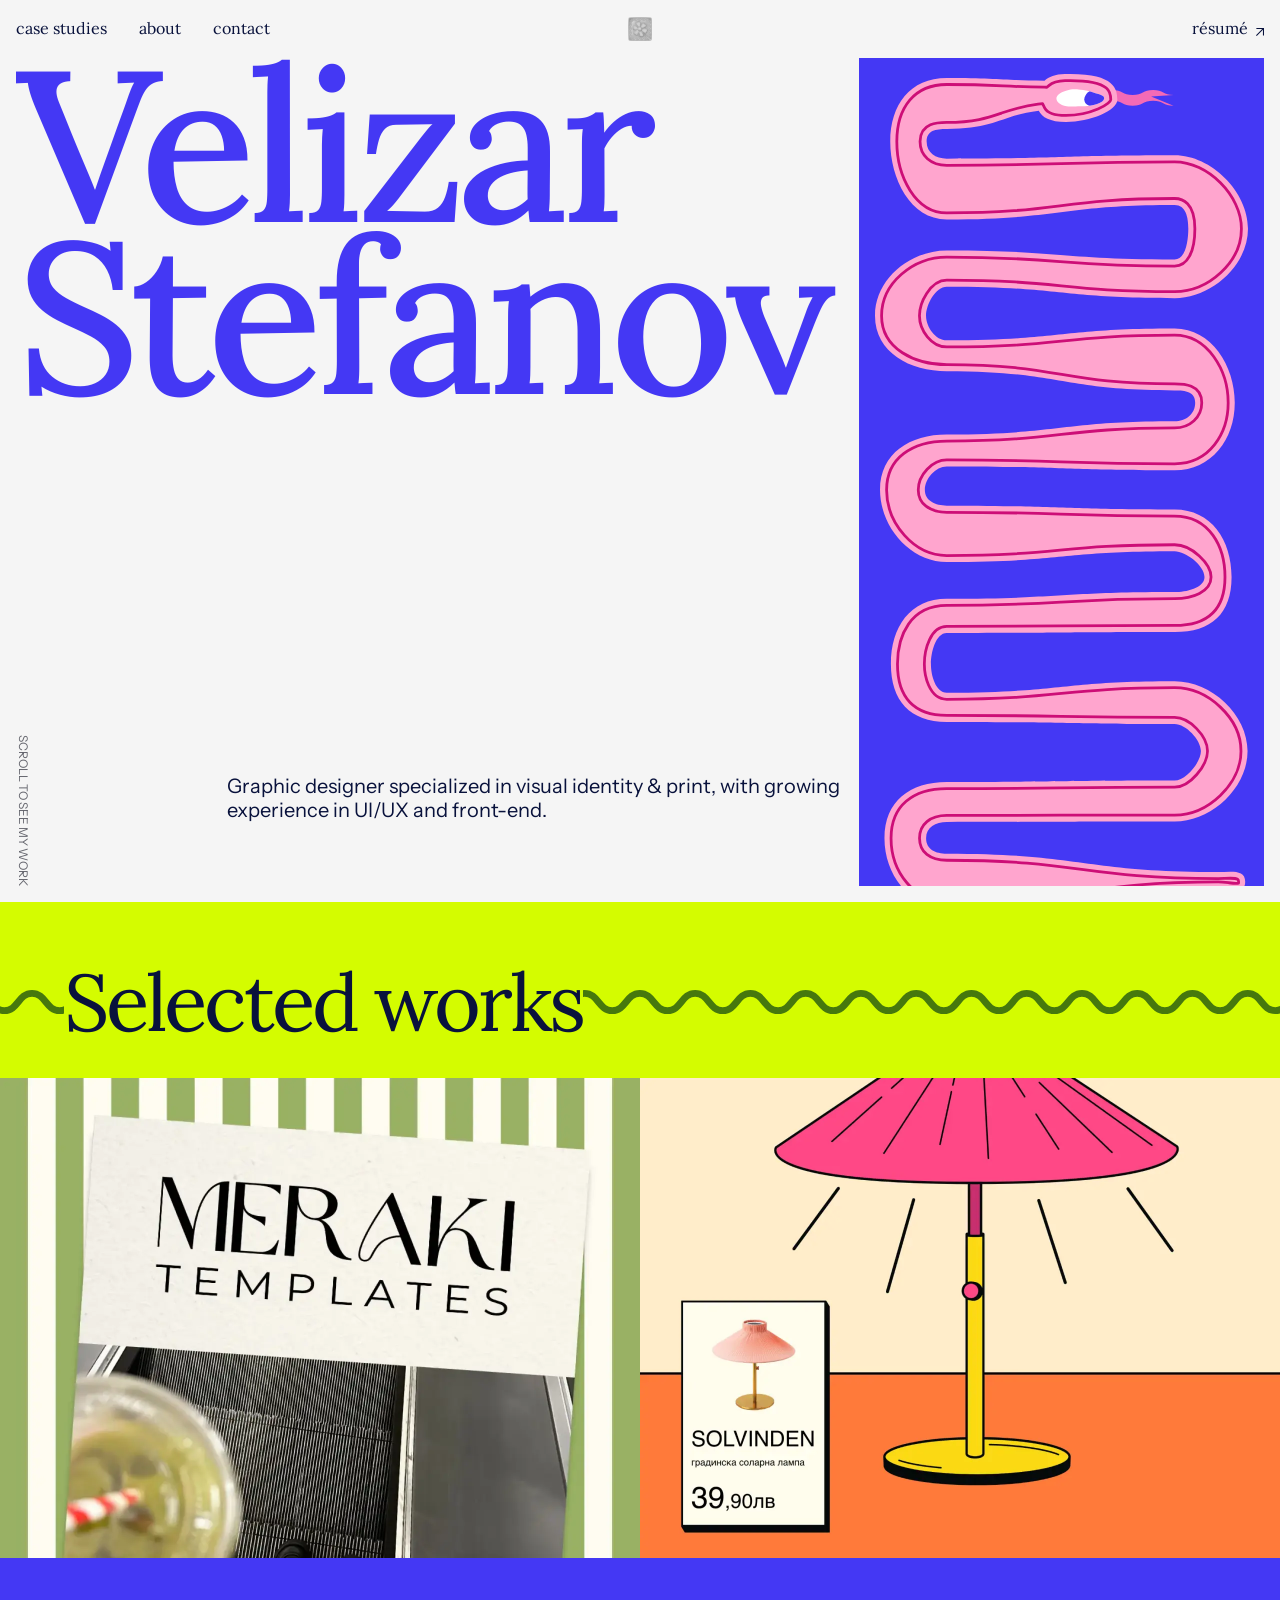
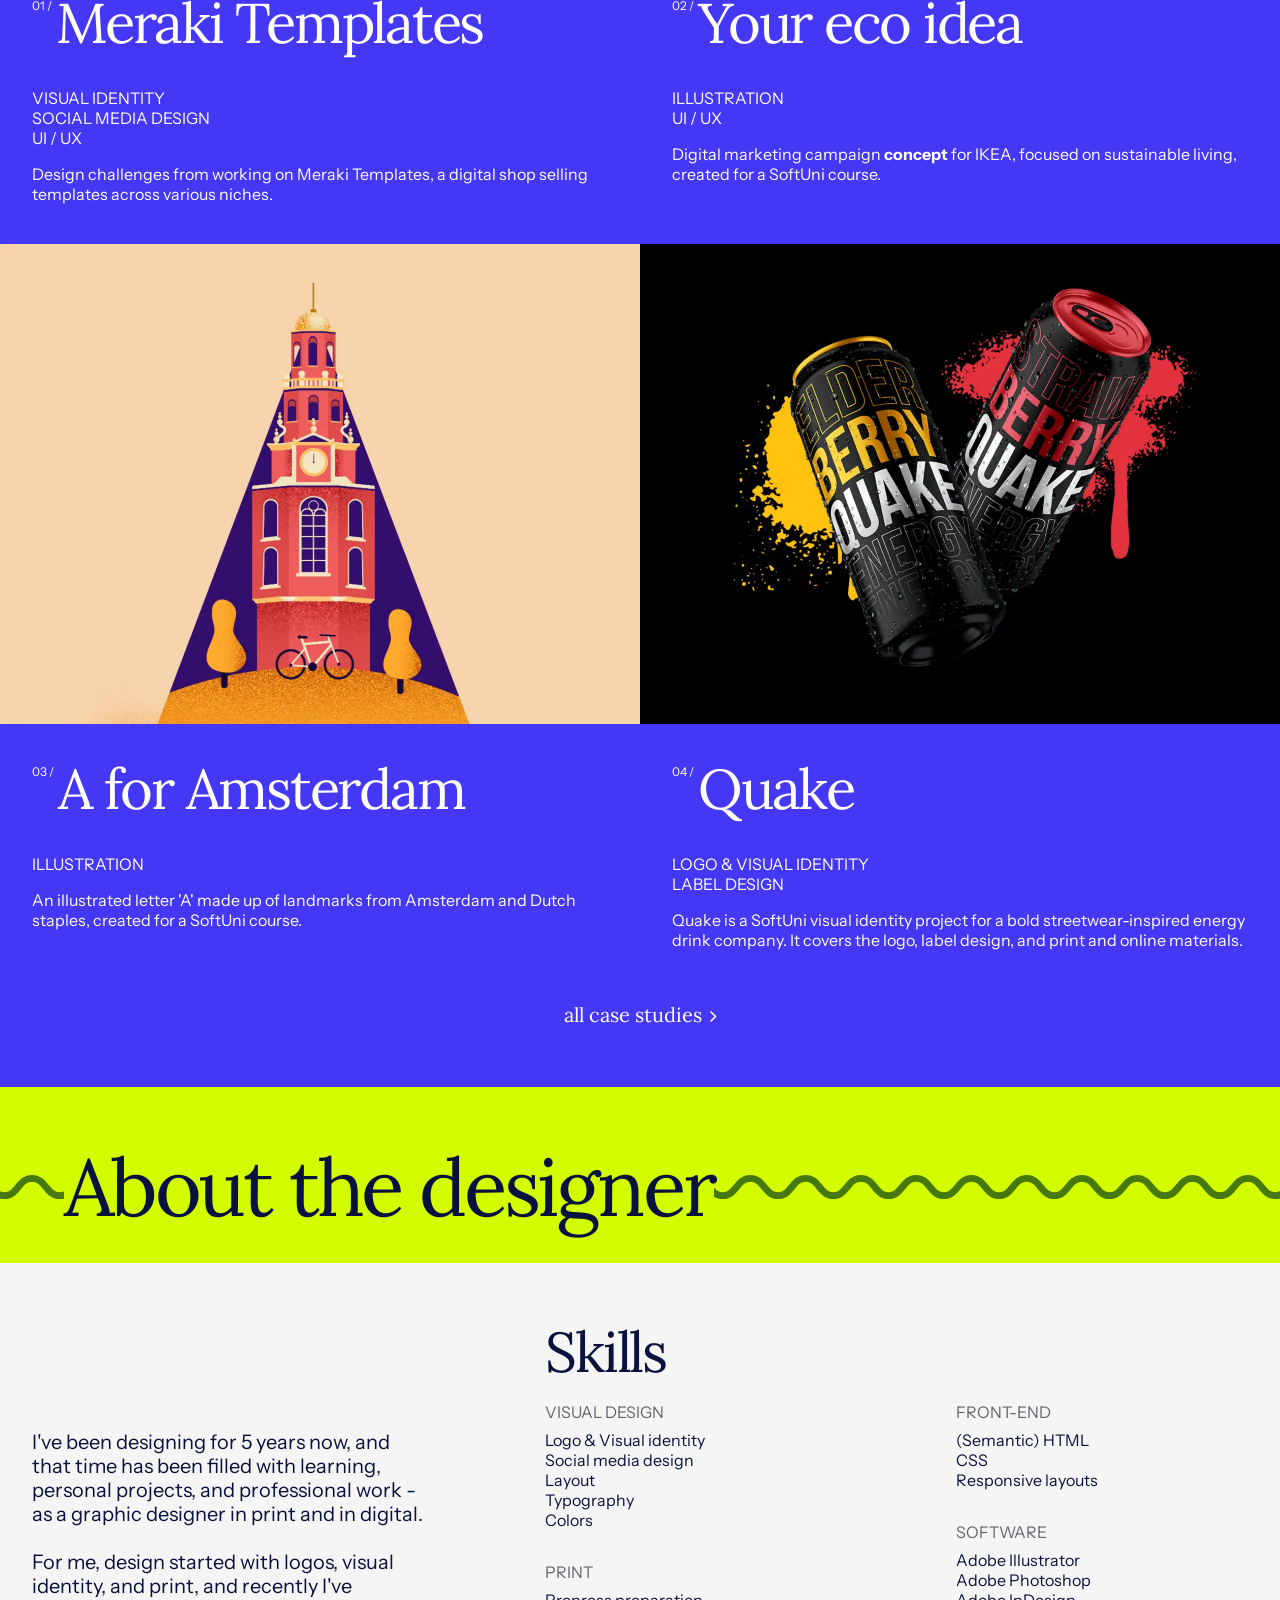
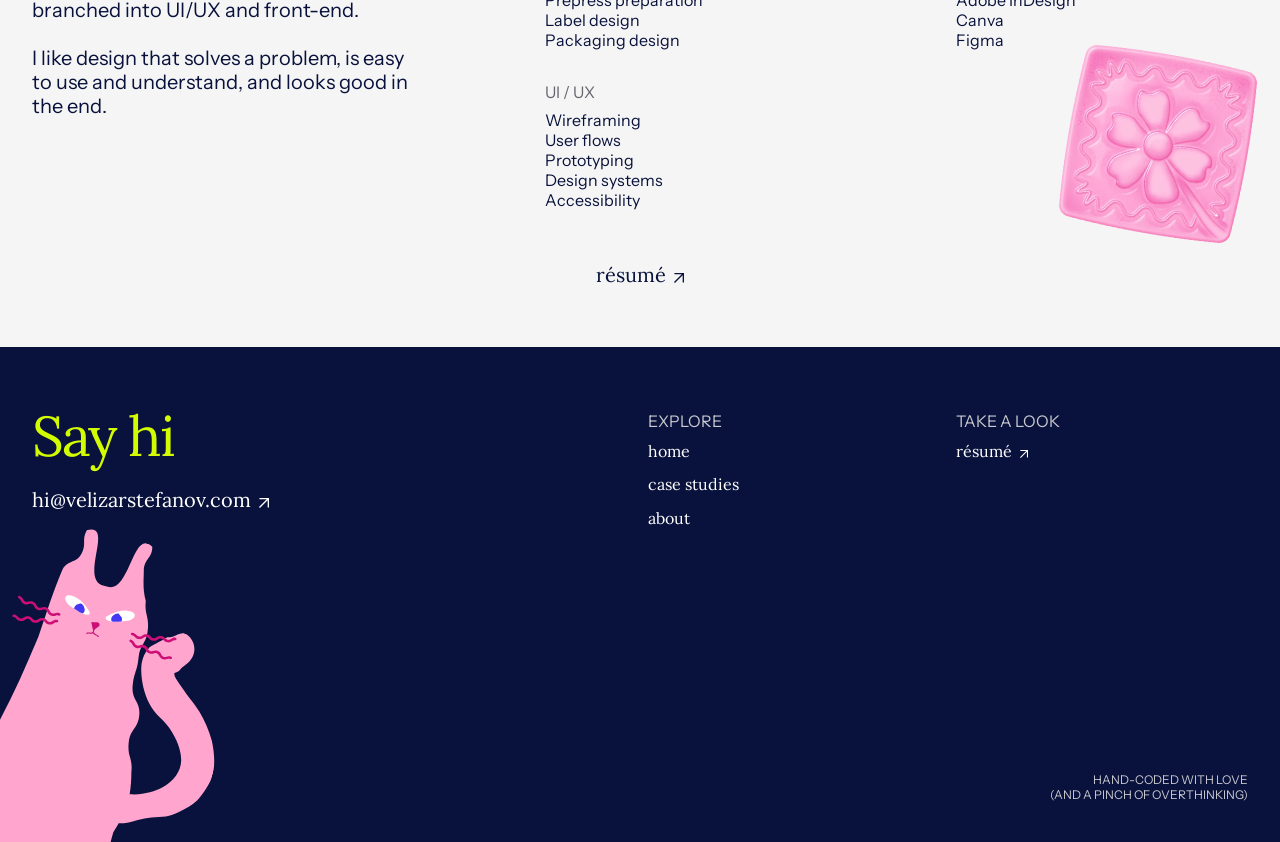
<file: index.html>
<!doctype html>
<html lang="en">
  <head>
    <meta charset="UTF-8" />
    <meta name="viewport" content="width=device-width, initial-scale=1.0" />

    <link rel="stylesheet" href="/global.css" />
    <link rel="stylesheet" href="/index.css" />

    <link rel="preconnect" href="https://fonts.googleapis.com" />
    <link rel="preconnect" href="https://fonts.gstatic.com" crossorigin />
    <link
      href="https://fonts.googleapis.com/css2?family=Instrument+Sans:ital,wght@0,400..700;1,400..700&family=Lora:ital,wght@0,400..700;1,400..700&display=swap"
      rel="stylesheet"
    />

    <title>Velizar Stefanov</title>
    <link rel="icon" type="image/x-icon" href="favicon/favicon.ico" />
    <link
      rel="apple-touch-icon"
      sizes="180x180"
      href="/favicon/apple-touch-icon.png"
    />
    <link
      rel="icon"
      type="image/png"
      sizes="32x32"
      href="/favicon/favicon-32x32.png"
    />
    <link
      rel="icon"
      type="image/png"
      sizes="16x16"
      href="/favicon/favicon-16x16.png"
    />
    <link rel="manifest" href="/favicon/site.webmanifest" />

    <!--Umami analytics script-->
    <script
      defer
      src="https://cloud.umami.is/script.js"
      data-website-id="4d60d339-1a2b-4a92-abb1-0f9d5945f501"
    ></script>
  </head>
  <body>
    <nav>
      <ul class="nav-links nav-s">
        <li>
          <a class="bttn-links" href="/case-studies">case studies</a>
        </li>

        <li>
          <a class="bttn-links" href="/#about">about</a>
        </li>

        <li>
          <a class="bttn-links" href="#contact">contact</a>
        </li>
      </ul>
      <a href="/" class="nav-home bttn-home">
        <img src="/images/Ceramic Tile.webp" alt="home" />
      </a>
      <a
        class="nav-resume bttn-links-external nav-s"
        target="_blank"
        href="/velizar-stefanov_resume.pdf"
        >résumé
        <span class="sr-only">(opens in new tab)</span>
        <svg
          viewBox="0 0 10 10"
          height="10px"
          fill="currentColor"
          aria-hidden="true"
          xmlns="http://www.w3.org/2000/svg"
        >
          <path
            d="M10 9.52991H8.67025V2.26993L0.940178 10L0 9.05982L7.73007 1.32976H0.470089V0H10V9.52991Z"
          />
        </svg>
      </a>
    </nav>
    <header class="hero">
      <div class="hero-title">
        <h1 class="h-xl">
          Velizar<br />
          Stefanov
        </h1>
      </div>
      <div class="hero-snake">
        <div>
          <img src="/images/Pink Snake.svg" alt="" />
        </div>
      </div>
      <p class="hero-description p-l">
        Graphic designer specialized in visual identity & print, with growing
        experience in UI/UX and front-end.
      </p>
      <span class="hero-scroll p-xs">Scroll to see my work</span>
    </header>
    <main>
      <section class="work">
        <div class="section-title">
          <h2 class="h-l">Selected works</h2>
          <svg
            viewBox="0 0 6198 28"
            fill="none"
            stroke="currentColor"
            aria-hidden="true"
            xmlns="http://www.w3.org/2000/svg"
          >
            <path
              d="M6193.06 4.00021C6176.93 4.00021 6176.95 24 6160.83 24C6144.7 24 6144.7 4.00021 6128.59 4.00021C6112.47 4.00021 6112.49 24 6096.36 24C6080.23 24 6080.23 4.00021 6064.12 4.00021C6048 4.00021 6048.01 24 6031.89 24C6015.76 24 6015.76 4.00021 5999.65 4.00021C5983.53 4.00021 5983.55 24 5967.42 24C5951.29 24 5951.29 4.00021 5935.18 4.00021C5919.06 4.00021 5919.08 24 5902.95 24C5886.82 24 5886.82 4.00021 5870.72 4.00021C5854.59 4.00021 5854.61 24 5838.48 24C5822.35 24 5822.35 4.00021 5806.25 4.00021C5790.12 4.00021 5790.14 24 5774.01 24C5757.88 24 5757.88 4.00021 5741.78 4.00021C5725.65 4.00021 5725.67 24 5709.54 24C5693.42 24 5693.42 4.00021 5677.31 4.00021C5661.18 4.00021 5661.2 24 5645.07 24C5628.95 24 5628.95 4.00021 5612.84 4.00021C5596.71 4.00021 5596.73 24 5580.61 24C5564.48 24 5564.48 4.00021 5548.37 4.00021C5532.24 4.00021 5532.26 24 5516.14 24C5500.01 24 5500.01 4.00021 5483.9 4.00021C5467.78 4.00021 5467.79 24 5451.67 24C5435.54 24 5435.53 4 5419.43 4C5403.3 4 5403.32 24 5387.19 24C5371.06 24 5371.06 4.00008 5354.96 4.00008C5338.83 4.00008 5338.85 24 5322.72 24C5306.6 24 5306.6 4.00008 5290.49 4.00008C5274.36 4.00008 5274.38 24 5258.25 24C5242.13 24 5242.13 4.00008 5226.02 4.00008C5209.89 4.00008 5209.91 24 5193.78 24C5177.66 24 5177.66 4.00008 5161.55 4.00008C5145.42 4.00008 5145.44 24 5129.32 24C5113.19 24 5113.19 4.00008 5097.08 4.00008C5080.95 4.00008 5080.97 24 5064.85 24C5048.72 24 5048.72 4.00008 5032.61 4.00008C5016.48 4.00008 5016.5 24 5000.38 24C4984.25 24 4984.25 4.00008 4968.14 4.00008C4952.02 4.00008 4952.03 24 4935.91 24C4919.78 24 4919.78 4.00008 4903.67 4.00008C4887.55 4.00008 4887.56 24 4871.44 24C4855.31 24 4855.31 4.00008 4839.2 4.00008C4823.08 4.00008 4823.09 24 4806.97 24C4790.84 24 4790.84 4.00008 4774.73 4.00008C4758.61 4.00008 4758.63 24 4742.5 24C4726.37 24 4726.37 4.00008 4710.26 4.00008C4694.14 4.00008 4694.16 24 4678.03 24C4661.9 24 4661.9 4.00047 4645.79 4.00047C4629.67 4.00047 4629.69 24.0004 4613.56 24.0004C4597.43 24.0004 4597.43 4.00047 4581.32 4.00047C4565.2 4.00047 4565.22 24.0004 4549.09 24.0004C4532.96 24.0004 4532.96 4.00047 4516.86 4.00047C4500.73 4.00047 4500.75 24.0004 4484.62 24.0004C4468.49 24.0004 4468.49 4.00047 4452.39 4.00047C4436.26 4.00047 4436.28 24.0004 4420.15 24.0004C4404.03 24.0004 4404.02 4.00047 4387.92 4.00047C4371.79 4.00047 4371.81 24.0004 4355.68 24.0004C4339.56 24.0004 4339.56 4.00047 4323.45 4.00047C4307.32 4.00047 4307.34 24.0004 4291.21 24.0004C4275.09 24.0004 4275.09 4.00047 4258.98 4.00047C4242.85 4.00047 4242.87 24.0004 4226.74 24.0004C4210.62 24.0004 4210.62 4.00047 4194.51 4.00047C4178.38 4.00047 4178.4 24.0004 4162.28 24.0004C4146.15 24.0004 4146.15 4.00047 4130.04 4.00047C4113.91 4.00047 4113.93 24.0004 4097.81 24.0004C4081.68 24.0004 4081.68 4.00047 4065.57 4.00047C4049.45 4.00047 4049.46 24.0004 4033.34 24.0004C4017.21 24.0004 4017.21 4.00047 4001.1 4.00047C3984.98 4.00047 3984.99 24.0004 3968.87 24.0004C3952.74 24.0004 3952.74 4.00047 3936.63 4.00047C3920.51 4.00047 3920.52 24.0004 3904.4 24.0004C3888.27 24.0004 3888.27 4.00026 3872.16 4.00026C3856.03 4.00026 3856.05 24.0003 3839.92 24.0003C3823.8 24.0003 3823.8 4.00034 3807.69 4.00034C3791.56 4.00034 3791.58 24.0003 3775.45 24.0003C3759.33 24.0003 3759.33 4.00034 3743.22 4.00034C3727.09 4.00034 3727.11 24.0003 3710.99 24.0003C3694.86 24.0003 3694.86 4.00034 3678.75 4.00034C3662.62 4.00034 3662.64 24.0003 3646.52 24.0003C3630.39 24.0003 3630.39 4.00034 3614.28 4.00034C3598.15 4.00034 3598.17 24.0003 3582.05 24.0003C3565.92 24.0003 3565.92 4.00034 3549.81 4.00034C3533.69 4.00034 3533.7 24.0003 3517.58 24.0003C3501.45 24.0003 3501.45 4.00034 3485.34 4.00034C3469.22 4.00034 3469.24 24.0003 3453.11 24.0003C3436.98 24.0003 3436.98 4.00034 3420.87 4.00034C3404.75 4.00034 3404.77 24.0003 3388.64 24.0003C3372.51 24.0003 3372.51 4.00034 3356.41 4.00034C3340.28 4.00034 3340.3 24.0003 3324.17 24.0003C3308.04 24.0003 3308.04 4.00034 3291.94 4.00034C3275.81 4.00034 3275.83 24.0003 3259.7 24.0003C3243.58 24.0003 3243.57 4.00034 3227.47 4.00034C3211.34 4.00034 3211.36 24.0003 3195.23 24.0003C3179.11 24.0003 3179.11 4.00034 3163 4.00034C3146.87 4.00034 3146.89 24.0003 3130.76 24.0003C3114.64 24.0003 3114.64 4.00034 3098.53 4.00034C3082.4 4.00034 3082.42 24.0004 3066.3 24.0004C3050.17 24.0004 3050.17 4.00055 3034.06 4.00055C3017.93 4.00055 3017.95 24.0004 3001.83 24.0004C2985.7 24.0004 2985.7 4.00055 2969.59 4.00055C2953.47 4.00055 2953.48 24.0004 2937.36 24.0004C2921.23 24.0004 2921.23 4.00055 2905.12 4.00055C2889 4.00055 2889.01 24.0004 2872.89 24.0004C2856.76 24.0004 2856.76 4.00055 2840.65 4.00055C2824.53 4.00055 2824.55 24.0004 2808.42 24.0004C2792.29 24.0004 2792.29 4.00055 2776.18 4.00055C2760.06 4.00055 2760.08 24.0004 2743.95 24.0004C2727.82 24.0004 2727.82 4.00055 2711.71 4.00055C2695.59 4.00055 2695.61 24.0004 2679.48 24.0004C2663.35 24.0004 2663.35 4.00055 2647.25 4.00055C2631.12 4.00055 2631.14 24.0004 2615.01 24.0004C2598.88 24.0004 2598.88 4.00055 2582.78 4.00055C2566.65 4.00055 2566.67 24.0004 2550.54 24.0004C2534.42 24.0004 2534.42 4.00055 2518.31 4.00055C2502.18 4.00055 2502.2 24.0004 2486.07 24.0004C2469.95 24.0004 2469.95 4.00055 2453.84 4.00055C2437.71 4.00055 2437.73 24.0004 2421.61 24.0004C2405.48 24.0004 2405.48 4.00055 2389.37 4.00055C2373.24 4.00055 2373.26 24.0004 2357.14 24.0004C2341.01 24.0004 2341 4.00034 2324.9 4.00034C2308.77 4.00034 2308.79 24.0003 2292.66 24.0003C2276.53 24.0003 2276.53 4.00042 2260.43 4.00042C2244.3 4.00042 2244.32 24.0003 2228.19 24.0003C2212.07 24.0003 2212.07 4.00042 2195.96 4.00042C2179.83 4.00042 2179.85 24.0003 2163.72 24.0003C2147.6 24.0003 2147.59 4.00042 2131.49 4.00042C2115.36 4.00042 2115.38 24.0003 2099.25 24.0003C2083.13 24.0003 2083.13 4.00042 2067.02 4.00042C2050.89 4.00042 2050.91 24.0003 2034.78 24.0003C2018.66 24.0003 2018.66 4.00042 2002.55 4.00042C1986.42 4.00042 1986.44 24.0003 1970.32 24.0003C1954.19 24.0003 1954.19 4.00042 1938.08 4.00042C1921.95 4.00042 1921.97 24.0003 1905.85 24.0003C1889.72 24.0003 1889.72 4.00042 1873.61 4.00042C1857.48 4.00042 1857.5 24.0003 1841.38 24.0003C1825.25 24.0003 1825.25 4.00042 1809.14 4.00042C1793.02 4.00042 1793.03 24.0003 1776.91 24.0003C1760.78 24.0003 1760.78 4.00042 1744.67 4.00042C1728.55 4.00042 1728.57 24.0003 1712.44 24.0003C1696.31 24.0003 1696.31 4.00042 1680.2 4.00042C1664.08 4.00042 1664.1 24.0003 1647.97 24.0003C1631.84 24.0003 1631.84 4.00042 1615.74 4.00042C1599.61 4.00042 1599.63 24.0003 1583.5 24.0003C1567.37 24.0003 1567.37 4.00081 1551.26 4.00081C1535.14 4.00081 1535.16 24.0007 1519.03 24.0007C1502.9 24.0007 1502.9 4.00081 1486.8 4.00081C1470.67 4.00081 1470.69 24.0007 1454.56 24.0007C1438.43 24.0007 1438.43 4.00081 1422.33 4.00081C1406.2 4.00081 1406.22 24.0007 1390.09 24.0007C1373.96 24.0007 1373.96 4.00081 1357.86 4.00081C1341.73 4.00081 1341.75 24.0007 1325.62 24.0007C1309.5 24.0007 1309.5 4.00081 1293.39 4.00081C1277.26 4.00081 1277.28 24.0007 1261.15 24.0007C1245.03 24.0007 1245.03 4.00081 1228.92 4.00081C1212.79 4.00081 1212.81 24.0007 1196.68 24.0007C1180.56 24.0007 1180.56 4.00081 1164.45 4.00081C1148.32 4.00081 1148.34 24.0007 1132.21 24.0007C1116.09 24.0007 1116.09 4.00081 1099.98 4.00081C1083.85 4.00081 1083.87 24.0007 1067.75 24.0007C1051.62 24.0007 1051.62 4.00081 1035.51 4.00081C1019.38 4.00081 1019.4 24.0007 1003.28 24.0007C987.151 24.0007 987.151 4.00081 971.043 4.00081C954.917 4.00081 954.935 24.0007 938.809 24.0007C922.682 24.0007 922.682 4.00081 906.574 4.00081C890.448 4.00081 890.467 24.0007 874.34 24.0007C858.214 24.0007 858.214 4.00081 842.106 4.00081C825.979 4.00081 825.997 24.0007 809.871 24.0007C793.744 24.0007 793.737 4.0006 777.63 4.0006C761.503 4.0006 761.522 24.0007 745.395 24.0007C729.269 24.0007 729.269 4.00068 713.161 4.00068C697.034 4.00068 697.053 24.0007 680.927 24.0007C664.8 24.0007 664.8 4.00068 648.692 4.00068C632.565 4.00068 632.583 24.0007 616.457 24.0007C600.33 24.0007 600.33 4.00068 584.222 4.00068C568.095 4.00068 568.114 24.0007 551.988 24.0007C535.861 24.0007 535.861 4.00068 519.753 4.00068C503.626 4.00068 503.645 24.0007 487.519 24.0007C471.392 24.0007 471.392 4.00068 455.284 4.00068C439.158 4.00068 439.176 24.0007 423.049 24.0007C406.922 24.0007 406.922 4.00068 390.815 4.00068C374.688 4.00068 374.707 24.0007 358.58 24.0007C342.454 24.0007 342.454 4.00068 326.346 4.00068C310.219 4.00068 310.238 24.0007 294.111 24.0007C277.985 24.0007 277.985 4.00068 261.877 4.00068C245.75 4.00068 245.768 24.0007 229.642 24.0007C213.515 24.0007 213.515 4.00068 197.407 4.00068C181.28 4.00068 181.299 24.0007 165.173 24.0007C149.046 24.0007 149.046 4.00068 132.938 4.00068C116.812 4.00068 116.831 24.0007 100.704 24.0007C84.5772 24.0007 84.5772 4.00068 68.4695 4.00068C52.3428 4.00068 52.3609 24.0007 36.2343 24.0007C20.1076 24.0007 20.1076 4.00068 3.99988 4.00068"
              stroke-miterlimit="10"
              stroke-linecap="round"
            />
          </svg>
        </div>
        <ul class="work-grid">
          <li>
            <article class="cs_grid">
              <img
                class="cover"
                src="/images/Meraki - cover.webp"
                alt="A photo card with the Meraki Templates logo on it."
                loading="lazy"
              />
              <div class="details">
                <a class="title" href="/case-studies/meraki-templates">
                  <span class="counter p-xs" aria-hidden="true"></span>
                  <h3 class="h-m">Meraki Templates</h3>
                </a>
                <div class="description">
                  <dl class="p-s-sans">
                    <dt class="sr-only">Skills</dt>
                    <dd>Visual identity</dd>
                    <dd>Social media design</dd>
                    <dd>UI / UX</dd>
                  </dl>
                  <p class="p-s-sans">
                    Design challenges from working on Meraki Templates, a
                    digital shop selling templates across various niches.
                  </p>
                </div>
              </div>
            </article>
          </li>
          <li>
            <article class="cs_grid">
              <img
                class="cover"
                src="/images/Eco idea - cover.webp"
                alt="Illustration of a pink garden solar lamp beside a product card."
                loading="lazy"
              />
              <div class="details">
                <a class="title" href="/case-studies/your-eco-idea">
                  <span class="counter p-xs" aria-hidden="true"></span>
                  <h3 class="h-m">Your eco idea</h3>
                </a>
                <div class="description">
                  <dl class="p-s-sans">
                    <dt class="sr-only">Skills</dt>
                    <dd>Illustration</dd>
                    <dd>UI / UX</dd>
                  </dl>
                  <p class="p-s-sans">
                    Digital marketing campaign <strong>concept</strong> for
                    IKEA, focused on sustainable living, created for a SoftUni
                    course.
                  </p>
                </div>
              </div>
            </article>
          </li>
          <li>
            <article class="cs_grid">
              <img
                class="cover"
                src="/images/A for Amsterdam - cover.webp"
                alt="Illustration of the Montelbaanstoren clock tower in Amsterdam, with a bicycle and two trees at its base."
                loading="lazy"
              />
              <div class="details">
                <a class="title" href="/case-studies/a-for-amsterdam">
                  <span class="counter p-xs" aria-hidden="true"></span>
                  <h3 class="h-m">A for Amsterdam</h3>
                </a>
                <div class="description">
                  <dl class="p-s-sans">
                    <dt class="sr-only">Skills</dt>
                    <dd>Illustration</dd>
                  </dl>
                  <p class="p-s-sans">
                    An illustrated letter 'A' made up of landmarks from
                    Amsterdam and Dutch staples, created for a SoftUni course.
                  </p>
                </div>
              </div>
            </article>
          </li>
          <li>
            <article class="cs_grid">
              <img
                class="cover"
                src="/images/Quake - cover.webp"
                alt="Quake energy drink cans in Elderberry (yellow) and Strawberry (red) flavors, tilted against paint splatters."
                loading="lazy"
              />
              <div class="details">
                <a class="title" href="/case-studies/quake">
                  <span class="counter p-xs" aria-hidden="true"></span>
                  <h3 class="h-m">Quake</h3>
                </a>
                <div class="description">
                  <dl class="p-s-sans">
                    <dt class="sr-only">Skills</dt>
                    <dd>Logo & Visual identity</dd>
                    <dd>Label design</dd>
                  </dl>
                  <p class="p-s-sans">
                    Quake is a SoftUni visual identity project for a bold
                    streetwear-inspired energy drink company. It covers the
                    logo, label design, and print and online materials.
                  </p>
                </div>
              </div>
            </article>
          </li>
        </ul>
        <a class="work-button bttn-primary nav-l" href="/case-studies"
          >all case studies
          <svg
            viewBox="0 0 7 12"
            height="10px"
            fill="currentColor"
            aria-hidden="true"
            xmlns="http://www.w3.org/2000/svg"
          >
            <path
              d="M6.59082 5.53027L1.06055 11.0605L0 10L4.46973 5.53027L0 1.06055L1.06055 0L6.59082 5.53027Z"
            />
          </svg>
        </a>
      </section>
      <section class="about" id="about">
        <div class="section-title">
          <h2 class="h-l">About the designer</h2>
          <svg
            viewBox="0 0 6198 28"
            fill="none"
            stroke="currentColor"
            aria-hidden="true"
            xmlns="http://www.w3.org/2000/svg"
          >
            <path
              d="M6193.06 4.00021C6176.93 4.00021 6176.95 24 6160.83 24C6144.7 24 6144.7 4.00021 6128.59 4.00021C6112.47 4.00021 6112.49 24 6096.36 24C6080.23 24 6080.23 4.00021 6064.12 4.00021C6048 4.00021 6048.01 24 6031.89 24C6015.76 24 6015.76 4.00021 5999.65 4.00021C5983.53 4.00021 5983.55 24 5967.42 24C5951.29 24 5951.29 4.00021 5935.18 4.00021C5919.06 4.00021 5919.08 24 5902.95 24C5886.82 24 5886.82 4.00021 5870.72 4.00021C5854.59 4.00021 5854.61 24 5838.48 24C5822.35 24 5822.35 4.00021 5806.25 4.00021C5790.12 4.00021 5790.14 24 5774.01 24C5757.88 24 5757.88 4.00021 5741.78 4.00021C5725.65 4.00021 5725.67 24 5709.54 24C5693.42 24 5693.42 4.00021 5677.31 4.00021C5661.18 4.00021 5661.2 24 5645.07 24C5628.95 24 5628.95 4.00021 5612.84 4.00021C5596.71 4.00021 5596.73 24 5580.61 24C5564.48 24 5564.48 4.00021 5548.37 4.00021C5532.24 4.00021 5532.26 24 5516.14 24C5500.01 24 5500.01 4.00021 5483.9 4.00021C5467.78 4.00021 5467.79 24 5451.67 24C5435.54 24 5435.53 4 5419.43 4C5403.3 4 5403.32 24 5387.19 24C5371.06 24 5371.06 4.00008 5354.96 4.00008C5338.83 4.00008 5338.85 24 5322.72 24C5306.6 24 5306.6 4.00008 5290.49 4.00008C5274.36 4.00008 5274.38 24 5258.25 24C5242.13 24 5242.13 4.00008 5226.02 4.00008C5209.89 4.00008 5209.91 24 5193.78 24C5177.66 24 5177.66 4.00008 5161.55 4.00008C5145.42 4.00008 5145.44 24 5129.32 24C5113.19 24 5113.19 4.00008 5097.08 4.00008C5080.95 4.00008 5080.97 24 5064.85 24C5048.72 24 5048.72 4.00008 5032.61 4.00008C5016.48 4.00008 5016.5 24 5000.38 24C4984.25 24 4984.25 4.00008 4968.14 4.00008C4952.02 4.00008 4952.03 24 4935.91 24C4919.78 24 4919.78 4.00008 4903.67 4.00008C4887.55 4.00008 4887.56 24 4871.44 24C4855.31 24 4855.31 4.00008 4839.2 4.00008C4823.08 4.00008 4823.09 24 4806.97 24C4790.84 24 4790.84 4.00008 4774.73 4.00008C4758.61 4.00008 4758.63 24 4742.5 24C4726.37 24 4726.37 4.00008 4710.26 4.00008C4694.14 4.00008 4694.16 24 4678.03 24C4661.9 24 4661.9 4.00047 4645.79 4.00047C4629.67 4.00047 4629.69 24.0004 4613.56 24.0004C4597.43 24.0004 4597.43 4.00047 4581.32 4.00047C4565.2 4.00047 4565.22 24.0004 4549.09 24.0004C4532.96 24.0004 4532.96 4.00047 4516.86 4.00047C4500.73 4.00047 4500.75 24.0004 4484.62 24.0004C4468.49 24.0004 4468.49 4.00047 4452.39 4.00047C4436.26 4.00047 4436.28 24.0004 4420.15 24.0004C4404.03 24.0004 4404.02 4.00047 4387.92 4.00047C4371.79 4.00047 4371.81 24.0004 4355.68 24.0004C4339.56 24.0004 4339.56 4.00047 4323.45 4.00047C4307.32 4.00047 4307.34 24.0004 4291.21 24.0004C4275.09 24.0004 4275.09 4.00047 4258.98 4.00047C4242.85 4.00047 4242.87 24.0004 4226.74 24.0004C4210.62 24.0004 4210.62 4.00047 4194.51 4.00047C4178.38 4.00047 4178.4 24.0004 4162.28 24.0004C4146.15 24.0004 4146.15 4.00047 4130.04 4.00047C4113.91 4.00047 4113.93 24.0004 4097.81 24.0004C4081.68 24.0004 4081.68 4.00047 4065.57 4.00047C4049.45 4.00047 4049.46 24.0004 4033.34 24.0004C4017.21 24.0004 4017.21 4.00047 4001.1 4.00047C3984.98 4.00047 3984.99 24.0004 3968.87 24.0004C3952.74 24.0004 3952.74 4.00047 3936.63 4.00047C3920.51 4.00047 3920.52 24.0004 3904.4 24.0004C3888.27 24.0004 3888.27 4.00026 3872.16 4.00026C3856.03 4.00026 3856.05 24.0003 3839.92 24.0003C3823.8 24.0003 3823.8 4.00034 3807.69 4.00034C3791.56 4.00034 3791.58 24.0003 3775.45 24.0003C3759.33 24.0003 3759.33 4.00034 3743.22 4.00034C3727.09 4.00034 3727.11 24.0003 3710.99 24.0003C3694.86 24.0003 3694.86 4.00034 3678.75 4.00034C3662.62 4.00034 3662.64 24.0003 3646.52 24.0003C3630.39 24.0003 3630.39 4.00034 3614.28 4.00034C3598.15 4.00034 3598.17 24.0003 3582.05 24.0003C3565.92 24.0003 3565.92 4.00034 3549.81 4.00034C3533.69 4.00034 3533.7 24.0003 3517.58 24.0003C3501.45 24.0003 3501.45 4.00034 3485.34 4.00034C3469.22 4.00034 3469.24 24.0003 3453.11 24.0003C3436.98 24.0003 3436.98 4.00034 3420.87 4.00034C3404.75 4.00034 3404.77 24.0003 3388.64 24.0003C3372.51 24.0003 3372.51 4.00034 3356.41 4.00034C3340.28 4.00034 3340.3 24.0003 3324.17 24.0003C3308.04 24.0003 3308.04 4.00034 3291.94 4.00034C3275.81 4.00034 3275.83 24.0003 3259.7 24.0003C3243.58 24.0003 3243.57 4.00034 3227.47 4.00034C3211.34 4.00034 3211.36 24.0003 3195.23 24.0003C3179.11 24.0003 3179.11 4.00034 3163 4.00034C3146.87 4.00034 3146.89 24.0003 3130.76 24.0003C3114.64 24.0003 3114.64 4.00034 3098.53 4.00034C3082.4 4.00034 3082.42 24.0004 3066.3 24.0004C3050.17 24.0004 3050.17 4.00055 3034.06 4.00055C3017.93 4.00055 3017.95 24.0004 3001.83 24.0004C2985.7 24.0004 2985.7 4.00055 2969.59 4.00055C2953.47 4.00055 2953.48 24.0004 2937.36 24.0004C2921.23 24.0004 2921.23 4.00055 2905.12 4.00055C2889 4.00055 2889.01 24.0004 2872.89 24.0004C2856.76 24.0004 2856.76 4.00055 2840.65 4.00055C2824.53 4.00055 2824.55 24.0004 2808.42 24.0004C2792.29 24.0004 2792.29 4.00055 2776.18 4.00055C2760.06 4.00055 2760.08 24.0004 2743.95 24.0004C2727.82 24.0004 2727.82 4.00055 2711.71 4.00055C2695.59 4.00055 2695.61 24.0004 2679.48 24.0004C2663.35 24.0004 2663.35 4.00055 2647.25 4.00055C2631.12 4.00055 2631.14 24.0004 2615.01 24.0004C2598.88 24.0004 2598.88 4.00055 2582.78 4.00055C2566.65 4.00055 2566.67 24.0004 2550.54 24.0004C2534.42 24.0004 2534.42 4.00055 2518.31 4.00055C2502.18 4.00055 2502.2 24.0004 2486.07 24.0004C2469.95 24.0004 2469.95 4.00055 2453.84 4.00055C2437.71 4.00055 2437.73 24.0004 2421.61 24.0004C2405.48 24.0004 2405.48 4.00055 2389.37 4.00055C2373.24 4.00055 2373.26 24.0004 2357.14 24.0004C2341.01 24.0004 2341 4.00034 2324.9 4.00034C2308.77 4.00034 2308.79 24.0003 2292.66 24.0003C2276.53 24.0003 2276.53 4.00042 2260.43 4.00042C2244.3 4.00042 2244.32 24.0003 2228.19 24.0003C2212.07 24.0003 2212.07 4.00042 2195.96 4.00042C2179.83 4.00042 2179.85 24.0003 2163.72 24.0003C2147.6 24.0003 2147.59 4.00042 2131.49 4.00042C2115.36 4.00042 2115.38 24.0003 2099.25 24.0003C2083.13 24.0003 2083.13 4.00042 2067.02 4.00042C2050.89 4.00042 2050.91 24.0003 2034.78 24.0003C2018.66 24.0003 2018.66 4.00042 2002.55 4.00042C1986.42 4.00042 1986.44 24.0003 1970.32 24.0003C1954.19 24.0003 1954.19 4.00042 1938.08 4.00042C1921.95 4.00042 1921.97 24.0003 1905.85 24.0003C1889.72 24.0003 1889.72 4.00042 1873.61 4.00042C1857.48 4.00042 1857.5 24.0003 1841.38 24.0003C1825.25 24.0003 1825.25 4.00042 1809.14 4.00042C1793.02 4.00042 1793.03 24.0003 1776.91 24.0003C1760.78 24.0003 1760.78 4.00042 1744.67 4.00042C1728.55 4.00042 1728.57 24.0003 1712.44 24.0003C1696.31 24.0003 1696.31 4.00042 1680.2 4.00042C1664.08 4.00042 1664.1 24.0003 1647.97 24.0003C1631.84 24.0003 1631.84 4.00042 1615.74 4.00042C1599.61 4.00042 1599.63 24.0003 1583.5 24.0003C1567.37 24.0003 1567.37 4.00081 1551.26 4.00081C1535.14 4.00081 1535.16 24.0007 1519.03 24.0007C1502.9 24.0007 1502.9 4.00081 1486.8 4.00081C1470.67 4.00081 1470.69 24.0007 1454.56 24.0007C1438.43 24.0007 1438.43 4.00081 1422.33 4.00081C1406.2 4.00081 1406.22 24.0007 1390.09 24.0007C1373.96 24.0007 1373.96 4.00081 1357.86 4.00081C1341.73 4.00081 1341.75 24.0007 1325.62 24.0007C1309.5 24.0007 1309.5 4.00081 1293.39 4.00081C1277.26 4.00081 1277.28 24.0007 1261.15 24.0007C1245.03 24.0007 1245.03 4.00081 1228.92 4.00081C1212.79 4.00081 1212.81 24.0007 1196.68 24.0007C1180.56 24.0007 1180.56 4.00081 1164.45 4.00081C1148.32 4.00081 1148.34 24.0007 1132.21 24.0007C1116.09 24.0007 1116.09 4.00081 1099.98 4.00081C1083.85 4.00081 1083.87 24.0007 1067.75 24.0007C1051.62 24.0007 1051.62 4.00081 1035.51 4.00081C1019.38 4.00081 1019.4 24.0007 1003.28 24.0007C987.151 24.0007 987.151 4.00081 971.043 4.00081C954.917 4.00081 954.935 24.0007 938.809 24.0007C922.682 24.0007 922.682 4.00081 906.574 4.00081C890.448 4.00081 890.467 24.0007 874.34 24.0007C858.214 24.0007 858.214 4.00081 842.106 4.00081C825.979 4.00081 825.997 24.0007 809.871 24.0007C793.744 24.0007 793.737 4.0006 777.63 4.0006C761.503 4.0006 761.522 24.0007 745.395 24.0007C729.269 24.0007 729.269 4.00068 713.161 4.00068C697.034 4.00068 697.053 24.0007 680.927 24.0007C664.8 24.0007 664.8 4.00068 648.692 4.00068C632.565 4.00068 632.583 24.0007 616.457 24.0007C600.33 24.0007 600.33 4.00068 584.222 4.00068C568.095 4.00068 568.114 24.0007 551.988 24.0007C535.861 24.0007 535.861 4.00068 519.753 4.00068C503.626 4.00068 503.645 24.0007 487.519 24.0007C471.392 24.0007 471.392 4.00068 455.284 4.00068C439.158 4.00068 439.176 24.0007 423.049 24.0007C406.922 24.0007 406.922 4.00068 390.815 4.00068C374.688 4.00068 374.707 24.0007 358.58 24.0007C342.454 24.0007 342.454 4.00068 326.346 4.00068C310.219 4.00068 310.238 24.0007 294.111 24.0007C277.985 24.0007 277.985 4.00068 261.877 4.00068C245.75 4.00068 245.768 24.0007 229.642 24.0007C213.515 24.0007 213.515 4.00068 197.407 4.00068C181.28 4.00068 181.299 24.0007 165.173 24.0007C149.046 24.0007 149.046 4.00068 132.938 4.00068C116.812 4.00068 116.831 24.0007 100.704 24.0007C84.5772 24.0007 84.5772 4.00068 68.4695 4.00068C52.3428 4.00068 52.3609 24.0007 36.2343 24.0007C20.1076 24.0007 20.1076 4.00068 3.99988 4.00068"
              stroke-miterlimit="10"
              stroke-linecap="round"
            />
          </svg>
        </div>
        <div class="about-grid">
          <p class="about-bio p-l">
            I've been designing for 5 years now, and that time has been filled
            with learning, personal projects, and professional work - as a
            graphic designer in print and in digital.<br /><br />

            For me, design started with logos, visual identity, and print, and
            recently I've branched into UI/UX and front-end.<br /><br />

            I like design that solves a problem, is easy to use and understand,
            and looks good in the end.
          </p>
          <h3 class="about-skills-title h-m">Skills</h3>
          <dl class="about-skills p-s-sans">
            <div class="skill-column">
              <div class="skill-group">
                <dt>Visual design</dt>
                <dd>Logo & Visual identity</dd>
                <dd>Social media design</dd>
                <dd>Layout</dd>
                <dd>Typography</dd>
                <dd>Colors</dd>
              </div>
              <div class="skill-group">
                <dt>Print</dt>
                <dd>Prepress preparation</dd>
                <dd>Label design</dd>
                <dd>Packaging design</dd>
              </div>
              <div class="skill-group">
                <dt>UI / UX</dt>
                <dd>Wireframing</dd>
                <dd>User flows</dd>
                <dd>Prototyping</dd>
                <dd>Design systems</dd>
                <dd>Accessibility</dd>
              </div>
            </div>
            <div class="skill-column">
              <div class="skill-group">
                <dt>Front-end</dt>
                <dd>(Semantic) HTML</dd>
                <dd>CSS</dd>
                <dd>Responsive layouts</dd>
              </div>
              <div class="skill-group">
                <dt>Software</dt>
                <dd>Adobe Illustrator</dd>
                <dd>Adobe Photoshop</dd>
                <dd>Adobe InDesign</dd>
                <dd>Canva</dd>
                <dd>Figma</dd>
              </div>
            </div>
          </dl>
          <img src="/images/Ceramic Tile.webp" alt="" loading="lazy" />
        </div>
        <a
          class="about-button bttn-primary-external nav-l"
          target="_blank"
          href="/velizar-stefanov_resume.pdf"
          >résumé
          <span class="sr-only">(opens in new tab)</span>
          <svg
            viewBox="0 0 10 10"
            height="10px"
            fill="currentColor"
            aria-hidden="true"
            xmlns="http://www.w3.org/2000/svg"
          >
            <path
              d="M10 9.52991H8.67025V2.26993L0.940178 10L0 9.05982L7.73007 1.32976H0.470089V0H10V9.52991Z"
            />
          </svg>
        </a>
      </section>
    </main>
    <footer id="contact">
      <div class="footer-email">
        <h3 class="h-m">Say hi</h3>
        <a
          class="footer-email-button bttn-primary-external nav-l"
          href="mailto:hi@velizarstefanov.com"
          >hi@velizarstefanov.com
          <svg
            viewBox="0 0 10 10"
            height="10px"
            fill="currentColor"
            aria-hidden="true"
            xmlns="http://www.w3.org/2000/svg"
          >
            <path
              d="M10 9.52991H8.67025V2.26993L0.940178 10L0 9.05982L7.73007 1.32976H0.470089V0H10V9.52991Z"
            />
          </svg>
        </a>
      </div>
      <div class="footer-explore">
        <h4 class="p-s-sans">Explore</h4>
        <ul class="nav-s">
          <li>
            <a class="bttn-links-light" href="/">home</a>
          </li>
          <li>
            <a class="bttn-links-light" href="/case-studies">case studies</a>
          </li>
          <li>
            <a class="bttn-links-light" href="/#about">about</a>
          </li>
        </ul>
      </div>
      <div class="footer-resume">
        <h4 class="p-s-sans">Take a look</h4>
        <ul>
          <li>
            <a
              class="footer-resume-link bttn-links-external nav-s"
              target="_blank"
              href="/velizar-stefanov_resume.pdf"
              >résumé
              <span class="sr-only">(opens in new tab)</span>
              <svg
                viewBox="0 0 10 10"
                height="10px"
                fill="currentColor"
                aria-hidden="true"
                xmlns="http://www.w3.org/2000/svg"
              >
                <path
                  d="M10 9.52991H8.67025V2.26993L0.940178 10L0 9.05982L7.73007 1.32976H0.470089V0H10V9.52991Z"
                />
              </svg>
            </a>
          </li>
        </ul>
      </div>
      <img src="/images/Pink Cat.svg" alt="" loading="lazy" />
      <span class="footer-overthinking p-xs"
        >Hand-coded with love<br />(and a pinch of overthinking)</span
      >
    </footer>
  </body>
</html>
</file>
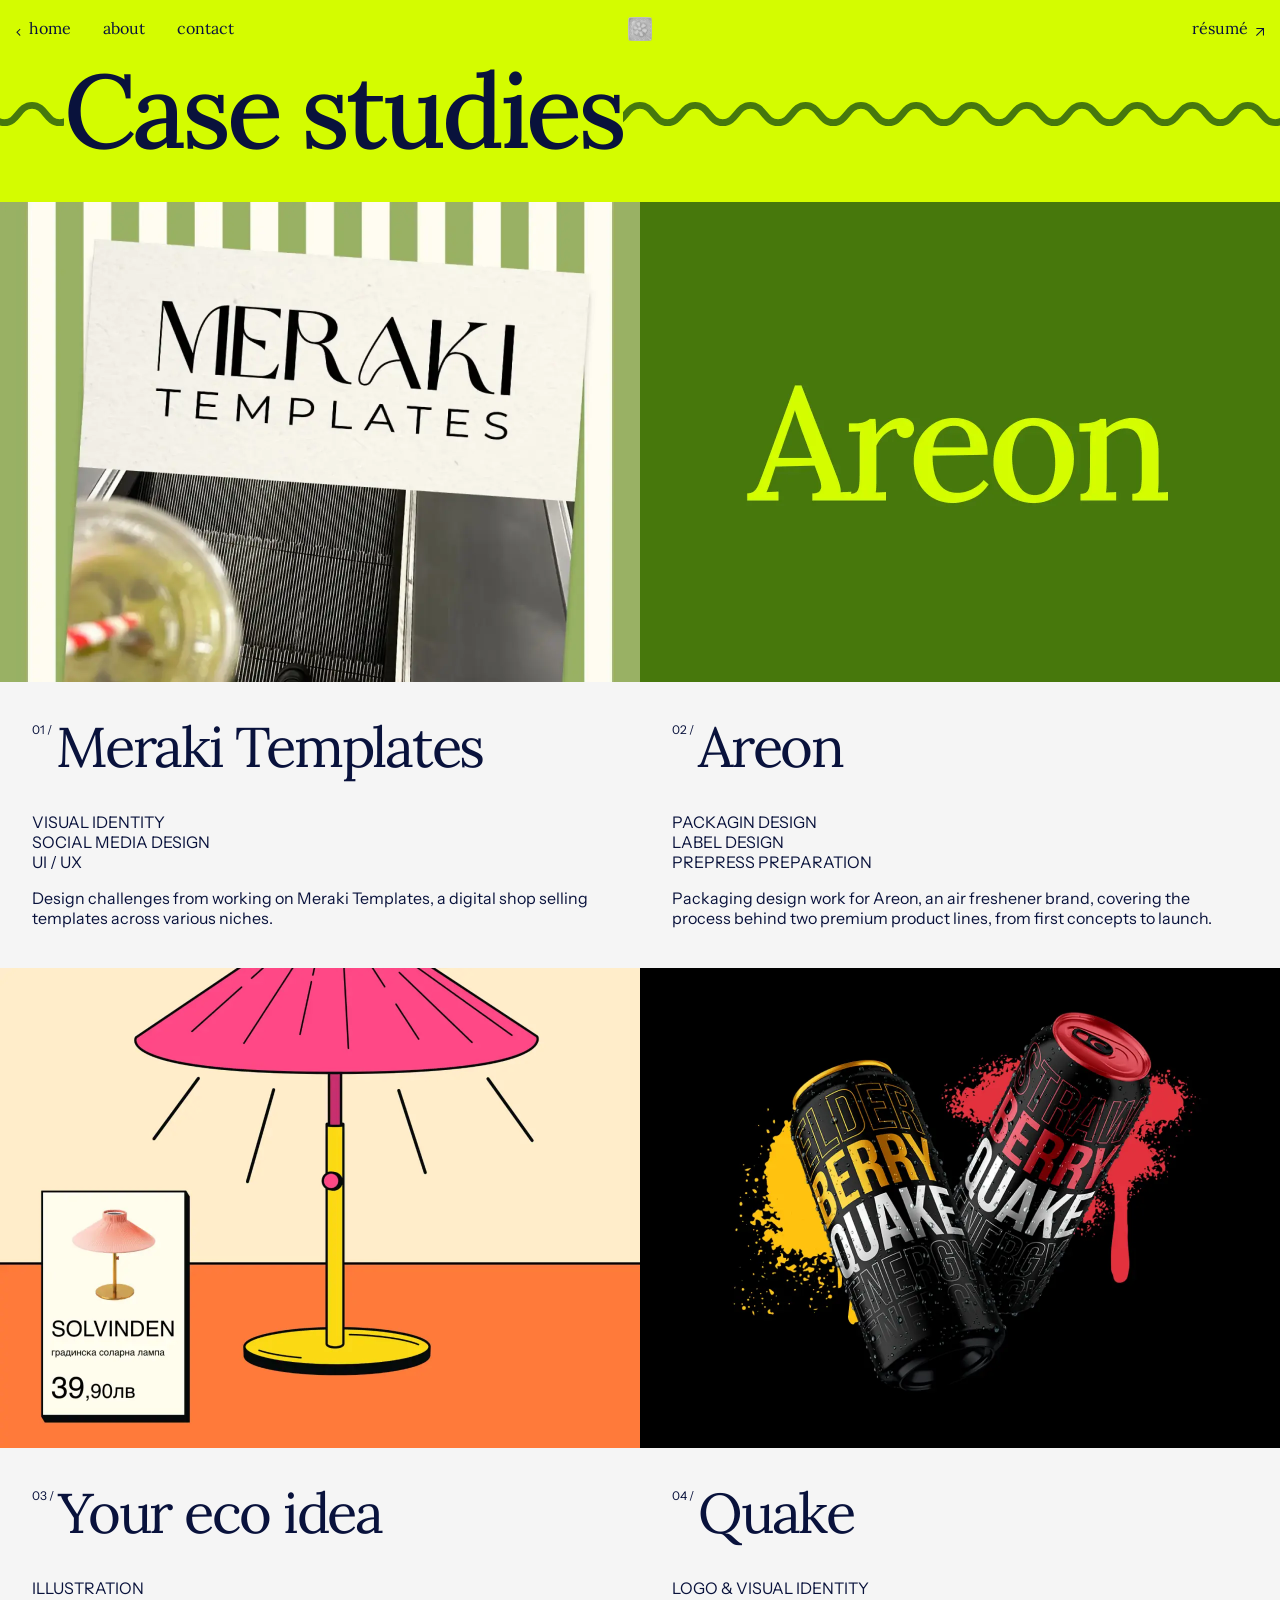
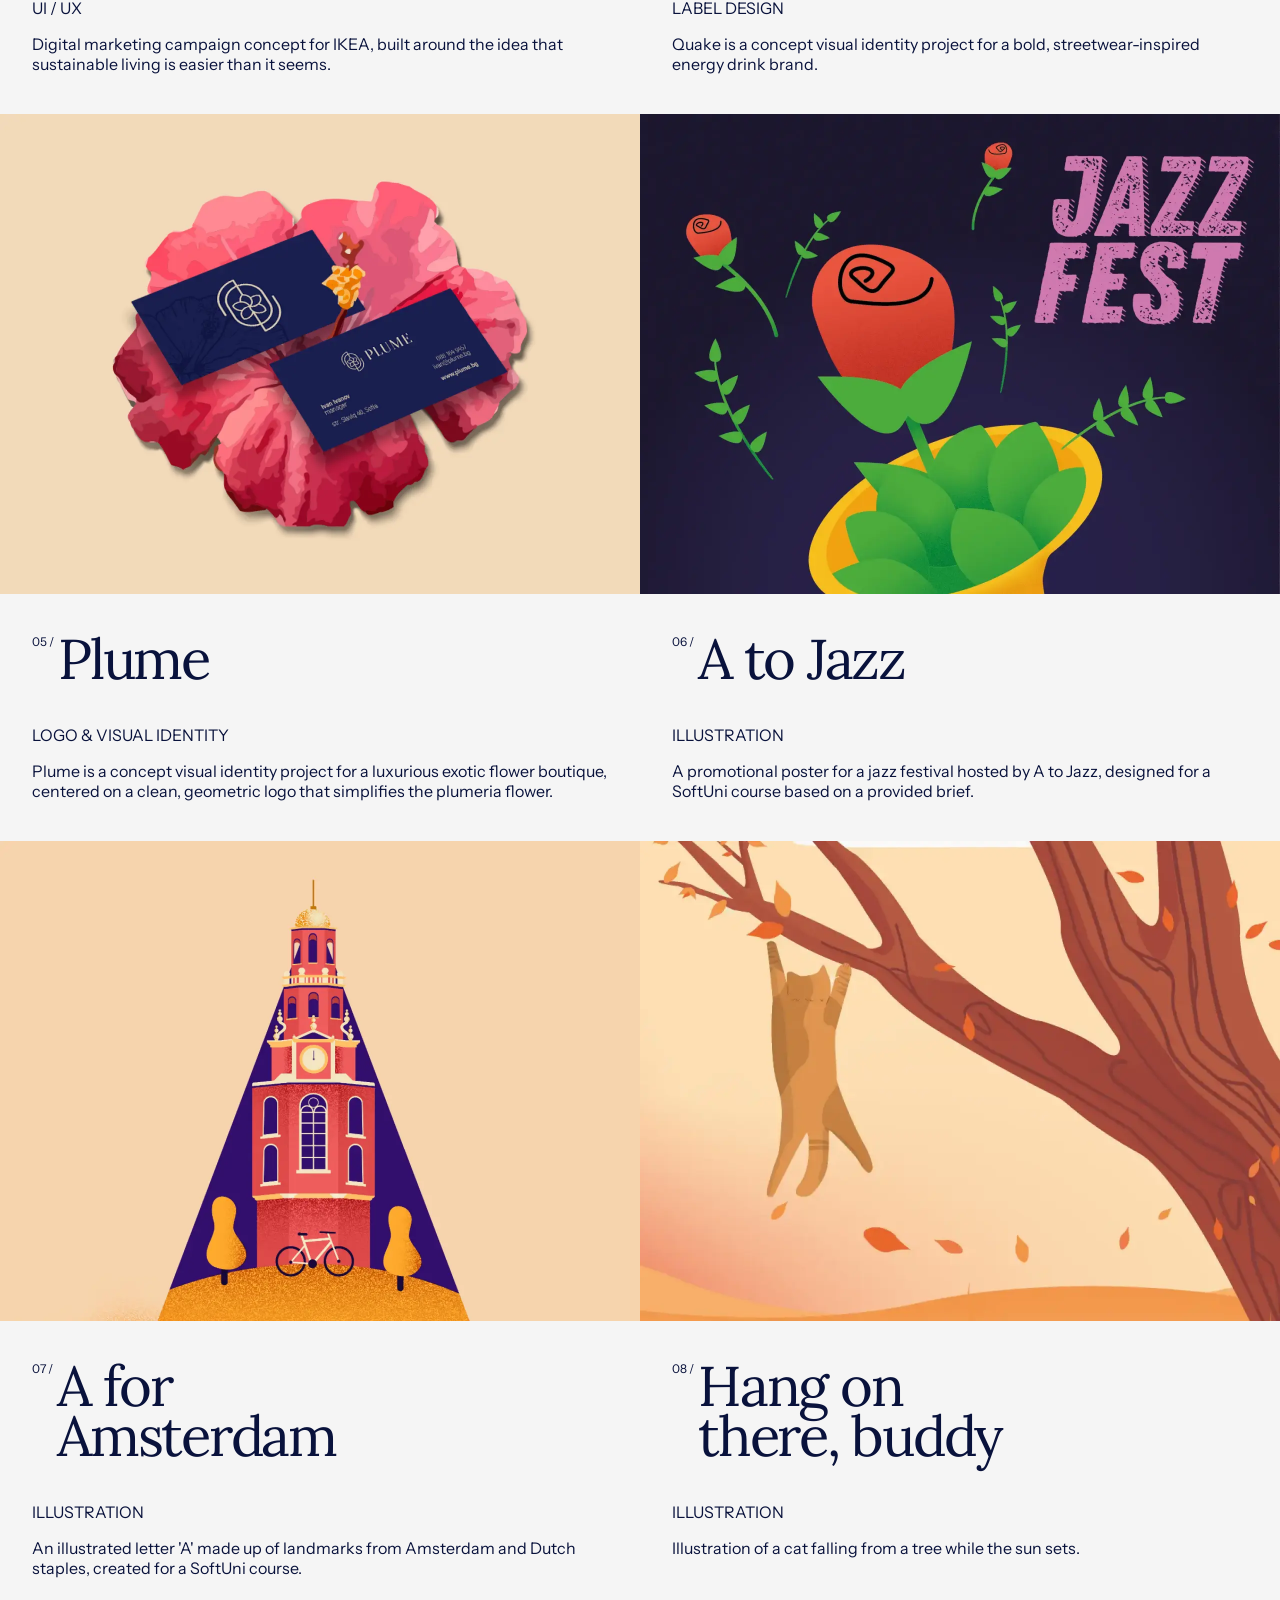
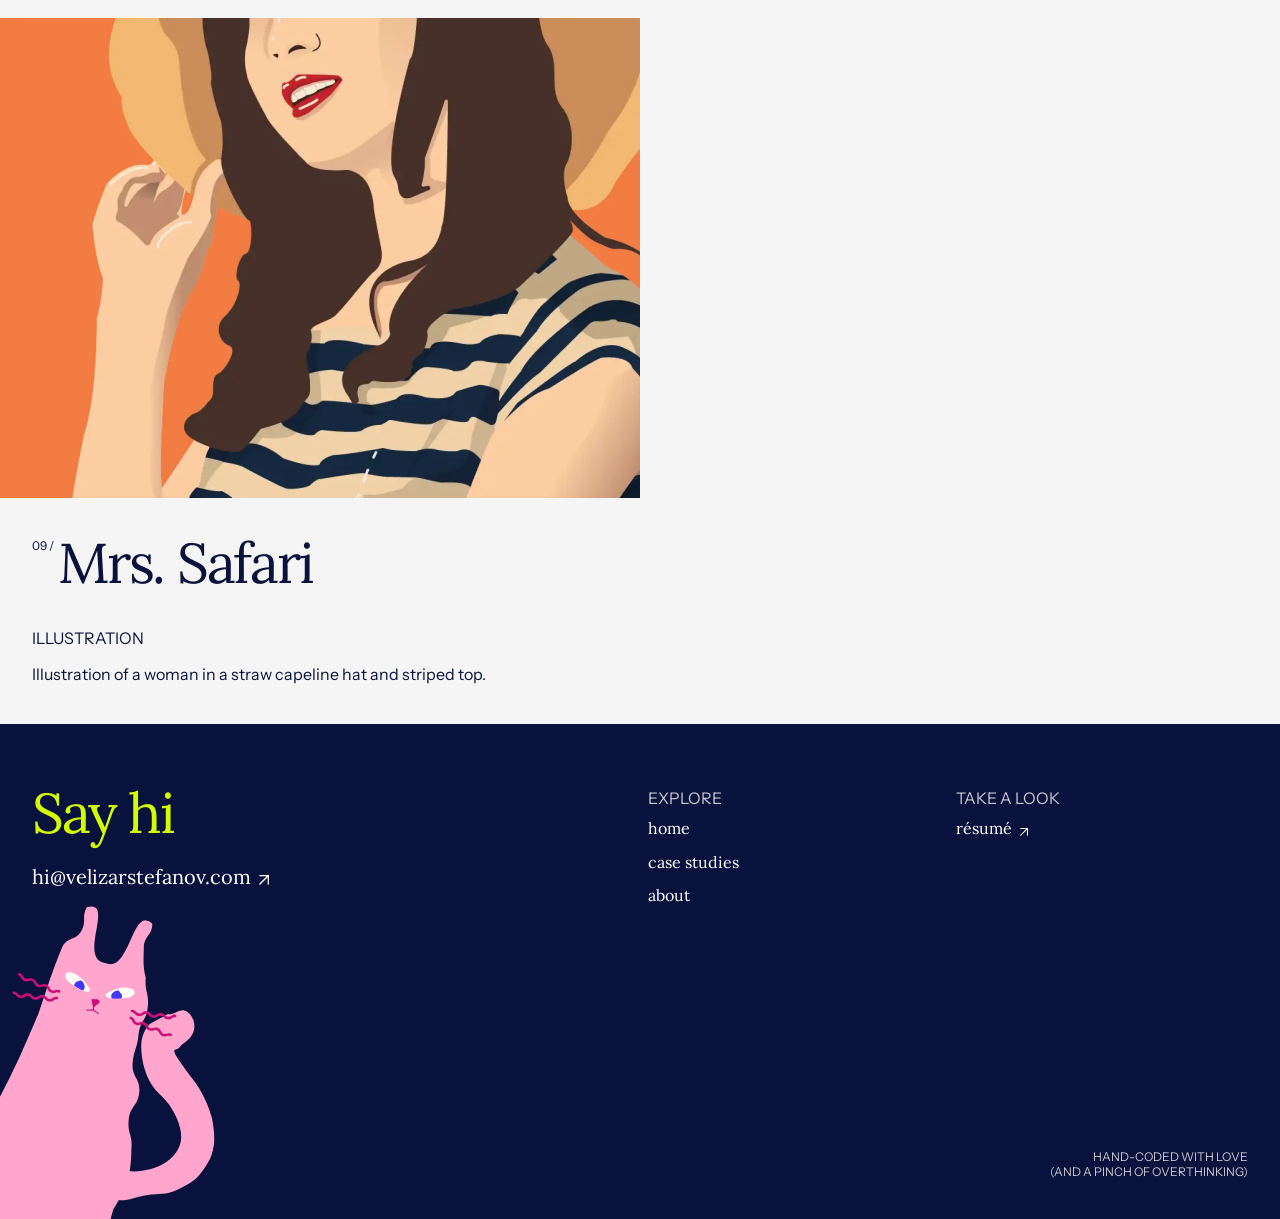
<file: case-studies.html>
<!doctype html>
<html lang="en">
  <head>
    <meta charset="UTF-8" />
    <meta name="viewport" content="width=device-width, initial-scale=1.0" />

    <link rel="stylesheet" href="/global.css" />
    <link rel="stylesheet" href="/case-studies.css" />

    <link rel="preconnect" href="https://fonts.googleapis.com" />
    <link rel="preconnect" href="https://fonts.gstatic.com" crossorigin />
    <link
      href="https://fonts.googleapis.com/css2?family=Instrument+Sans:ital,wght@0,400..700;1,400..700&family=Lora:ital,wght@0,400..700;1,400..700&display=swap"
      rel="stylesheet"
    />

    <title>Case studies - Velizar Stefanov</title>
    <link rel="icon" type="image/x-icon" href="favicon/favicon.ico" />
    <link
      rel="apple-touch-icon"
      sizes="180x180"
      href="/favicon/apple-touch-icon.png"
    />
    <link
      rel="icon"
      type="image/png"
      sizes="32x32"
      href="/favicon/favicon-32x32.png"
    />
    <link
      rel="icon"
      type="image/png"
      sizes="16x16"
      href="/favicon/favicon-16x16.png"
    />
    <link rel="manifest" href="/favicon/site.webmanifest" />

    <!--Umami analytics script-->
    <script
      defer
      src="https://cloud.umami.is/script.js"
      data-website-id="4d60d339-1a2b-4a92-abb1-0f9d5945f501"
    ></script>
  </head>
  <body>
    <nav>
      <ul class="nav-links nav-s">
        <li>
          <a class="bttn-links-back" href="/"
            ><svg
              viewBox="0 0 7 12"
              height="10px"
              fill="currentColor"
              aria-hidden="true"
              xmlns="http://www.w3.org/2000/svg"
            >
              <path
                d="M6.59082 5.53027L1.06055 11.0605L0 10L4.46973 5.53027L0 1.06055L1.06055 0L6.59082 5.53027Z"
              />
            </svg>
            home
          </a>
        </li>

        <li>
          <a class="bttn-links" href="/#about">about</a>
        </li>

        <li>
          <a class="bttn-links" href="#contact">contact</a>
        </li>
      </ul>
      <a href="/" class="nav-home bttn-home">
        <img src="/images/Ceramic Tile.webp" alt="home" />
      </a>
      <a
        class="nav-resume bttn-links-external nav-s"
        target="_blank"
        href="/velizar-stefanov_resume.pdf"
        >résumé
        <span class="sr-only">(opens in new tab)</span>
        <svg
          viewBox="0 0 10 10"
          height="10px"
          fill="currentColor"
          aria-hidden="true"
          xmlns="http://www.w3.org/2000/svg"
        >
          <path
            d="M10 9.52991H8.67025V2.26993L0.940178 10L0 9.05982L7.73007 1.32976H0.470089V0H10V9.52991Z"
          />
        </svg>
      </a>
    </nav>
    <header>
      <div class="page-title">
        <h1 class="h-xl">Case studies</h1>
        <svg
          viewBox="0 0 6198 28"
          fill="none"
          stroke="currentColor"
          aria-hidden="true"
          xmlns="http://www.w3.org/2000/svg"
        >
          <path
            d="M6193.06 4.00021C6176.93 4.00021 6176.95 24 6160.83 24C6144.7 24 6144.7 4.00021 6128.59 4.00021C6112.47 4.00021 6112.49 24 6096.36 24C6080.23 24 6080.23 4.00021 6064.12 4.00021C6048 4.00021 6048.01 24 6031.89 24C6015.76 24 6015.76 4.00021 5999.65 4.00021C5983.53 4.00021 5983.55 24 5967.42 24C5951.29 24 5951.29 4.00021 5935.18 4.00021C5919.06 4.00021 5919.08 24 5902.95 24C5886.82 24 5886.82 4.00021 5870.72 4.00021C5854.59 4.00021 5854.61 24 5838.48 24C5822.35 24 5822.35 4.00021 5806.25 4.00021C5790.12 4.00021 5790.14 24 5774.01 24C5757.88 24 5757.88 4.00021 5741.78 4.00021C5725.65 4.00021 5725.67 24 5709.54 24C5693.42 24 5693.42 4.00021 5677.31 4.00021C5661.18 4.00021 5661.2 24 5645.07 24C5628.95 24 5628.95 4.00021 5612.84 4.00021C5596.71 4.00021 5596.73 24 5580.61 24C5564.48 24 5564.48 4.00021 5548.37 4.00021C5532.24 4.00021 5532.26 24 5516.14 24C5500.01 24 5500.01 4.00021 5483.9 4.00021C5467.78 4.00021 5467.79 24 5451.67 24C5435.54 24 5435.53 4 5419.43 4C5403.3 4 5403.32 24 5387.19 24C5371.06 24 5371.06 4.00008 5354.96 4.00008C5338.83 4.00008 5338.85 24 5322.72 24C5306.6 24 5306.6 4.00008 5290.49 4.00008C5274.36 4.00008 5274.38 24 5258.25 24C5242.13 24 5242.13 4.00008 5226.02 4.00008C5209.89 4.00008 5209.91 24 5193.78 24C5177.66 24 5177.66 4.00008 5161.55 4.00008C5145.42 4.00008 5145.44 24 5129.32 24C5113.19 24 5113.19 4.00008 5097.08 4.00008C5080.95 4.00008 5080.97 24 5064.85 24C5048.72 24 5048.72 4.00008 5032.61 4.00008C5016.48 4.00008 5016.5 24 5000.38 24C4984.25 24 4984.25 4.00008 4968.14 4.00008C4952.02 4.00008 4952.03 24 4935.91 24C4919.78 24 4919.78 4.00008 4903.67 4.00008C4887.55 4.00008 4887.56 24 4871.44 24C4855.31 24 4855.31 4.00008 4839.2 4.00008C4823.08 4.00008 4823.09 24 4806.97 24C4790.84 24 4790.84 4.00008 4774.73 4.00008C4758.61 4.00008 4758.63 24 4742.5 24C4726.37 24 4726.37 4.00008 4710.26 4.00008C4694.14 4.00008 4694.16 24 4678.03 24C4661.9 24 4661.9 4.00047 4645.79 4.00047C4629.67 4.00047 4629.69 24.0004 4613.56 24.0004C4597.43 24.0004 4597.43 4.00047 4581.32 4.00047C4565.2 4.00047 4565.22 24.0004 4549.09 24.0004C4532.96 24.0004 4532.96 4.00047 4516.86 4.00047C4500.73 4.00047 4500.75 24.0004 4484.62 24.0004C4468.49 24.0004 4468.49 4.00047 4452.39 4.00047C4436.26 4.00047 4436.28 24.0004 4420.15 24.0004C4404.03 24.0004 4404.02 4.00047 4387.92 4.00047C4371.79 4.00047 4371.81 24.0004 4355.68 24.0004C4339.56 24.0004 4339.56 4.00047 4323.45 4.00047C4307.32 4.00047 4307.34 24.0004 4291.21 24.0004C4275.09 24.0004 4275.09 4.00047 4258.98 4.00047C4242.85 4.00047 4242.87 24.0004 4226.74 24.0004C4210.62 24.0004 4210.62 4.00047 4194.51 4.00047C4178.38 4.00047 4178.4 24.0004 4162.28 24.0004C4146.15 24.0004 4146.15 4.00047 4130.04 4.00047C4113.91 4.00047 4113.93 24.0004 4097.81 24.0004C4081.68 24.0004 4081.68 4.00047 4065.57 4.00047C4049.45 4.00047 4049.46 24.0004 4033.34 24.0004C4017.21 24.0004 4017.21 4.00047 4001.1 4.00047C3984.98 4.00047 3984.99 24.0004 3968.87 24.0004C3952.74 24.0004 3952.74 4.00047 3936.63 4.00047C3920.51 4.00047 3920.52 24.0004 3904.4 24.0004C3888.27 24.0004 3888.27 4.00026 3872.16 4.00026C3856.03 4.00026 3856.05 24.0003 3839.92 24.0003C3823.8 24.0003 3823.8 4.00034 3807.69 4.00034C3791.56 4.00034 3791.58 24.0003 3775.45 24.0003C3759.33 24.0003 3759.33 4.00034 3743.22 4.00034C3727.09 4.00034 3727.11 24.0003 3710.99 24.0003C3694.86 24.0003 3694.86 4.00034 3678.75 4.00034C3662.62 4.00034 3662.64 24.0003 3646.52 24.0003C3630.39 24.0003 3630.39 4.00034 3614.28 4.00034C3598.15 4.00034 3598.17 24.0003 3582.05 24.0003C3565.92 24.0003 3565.92 4.00034 3549.81 4.00034C3533.69 4.00034 3533.7 24.0003 3517.58 24.0003C3501.45 24.0003 3501.45 4.00034 3485.34 4.00034C3469.22 4.00034 3469.24 24.0003 3453.11 24.0003C3436.98 24.0003 3436.98 4.00034 3420.87 4.00034C3404.75 4.00034 3404.77 24.0003 3388.64 24.0003C3372.51 24.0003 3372.51 4.00034 3356.41 4.00034C3340.28 4.00034 3340.3 24.0003 3324.17 24.0003C3308.04 24.0003 3308.04 4.00034 3291.94 4.00034C3275.81 4.00034 3275.83 24.0003 3259.7 24.0003C3243.58 24.0003 3243.57 4.00034 3227.47 4.00034C3211.34 4.00034 3211.36 24.0003 3195.23 24.0003C3179.11 24.0003 3179.11 4.00034 3163 4.00034C3146.87 4.00034 3146.89 24.0003 3130.76 24.0003C3114.64 24.0003 3114.64 4.00034 3098.53 4.00034C3082.4 4.00034 3082.42 24.0004 3066.3 24.0004C3050.17 24.0004 3050.17 4.00055 3034.06 4.00055C3017.93 4.00055 3017.95 24.0004 3001.83 24.0004C2985.7 24.0004 2985.7 4.00055 2969.59 4.00055C2953.47 4.00055 2953.48 24.0004 2937.36 24.0004C2921.23 24.0004 2921.23 4.00055 2905.12 4.00055C2889 4.00055 2889.01 24.0004 2872.89 24.0004C2856.76 24.0004 2856.76 4.00055 2840.65 4.00055C2824.53 4.00055 2824.55 24.0004 2808.42 24.0004C2792.29 24.0004 2792.29 4.00055 2776.18 4.00055C2760.06 4.00055 2760.08 24.0004 2743.95 24.0004C2727.82 24.0004 2727.82 4.00055 2711.71 4.00055C2695.59 4.00055 2695.61 24.0004 2679.48 24.0004C2663.35 24.0004 2663.35 4.00055 2647.25 4.00055C2631.12 4.00055 2631.14 24.0004 2615.01 24.0004C2598.88 24.0004 2598.88 4.00055 2582.78 4.00055C2566.65 4.00055 2566.67 24.0004 2550.54 24.0004C2534.42 24.0004 2534.42 4.00055 2518.31 4.00055C2502.18 4.00055 2502.2 24.0004 2486.07 24.0004C2469.95 24.0004 2469.95 4.00055 2453.84 4.00055C2437.71 4.00055 2437.73 24.0004 2421.61 24.0004C2405.48 24.0004 2405.48 4.00055 2389.37 4.00055C2373.24 4.00055 2373.26 24.0004 2357.14 24.0004C2341.01 24.0004 2341 4.00034 2324.9 4.00034C2308.77 4.00034 2308.79 24.0003 2292.66 24.0003C2276.53 24.0003 2276.53 4.00042 2260.43 4.00042C2244.3 4.00042 2244.32 24.0003 2228.19 24.0003C2212.07 24.0003 2212.07 4.00042 2195.96 4.00042C2179.83 4.00042 2179.85 24.0003 2163.72 24.0003C2147.6 24.0003 2147.59 4.00042 2131.49 4.00042C2115.36 4.00042 2115.38 24.0003 2099.25 24.0003C2083.13 24.0003 2083.13 4.00042 2067.02 4.00042C2050.89 4.00042 2050.91 24.0003 2034.78 24.0003C2018.66 24.0003 2018.66 4.00042 2002.55 4.00042C1986.42 4.00042 1986.44 24.0003 1970.32 24.0003C1954.19 24.0003 1954.19 4.00042 1938.08 4.00042C1921.95 4.00042 1921.97 24.0003 1905.85 24.0003C1889.72 24.0003 1889.72 4.00042 1873.61 4.00042C1857.48 4.00042 1857.5 24.0003 1841.38 24.0003C1825.25 24.0003 1825.25 4.00042 1809.14 4.00042C1793.02 4.00042 1793.03 24.0003 1776.91 24.0003C1760.78 24.0003 1760.78 4.00042 1744.67 4.00042C1728.55 4.00042 1728.57 24.0003 1712.44 24.0003C1696.31 24.0003 1696.31 4.00042 1680.2 4.00042C1664.08 4.00042 1664.1 24.0003 1647.97 24.0003C1631.84 24.0003 1631.84 4.00042 1615.74 4.00042C1599.61 4.00042 1599.63 24.0003 1583.5 24.0003C1567.37 24.0003 1567.37 4.00081 1551.26 4.00081C1535.14 4.00081 1535.16 24.0007 1519.03 24.0007C1502.9 24.0007 1502.9 4.00081 1486.8 4.00081C1470.67 4.00081 1470.69 24.0007 1454.56 24.0007C1438.43 24.0007 1438.43 4.00081 1422.33 4.00081C1406.2 4.00081 1406.22 24.0007 1390.09 24.0007C1373.96 24.0007 1373.96 4.00081 1357.86 4.00081C1341.73 4.00081 1341.75 24.0007 1325.62 24.0007C1309.5 24.0007 1309.5 4.00081 1293.39 4.00081C1277.26 4.00081 1277.28 24.0007 1261.15 24.0007C1245.03 24.0007 1245.03 4.00081 1228.92 4.00081C1212.79 4.00081 1212.81 24.0007 1196.68 24.0007C1180.56 24.0007 1180.56 4.00081 1164.45 4.00081C1148.32 4.00081 1148.34 24.0007 1132.21 24.0007C1116.09 24.0007 1116.09 4.00081 1099.98 4.00081C1083.85 4.00081 1083.87 24.0007 1067.75 24.0007C1051.62 24.0007 1051.62 4.00081 1035.51 4.00081C1019.38 4.00081 1019.4 24.0007 1003.28 24.0007C987.151 24.0007 987.151 4.00081 971.043 4.00081C954.917 4.00081 954.935 24.0007 938.809 24.0007C922.682 24.0007 922.682 4.00081 906.574 4.00081C890.448 4.00081 890.467 24.0007 874.34 24.0007C858.214 24.0007 858.214 4.00081 842.106 4.00081C825.979 4.00081 825.997 24.0007 809.871 24.0007C793.744 24.0007 793.737 4.0006 777.63 4.0006C761.503 4.0006 761.522 24.0007 745.395 24.0007C729.269 24.0007 729.269 4.00068 713.161 4.00068C697.034 4.00068 697.053 24.0007 680.927 24.0007C664.8 24.0007 664.8 4.00068 648.692 4.00068C632.565 4.00068 632.583 24.0007 616.457 24.0007C600.33 24.0007 600.33 4.00068 584.222 4.00068C568.095 4.00068 568.114 24.0007 551.988 24.0007C535.861 24.0007 535.861 4.00068 519.753 4.00068C503.626 4.00068 503.645 24.0007 487.519 24.0007C471.392 24.0007 471.392 4.00068 455.284 4.00068C439.158 4.00068 439.176 24.0007 423.049 24.0007C406.922 24.0007 406.922 4.00068 390.815 4.00068C374.688 4.00068 374.707 24.0007 358.58 24.0007C342.454 24.0007 342.454 4.00068 326.346 4.00068C310.219 4.00068 310.238 24.0007 294.111 24.0007C277.985 24.0007 277.985 4.00068 261.877 4.00068C245.75 4.00068 245.768 24.0007 229.642 24.0007C213.515 24.0007 213.515 4.00068 197.407 4.00068C181.28 4.00068 181.299 24.0007 165.173 24.0007C149.046 24.0007 149.046 4.00068 132.938 4.00068C116.812 4.00068 116.831 24.0007 100.704 24.0007C84.5772 24.0007 84.5772 4.00068 68.4695 4.00068C52.3428 4.00068 52.3609 24.0007 36.2343 24.0007C20.1076 24.0007 20.1076 4.00068 3.99988 4.00068"
            stroke-miterlimit="10"
            stroke-linecap="round"
          />
        </svg>
      </div>
    </header>
    <main class="work">
      <ul>
        <li>
          <article class="cs_list-1">
            <img
              class="cover"
              src="/images/Meraki - cover.webp"
              alt="A photo card with the Meraki Templates logo on it."
            />
            <div class="details">
              <a class="title" href="/case-studies/meraki-templates">
                <span class="counter p-xs" aria-hidden="true"></span>
                <h2 class="h-m">Meraki Templates</h2>
              </a>
              <div class="description">
                <dl class="p-s-sans">
                  <dt class="sr-only">Skills</dt>
                  <dd>Visual identity</dd>
                  <dd>Social media design</dd>
                  <dd>UI / UX</dd>
                </dl>
                <p class="p-s-sans">
                  Design challenges from working on Meraki Templates, a digital
                  shop selling templates across various niches.
                </p>
              </div>
            </div>
          </article>
        </li>
        <li>
          <article class="cs_list-2">
            <div class="companion">
              <img src="/images/Case Studies - Pink Snake.svg" alt="" />
            </div>
            <img class="cover" src="/images/Areon - cover.webp" alt="" />
            <div class="details">
              <a class="title" href="/case-studies/areon">
                <span class="counter p-xs" aria-hidden="true"></span>
                <h2 class="h-m">Areon</h2>
              </a>
              <div class="description">
                <dl class="p-s-sans">
                  <dt class="sr-only">Skills</dt>
                  <dd>Packagin design</dd>
                  <dd>Label design</dd>
                  <dd>Prepress preparation</dd>
                </dl>
                <p class="p-s-sans">
                  Packaging design work for Areon, an air freshener brand,
                  covering the process behind two premium product lines, from
                  first concepts to launch.
                </p>
              </div>
            </div>
          </article>
        </li>
        <li>
          <article class="cs_list-5">
            <img
              class="cover"
              src="/images/Eco idea - cover.webp"
              alt="Illustration of a pink garden solar lamp beside a product card."
            />
            <div class="details">
              <a class="title" href="/case-studies/your-eco-idea">
                <span class="counter p-xs" aria-hidden="true"></span>
                <h2 class="h-m">Your eco idea</h2>
              </a>
              <div class="description">
                <dl class="p-s-sans">
                  <dt class="sr-only">Skills</dt>
                  <dd>Illustration</dd>
                  <dd>UI / UX</dd>
                </dl>
                <p class="p-s-sans">
                  Digital marketing campaign concept for IKEA, built around the
                  idea that sustainable living is easier than it seems.
                </p>
              </div>
            </div>
            <div class="companion">
              <img src="/images/Case Studies - Black Cat.svg" alt="" />
            </div>
          </article>
        </li>
        <li>
          <article class="cs_list-1">
            <img
              class="cover"
              src="/images/Quake - cover.webp"
              alt="Quake energy drink cans in Elderberry (yellow) and Strawberry (red) flavors, tilted against paint splatters."
            />
            <div class="details">
              <a class="title" href="/case-studies/quake">
                <span class="counter p-xs" aria-hidden="true"></span>
                <h2 class="h-m">Quake</h2>
              </a>
              <div class="description">
                <dl class="p-s-sans">
                  <dt class="sr-only">Skills</dt>
                  <dd>Logo & Visual identity</dd>
                  <dd>Label design</dd>
                </dl>
                <p class="p-s-sans">
                  Quake is a concept visual identity project for a bold,
                  streetwear-inspired energy drink brand.
                </p>
              </div>
            </div>
          </article>
        </li>
        <li>
          <article class="cs_list-3">
            <div class="companion">
              <img
                src="/images/Case Studies - Green Snake.svg"
                alt=""
                loading="lazy"
              />
            </div>
            <img
              class="cover"
              src="/images/Plume - cover.webp"
              alt="Navy Plume business cards, front and back, lying on an illustrated pink hibiscus flower."
              loading="lazy"
            />
            <div class="details">
              <a class="title" href="/case-studies/plume">
                <span class="counter p-xs" aria-hidden="true"></span>
                <h2 class="h-m">Plume</h2>
              </a>
              <div class="description">
                <dl class="p-s-sans">
                  <dt class="sr-only">Skills</dt>
                  <dd>Logo & Visual identity</dd>
                </dl>
                <p class="p-s-sans">
                  Plume is a concept visual identity project for a luxurious
                  exotic flower boutique, centered on a clean, geometric logo
                  that simplifies the plumeria flower.
                </p>
              </div>
            </div>
          </article>
        </li>
        <li>
          <article class="cs_list-4">
            <img
              class="cover"
              src="/images/A to Jazz - cover.webp"
              alt="Jazz Fest poster: a red rose blooming from a golden trumpet, with small roses and sprigs floating around it."
              loading="lazy"
            />
            <div class="details">
              <a class="title" href="/case-studies/a-to-jazz">
                <span class="counter p-xs" aria-hidden="true"></span>
                <h2 class="h-m">A to Jazz</h2>
              </a>
              <div class="description">
                <dl class="p-s-sans">
                  <dt class="sr-only">Skills</dt>
                  <dd>Illustration</dd>
                </dl>
                <p class="p-s-sans">
                  A promotional poster for a jazz festival hosted by A to Jazz,
                  designed for a SoftUni course based on a provided brief.
                </p>
              </div>
            </div>
            <div class="companion">
              <img src="/images/Ceramic Tile.webp" alt="" loading="lazy" />
            </div>
          </article>
        </li>
        <li>
          <article class="cs_list-1">
            <img
              class="cover"
              src="/images/A for Amsterdam - cover.webp"
              alt="Illustration of the Montelbaanstoren clock tower in Amsterdam, with a bicycle and two trees at its base."
              loading="lazy"
            />
            <div class="details">
              <a class="title" href="/case-studies/a-for-amsterdam">
                <span class="counter p-xs" aria-hidden="true"></span>
                <h2 class="h-m">
                  A for<br />
                  Amsterdam
                </h2>
              </a>
              <div class="description">
                <dl class="p-s-sans">
                  <dt class="sr-only">Skills</dt>
                  <dd>Illustration</dd>
                </dl>
                <p class="p-s-sans">
                  An illustrated letter 'A' made up of landmarks from Amsterdam
                  and Dutch staples, created for a SoftUni course.
                </p>
              </div>
            </div>
          </article>
        </li>
        <li>
          <article class="cs_list-2">
            <div class="companion">
              <img
                src="/images/Case Studies - Pink Snake.svg"
                alt=""
                loading="lazy"
              />
            </div>
            <img
              class="cover"
              src="/images/Hang on - cover.webp"
              alt="Illustration of a cat falling from a tree."
              loading="lazy"
            />
            <div class="details">
              <a class="title" href="/case-studies/hang-on">
                <span class="counter p-xs" aria-hidden="true"></span>
                <h2 class="h-m">
                  Hang on<br />
                  there, buddy
                </h2>
              </a>
              <div class="description">
                <dl class="p-s-sans">
                  <dt class="sr-only">Skills</dt>
                  <dd>Illustration</dd>
                </dl>
                <p class="p-s-sans">
                  Illustration of a cat falling from a tree while the sun sets.
                </p>
              </div>
            </div>
          </article>
        </li>
        <li>
          <article class="cs_list-3">
            <div class="companion">
              <img
                src="/images/Case Studies - Green Snake.svg"
                alt=""
                loading="lazy"
              />
            </div>
            <img
              class="cover"
              src="/images/Mrs Safari - cover.webp"
              alt="Illustration of a woman in a straw capeline hat and striped top."
              loading="lazy"
            />
            <div class="details">
              <a class="title" href="/case-studies/mrs-safari">
                <span class="counter p-xs" aria-hidden="true"></span>
                <h2 class="h-m">Mrs. Safari</h2>
              </a>
              <div class="description">
                <dl class="p-s-sans">
                  <dt class="sr-only">Skills</dt>
                  <dd>Illustration</dd>
                </dl>
                <p class="p-s-sans">
                  Illustration of a woman in a straw capeline hat and striped
                  top.
                </p>
              </div>
            </div>
          </article>
        </li>
      </ul>
    </main>
    <footer id="contact">
      <div class="footer-email">
        <h3 class="h-m">Say hi</h3>
        <a
          class="footer-email-button bttn-primary-external nav-l"
          href="mailto:hi@velizarstefanov.com"
          >hi@velizarstefanov.com
          <svg
            viewBox="0 0 10 10"
            height="10px"
            fill="currentColor"
            aria-hidden="true"
            xmlns="http://www.w3.org/2000/svg"
          >
            <path
              d="M10 9.52991H8.67025V2.26993L0.940178 10L0 9.05982L7.73007 1.32976H0.470089V0H10V9.52991Z"
            />
          </svg>
        </a>
      </div>
      <div class="footer-explore">
        <h4 class="p-s-sans">Explore</h4>
        <ul class="nav-s">
          <li>
            <a class="bttn-links-light" href="/">home</a>
          </li>
          <li>
            <a class="bttn-links-light" href="/case-studies">case studies</a>
          </li>
          <li>
            <a class="bttn-links-light" href="/#about">about</a>
          </li>
        </ul>
      </div>
      <div class="footer-resume">
        <h4 class="p-s-sans">Take a look</h4>
        <ul>
          <li>
            <a
              class="footer-resume-link bttn-links-external nav-s"
              target="_blank"
              href="/velizar-stefanov_resume.pdf"
              >résumé
              <span class="sr-only">(opens in new tab)</span>
              <svg
                viewBox="0 0 10 10"
                height="10px"
                fill="currentColor"
                aria-hidden="true"
                xmlns="http://www.w3.org/2000/svg"
              >
                <path
                  d="M10 9.52991H8.67025V2.26993L0.940178 10L0 9.05982L7.73007 1.32976H0.470089V0H10V9.52991Z"
                />
              </svg>
            </a>
          </li>
        </ul>
      </div>
      <img src="/images/Pink Cat.svg" alt="" loading="lazy" />
      <span class="footer-overthinking p-xs"
        >Hand-coded with love<br />(and a pinch of overthinking)</span
      >
    </footer>
  </body>
</html>
</file>
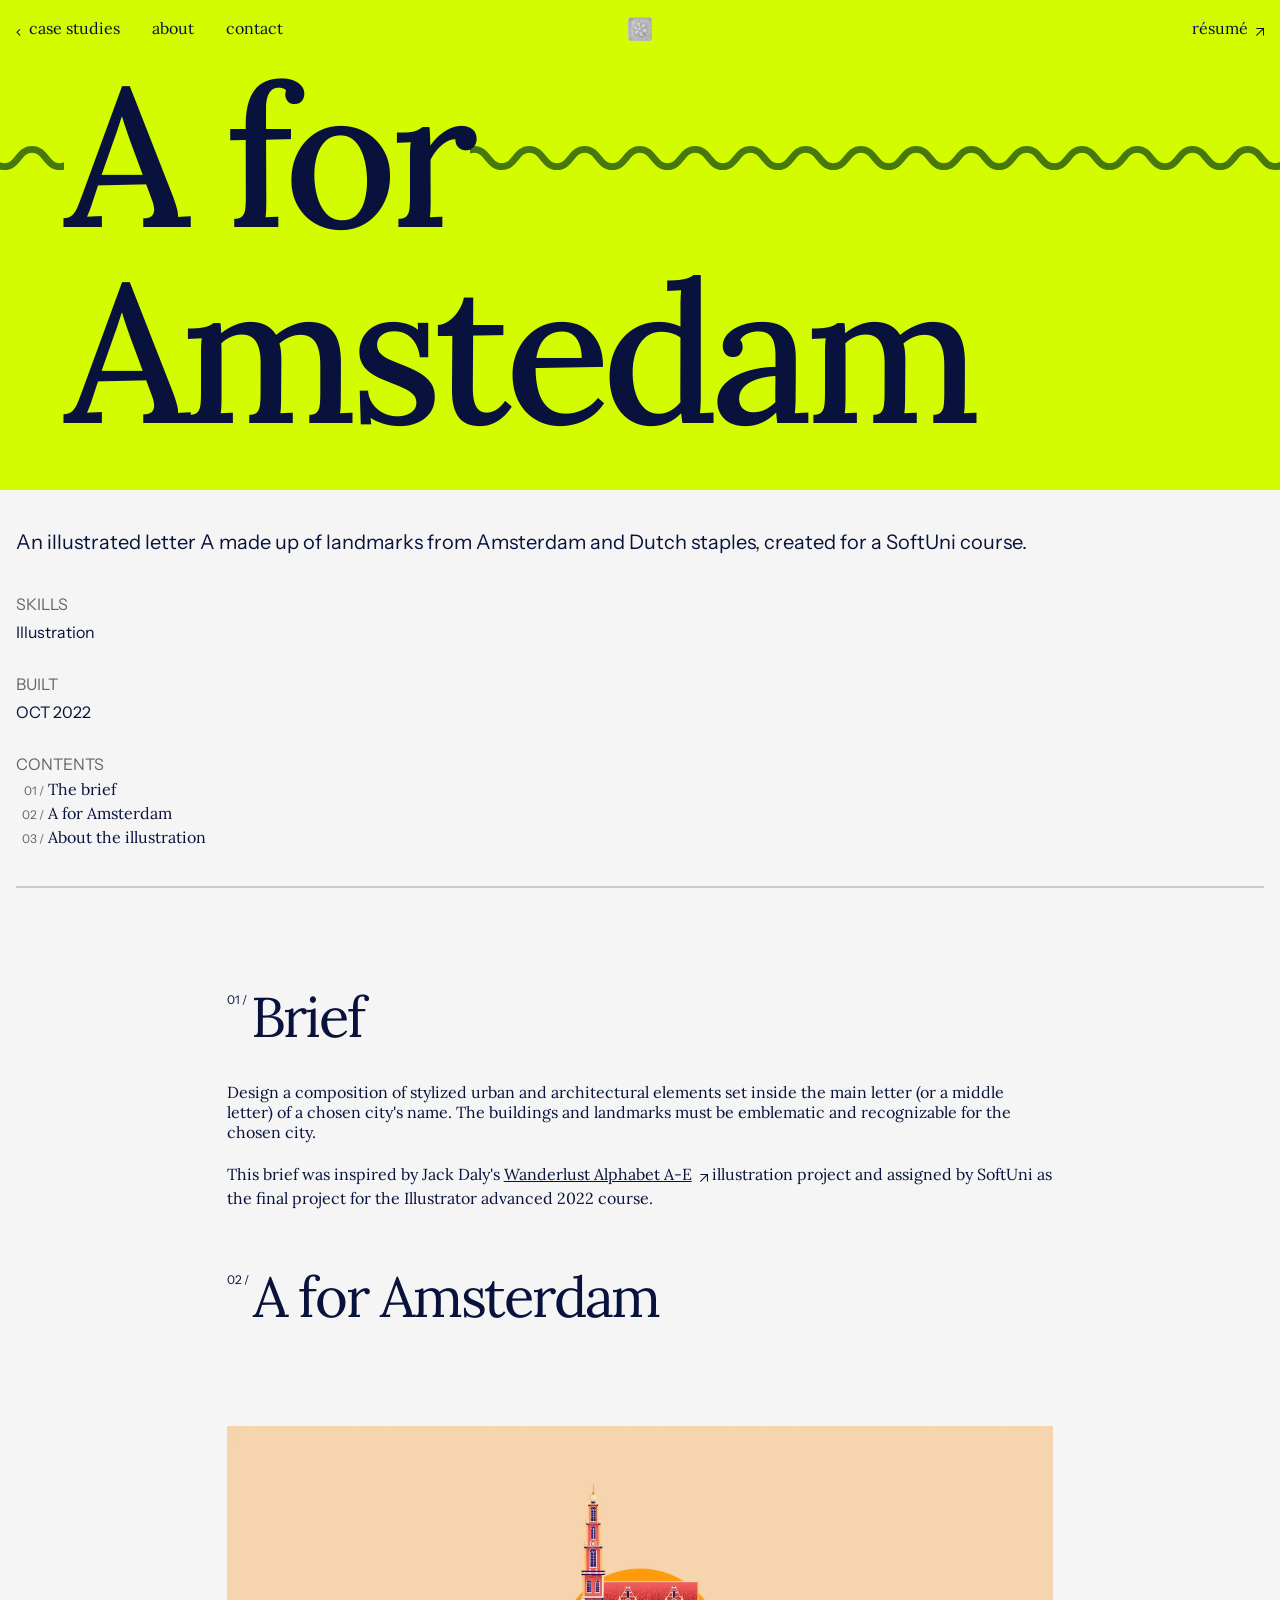
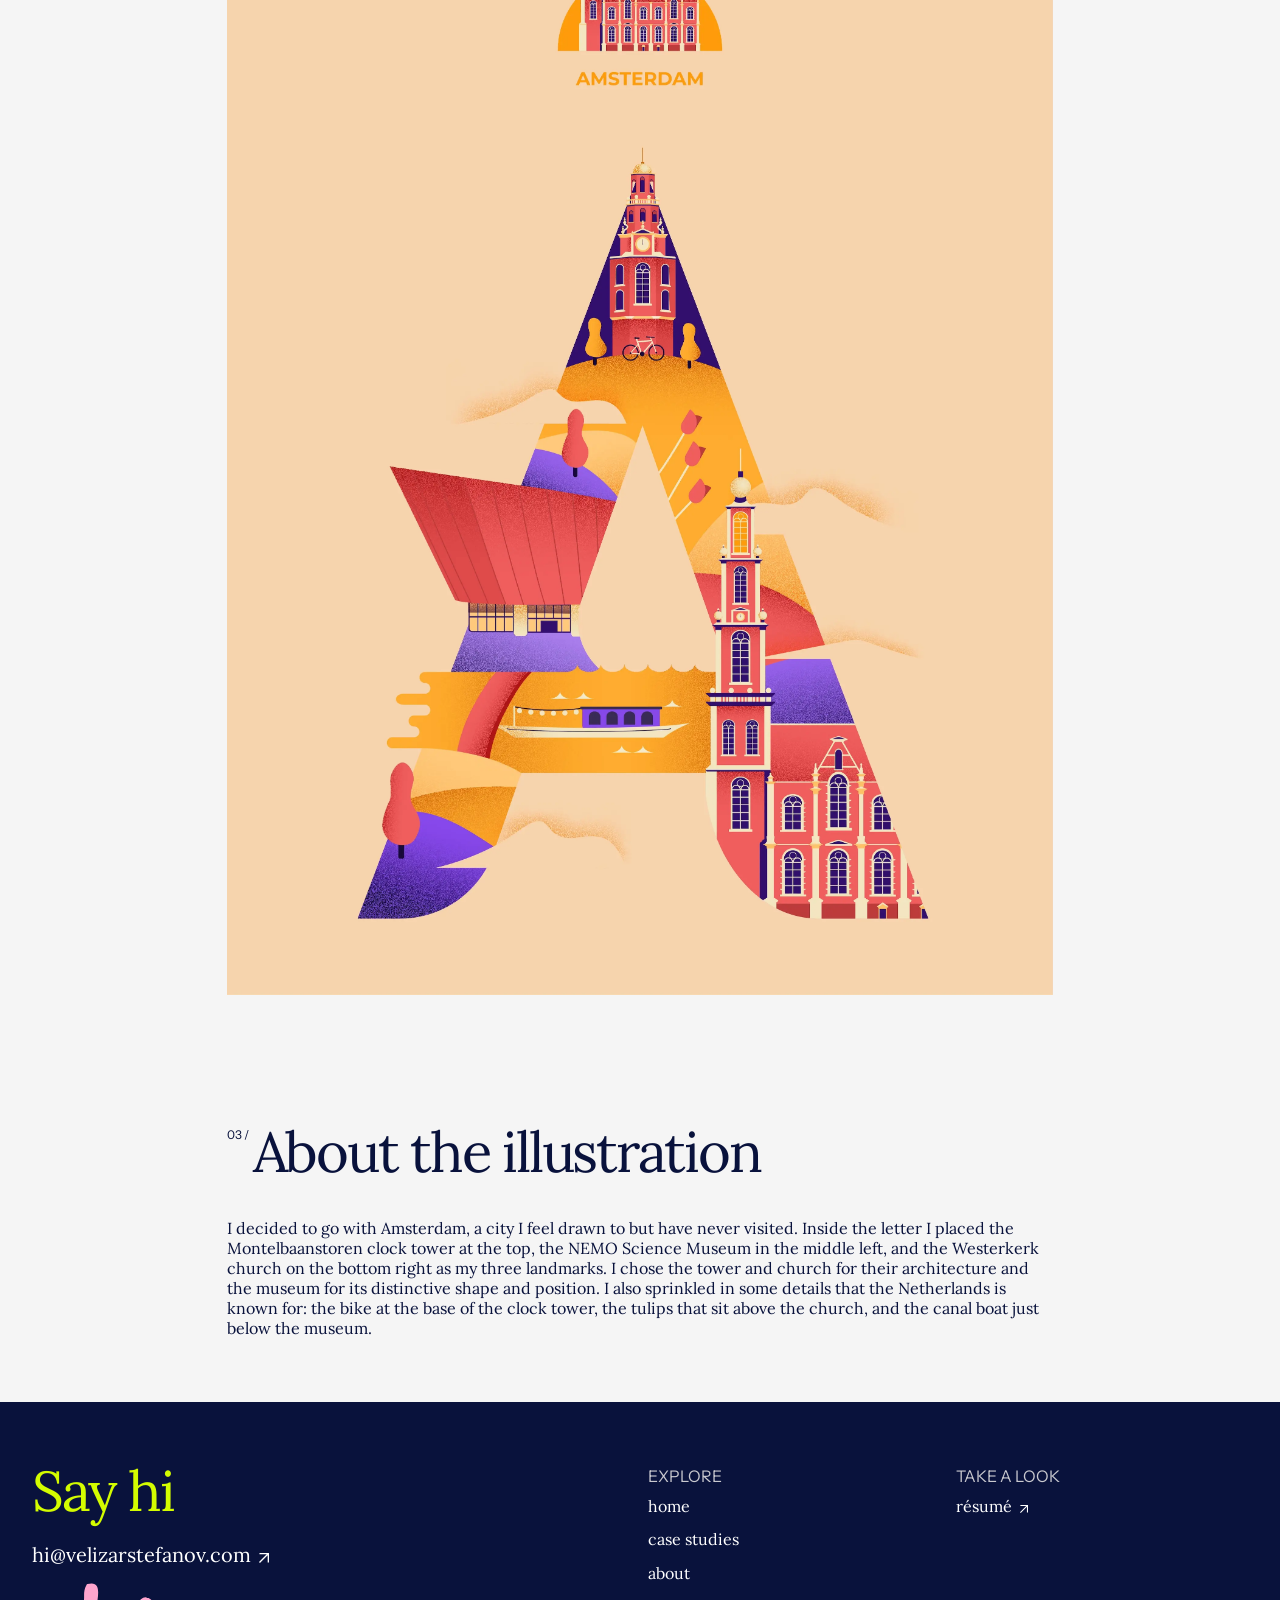
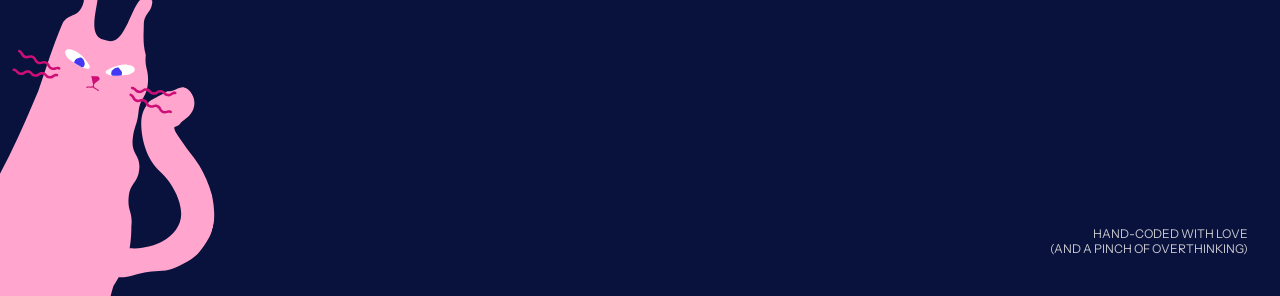
<file: case-studies/a-for-amsterdam.html>
<!doctype html>
<html lang="en">
  <head>
    <meta charset="UTF-8" />
    <meta name="viewport" content="width=device-width, initial-scale=1.0" />

    <link rel="stylesheet" href="/global.css" />
    <link rel="stylesheet" href="/case-studies/project.css" />

    <link rel="preconnect" href="https://fonts.googleapis.com" />
    <link rel="preconnect" href="https://fonts.gstatic.com" crossorigin />
    <link
      href="https://fonts.googleapis.com/css2?family=Instrument+Sans:ital,wght@0,400..700;1,400..700&family=Lora:ital,wght@0,400..700;1,400..700&display=swap"
      rel="stylesheet"
    />

    <title>A for Amsterdam - Velizar Stefanov</title>
    <link rel="icon" type="image/x-icon" href="favicon/favicon.ico" />
    <link
      rel="apple-touch-icon"
      sizes="180x180"
      href="/favicon/apple-touch-icon.png"
    />
    <link
      rel="icon"
      type="image/png"
      sizes="32x32"
      href="/favicon/favicon-32x32.png"
    />
    <link
      rel="icon"
      type="image/png"
      sizes="16x16"
      href="/favicon/favicon-16x16.png"
    />
    <link rel="manifest" href="/favicon/site.webmanifest" />

    <!--Umami analytics script-->
    <script
      defer
      src="https://cloud.umami.is/script.js"
      data-website-id="4d60d339-1a2b-4a92-abb1-0f9d5945f501"
    ></script>
  </head>
  <body>
    <nav>
      <ul class="nav-links nav-s">
        <li>
          <a class="bttn-links-back" href="/case-studies"
            ><svg
              viewBox="0 0 7 12"
              height="10px"
              fill="currentColor"
              aria-hidden="true"
              xmlns="http://www.w3.org/2000/svg"
            >
              <path
                d="M6.59082 5.53027L1.06055 11.0605L0 10L4.46973 5.53027L0 1.06055L1.06055 0L6.59082 5.53027Z"
              />
            </svg>
            case studies
          </a>
        </li>

        <li>
          <a class="bttn-links" href="/#about">about</a>
        </li>

        <li>
          <a class="bttn-links" href="#contact">contact</a>
        </li>
      </ul>
      <a href="/" class="nav-home bttn-home">
        <img src="/images/Ceramic Tile.webp" alt="home" />
      </a>
      <a
        class="nav-resume bttn-links-external nav-s"
        target="_blank"
        href="/velizar-stefanov_resume.pdf"
        >résumé
        <span class="sr-only">(opens in new tab)</span>
        <svg
          viewBox="0 0 10 10"
          height="10px"
          fill="currentColor"
          aria-hidden="true"
          xmlns="http://www.w3.org/2000/svg"
        >
          <path
            d="M10 9.52991H8.67025V2.26993L0.940178 10L0 9.05982L7.73007 1.32976H0.470089V0H10V9.52991Z"
          />
        </svg>
      </a>
    </nav>
    <header>
      <div class="page-title">
        <h1 class="h-xl">A for Amstedam</h1>
        <svg
          viewBox="0 0 6198 28"
          fill="none"
          stroke="currentColor"
          aria-hidden="true"
          xmlns="http://www.w3.org/2000/svg"
        >
          <path
            d="M6193.06 4.00021C6176.93 4.00021 6176.95 24 6160.83 24C6144.7 24 6144.7 4.00021 6128.59 4.00021C6112.47 4.00021 6112.49 24 6096.36 24C6080.23 24 6080.23 4.00021 6064.12 4.00021C6048 4.00021 6048.01 24 6031.89 24C6015.76 24 6015.76 4.00021 5999.65 4.00021C5983.53 4.00021 5983.55 24 5967.42 24C5951.29 24 5951.29 4.00021 5935.18 4.00021C5919.06 4.00021 5919.08 24 5902.95 24C5886.82 24 5886.82 4.00021 5870.72 4.00021C5854.59 4.00021 5854.61 24 5838.48 24C5822.35 24 5822.35 4.00021 5806.25 4.00021C5790.12 4.00021 5790.14 24 5774.01 24C5757.88 24 5757.88 4.00021 5741.78 4.00021C5725.65 4.00021 5725.67 24 5709.54 24C5693.42 24 5693.42 4.00021 5677.31 4.00021C5661.18 4.00021 5661.2 24 5645.07 24C5628.95 24 5628.95 4.00021 5612.84 4.00021C5596.71 4.00021 5596.73 24 5580.61 24C5564.48 24 5564.48 4.00021 5548.37 4.00021C5532.24 4.00021 5532.26 24 5516.14 24C5500.01 24 5500.01 4.00021 5483.9 4.00021C5467.78 4.00021 5467.79 24 5451.67 24C5435.54 24 5435.53 4 5419.43 4C5403.3 4 5403.32 24 5387.19 24C5371.06 24 5371.06 4.00008 5354.96 4.00008C5338.83 4.00008 5338.85 24 5322.72 24C5306.6 24 5306.6 4.00008 5290.49 4.00008C5274.36 4.00008 5274.38 24 5258.25 24C5242.13 24 5242.13 4.00008 5226.02 4.00008C5209.89 4.00008 5209.91 24 5193.78 24C5177.66 24 5177.66 4.00008 5161.55 4.00008C5145.42 4.00008 5145.44 24 5129.32 24C5113.19 24 5113.19 4.00008 5097.08 4.00008C5080.95 4.00008 5080.97 24 5064.85 24C5048.72 24 5048.72 4.00008 5032.61 4.00008C5016.48 4.00008 5016.5 24 5000.38 24C4984.25 24 4984.25 4.00008 4968.14 4.00008C4952.02 4.00008 4952.03 24 4935.91 24C4919.78 24 4919.78 4.00008 4903.67 4.00008C4887.55 4.00008 4887.56 24 4871.44 24C4855.31 24 4855.31 4.00008 4839.2 4.00008C4823.08 4.00008 4823.09 24 4806.97 24C4790.84 24 4790.84 4.00008 4774.73 4.00008C4758.61 4.00008 4758.63 24 4742.5 24C4726.37 24 4726.37 4.00008 4710.26 4.00008C4694.14 4.00008 4694.16 24 4678.03 24C4661.9 24 4661.9 4.00047 4645.79 4.00047C4629.67 4.00047 4629.69 24.0004 4613.56 24.0004C4597.43 24.0004 4597.43 4.00047 4581.32 4.00047C4565.2 4.00047 4565.22 24.0004 4549.09 24.0004C4532.96 24.0004 4532.96 4.00047 4516.86 4.00047C4500.73 4.00047 4500.75 24.0004 4484.62 24.0004C4468.49 24.0004 4468.49 4.00047 4452.39 4.00047C4436.26 4.00047 4436.28 24.0004 4420.15 24.0004C4404.03 24.0004 4404.02 4.00047 4387.92 4.00047C4371.79 4.00047 4371.81 24.0004 4355.68 24.0004C4339.56 24.0004 4339.56 4.00047 4323.45 4.00047C4307.32 4.00047 4307.34 24.0004 4291.21 24.0004C4275.09 24.0004 4275.09 4.00047 4258.98 4.00047C4242.85 4.00047 4242.87 24.0004 4226.74 24.0004C4210.62 24.0004 4210.62 4.00047 4194.51 4.00047C4178.38 4.00047 4178.4 24.0004 4162.28 24.0004C4146.15 24.0004 4146.15 4.00047 4130.04 4.00047C4113.91 4.00047 4113.93 24.0004 4097.81 24.0004C4081.68 24.0004 4081.68 4.00047 4065.57 4.00047C4049.45 4.00047 4049.46 24.0004 4033.34 24.0004C4017.21 24.0004 4017.21 4.00047 4001.1 4.00047C3984.98 4.00047 3984.99 24.0004 3968.87 24.0004C3952.74 24.0004 3952.74 4.00047 3936.63 4.00047C3920.51 4.00047 3920.52 24.0004 3904.4 24.0004C3888.27 24.0004 3888.27 4.00026 3872.16 4.00026C3856.03 4.00026 3856.05 24.0003 3839.92 24.0003C3823.8 24.0003 3823.8 4.00034 3807.69 4.00034C3791.56 4.00034 3791.58 24.0003 3775.45 24.0003C3759.33 24.0003 3759.33 4.00034 3743.22 4.00034C3727.09 4.00034 3727.11 24.0003 3710.99 24.0003C3694.86 24.0003 3694.86 4.00034 3678.75 4.00034C3662.62 4.00034 3662.64 24.0003 3646.52 24.0003C3630.39 24.0003 3630.39 4.00034 3614.28 4.00034C3598.15 4.00034 3598.17 24.0003 3582.05 24.0003C3565.92 24.0003 3565.92 4.00034 3549.81 4.00034C3533.69 4.00034 3533.7 24.0003 3517.58 24.0003C3501.45 24.0003 3501.45 4.00034 3485.34 4.00034C3469.22 4.00034 3469.24 24.0003 3453.11 24.0003C3436.98 24.0003 3436.98 4.00034 3420.87 4.00034C3404.75 4.00034 3404.77 24.0003 3388.64 24.0003C3372.51 24.0003 3372.51 4.00034 3356.41 4.00034C3340.28 4.00034 3340.3 24.0003 3324.17 24.0003C3308.04 24.0003 3308.04 4.00034 3291.94 4.00034C3275.81 4.00034 3275.83 24.0003 3259.7 24.0003C3243.58 24.0003 3243.57 4.00034 3227.47 4.00034C3211.34 4.00034 3211.36 24.0003 3195.23 24.0003C3179.11 24.0003 3179.11 4.00034 3163 4.00034C3146.87 4.00034 3146.89 24.0003 3130.76 24.0003C3114.64 24.0003 3114.64 4.00034 3098.53 4.00034C3082.4 4.00034 3082.42 24.0004 3066.3 24.0004C3050.17 24.0004 3050.17 4.00055 3034.06 4.00055C3017.93 4.00055 3017.95 24.0004 3001.83 24.0004C2985.7 24.0004 2985.7 4.00055 2969.59 4.00055C2953.47 4.00055 2953.48 24.0004 2937.36 24.0004C2921.23 24.0004 2921.23 4.00055 2905.12 4.00055C2889 4.00055 2889.01 24.0004 2872.89 24.0004C2856.76 24.0004 2856.76 4.00055 2840.65 4.00055C2824.53 4.00055 2824.55 24.0004 2808.42 24.0004C2792.29 24.0004 2792.29 4.00055 2776.18 4.00055C2760.06 4.00055 2760.08 24.0004 2743.95 24.0004C2727.82 24.0004 2727.82 4.00055 2711.71 4.00055C2695.59 4.00055 2695.61 24.0004 2679.48 24.0004C2663.35 24.0004 2663.35 4.00055 2647.25 4.00055C2631.12 4.00055 2631.14 24.0004 2615.01 24.0004C2598.88 24.0004 2598.88 4.00055 2582.78 4.00055C2566.65 4.00055 2566.67 24.0004 2550.54 24.0004C2534.42 24.0004 2534.42 4.00055 2518.31 4.00055C2502.18 4.00055 2502.2 24.0004 2486.07 24.0004C2469.95 24.0004 2469.95 4.00055 2453.84 4.00055C2437.71 4.00055 2437.73 24.0004 2421.61 24.0004C2405.48 24.0004 2405.48 4.00055 2389.37 4.00055C2373.24 4.00055 2373.26 24.0004 2357.14 24.0004C2341.01 24.0004 2341 4.00034 2324.9 4.00034C2308.77 4.00034 2308.79 24.0003 2292.66 24.0003C2276.53 24.0003 2276.53 4.00042 2260.43 4.00042C2244.3 4.00042 2244.32 24.0003 2228.19 24.0003C2212.07 24.0003 2212.07 4.00042 2195.96 4.00042C2179.83 4.00042 2179.85 24.0003 2163.72 24.0003C2147.6 24.0003 2147.59 4.00042 2131.49 4.00042C2115.36 4.00042 2115.38 24.0003 2099.25 24.0003C2083.13 24.0003 2083.13 4.00042 2067.02 4.00042C2050.89 4.00042 2050.91 24.0003 2034.78 24.0003C2018.66 24.0003 2018.66 4.00042 2002.55 4.00042C1986.42 4.00042 1986.44 24.0003 1970.32 24.0003C1954.19 24.0003 1954.19 4.00042 1938.08 4.00042C1921.95 4.00042 1921.97 24.0003 1905.85 24.0003C1889.72 24.0003 1889.72 4.00042 1873.61 4.00042C1857.48 4.00042 1857.5 24.0003 1841.38 24.0003C1825.25 24.0003 1825.25 4.00042 1809.14 4.00042C1793.02 4.00042 1793.03 24.0003 1776.91 24.0003C1760.78 24.0003 1760.78 4.00042 1744.67 4.00042C1728.55 4.00042 1728.57 24.0003 1712.44 24.0003C1696.31 24.0003 1696.31 4.00042 1680.2 4.00042C1664.08 4.00042 1664.1 24.0003 1647.97 24.0003C1631.84 24.0003 1631.84 4.00042 1615.74 4.00042C1599.61 4.00042 1599.63 24.0003 1583.5 24.0003C1567.37 24.0003 1567.37 4.00081 1551.26 4.00081C1535.14 4.00081 1535.16 24.0007 1519.03 24.0007C1502.9 24.0007 1502.9 4.00081 1486.8 4.00081C1470.67 4.00081 1470.69 24.0007 1454.56 24.0007C1438.43 24.0007 1438.43 4.00081 1422.33 4.00081C1406.2 4.00081 1406.22 24.0007 1390.09 24.0007C1373.96 24.0007 1373.96 4.00081 1357.86 4.00081C1341.73 4.00081 1341.75 24.0007 1325.62 24.0007C1309.5 24.0007 1309.5 4.00081 1293.39 4.00081C1277.26 4.00081 1277.28 24.0007 1261.15 24.0007C1245.03 24.0007 1245.03 4.00081 1228.92 4.00081C1212.79 4.00081 1212.81 24.0007 1196.68 24.0007C1180.56 24.0007 1180.56 4.00081 1164.45 4.00081C1148.32 4.00081 1148.34 24.0007 1132.21 24.0007C1116.09 24.0007 1116.09 4.00081 1099.98 4.00081C1083.85 4.00081 1083.87 24.0007 1067.75 24.0007C1051.62 24.0007 1051.62 4.00081 1035.51 4.00081C1019.38 4.00081 1019.4 24.0007 1003.28 24.0007C987.151 24.0007 987.151 4.00081 971.043 4.00081C954.917 4.00081 954.935 24.0007 938.809 24.0007C922.682 24.0007 922.682 4.00081 906.574 4.00081C890.448 4.00081 890.467 24.0007 874.34 24.0007C858.214 24.0007 858.214 4.00081 842.106 4.00081C825.979 4.00081 825.997 24.0007 809.871 24.0007C793.744 24.0007 793.737 4.0006 777.63 4.0006C761.503 4.0006 761.522 24.0007 745.395 24.0007C729.269 24.0007 729.269 4.00068 713.161 4.00068C697.034 4.00068 697.053 24.0007 680.927 24.0007C664.8 24.0007 664.8 4.00068 648.692 4.00068C632.565 4.00068 632.583 24.0007 616.457 24.0007C600.33 24.0007 600.33 4.00068 584.222 4.00068C568.095 4.00068 568.114 24.0007 551.988 24.0007C535.861 24.0007 535.861 4.00068 519.753 4.00068C503.626 4.00068 503.645 24.0007 487.519 24.0007C471.392 24.0007 471.392 4.00068 455.284 4.00068C439.158 4.00068 439.176 24.0007 423.049 24.0007C406.922 24.0007 406.922 4.00068 390.815 4.00068C374.688 4.00068 374.707 24.0007 358.58 24.0007C342.454 24.0007 342.454 4.00068 326.346 4.00068C310.219 4.00068 310.238 24.0007 294.111 24.0007C277.985 24.0007 277.985 4.00068 261.877 4.00068C245.75 4.00068 245.768 24.0007 229.642 24.0007C213.515 24.0007 213.515 4.00068 197.407 4.00068C181.28 4.00068 181.299 24.0007 165.173 24.0007C149.046 24.0007 149.046 4.00068 132.938 4.00068C116.812 4.00068 116.831 24.0007 100.704 24.0007C84.5772 24.0007 84.5772 4.00068 68.4695 4.00068C52.3428 4.00068 52.3609 24.0007 36.2343 24.0007C20.1076 24.0007 20.1076 4.00068 3.99988 4.00068"
            stroke-miterlimit="10"
            stroke-linecap="round"
          />
        </svg>
      </div>
    </header>
    <main>
      <div class="overview">
        <p class="summary p-l">
          An illustrated letter A made up of landmarks from Amsterdam and Dutch
          staples, created for a SoftUni course.
        </p>
        <div class="meta p-s-sans">
          <dl>
            <dt>Skills</dt>
            <dd>Illustration</dd>
          </dl>
          <dl>
            <dt>Built</dt>
            <dd>
              <span class="date">OCT 2022</span>
            </dd>
          </dl>
        </div>
        <aside class="table-of-contents">
          <h2 class="p-s-sans">Contents</h2>
          <ol>
            <li>
              <a class="bttn-links" href="#brief">
                <span class="counter p-xs" aria-hidden="true"></span>
                <span class="nav-s">The brief</span>
              </a>
            </li>
            <li>
              <a class="bttn-links" href="#illustration">
                <span class="counter p-xs" aria-hidden="true"></span>
                <span class="nav-s">A for Amsterdam</span>
              </a>
            </li>
            <li>
              <a class="bttn-links" href="#about">
                <span class="counter p-xs" aria-hidden="true"></span>
                <span class="nav-s">About the illustration</span>
              </a>
            </li>
          </ol>
        </aside>
      </div>
      <div class="divider" aria-hidden="true"></div>
      <article class="p-s-serif">
        <h2 id="brief" class="title">
          <span class="counter p-xs" aria-hidden="true"></span>
          <span class="h-m">Brief</span>
        </h2>
        <p>
          Design a composition of stylized urban and architectural elements set
          inside the main letter (or a middle letter) of a chosen city's name.
          The buildings and landmarks must be emblematic and recognizable for
          the chosen city.<br /><br />

          This brief was inspired by Jack Daly's
          <span class="inline-button"
            ><a
              class="bttn-links-inline-external nav-s underline"
              target="_blank"
              href="https://www.behance.net/gallery/41712999/Wanderlust-Alphabet-A-E"
              >Wanderlust Alphabet A-E
              <span class="sr-only">(opens in new tab)</span>
              <svg
                viewBox="0 0 10 10"
                height="10px"
                fill="currentColor"
                aria-hidden="true"
                xmlns="http://www.w3.org/2000/svg"
              >
                <path
                  d="M10 9.52991H8.67025V2.26993L0.940178 10L0 9.05982L7.73007 1.32976H0.470089V0H10V9.52991Z"
                />
              </svg>
            </a>
          </span>
          illustration project and assigned by SoftUni as the final project for
          the Illustrator advanced 2022 course.
        </p>
        <h2 id="illustration" class="title">
          <span class="counter p-xs" aria-hidden="true"></span>
          <span class="h-m">A for Amsterdam</span>
        </h2>
        <div class="image-width-normal image-margin">
          <img
            src="/images/A for Amsterdam.webp"
            alt="Illustration of the letter A filled with Amsterdam landmarks. At the top of the letter is the Montelbaanstoren clock tower with a bicycle and two small trees at its base. Below are orange hills with red tulips, the NEMO Science Museum on the left, and a canal tour boat decorated with fairy lights. On the right, the Westerkerk chruch stands tall. Above the letter, a small emblem shows the church, captioned 'AMSTERDAM'."
            loading="lazy"
          />
        </div>
        <h2 id="about" class="title">
          <span class="counter p-xs" aria-hidden="true"></span>
          <span class="h-m">About the illustration</span>
        </h2>
        <p>
          I decided to go with Amsterdam, a city I feel drawn to but have never
          visited. Inside the letter I placed the Montelbaanstoren clock tower
          at the top, the NEMO Science Museum in the middle left, and the
          Westerkerk church on the bottom right as my three landmarks. I chose
          the tower and church for their architecture and the museum for its
          distinctive shape and position. I also sprinkled in some details that
          the Netherlands is known for: the bike at the base of the clock tower,
          the tulips that sit above the church, and the canal boat just below
          the museum.
        </p>
      </article>
    </main>
    <footer id="contact">
      <div class="footer-email">
        <h3 class="h-m">Say hi</h3>
        <a
          class="footer-email-button bttn-primary-external nav-l"
          href="mailto:hi@velizarstefanov.com"
          >hi@velizarstefanov.com
          <svg
            viewBox="0 0 10 10"
            height="10px"
            fill="currentColor"
            aria-hidden="true"
            xmlns="http://www.w3.org/2000/svg"
          >
            <path
              d="M10 9.52991H8.67025V2.26993L0.940178 10L0 9.05982L7.73007 1.32976H0.470089V0H10V9.52991Z"
            />
          </svg>
        </a>
      </div>
      <div class="footer-explore">
        <h4 class="p-s-sans">Explore</h4>
        <ul class="nav-s">
          <li>
            <a class="bttn-links-light" href="/">home</a>
          </li>
          <li>
            <a class="bttn-links-light" href="/case-studies">case studies</a>
          </li>
          <li>
            <a class="bttn-links-light" href="/#about">about</a>
          </li>
        </ul>
      </div>
      <div class="footer-resume">
        <h4 class="p-s-sans">Take a look</h4>
        <ul>
          <li>
            <a
              class="footer-resume-link bttn-links-external nav-s"
              target="_blank"
              href="/velizar-stefanov_resume.pdf"
              >résumé
              <span class="sr-only">(opens in new tab)</span>
              <svg
                viewBox="0 0 10 10"
                height="10px"
                fill="currentColor"
                aria-hidden="true"
                xmlns="http://www.w3.org/2000/svg"
              >
                <path
                  d="M10 9.52991H8.67025V2.26993L0.940178 10L0 9.05982L7.73007 1.32976H0.470089V0H10V9.52991Z"
                />
              </svg>
            </a>
          </li>
        </ul>
      </div>
      <img src="/images/Pink Cat.svg" alt="" loading="lazy" />
      <span class="footer-overthinking p-xs"
        >Hand-coded with love<br />(and a pinch of overthinking)</span
      >
    </footer>
  </body>
</html>
</file>
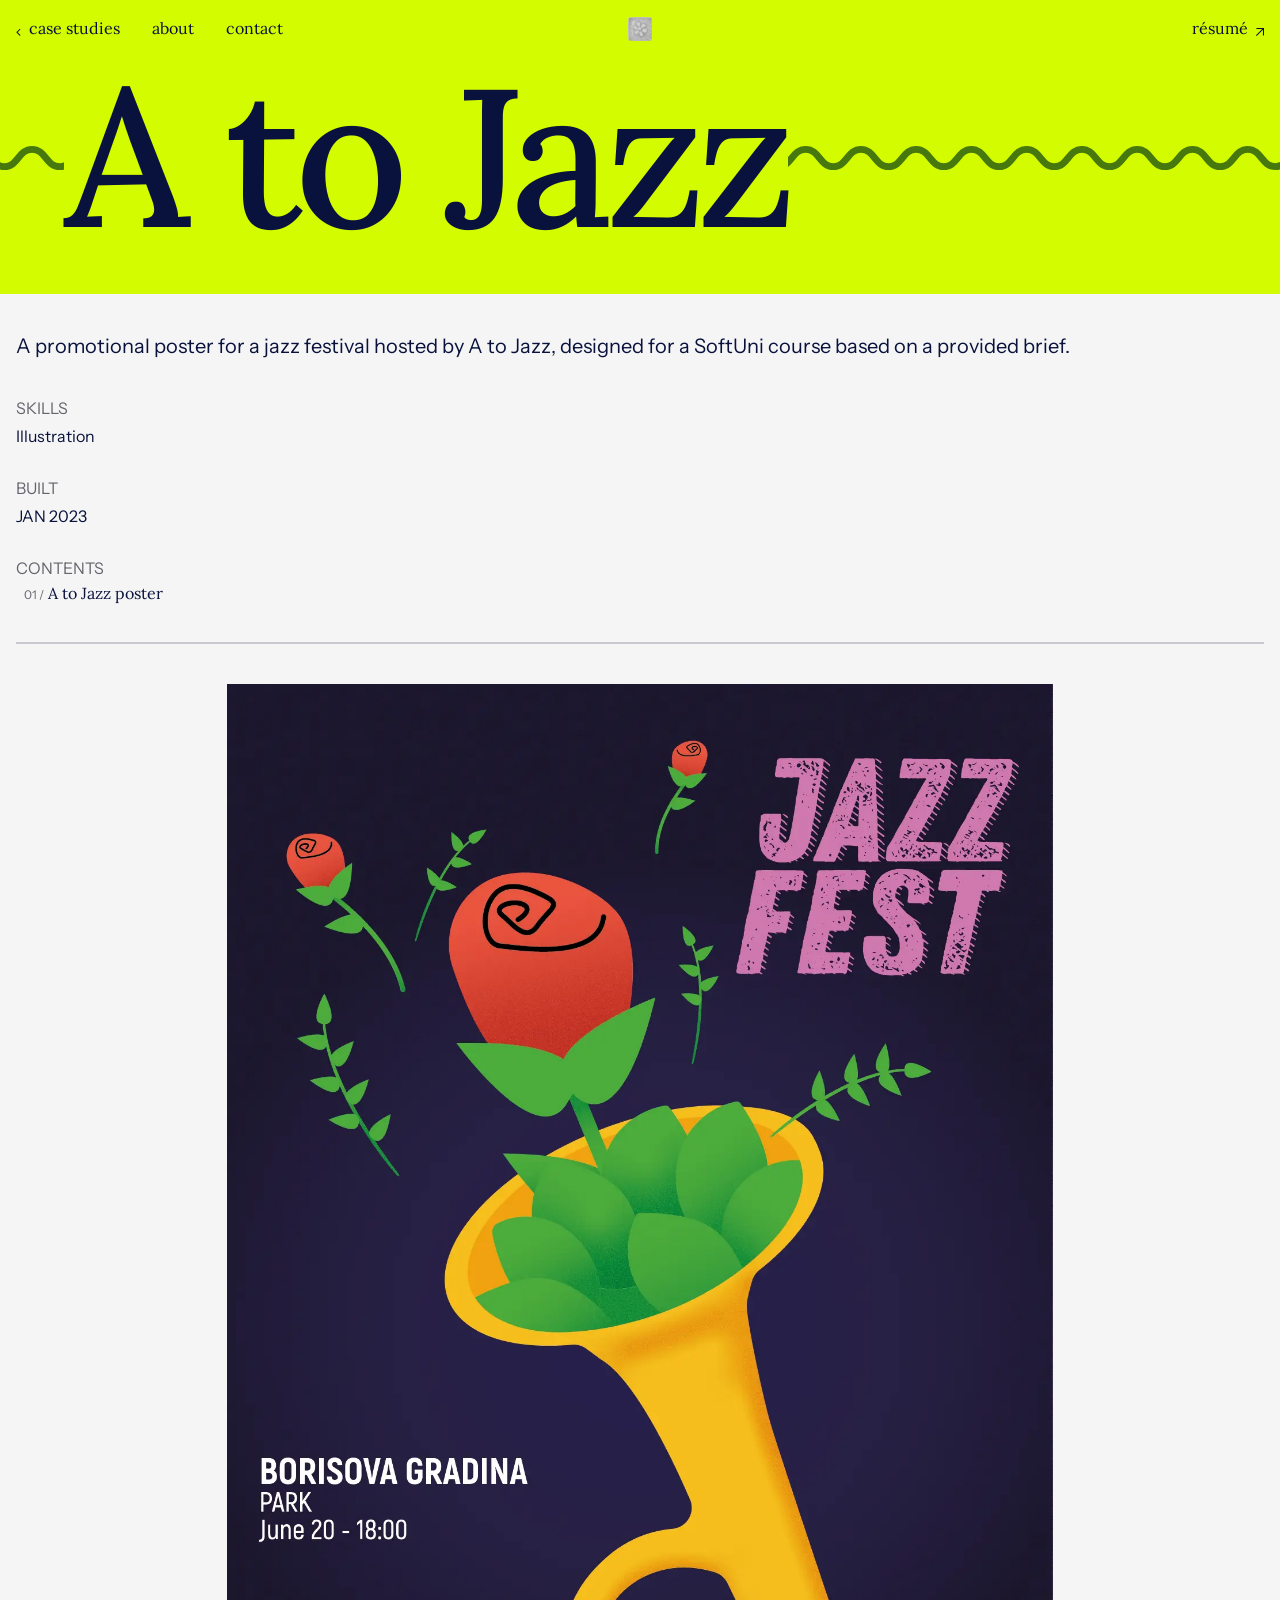
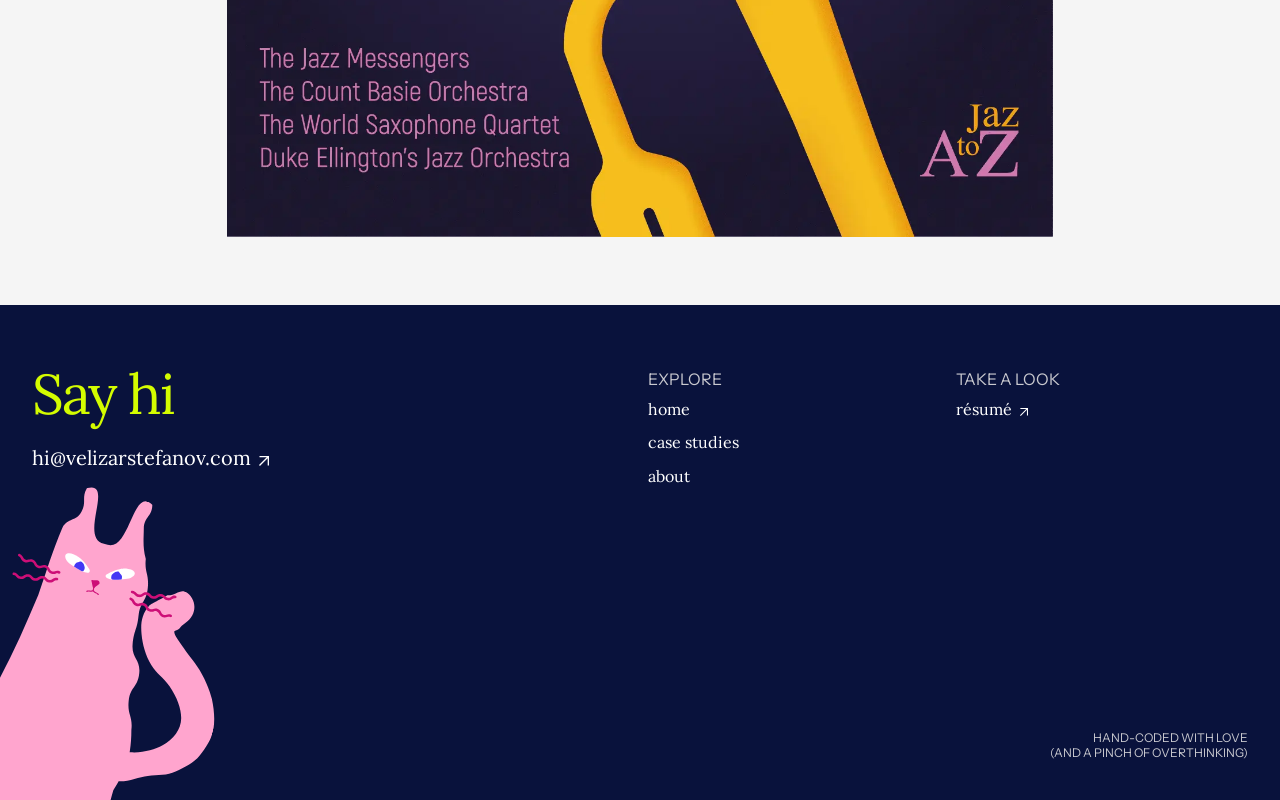
<file: case-studies/a-to-jazz.html>
<!doctype html>
<html lang="en">
  <head>
    <meta charset="UTF-8" />
    <meta name="viewport" content="width=device-width, initial-scale=1.0" />

    <link rel="stylesheet" href="/global.css" />
    <link rel="stylesheet" href="/case-studies/project.css" />

    <link rel="preconnect" href="https://fonts.googleapis.com" />
    <link rel="preconnect" href="https://fonts.gstatic.com" crossorigin />
    <link
      href="https://fonts.googleapis.com/css2?family=Instrument+Sans:ital,wght@0,400..700;1,400..700&family=Lora:ital,wght@0,400..700;1,400..700&display=swap"
      rel="stylesheet"
    />

    <title>A to Jazz - Velizar Stefanov</title>
    <link rel="icon" type="image/x-icon" href="favicon/favicon.ico" />
    <link
      rel="apple-touch-icon"
      sizes="180x180"
      href="/favicon/apple-touch-icon.png"
    />
    <link
      rel="icon"
      type="image/png"
      sizes="32x32"
      href="/favicon/favicon-32x32.png"
    />
    <link
      rel="icon"
      type="image/png"
      sizes="16x16"
      href="/favicon/favicon-16x16.png"
    />
    <link rel="manifest" href="/favicon/site.webmanifest" />

    <!--Umami analytics script-->
    <script
      defer
      src="https://cloud.umami.is/script.js"
      data-website-id="4d60d339-1a2b-4a92-abb1-0f9d5945f501"
    ></script>
  </head>
  <body>
    <nav>
      <ul class="nav-links nav-s">
        <li>
          <a class="bttn-links-back" href="/case-studies"
            ><svg
              viewBox="0 0 7 12"
              height="10px"
              fill="currentColor"
              aria-hidden="true"
              xmlns="http://www.w3.org/2000/svg"
            >
              <path
                d="M6.59082 5.53027L1.06055 11.0605L0 10L4.46973 5.53027L0 1.06055L1.06055 0L6.59082 5.53027Z"
              />
            </svg>
            case studies
          </a>
        </li>

        <li>
          <a class="bttn-links" href="/#about">about</a>
        </li>

        <li>
          <a class="bttn-links" href="#contact">contact</a>
        </li>
      </ul>
      <a href="/" class="nav-home bttn-home">
        <img src="/images/Ceramic Tile.webp" alt="home" />
      </a>
      <a
        class="nav-resume bttn-links-external nav-s"
        target="_blank"
        href="/velizar-stefanov_resume.pdf"
        >résumé
        <span class="sr-only">(opens in new tab)</span>
        <svg
          viewBox="0 0 10 10"
          height="10px"
          fill="currentColor"
          aria-hidden="true"
          xmlns="http://www.w3.org/2000/svg"
        >
          <path
            d="M10 9.52991H8.67025V2.26993L0.940178 10L0 9.05982L7.73007 1.32976H0.470089V0H10V9.52991Z"
          />
        </svg>
      </a>
    </nav>
    <header>
      <div class="page-title">
        <h1 class="h-xl">A to Jazz</h1>
        <svg
          viewBox="0 0 6198 28"
          fill="none"
          stroke="currentColor"
          aria-hidden="true"
          xmlns="http://www.w3.org/2000/svg"
        >
          <path
            d="M6193.06 4.00021C6176.93 4.00021 6176.95 24 6160.83 24C6144.7 24 6144.7 4.00021 6128.59 4.00021C6112.47 4.00021 6112.49 24 6096.36 24C6080.23 24 6080.23 4.00021 6064.12 4.00021C6048 4.00021 6048.01 24 6031.89 24C6015.76 24 6015.76 4.00021 5999.65 4.00021C5983.53 4.00021 5983.55 24 5967.42 24C5951.29 24 5951.29 4.00021 5935.18 4.00021C5919.06 4.00021 5919.08 24 5902.95 24C5886.82 24 5886.82 4.00021 5870.72 4.00021C5854.59 4.00021 5854.61 24 5838.48 24C5822.35 24 5822.35 4.00021 5806.25 4.00021C5790.12 4.00021 5790.14 24 5774.01 24C5757.88 24 5757.88 4.00021 5741.78 4.00021C5725.65 4.00021 5725.67 24 5709.54 24C5693.42 24 5693.42 4.00021 5677.31 4.00021C5661.18 4.00021 5661.2 24 5645.07 24C5628.95 24 5628.95 4.00021 5612.84 4.00021C5596.71 4.00021 5596.73 24 5580.61 24C5564.48 24 5564.48 4.00021 5548.37 4.00021C5532.24 4.00021 5532.26 24 5516.14 24C5500.01 24 5500.01 4.00021 5483.9 4.00021C5467.78 4.00021 5467.79 24 5451.67 24C5435.54 24 5435.53 4 5419.43 4C5403.3 4 5403.32 24 5387.19 24C5371.06 24 5371.06 4.00008 5354.96 4.00008C5338.83 4.00008 5338.85 24 5322.72 24C5306.6 24 5306.6 4.00008 5290.49 4.00008C5274.36 4.00008 5274.38 24 5258.25 24C5242.13 24 5242.13 4.00008 5226.02 4.00008C5209.89 4.00008 5209.91 24 5193.78 24C5177.66 24 5177.66 4.00008 5161.55 4.00008C5145.42 4.00008 5145.44 24 5129.32 24C5113.19 24 5113.19 4.00008 5097.08 4.00008C5080.95 4.00008 5080.97 24 5064.85 24C5048.72 24 5048.72 4.00008 5032.61 4.00008C5016.48 4.00008 5016.5 24 5000.38 24C4984.25 24 4984.25 4.00008 4968.14 4.00008C4952.02 4.00008 4952.03 24 4935.91 24C4919.78 24 4919.78 4.00008 4903.67 4.00008C4887.55 4.00008 4887.56 24 4871.44 24C4855.31 24 4855.31 4.00008 4839.2 4.00008C4823.08 4.00008 4823.09 24 4806.97 24C4790.84 24 4790.84 4.00008 4774.73 4.00008C4758.61 4.00008 4758.63 24 4742.5 24C4726.37 24 4726.37 4.00008 4710.26 4.00008C4694.14 4.00008 4694.16 24 4678.03 24C4661.9 24 4661.9 4.00047 4645.79 4.00047C4629.67 4.00047 4629.69 24.0004 4613.56 24.0004C4597.43 24.0004 4597.43 4.00047 4581.32 4.00047C4565.2 4.00047 4565.22 24.0004 4549.09 24.0004C4532.96 24.0004 4532.96 4.00047 4516.86 4.00047C4500.73 4.00047 4500.75 24.0004 4484.62 24.0004C4468.49 24.0004 4468.49 4.00047 4452.39 4.00047C4436.26 4.00047 4436.28 24.0004 4420.15 24.0004C4404.03 24.0004 4404.02 4.00047 4387.92 4.00047C4371.79 4.00047 4371.81 24.0004 4355.68 24.0004C4339.56 24.0004 4339.56 4.00047 4323.45 4.00047C4307.32 4.00047 4307.34 24.0004 4291.21 24.0004C4275.09 24.0004 4275.09 4.00047 4258.98 4.00047C4242.85 4.00047 4242.87 24.0004 4226.74 24.0004C4210.62 24.0004 4210.62 4.00047 4194.51 4.00047C4178.38 4.00047 4178.4 24.0004 4162.28 24.0004C4146.15 24.0004 4146.15 4.00047 4130.04 4.00047C4113.91 4.00047 4113.93 24.0004 4097.81 24.0004C4081.68 24.0004 4081.68 4.00047 4065.57 4.00047C4049.45 4.00047 4049.46 24.0004 4033.34 24.0004C4017.21 24.0004 4017.21 4.00047 4001.1 4.00047C3984.98 4.00047 3984.99 24.0004 3968.87 24.0004C3952.74 24.0004 3952.74 4.00047 3936.63 4.00047C3920.51 4.00047 3920.52 24.0004 3904.4 24.0004C3888.27 24.0004 3888.27 4.00026 3872.16 4.00026C3856.03 4.00026 3856.05 24.0003 3839.92 24.0003C3823.8 24.0003 3823.8 4.00034 3807.69 4.00034C3791.56 4.00034 3791.58 24.0003 3775.45 24.0003C3759.33 24.0003 3759.33 4.00034 3743.22 4.00034C3727.09 4.00034 3727.11 24.0003 3710.99 24.0003C3694.86 24.0003 3694.86 4.00034 3678.75 4.00034C3662.62 4.00034 3662.64 24.0003 3646.52 24.0003C3630.39 24.0003 3630.39 4.00034 3614.28 4.00034C3598.15 4.00034 3598.17 24.0003 3582.05 24.0003C3565.92 24.0003 3565.92 4.00034 3549.81 4.00034C3533.69 4.00034 3533.7 24.0003 3517.58 24.0003C3501.45 24.0003 3501.45 4.00034 3485.34 4.00034C3469.22 4.00034 3469.24 24.0003 3453.11 24.0003C3436.98 24.0003 3436.98 4.00034 3420.87 4.00034C3404.75 4.00034 3404.77 24.0003 3388.64 24.0003C3372.51 24.0003 3372.51 4.00034 3356.41 4.00034C3340.28 4.00034 3340.3 24.0003 3324.17 24.0003C3308.04 24.0003 3308.04 4.00034 3291.94 4.00034C3275.81 4.00034 3275.83 24.0003 3259.7 24.0003C3243.58 24.0003 3243.57 4.00034 3227.47 4.00034C3211.34 4.00034 3211.36 24.0003 3195.23 24.0003C3179.11 24.0003 3179.11 4.00034 3163 4.00034C3146.87 4.00034 3146.89 24.0003 3130.76 24.0003C3114.64 24.0003 3114.64 4.00034 3098.53 4.00034C3082.4 4.00034 3082.42 24.0004 3066.3 24.0004C3050.17 24.0004 3050.17 4.00055 3034.06 4.00055C3017.93 4.00055 3017.95 24.0004 3001.83 24.0004C2985.7 24.0004 2985.7 4.00055 2969.59 4.00055C2953.47 4.00055 2953.48 24.0004 2937.36 24.0004C2921.23 24.0004 2921.23 4.00055 2905.12 4.00055C2889 4.00055 2889.01 24.0004 2872.89 24.0004C2856.76 24.0004 2856.76 4.00055 2840.65 4.00055C2824.53 4.00055 2824.55 24.0004 2808.42 24.0004C2792.29 24.0004 2792.29 4.00055 2776.18 4.00055C2760.06 4.00055 2760.08 24.0004 2743.95 24.0004C2727.82 24.0004 2727.82 4.00055 2711.71 4.00055C2695.59 4.00055 2695.61 24.0004 2679.48 24.0004C2663.35 24.0004 2663.35 4.00055 2647.25 4.00055C2631.12 4.00055 2631.14 24.0004 2615.01 24.0004C2598.88 24.0004 2598.88 4.00055 2582.78 4.00055C2566.65 4.00055 2566.67 24.0004 2550.54 24.0004C2534.42 24.0004 2534.42 4.00055 2518.31 4.00055C2502.18 4.00055 2502.2 24.0004 2486.07 24.0004C2469.95 24.0004 2469.95 4.00055 2453.84 4.00055C2437.71 4.00055 2437.73 24.0004 2421.61 24.0004C2405.48 24.0004 2405.48 4.00055 2389.37 4.00055C2373.24 4.00055 2373.26 24.0004 2357.14 24.0004C2341.01 24.0004 2341 4.00034 2324.9 4.00034C2308.77 4.00034 2308.79 24.0003 2292.66 24.0003C2276.53 24.0003 2276.53 4.00042 2260.43 4.00042C2244.3 4.00042 2244.32 24.0003 2228.19 24.0003C2212.07 24.0003 2212.07 4.00042 2195.96 4.00042C2179.83 4.00042 2179.85 24.0003 2163.72 24.0003C2147.6 24.0003 2147.59 4.00042 2131.49 4.00042C2115.36 4.00042 2115.38 24.0003 2099.25 24.0003C2083.13 24.0003 2083.13 4.00042 2067.02 4.00042C2050.89 4.00042 2050.91 24.0003 2034.78 24.0003C2018.66 24.0003 2018.66 4.00042 2002.55 4.00042C1986.42 4.00042 1986.44 24.0003 1970.32 24.0003C1954.19 24.0003 1954.19 4.00042 1938.08 4.00042C1921.95 4.00042 1921.97 24.0003 1905.85 24.0003C1889.72 24.0003 1889.72 4.00042 1873.61 4.00042C1857.48 4.00042 1857.5 24.0003 1841.38 24.0003C1825.25 24.0003 1825.25 4.00042 1809.14 4.00042C1793.02 4.00042 1793.03 24.0003 1776.91 24.0003C1760.78 24.0003 1760.78 4.00042 1744.67 4.00042C1728.55 4.00042 1728.57 24.0003 1712.44 24.0003C1696.31 24.0003 1696.31 4.00042 1680.2 4.00042C1664.08 4.00042 1664.1 24.0003 1647.97 24.0003C1631.84 24.0003 1631.84 4.00042 1615.74 4.00042C1599.61 4.00042 1599.63 24.0003 1583.5 24.0003C1567.37 24.0003 1567.37 4.00081 1551.26 4.00081C1535.14 4.00081 1535.16 24.0007 1519.03 24.0007C1502.9 24.0007 1502.9 4.00081 1486.8 4.00081C1470.67 4.00081 1470.69 24.0007 1454.56 24.0007C1438.43 24.0007 1438.43 4.00081 1422.33 4.00081C1406.2 4.00081 1406.22 24.0007 1390.09 24.0007C1373.96 24.0007 1373.96 4.00081 1357.86 4.00081C1341.73 4.00081 1341.75 24.0007 1325.62 24.0007C1309.5 24.0007 1309.5 4.00081 1293.39 4.00081C1277.26 4.00081 1277.28 24.0007 1261.15 24.0007C1245.03 24.0007 1245.03 4.00081 1228.92 4.00081C1212.79 4.00081 1212.81 24.0007 1196.68 24.0007C1180.56 24.0007 1180.56 4.00081 1164.45 4.00081C1148.32 4.00081 1148.34 24.0007 1132.21 24.0007C1116.09 24.0007 1116.09 4.00081 1099.98 4.00081C1083.85 4.00081 1083.87 24.0007 1067.75 24.0007C1051.62 24.0007 1051.62 4.00081 1035.51 4.00081C1019.38 4.00081 1019.4 24.0007 1003.28 24.0007C987.151 24.0007 987.151 4.00081 971.043 4.00081C954.917 4.00081 954.935 24.0007 938.809 24.0007C922.682 24.0007 922.682 4.00081 906.574 4.00081C890.448 4.00081 890.467 24.0007 874.34 24.0007C858.214 24.0007 858.214 4.00081 842.106 4.00081C825.979 4.00081 825.997 24.0007 809.871 24.0007C793.744 24.0007 793.737 4.0006 777.63 4.0006C761.503 4.0006 761.522 24.0007 745.395 24.0007C729.269 24.0007 729.269 4.00068 713.161 4.00068C697.034 4.00068 697.053 24.0007 680.927 24.0007C664.8 24.0007 664.8 4.00068 648.692 4.00068C632.565 4.00068 632.583 24.0007 616.457 24.0007C600.33 24.0007 600.33 4.00068 584.222 4.00068C568.095 4.00068 568.114 24.0007 551.988 24.0007C535.861 24.0007 535.861 4.00068 519.753 4.00068C503.626 4.00068 503.645 24.0007 487.519 24.0007C471.392 24.0007 471.392 4.00068 455.284 4.00068C439.158 4.00068 439.176 24.0007 423.049 24.0007C406.922 24.0007 406.922 4.00068 390.815 4.00068C374.688 4.00068 374.707 24.0007 358.58 24.0007C342.454 24.0007 342.454 4.00068 326.346 4.00068C310.219 4.00068 310.238 24.0007 294.111 24.0007C277.985 24.0007 277.985 4.00068 261.877 4.00068C245.75 4.00068 245.768 24.0007 229.642 24.0007C213.515 24.0007 213.515 4.00068 197.407 4.00068C181.28 4.00068 181.299 24.0007 165.173 24.0007C149.046 24.0007 149.046 4.00068 132.938 4.00068C116.812 4.00068 116.831 24.0007 100.704 24.0007C84.5772 24.0007 84.5772 4.00068 68.4695 4.00068C52.3428 4.00068 52.3609 24.0007 36.2343 24.0007C20.1076 24.0007 20.1076 4.00068 3.99988 4.00068"
            stroke-miterlimit="10"
            stroke-linecap="round"
          />
        </svg>
      </div>
    </header>
    <main>
      <div class="overview">
        <p class="summary p-l">
          A promotional poster for a jazz festival hosted by A to Jazz, designed
          for a SoftUni course based on a provided brief.
        </p>
        <div class="meta p-s-sans">
          <dl>
            <dt>Skills</dt>
            <dd>Illustration</dd>
          </dl>
          <dl>
            <dt>Built</dt>
            <dd>
              <span class="date">JAN 2023</span>
            </dd>
          </dl>
        </div>
        <aside class="table-of-contents">
          <h2 class="p-s-sans">Contents</h2>
          <ol>
            <li>
              <a class="bttn-links" href="#poster">
                <span class="counter p-xs" aria-hidden="true"></span>
                <span class="nav-s">A to Jazz poster</span>
              </a>
            </li>
          </ol>
        </aside>
      </div>
      <div class="divider" aria-hidden="true"></div>
      <article class="p-s-serif">
        <div id="poster" class="image-width-normal">
          <img
            src="/images/A to Jazz.webp"
            alt="Poster for a Jazz Festival, hosted by A to Jazz. A golden trumpet on a dark purple background blooms with a red rose and green leaves, with smaller roses and sprigs floating around it."
          />
        </div>
      </article>
    </main>
    <footer id="contact">
      <div class="footer-email">
        <h3 class="h-m">Say hi</h3>
        <a
          class="footer-email-button bttn-primary-external nav-l"
          href="mailto:hi@velizarstefanov.com"
          >hi@velizarstefanov.com
          <svg
            viewBox="0 0 10 10"
            height="10px"
            fill="currentColor"
            aria-hidden="true"
            xmlns="http://www.w3.org/2000/svg"
          >
            <path
              d="M10 9.52991H8.67025V2.26993L0.940178 10L0 9.05982L7.73007 1.32976H0.470089V0H10V9.52991Z"
            />
          </svg>
        </a>
      </div>
      <div class="footer-explore">
        <h4 class="p-s-sans">Explore</h4>
        <ul class="nav-s">
          <li>
            <a class="bttn-links-light" href="/">home</a>
          </li>
          <li>
            <a class="bttn-links-light" href="/case-studies">case studies</a>
          </li>
          <li>
            <a class="bttn-links-light" href="/#about">about</a>
          </li>
        </ul>
      </div>
      <div class="footer-resume">
        <h4 class="p-s-sans">Take a look</h4>
        <ul>
          <li>
            <a
              class="footer-resume-link bttn-links-external nav-s"
              target="_blank"
              href="/velizar-stefanov_resume.pdf"
              >résumé
              <span class="sr-only">(opens in new tab)</span>
              <svg
                viewBox="0 0 10 10"
                height="10px"
                fill="currentColor"
                aria-hidden="true"
                xmlns="http://www.w3.org/2000/svg"
              >
                <path
                  d="M10 9.52991H8.67025V2.26993L0.940178 10L0 9.05982L7.73007 1.32976H0.470089V0H10V9.52991Z"
                />
              </svg>
            </a>
          </li>
        </ul>
      </div>
      <img src="/images/Pink Cat.svg" alt="" loading="lazy" />
      <span class="footer-overthinking p-xs"
        >Hand-coded with love<br />(and a pinch of overthinking)</span
      >
    </footer>
  </body>
</html>
</file>
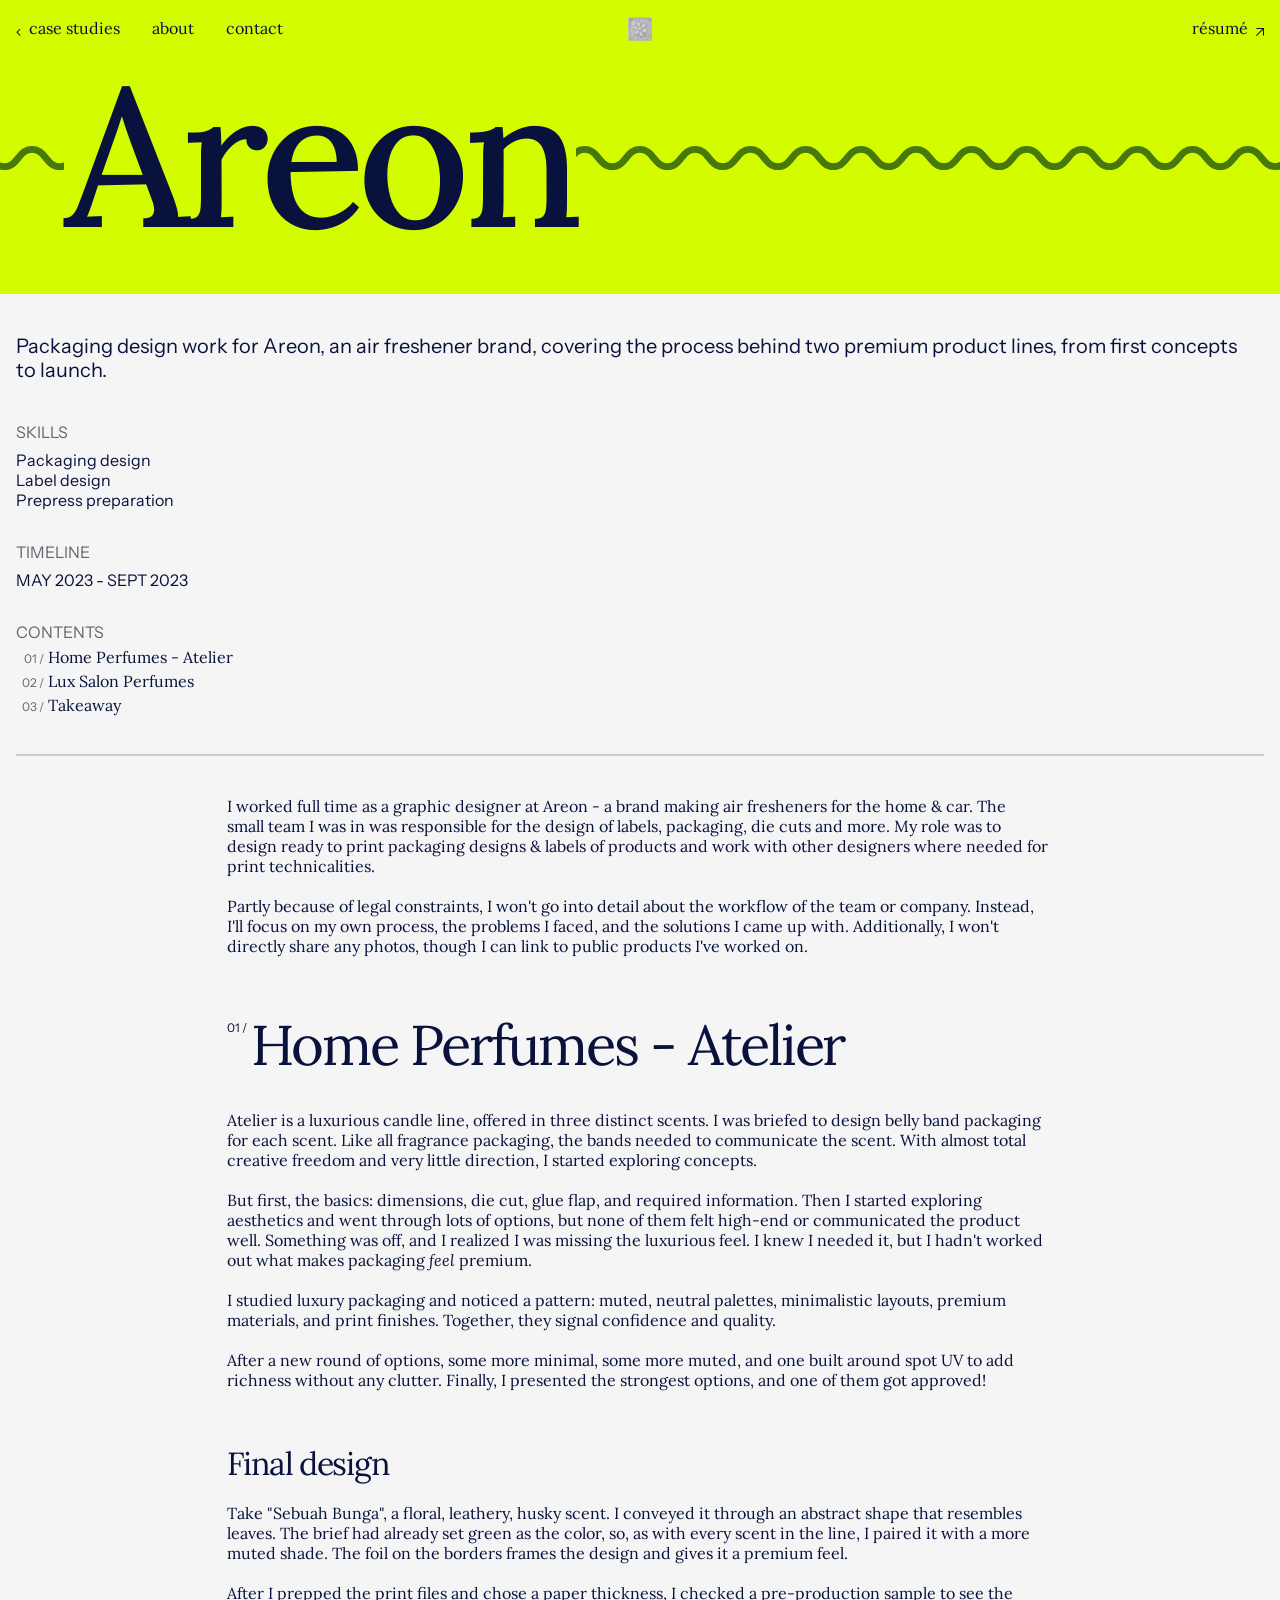
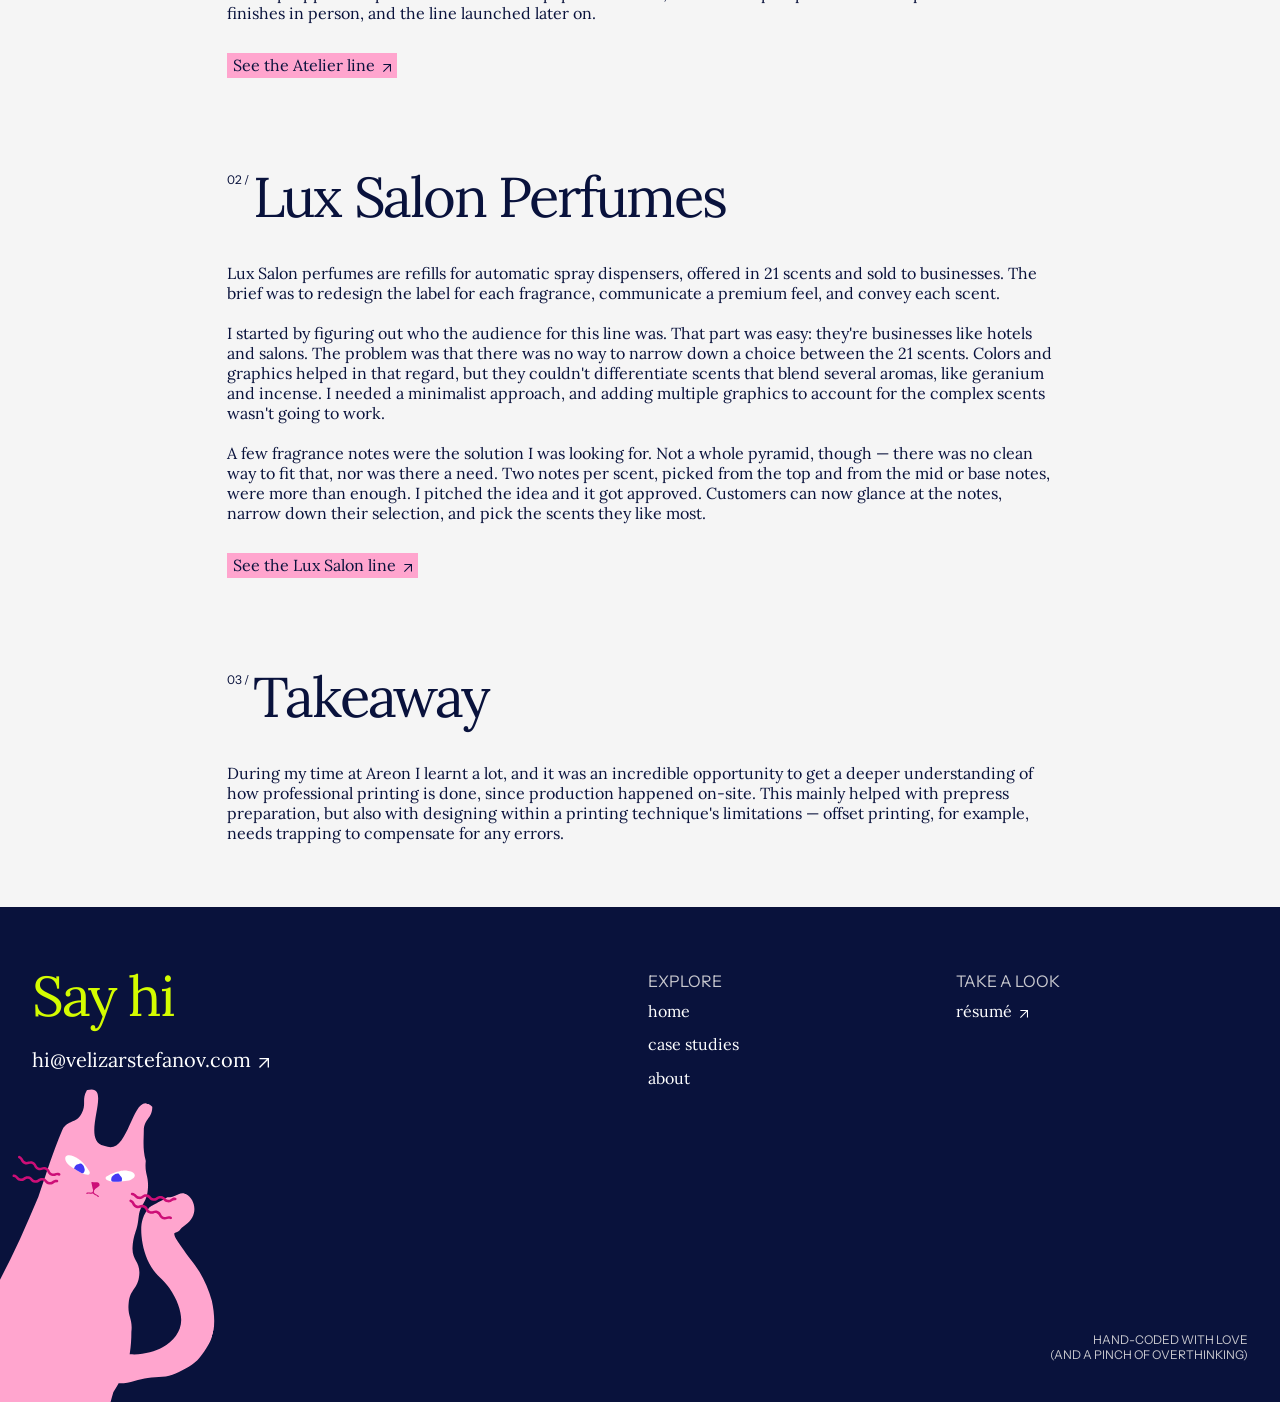
<file: case-studies/areon.html>
<!doctype html>
<html lang="en">
  <head>
    <meta charset="UTF-8" />
    <meta name="viewport" content="width=device-width, initial-scale=1.0" />

    <link rel="stylesheet" href="/global.css" />
    <link rel="stylesheet" href="/case-studies/project.css" />

    <link rel="preconnect" href="https://fonts.googleapis.com" />
    <link rel="preconnect" href="https://fonts.gstatic.com" crossorigin />
    <link
      href="https://fonts.googleapis.com/css2?family=Instrument+Sans:ital,wght@0,400..700;1,400..700&family=Lora:ital,wght@0,400..700;1,400..700&display=swap"
      rel="stylesheet"
    />

    <title>Areon - Velizar Stefanov</title>
    <link rel="icon" type="image/x-icon" href="favicon/favicon.ico" />
    <link
      rel="apple-touch-icon"
      sizes="180x180"
      href="/favicon/apple-touch-icon.png"
    />
    <link
      rel="icon"
      type="image/png"
      sizes="32x32"
      href="/favicon/favicon-32x32.png"
    />
    <link
      rel="icon"
      type="image/png"
      sizes="16x16"
      href="/favicon/favicon-16x16.png"
    />
    <link rel="manifest" href="/favicon/site.webmanifest" />

    <!--Umami analytics script-->
    <script
      defer
      src="https://cloud.umami.is/script.js"
      data-website-id="4d60d339-1a2b-4a92-abb1-0f9d5945f501"
    ></script>
  </head>
  <body>
    <nav>
      <ul class="nav-links nav-s">
        <li>
          <a class="bttn-links-back" href="/case-studies"
            ><svg
              viewBox="0 0 7 12"
              height="10px"
              fill="currentColor"
              aria-hidden="true"
              xmlns="http://www.w3.org/2000/svg"
            >
              <path
                d="M6.59082 5.53027L1.06055 11.0605L0 10L4.46973 5.53027L0 1.06055L1.06055 0L6.59082 5.53027Z"
              />
            </svg>
            case studies
          </a>
        </li>

        <li>
          <a class="bttn-links" href="/#about">about</a>
        </li>

        <li>
          <a class="bttn-links" href="#contact">contact</a>
        </li>
      </ul>
      <a href="/" class="nav-home bttn-home">
        <img src="/images/Ceramic Tile.webp" alt="home" />
      </a>
      <a
        class="nav-resume bttn-links-external nav-s"
        target="_blank"
        href="/velizar-stefanov_resume.pdf"
        >résumé
        <span class="sr-only">(opens in new tab)</span>
        <svg
          viewBox="0 0 10 10"
          height="10px"
          fill="currentColor"
          aria-hidden="true"
          xmlns="http://www.w3.org/2000/svg"
        >
          <path
            d="M10 9.52991H8.67025V2.26993L0.940178 10L0 9.05982L7.73007 1.32976H0.470089V0H10V9.52991Z"
          />
        </svg>
      </a>
    </nav>
    <header>
      <div class="page-title">
        <h1 class="h-xl">Areon</h1>
        <svg
          viewBox="0 0 6198 28"
          fill="none"
          stroke="currentColor"
          aria-hidden="true"
          xmlns="http://www.w3.org/2000/svg"
        >
          <path
            d="M6193.06 4.00021C6176.93 4.00021 6176.95 24 6160.83 24C6144.7 24 6144.7 4.00021 6128.59 4.00021C6112.47 4.00021 6112.49 24 6096.36 24C6080.23 24 6080.23 4.00021 6064.12 4.00021C6048 4.00021 6048.01 24 6031.89 24C6015.76 24 6015.76 4.00021 5999.65 4.00021C5983.53 4.00021 5983.55 24 5967.42 24C5951.29 24 5951.29 4.00021 5935.18 4.00021C5919.06 4.00021 5919.08 24 5902.95 24C5886.82 24 5886.82 4.00021 5870.72 4.00021C5854.59 4.00021 5854.61 24 5838.48 24C5822.35 24 5822.35 4.00021 5806.25 4.00021C5790.12 4.00021 5790.14 24 5774.01 24C5757.88 24 5757.88 4.00021 5741.78 4.00021C5725.65 4.00021 5725.67 24 5709.54 24C5693.42 24 5693.42 4.00021 5677.31 4.00021C5661.18 4.00021 5661.2 24 5645.07 24C5628.95 24 5628.95 4.00021 5612.84 4.00021C5596.71 4.00021 5596.73 24 5580.61 24C5564.48 24 5564.48 4.00021 5548.37 4.00021C5532.24 4.00021 5532.26 24 5516.14 24C5500.01 24 5500.01 4.00021 5483.9 4.00021C5467.78 4.00021 5467.79 24 5451.67 24C5435.54 24 5435.53 4 5419.43 4C5403.3 4 5403.32 24 5387.19 24C5371.06 24 5371.06 4.00008 5354.96 4.00008C5338.83 4.00008 5338.85 24 5322.72 24C5306.6 24 5306.6 4.00008 5290.49 4.00008C5274.36 4.00008 5274.38 24 5258.25 24C5242.13 24 5242.13 4.00008 5226.02 4.00008C5209.89 4.00008 5209.91 24 5193.78 24C5177.66 24 5177.66 4.00008 5161.55 4.00008C5145.42 4.00008 5145.44 24 5129.32 24C5113.19 24 5113.19 4.00008 5097.08 4.00008C5080.95 4.00008 5080.97 24 5064.85 24C5048.72 24 5048.72 4.00008 5032.61 4.00008C5016.48 4.00008 5016.5 24 5000.38 24C4984.25 24 4984.25 4.00008 4968.14 4.00008C4952.02 4.00008 4952.03 24 4935.91 24C4919.78 24 4919.78 4.00008 4903.67 4.00008C4887.55 4.00008 4887.56 24 4871.44 24C4855.31 24 4855.31 4.00008 4839.2 4.00008C4823.08 4.00008 4823.09 24 4806.97 24C4790.84 24 4790.84 4.00008 4774.73 4.00008C4758.61 4.00008 4758.63 24 4742.5 24C4726.37 24 4726.37 4.00008 4710.26 4.00008C4694.14 4.00008 4694.16 24 4678.03 24C4661.9 24 4661.9 4.00047 4645.79 4.00047C4629.67 4.00047 4629.69 24.0004 4613.56 24.0004C4597.43 24.0004 4597.43 4.00047 4581.32 4.00047C4565.2 4.00047 4565.22 24.0004 4549.09 24.0004C4532.96 24.0004 4532.96 4.00047 4516.86 4.00047C4500.73 4.00047 4500.75 24.0004 4484.62 24.0004C4468.49 24.0004 4468.49 4.00047 4452.39 4.00047C4436.26 4.00047 4436.28 24.0004 4420.15 24.0004C4404.03 24.0004 4404.02 4.00047 4387.92 4.00047C4371.79 4.00047 4371.81 24.0004 4355.68 24.0004C4339.56 24.0004 4339.56 4.00047 4323.45 4.00047C4307.32 4.00047 4307.34 24.0004 4291.21 24.0004C4275.09 24.0004 4275.09 4.00047 4258.98 4.00047C4242.85 4.00047 4242.87 24.0004 4226.74 24.0004C4210.62 24.0004 4210.62 4.00047 4194.51 4.00047C4178.38 4.00047 4178.4 24.0004 4162.28 24.0004C4146.15 24.0004 4146.15 4.00047 4130.04 4.00047C4113.91 4.00047 4113.93 24.0004 4097.81 24.0004C4081.68 24.0004 4081.68 4.00047 4065.57 4.00047C4049.45 4.00047 4049.46 24.0004 4033.34 24.0004C4017.21 24.0004 4017.21 4.00047 4001.1 4.00047C3984.98 4.00047 3984.99 24.0004 3968.87 24.0004C3952.74 24.0004 3952.74 4.00047 3936.63 4.00047C3920.51 4.00047 3920.52 24.0004 3904.4 24.0004C3888.27 24.0004 3888.27 4.00026 3872.16 4.00026C3856.03 4.00026 3856.05 24.0003 3839.92 24.0003C3823.8 24.0003 3823.8 4.00034 3807.69 4.00034C3791.56 4.00034 3791.58 24.0003 3775.45 24.0003C3759.33 24.0003 3759.33 4.00034 3743.22 4.00034C3727.09 4.00034 3727.11 24.0003 3710.99 24.0003C3694.86 24.0003 3694.86 4.00034 3678.75 4.00034C3662.62 4.00034 3662.64 24.0003 3646.52 24.0003C3630.39 24.0003 3630.39 4.00034 3614.28 4.00034C3598.15 4.00034 3598.17 24.0003 3582.05 24.0003C3565.92 24.0003 3565.92 4.00034 3549.81 4.00034C3533.69 4.00034 3533.7 24.0003 3517.58 24.0003C3501.45 24.0003 3501.45 4.00034 3485.34 4.00034C3469.22 4.00034 3469.24 24.0003 3453.11 24.0003C3436.98 24.0003 3436.98 4.00034 3420.87 4.00034C3404.75 4.00034 3404.77 24.0003 3388.64 24.0003C3372.51 24.0003 3372.51 4.00034 3356.41 4.00034C3340.28 4.00034 3340.3 24.0003 3324.17 24.0003C3308.04 24.0003 3308.04 4.00034 3291.94 4.00034C3275.81 4.00034 3275.83 24.0003 3259.7 24.0003C3243.58 24.0003 3243.57 4.00034 3227.47 4.00034C3211.34 4.00034 3211.36 24.0003 3195.23 24.0003C3179.11 24.0003 3179.11 4.00034 3163 4.00034C3146.87 4.00034 3146.89 24.0003 3130.76 24.0003C3114.64 24.0003 3114.64 4.00034 3098.53 4.00034C3082.4 4.00034 3082.42 24.0004 3066.3 24.0004C3050.17 24.0004 3050.17 4.00055 3034.06 4.00055C3017.93 4.00055 3017.95 24.0004 3001.83 24.0004C2985.7 24.0004 2985.7 4.00055 2969.59 4.00055C2953.47 4.00055 2953.48 24.0004 2937.36 24.0004C2921.23 24.0004 2921.23 4.00055 2905.12 4.00055C2889 4.00055 2889.01 24.0004 2872.89 24.0004C2856.76 24.0004 2856.76 4.00055 2840.65 4.00055C2824.53 4.00055 2824.55 24.0004 2808.42 24.0004C2792.29 24.0004 2792.29 4.00055 2776.18 4.00055C2760.06 4.00055 2760.08 24.0004 2743.95 24.0004C2727.82 24.0004 2727.82 4.00055 2711.71 4.00055C2695.59 4.00055 2695.61 24.0004 2679.48 24.0004C2663.35 24.0004 2663.35 4.00055 2647.25 4.00055C2631.12 4.00055 2631.14 24.0004 2615.01 24.0004C2598.88 24.0004 2598.88 4.00055 2582.78 4.00055C2566.65 4.00055 2566.67 24.0004 2550.54 24.0004C2534.42 24.0004 2534.42 4.00055 2518.31 4.00055C2502.18 4.00055 2502.2 24.0004 2486.07 24.0004C2469.95 24.0004 2469.95 4.00055 2453.84 4.00055C2437.71 4.00055 2437.73 24.0004 2421.61 24.0004C2405.48 24.0004 2405.48 4.00055 2389.37 4.00055C2373.24 4.00055 2373.26 24.0004 2357.14 24.0004C2341.01 24.0004 2341 4.00034 2324.9 4.00034C2308.77 4.00034 2308.79 24.0003 2292.66 24.0003C2276.53 24.0003 2276.53 4.00042 2260.43 4.00042C2244.3 4.00042 2244.32 24.0003 2228.19 24.0003C2212.07 24.0003 2212.07 4.00042 2195.96 4.00042C2179.83 4.00042 2179.85 24.0003 2163.72 24.0003C2147.6 24.0003 2147.59 4.00042 2131.49 4.00042C2115.36 4.00042 2115.38 24.0003 2099.25 24.0003C2083.13 24.0003 2083.13 4.00042 2067.02 4.00042C2050.89 4.00042 2050.91 24.0003 2034.78 24.0003C2018.66 24.0003 2018.66 4.00042 2002.55 4.00042C1986.42 4.00042 1986.44 24.0003 1970.32 24.0003C1954.19 24.0003 1954.19 4.00042 1938.08 4.00042C1921.95 4.00042 1921.97 24.0003 1905.85 24.0003C1889.72 24.0003 1889.72 4.00042 1873.61 4.00042C1857.48 4.00042 1857.5 24.0003 1841.38 24.0003C1825.25 24.0003 1825.25 4.00042 1809.14 4.00042C1793.02 4.00042 1793.03 24.0003 1776.91 24.0003C1760.78 24.0003 1760.78 4.00042 1744.67 4.00042C1728.55 4.00042 1728.57 24.0003 1712.44 24.0003C1696.31 24.0003 1696.31 4.00042 1680.2 4.00042C1664.08 4.00042 1664.1 24.0003 1647.97 24.0003C1631.84 24.0003 1631.84 4.00042 1615.74 4.00042C1599.61 4.00042 1599.63 24.0003 1583.5 24.0003C1567.37 24.0003 1567.37 4.00081 1551.26 4.00081C1535.14 4.00081 1535.16 24.0007 1519.03 24.0007C1502.9 24.0007 1502.9 4.00081 1486.8 4.00081C1470.67 4.00081 1470.69 24.0007 1454.56 24.0007C1438.43 24.0007 1438.43 4.00081 1422.33 4.00081C1406.2 4.00081 1406.22 24.0007 1390.09 24.0007C1373.96 24.0007 1373.96 4.00081 1357.86 4.00081C1341.73 4.00081 1341.75 24.0007 1325.62 24.0007C1309.5 24.0007 1309.5 4.00081 1293.39 4.00081C1277.26 4.00081 1277.28 24.0007 1261.15 24.0007C1245.03 24.0007 1245.03 4.00081 1228.92 4.00081C1212.79 4.00081 1212.81 24.0007 1196.68 24.0007C1180.56 24.0007 1180.56 4.00081 1164.45 4.00081C1148.32 4.00081 1148.34 24.0007 1132.21 24.0007C1116.09 24.0007 1116.09 4.00081 1099.98 4.00081C1083.85 4.00081 1083.87 24.0007 1067.75 24.0007C1051.62 24.0007 1051.62 4.00081 1035.51 4.00081C1019.38 4.00081 1019.4 24.0007 1003.28 24.0007C987.151 24.0007 987.151 4.00081 971.043 4.00081C954.917 4.00081 954.935 24.0007 938.809 24.0007C922.682 24.0007 922.682 4.00081 906.574 4.00081C890.448 4.00081 890.467 24.0007 874.34 24.0007C858.214 24.0007 858.214 4.00081 842.106 4.00081C825.979 4.00081 825.997 24.0007 809.871 24.0007C793.744 24.0007 793.737 4.0006 777.63 4.0006C761.503 4.0006 761.522 24.0007 745.395 24.0007C729.269 24.0007 729.269 4.00068 713.161 4.00068C697.034 4.00068 697.053 24.0007 680.927 24.0007C664.8 24.0007 664.8 4.00068 648.692 4.00068C632.565 4.00068 632.583 24.0007 616.457 24.0007C600.33 24.0007 600.33 4.00068 584.222 4.00068C568.095 4.00068 568.114 24.0007 551.988 24.0007C535.861 24.0007 535.861 4.00068 519.753 4.00068C503.626 4.00068 503.645 24.0007 487.519 24.0007C471.392 24.0007 471.392 4.00068 455.284 4.00068C439.158 4.00068 439.176 24.0007 423.049 24.0007C406.922 24.0007 406.922 4.00068 390.815 4.00068C374.688 4.00068 374.707 24.0007 358.58 24.0007C342.454 24.0007 342.454 4.00068 326.346 4.00068C310.219 4.00068 310.238 24.0007 294.111 24.0007C277.985 24.0007 277.985 4.00068 261.877 4.00068C245.75 4.00068 245.768 24.0007 229.642 24.0007C213.515 24.0007 213.515 4.00068 197.407 4.00068C181.28 4.00068 181.299 24.0007 165.173 24.0007C149.046 24.0007 149.046 4.00068 132.938 4.00068C116.812 4.00068 116.831 24.0007 100.704 24.0007C84.5772 24.0007 84.5772 4.00068 68.4695 4.00068C52.3428 4.00068 52.3609 24.0007 36.2343 24.0007C20.1076 24.0007 20.1076 4.00068 3.99988 4.00068"
            stroke-miterlimit="10"
            stroke-linecap="round"
          />
        </svg>
      </div>
    </header>
    <main>
      <div class="overview">
        <p class="summary p-l">
          Packaging design work for Areon, an air freshener brand, covering the
          process behind two premium product lines, from first concepts to
          launch.
        </p>
        <div class="meta p-s-sans">
          <dl>
            <dt>Skills</dt>
            <dd>Packaging design</dd>
            <dd>Label design</dd>
            <dd>Prepress preparation</dd>
          </dl>
          <dl>
            <dt>Timeline</dt>
            <dd>
              <span class="date">MAY 2023</span> -
              <span class="date">SEPT 2023</span>
            </dd>
          </dl>
        </div>
        <aside class="table-of-contents">
          <h2 class="p-s-sans">Contents</h2>
          <ol>
            <li>
              <a class="bttn-links" href="#atelier">
                <span class="counter p-xs" aria-hidden="true"></span>
                <span class="nav-s">Home Perfumes - Atelier</span>
              </a>
            </li>
            <li>
              <a class="bttn-links" href="#lux">
                <span class="counter p-xs" aria-hidden="true"></span>
                <span class="nav-s">Lux Salon Perfumes</span>
              </a>
            </li>
            <li>
              <a class="bttn-links" href="#takeaway">
                <span class="counter p-xs" aria-hidden="true"></span>
                <span class="nav-s">Takeaway</span>
              </a>
            </li>
          </ol>
        </aside>
      </div>
      <div class="divider" aria-hidden="true"></div>
      <article class="p-s-serif">
        <p>
          I worked full time as a graphic designer at Areon - a brand making air
          fresheners for the home & car. The small team I was in was responsible
          for the design of labels, packaging, die cuts and more. My role was to
          design ready to print packaging designs & labels of products and work
          with other designers where needed for print technicalities.<br /><br />

          Partly because of legal constraints, I won't go into detail about the
          workflow of the team or company. Instead, I'll focus on my own
          process, the problems I faced, and the solutions I came up with.
          Additionally, I won't directly share any photos, though I can link to
          public products I've worked on.
        </p>
        <h2 id="atelier" class="title">
          <span class="counter p-xs" aria-hidden="true"></span>
          <span class="h-m">Home Perfumes - Atelier</span>
        </h2>
        <p>
          Atelier is a luxurious candle line, offered in three distinct scents.
          I was briefed to design belly band packaging for each scent. Like all
          fragrance packaging, the bands needed to communicate the scent. With
          almost total creative freedom and very little direction, I started
          exploring concepts.<br /><br />

          But first, the basics: dimensions, die cut, glue flap, and required
          information. Then I started exploring aesthetics and went through lots
          of options, but none of them felt high-end or communicated the product
          well. Something was off, and I realized I was missing the luxurious
          feel. I knew I needed it, but I hadn't worked out what makes packaging
          <em>feel</em> premium.<br /><br />

          I studied luxury packaging and noticed a pattern: muted, neutral
          palettes, minimalistic layouts, premium materials, and print finishes.
          Together, they signal confidence and quality.<br /><br />

          After a new round of options, some more minimal, some more muted, and
          one built around spot UV to add richness without any clutter. Finally,
          I presented the strongest options, and one of them got approved!<br /><br />
        </p>
        <h3 class="h-s">Final design</h3>
        <p>
          Take "Sebuah Bunga", a floral, leathery, husky scent. I conveyed it
          through an abstract shape that resembles leaves. The brief had already
          set green as the color, so, as with every scent in the line, I paired
          it with a more muted shade. The foil on the borders frames the design
          and gives it a premium feel.<br /><br />

          After I prepped the print files and chose a paper thickness, I checked
          a pre-production sample to see the finishes in person, and the line
          launched later on.
        </p>
        <div class="button">
          <a
            class="bttn-links-external nav-s"
            target="_blank"
            href="https://areon.bg/products/premium-home/premium-candles/sveshti-atelie/"
            >See the Atelier line
            <span class="sr-only">(opens in new tab)</span>
            <svg
              viewBox="0 0 10 10"
              height="10px"
              fill="currentColor"
              aria-hidden="true"
              xmlns="http://www.w3.org/2000/svg"
            >
              <path
                d="M10 9.52991H8.67025V2.26993L0.940178 10L0 9.05982L7.73007 1.32976H0.470089V0H10V9.52991Z"
              />
            </svg>
          </a>
        </div>
        <h2 id="lux" class="title">
          <span class="counter p-xs" aria-hidden="true"></span>
          <span class="h-m">Lux Salon Perfumes</span>
        </h2>
        <p>
          Lux Salon perfumes are refills for automatic spray dispensers, offered
          in 21 scents and sold to businesses. The brief was to redesign the
          label for each fragrance, communicate a premium feel, and convey each
          scent.<br /><br />

          I started by figuring out who the audience for this line was. That
          part was easy: they're businesses like hotels and salons. The problem
          was that there was no way to narrow down a choice between the 21
          scents. Colors and graphics helped in that regard, but they couldn't
          differentiate scents that blend several aromas, like geranium and
          incense. I needed a minimalist approach, and adding multiple graphics
          to account for the complex scents wasn't going to work.<br /><br />

          A few fragrance notes were the solution I was looking for. Not a whole
          pyramid, though — there was no clean way to fit that, nor was there a
          need. Two notes per scent, picked from the top and from the mid or
          base notes, were more than enough. I pitched the idea and it got
          approved. Customers can now glance at the notes, narrow down their
          selection, and pick the scents they like most.
        </p>
        <div class="button">
          <a
            class="bttn-links-external nav-s"
            target="_blank"
            href="https://areon.mt/product-category/for-salon/fragrances/lux-salon-perfume-170ml/"
            >See the Lux Salon line
            <span class="sr-only">(opens in new tab)</span>
            <svg
              viewBox="0 0 10 10"
              height="10px"
              fill="currentColor"
              aria-hidden="true"
              xmlns="http://www.w3.org/2000/svg"
            >
              <path
                d="M10 9.52991H8.67025V2.26993L0.940178 10L0 9.05982L7.73007 1.32976H0.470089V0H10V9.52991Z"
              />
            </svg>
          </a>
        </div>
        <h2 id="takeaway" class="title">
          <span class="counter p-xs" aria-hidden="true"></span>
          <span class="h-m">Takeaway</span>
        </h2>
        <p>
          During my time at Areon I learnt a lot, and it was an incredible
          opportunity to get a deeper understanding of how professional printing
          is done, since production happened on-site. This mainly helped with
          prepress preparation, but also with designing within a printing
          technique's limitations — offset printing, for example, needs trapping
          to compensate for any errors.
        </p>
      </article>
    </main>
    <footer id="contact">
      <div class="footer-email">
        <h3 class="h-m">Say hi</h3>
        <a
          class="footer-email-button bttn-primary-external nav-l"
          href="mailto:hi@velizarstefanov.com"
          >hi@velizarstefanov.com
          <svg
            viewBox="0 0 10 10"
            height="10px"
            fill="currentColor"
            aria-hidden="true"
            xmlns="http://www.w3.org/2000/svg"
          >
            <path
              d="M10 9.52991H8.67025V2.26993L0.940178 10L0 9.05982L7.73007 1.32976H0.470089V0H10V9.52991Z"
            />
          </svg>
        </a>
      </div>
      <div class="footer-explore">
        <h4 class="p-s-sans">Explore</h4>
        <ul class="nav-s">
          <li>
            <a class="bttn-links-light" href="/">home</a>
          </li>
          <li>
            <a class="bttn-links-light" href="/case-studies">case studies</a>
          </li>
          <li>
            <a class="bttn-links-light" href="/#about">about</a>
          </li>
        </ul>
      </div>
      <div class="footer-resume">
        <h4 class="p-s-sans">Take a look</h4>
        <ul>
          <li>
            <a
              class="footer-resume-link bttn-links-external nav-s"
              target="_blank"
              href="/velizar-stefanov_resume.pdf"
              >résumé
              <span class="sr-only">(opens in new tab)</span>
              <svg
                viewBox="0 0 10 10"
                height="10px"
                fill="currentColor"
                aria-hidden="true"
                xmlns="http://www.w3.org/2000/svg"
              >
                <path
                  d="M10 9.52991H8.67025V2.26993L0.940178 10L0 9.05982L7.73007 1.32976H0.470089V0H10V9.52991Z"
                />
              </svg>
            </a>
          </li>
        </ul>
      </div>
      <img src="/images/Pink Cat.svg" alt="" loading="lazy" />
      <span class="footer-overthinking p-xs"
        >Hand-coded with love<br />(and a pinch of overthinking)</span
      >
    </footer>
  </body>
</html>
</file>
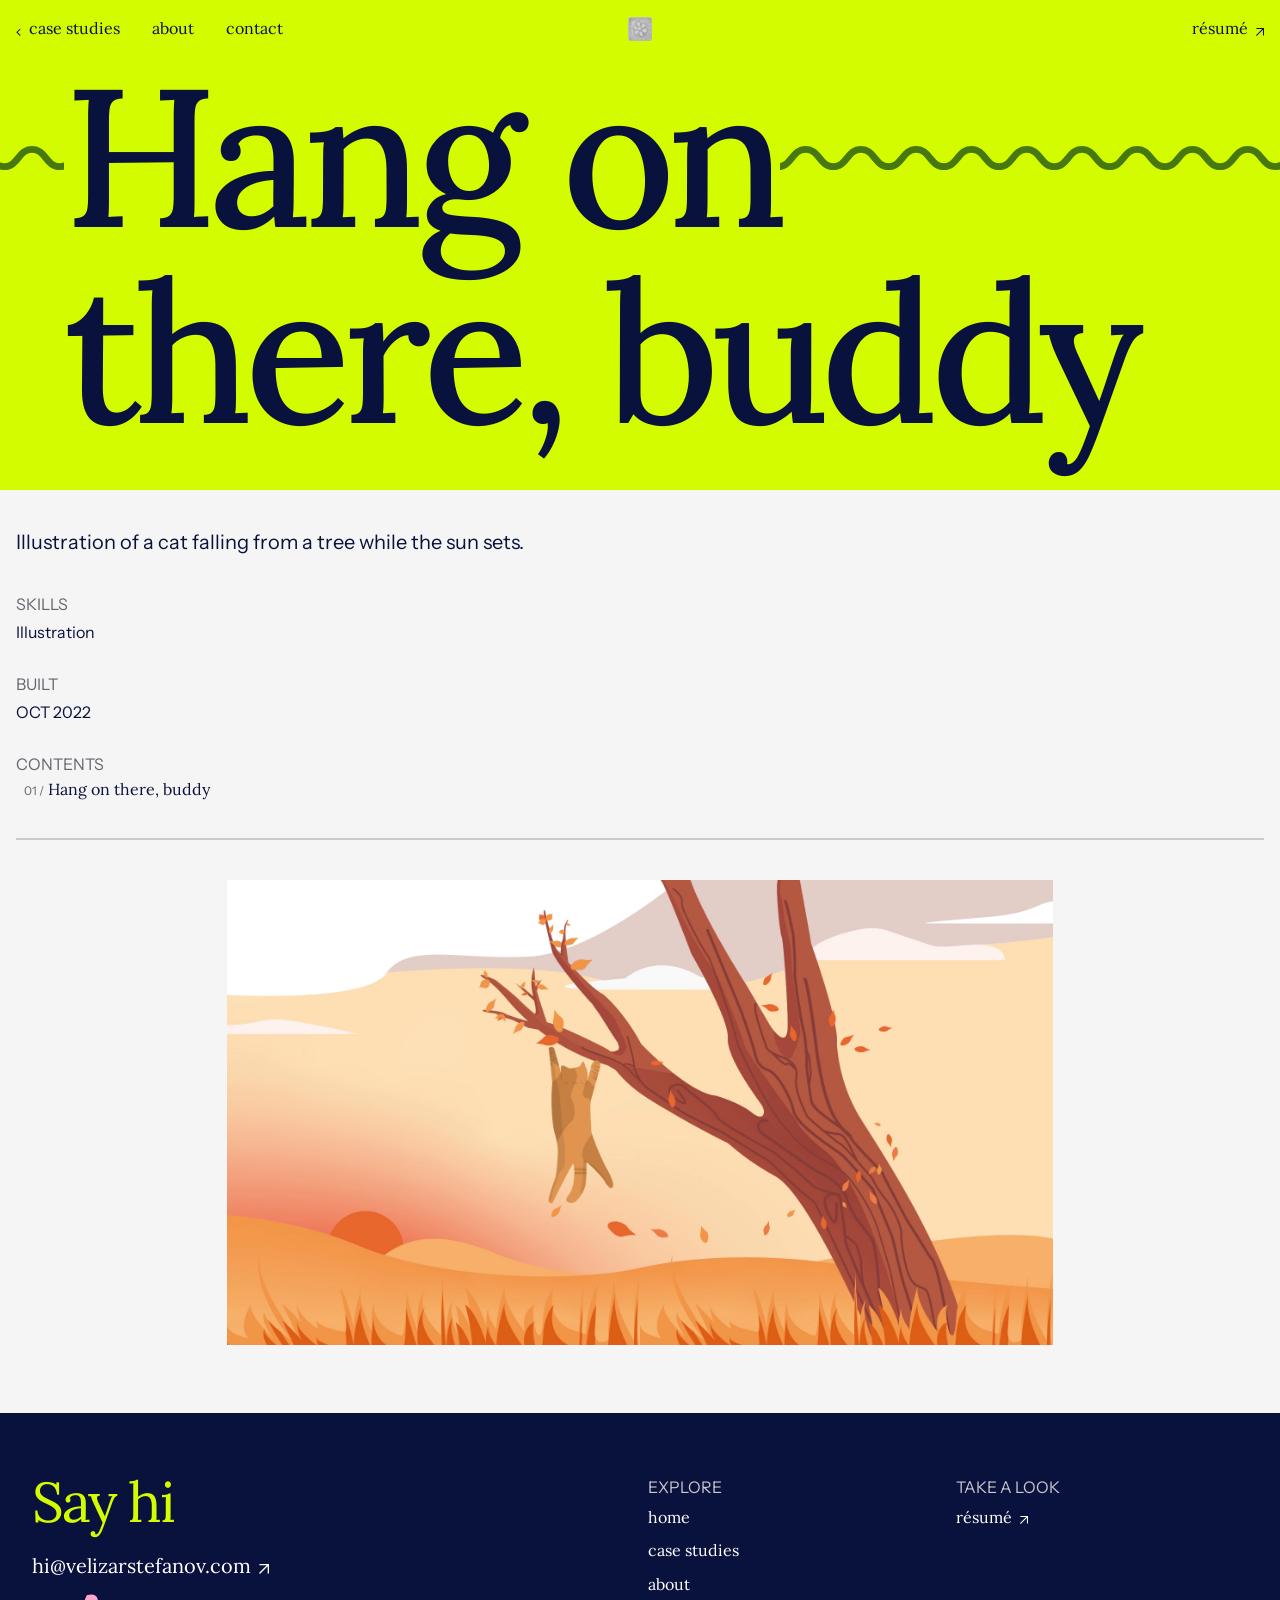
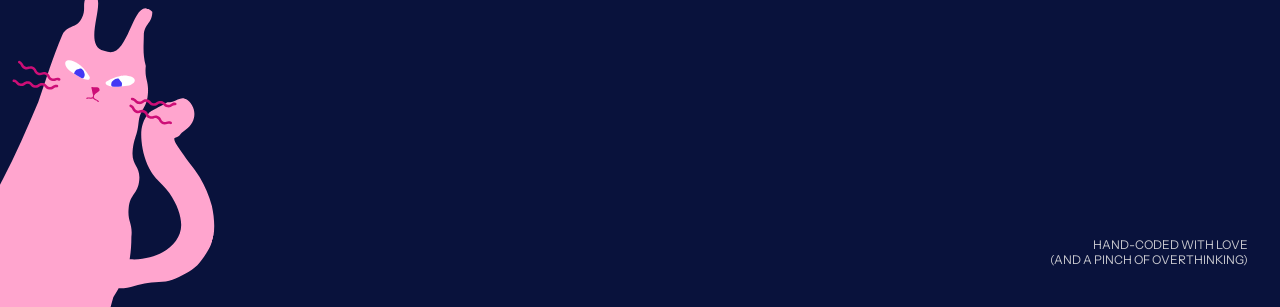
<file: case-studies/hang-on.html>
<!doctype html>
<html lang="en">
  <head>
    <meta charset="UTF-8" />
    <meta name="viewport" content="width=device-width, initial-scale=1.0" />

    <link rel="stylesheet" href="/global.css" />
    <link rel="stylesheet" href="/case-studies/project.css" />

    <link rel="preconnect" href="https://fonts.googleapis.com" />
    <link rel="preconnect" href="https://fonts.gstatic.com" crossorigin />
    <link
      href="https://fonts.googleapis.com/css2?family=Instrument+Sans:ital,wght@0,400..700;1,400..700&family=Lora:ital,wght@0,400..700;1,400..700&display=swap"
      rel="stylesheet"
    />

    <title>Hang on there, buddy - Velizar Stefanov</title>
    <link rel="icon" type="image/x-icon" href="favicon/favicon.ico" />
    <link
      rel="apple-touch-icon"
      sizes="180x180"
      href="/favicon/apple-touch-icon.png"
    />
    <link
      rel="icon"
      type="image/png"
      sizes="32x32"
      href="/favicon/favicon-32x32.png"
    />
    <link
      rel="icon"
      type="image/png"
      sizes="16x16"
      href="/favicon/favicon-16x16.png"
    />
    <link rel="manifest" href="/favicon/site.webmanifest" />

    <!--Umami analytics script-->
    <script
      defer
      src="https://cloud.umami.is/script.js"
      data-website-id="4d60d339-1a2b-4a92-abb1-0f9d5945f501"
    ></script>
  </head>
  <body>
    <nav>
      <ul class="nav-links nav-s">
        <li>
          <a class="bttn-links-back" href="/case-studies"
            ><svg
              viewBox="0 0 7 12"
              height="10px"
              fill="currentColor"
              aria-hidden="true"
              xmlns="http://www.w3.org/2000/svg"
            >
              <path
                d="M6.59082 5.53027L1.06055 11.0605L0 10L4.46973 5.53027L0 1.06055L1.06055 0L6.59082 5.53027Z"
              />
            </svg>
            case studies
          </a>
        </li>

        <li>
          <a class="bttn-links" href="/#about">about</a>
        </li>

        <li>
          <a class="bttn-links" href="#contact">contact</a>
        </li>
      </ul>
      <a href="/" class="nav-home bttn-home">
        <img src="/images/Ceramic Tile.webp" alt="home" />
      </a>
      <a
        class="nav-resume bttn-links-external nav-s"
        target="_blank"
        href="/velizar-stefanov_resume.pdf"
        >résumé
        <span class="sr-only">(opens in new tab)</span>
        <svg
          viewBox="0 0 10 10"
          height="10px"
          fill="currentColor"
          aria-hidden="true"
          xmlns="http://www.w3.org/2000/svg"
        >
          <path
            d="M10 9.52991H8.67025V2.26993L0.940178 10L0 9.05982L7.73007 1.32976H0.470089V0H10V9.52991Z"
          />
        </svg>
      </a>
    </nav>
    <header>
      <div class="page-title">
        <h1 class="h-xl">Hang on there, buddy</h1>
        <svg
          viewBox="0 0 6198 28"
          fill="none"
          stroke="currentColor"
          aria-hidden="true"
          xmlns="http://www.w3.org/2000/svg"
        >
          <path
            d="M6193.06 4.00021C6176.93 4.00021 6176.95 24 6160.83 24C6144.7 24 6144.7 4.00021 6128.59 4.00021C6112.47 4.00021 6112.49 24 6096.36 24C6080.23 24 6080.23 4.00021 6064.12 4.00021C6048 4.00021 6048.01 24 6031.89 24C6015.76 24 6015.76 4.00021 5999.65 4.00021C5983.53 4.00021 5983.55 24 5967.42 24C5951.29 24 5951.29 4.00021 5935.18 4.00021C5919.06 4.00021 5919.08 24 5902.95 24C5886.82 24 5886.82 4.00021 5870.72 4.00021C5854.59 4.00021 5854.61 24 5838.48 24C5822.35 24 5822.35 4.00021 5806.25 4.00021C5790.12 4.00021 5790.14 24 5774.01 24C5757.88 24 5757.88 4.00021 5741.78 4.00021C5725.65 4.00021 5725.67 24 5709.54 24C5693.42 24 5693.42 4.00021 5677.31 4.00021C5661.18 4.00021 5661.2 24 5645.07 24C5628.95 24 5628.95 4.00021 5612.84 4.00021C5596.71 4.00021 5596.73 24 5580.61 24C5564.48 24 5564.48 4.00021 5548.37 4.00021C5532.24 4.00021 5532.26 24 5516.14 24C5500.01 24 5500.01 4.00021 5483.9 4.00021C5467.78 4.00021 5467.79 24 5451.67 24C5435.54 24 5435.53 4 5419.43 4C5403.3 4 5403.32 24 5387.19 24C5371.06 24 5371.06 4.00008 5354.96 4.00008C5338.83 4.00008 5338.85 24 5322.72 24C5306.6 24 5306.6 4.00008 5290.49 4.00008C5274.36 4.00008 5274.38 24 5258.25 24C5242.13 24 5242.13 4.00008 5226.02 4.00008C5209.89 4.00008 5209.91 24 5193.78 24C5177.66 24 5177.66 4.00008 5161.55 4.00008C5145.42 4.00008 5145.44 24 5129.32 24C5113.19 24 5113.19 4.00008 5097.08 4.00008C5080.95 4.00008 5080.97 24 5064.85 24C5048.72 24 5048.72 4.00008 5032.61 4.00008C5016.48 4.00008 5016.5 24 5000.38 24C4984.25 24 4984.25 4.00008 4968.14 4.00008C4952.02 4.00008 4952.03 24 4935.91 24C4919.78 24 4919.78 4.00008 4903.67 4.00008C4887.55 4.00008 4887.56 24 4871.44 24C4855.31 24 4855.31 4.00008 4839.2 4.00008C4823.08 4.00008 4823.09 24 4806.97 24C4790.84 24 4790.84 4.00008 4774.73 4.00008C4758.61 4.00008 4758.63 24 4742.5 24C4726.37 24 4726.37 4.00008 4710.26 4.00008C4694.14 4.00008 4694.16 24 4678.03 24C4661.9 24 4661.9 4.00047 4645.79 4.00047C4629.67 4.00047 4629.69 24.0004 4613.56 24.0004C4597.43 24.0004 4597.43 4.00047 4581.32 4.00047C4565.2 4.00047 4565.22 24.0004 4549.09 24.0004C4532.96 24.0004 4532.96 4.00047 4516.86 4.00047C4500.73 4.00047 4500.75 24.0004 4484.62 24.0004C4468.49 24.0004 4468.49 4.00047 4452.39 4.00047C4436.26 4.00047 4436.28 24.0004 4420.15 24.0004C4404.03 24.0004 4404.02 4.00047 4387.92 4.00047C4371.79 4.00047 4371.81 24.0004 4355.68 24.0004C4339.56 24.0004 4339.56 4.00047 4323.45 4.00047C4307.32 4.00047 4307.34 24.0004 4291.21 24.0004C4275.09 24.0004 4275.09 4.00047 4258.98 4.00047C4242.85 4.00047 4242.87 24.0004 4226.74 24.0004C4210.62 24.0004 4210.62 4.00047 4194.51 4.00047C4178.38 4.00047 4178.4 24.0004 4162.28 24.0004C4146.15 24.0004 4146.15 4.00047 4130.04 4.00047C4113.91 4.00047 4113.93 24.0004 4097.81 24.0004C4081.68 24.0004 4081.68 4.00047 4065.57 4.00047C4049.45 4.00047 4049.46 24.0004 4033.34 24.0004C4017.21 24.0004 4017.21 4.00047 4001.1 4.00047C3984.98 4.00047 3984.99 24.0004 3968.87 24.0004C3952.74 24.0004 3952.74 4.00047 3936.63 4.00047C3920.51 4.00047 3920.52 24.0004 3904.4 24.0004C3888.27 24.0004 3888.27 4.00026 3872.16 4.00026C3856.03 4.00026 3856.05 24.0003 3839.92 24.0003C3823.8 24.0003 3823.8 4.00034 3807.69 4.00034C3791.56 4.00034 3791.58 24.0003 3775.45 24.0003C3759.33 24.0003 3759.33 4.00034 3743.22 4.00034C3727.09 4.00034 3727.11 24.0003 3710.99 24.0003C3694.86 24.0003 3694.86 4.00034 3678.75 4.00034C3662.62 4.00034 3662.64 24.0003 3646.52 24.0003C3630.39 24.0003 3630.39 4.00034 3614.28 4.00034C3598.15 4.00034 3598.17 24.0003 3582.05 24.0003C3565.92 24.0003 3565.92 4.00034 3549.81 4.00034C3533.69 4.00034 3533.7 24.0003 3517.58 24.0003C3501.45 24.0003 3501.45 4.00034 3485.34 4.00034C3469.22 4.00034 3469.24 24.0003 3453.11 24.0003C3436.98 24.0003 3436.98 4.00034 3420.87 4.00034C3404.75 4.00034 3404.77 24.0003 3388.64 24.0003C3372.51 24.0003 3372.51 4.00034 3356.41 4.00034C3340.28 4.00034 3340.3 24.0003 3324.17 24.0003C3308.04 24.0003 3308.04 4.00034 3291.94 4.00034C3275.81 4.00034 3275.83 24.0003 3259.7 24.0003C3243.58 24.0003 3243.57 4.00034 3227.47 4.00034C3211.34 4.00034 3211.36 24.0003 3195.23 24.0003C3179.11 24.0003 3179.11 4.00034 3163 4.00034C3146.87 4.00034 3146.89 24.0003 3130.76 24.0003C3114.64 24.0003 3114.64 4.00034 3098.53 4.00034C3082.4 4.00034 3082.42 24.0004 3066.3 24.0004C3050.17 24.0004 3050.17 4.00055 3034.06 4.00055C3017.93 4.00055 3017.95 24.0004 3001.83 24.0004C2985.7 24.0004 2985.7 4.00055 2969.59 4.00055C2953.47 4.00055 2953.48 24.0004 2937.36 24.0004C2921.23 24.0004 2921.23 4.00055 2905.12 4.00055C2889 4.00055 2889.01 24.0004 2872.89 24.0004C2856.76 24.0004 2856.76 4.00055 2840.65 4.00055C2824.53 4.00055 2824.55 24.0004 2808.42 24.0004C2792.29 24.0004 2792.29 4.00055 2776.18 4.00055C2760.06 4.00055 2760.08 24.0004 2743.95 24.0004C2727.82 24.0004 2727.82 4.00055 2711.71 4.00055C2695.59 4.00055 2695.61 24.0004 2679.48 24.0004C2663.35 24.0004 2663.35 4.00055 2647.25 4.00055C2631.12 4.00055 2631.14 24.0004 2615.01 24.0004C2598.88 24.0004 2598.88 4.00055 2582.78 4.00055C2566.65 4.00055 2566.67 24.0004 2550.54 24.0004C2534.42 24.0004 2534.42 4.00055 2518.31 4.00055C2502.18 4.00055 2502.2 24.0004 2486.07 24.0004C2469.95 24.0004 2469.95 4.00055 2453.84 4.00055C2437.71 4.00055 2437.73 24.0004 2421.61 24.0004C2405.48 24.0004 2405.48 4.00055 2389.37 4.00055C2373.24 4.00055 2373.26 24.0004 2357.14 24.0004C2341.01 24.0004 2341 4.00034 2324.9 4.00034C2308.77 4.00034 2308.79 24.0003 2292.66 24.0003C2276.53 24.0003 2276.53 4.00042 2260.43 4.00042C2244.3 4.00042 2244.32 24.0003 2228.19 24.0003C2212.07 24.0003 2212.07 4.00042 2195.96 4.00042C2179.83 4.00042 2179.85 24.0003 2163.72 24.0003C2147.6 24.0003 2147.59 4.00042 2131.49 4.00042C2115.36 4.00042 2115.38 24.0003 2099.25 24.0003C2083.13 24.0003 2083.13 4.00042 2067.02 4.00042C2050.89 4.00042 2050.91 24.0003 2034.78 24.0003C2018.66 24.0003 2018.66 4.00042 2002.55 4.00042C1986.42 4.00042 1986.44 24.0003 1970.32 24.0003C1954.19 24.0003 1954.19 4.00042 1938.08 4.00042C1921.95 4.00042 1921.97 24.0003 1905.85 24.0003C1889.72 24.0003 1889.72 4.00042 1873.61 4.00042C1857.48 4.00042 1857.5 24.0003 1841.38 24.0003C1825.25 24.0003 1825.25 4.00042 1809.14 4.00042C1793.02 4.00042 1793.03 24.0003 1776.91 24.0003C1760.78 24.0003 1760.78 4.00042 1744.67 4.00042C1728.55 4.00042 1728.57 24.0003 1712.44 24.0003C1696.31 24.0003 1696.31 4.00042 1680.2 4.00042C1664.08 4.00042 1664.1 24.0003 1647.97 24.0003C1631.84 24.0003 1631.84 4.00042 1615.74 4.00042C1599.61 4.00042 1599.63 24.0003 1583.5 24.0003C1567.37 24.0003 1567.37 4.00081 1551.26 4.00081C1535.14 4.00081 1535.16 24.0007 1519.03 24.0007C1502.9 24.0007 1502.9 4.00081 1486.8 4.00081C1470.67 4.00081 1470.69 24.0007 1454.56 24.0007C1438.43 24.0007 1438.43 4.00081 1422.33 4.00081C1406.2 4.00081 1406.22 24.0007 1390.09 24.0007C1373.96 24.0007 1373.96 4.00081 1357.86 4.00081C1341.73 4.00081 1341.75 24.0007 1325.62 24.0007C1309.5 24.0007 1309.5 4.00081 1293.39 4.00081C1277.26 4.00081 1277.28 24.0007 1261.15 24.0007C1245.03 24.0007 1245.03 4.00081 1228.92 4.00081C1212.79 4.00081 1212.81 24.0007 1196.68 24.0007C1180.56 24.0007 1180.56 4.00081 1164.45 4.00081C1148.32 4.00081 1148.34 24.0007 1132.21 24.0007C1116.09 24.0007 1116.09 4.00081 1099.98 4.00081C1083.85 4.00081 1083.87 24.0007 1067.75 24.0007C1051.62 24.0007 1051.62 4.00081 1035.51 4.00081C1019.38 4.00081 1019.4 24.0007 1003.28 24.0007C987.151 24.0007 987.151 4.00081 971.043 4.00081C954.917 4.00081 954.935 24.0007 938.809 24.0007C922.682 24.0007 922.682 4.00081 906.574 4.00081C890.448 4.00081 890.467 24.0007 874.34 24.0007C858.214 24.0007 858.214 4.00081 842.106 4.00081C825.979 4.00081 825.997 24.0007 809.871 24.0007C793.744 24.0007 793.737 4.0006 777.63 4.0006C761.503 4.0006 761.522 24.0007 745.395 24.0007C729.269 24.0007 729.269 4.00068 713.161 4.00068C697.034 4.00068 697.053 24.0007 680.927 24.0007C664.8 24.0007 664.8 4.00068 648.692 4.00068C632.565 4.00068 632.583 24.0007 616.457 24.0007C600.33 24.0007 600.33 4.00068 584.222 4.00068C568.095 4.00068 568.114 24.0007 551.988 24.0007C535.861 24.0007 535.861 4.00068 519.753 4.00068C503.626 4.00068 503.645 24.0007 487.519 24.0007C471.392 24.0007 471.392 4.00068 455.284 4.00068C439.158 4.00068 439.176 24.0007 423.049 24.0007C406.922 24.0007 406.922 4.00068 390.815 4.00068C374.688 4.00068 374.707 24.0007 358.58 24.0007C342.454 24.0007 342.454 4.00068 326.346 4.00068C310.219 4.00068 310.238 24.0007 294.111 24.0007C277.985 24.0007 277.985 4.00068 261.877 4.00068C245.75 4.00068 245.768 24.0007 229.642 24.0007C213.515 24.0007 213.515 4.00068 197.407 4.00068C181.28 4.00068 181.299 24.0007 165.173 24.0007C149.046 24.0007 149.046 4.00068 132.938 4.00068C116.812 4.00068 116.831 24.0007 100.704 24.0007C84.5772 24.0007 84.5772 4.00068 68.4695 4.00068C52.3428 4.00068 52.3609 24.0007 36.2343 24.0007C20.1076 24.0007 20.1076 4.00068 3.99988 4.00068"
            stroke-miterlimit="10"
            stroke-linecap="round"
          />
        </svg>
      </div>
    </header>
    <main>
      <div class="overview">
        <p class="summary p-l">
          Illustration of a cat falling from a tree while the sun sets.
        </p>
        <div class="meta p-s-sans">
          <dl>
            <dt>Skills</dt>
            <dd>Illustration</dd>
          </dl>
          <dl>
            <dt>Built</dt>
            <dd>
              <span class="date">OCT 2022</span>
            </dd>
          </dl>
        </div>
        <aside class="table-of-contents">
          <h2 class="p-s-sans">Contents</h2>
          <ol>
            <li>
              <a class="bttn-links" href="#illustration">
                <span class="counter p-xs" aria-hidden="true"></span>
                <span class="nav-s">Hang on there, buddy</span>
              </a>
            </li>
          </ol>
        </aside>
      </div>
      <div class="divider" aria-hidden="true"></div>
      <article class="p-s-serif">
        <div id="illustration" class="image-width-full">
          <img
            src="/images/Hang on.webp"
            alt="Illustration of a cat falling from a tree while the sun sets."
          />
        </div>
      </article>
    </main>
    <footer id="contact">
      <div class="footer-email">
        <h3 class="h-m">Say hi</h3>
        <a
          class="footer-email-button bttn-primary-external nav-l"
          href="mailto:hi@velizarstefanov.com"
          >hi@velizarstefanov.com
          <svg
            viewBox="0 0 10 10"
            height="10px"
            fill="currentColor"
            aria-hidden="true"
            xmlns="http://www.w3.org/2000/svg"
          >
            <path
              d="M10 9.52991H8.67025V2.26993L0.940178 10L0 9.05982L7.73007 1.32976H0.470089V0H10V9.52991Z"
            />
          </svg>
        </a>
      </div>
      <div class="footer-explore">
        <h4 class="p-s-sans">Explore</h4>
        <ul class="nav-s">
          <li>
            <a class="bttn-links-light" href="/">home</a>
          </li>
          <li>
            <a class="bttn-links-light" href="/case-studies">case studies</a>
          </li>
          <li>
            <a class="bttn-links-light" href="/#about">about</a>
          </li>
        </ul>
      </div>
      <div class="footer-resume">
        <h4 class="p-s-sans">Take a look</h4>
        <ul>
          <li>
            <a
              class="footer-resume-link bttn-links-external nav-s"
              target="_blank"
              href="/velizar-stefanov_resume.pdf"
              >résumé
              <span class="sr-only">(opens in new tab)</span>
              <svg
                viewBox="0 0 10 10"
                height="10px"
                fill="currentColor"
                aria-hidden="true"
                xmlns="http://www.w3.org/2000/svg"
              >
                <path
                  d="M10 9.52991H8.67025V2.26993L0.940178 10L0 9.05982L7.73007 1.32976H0.470089V0H10V9.52991Z"
                />
              </svg>
            </a>
          </li>
        </ul>
      </div>
      <img src="/images/Pink Cat.svg" alt="" loading="lazy" />
      <span class="footer-overthinking p-xs"
        >Hand-coded with love<br />(and a pinch of overthinking)</span
      >
    </footer>
  </body>
</html>
</file>
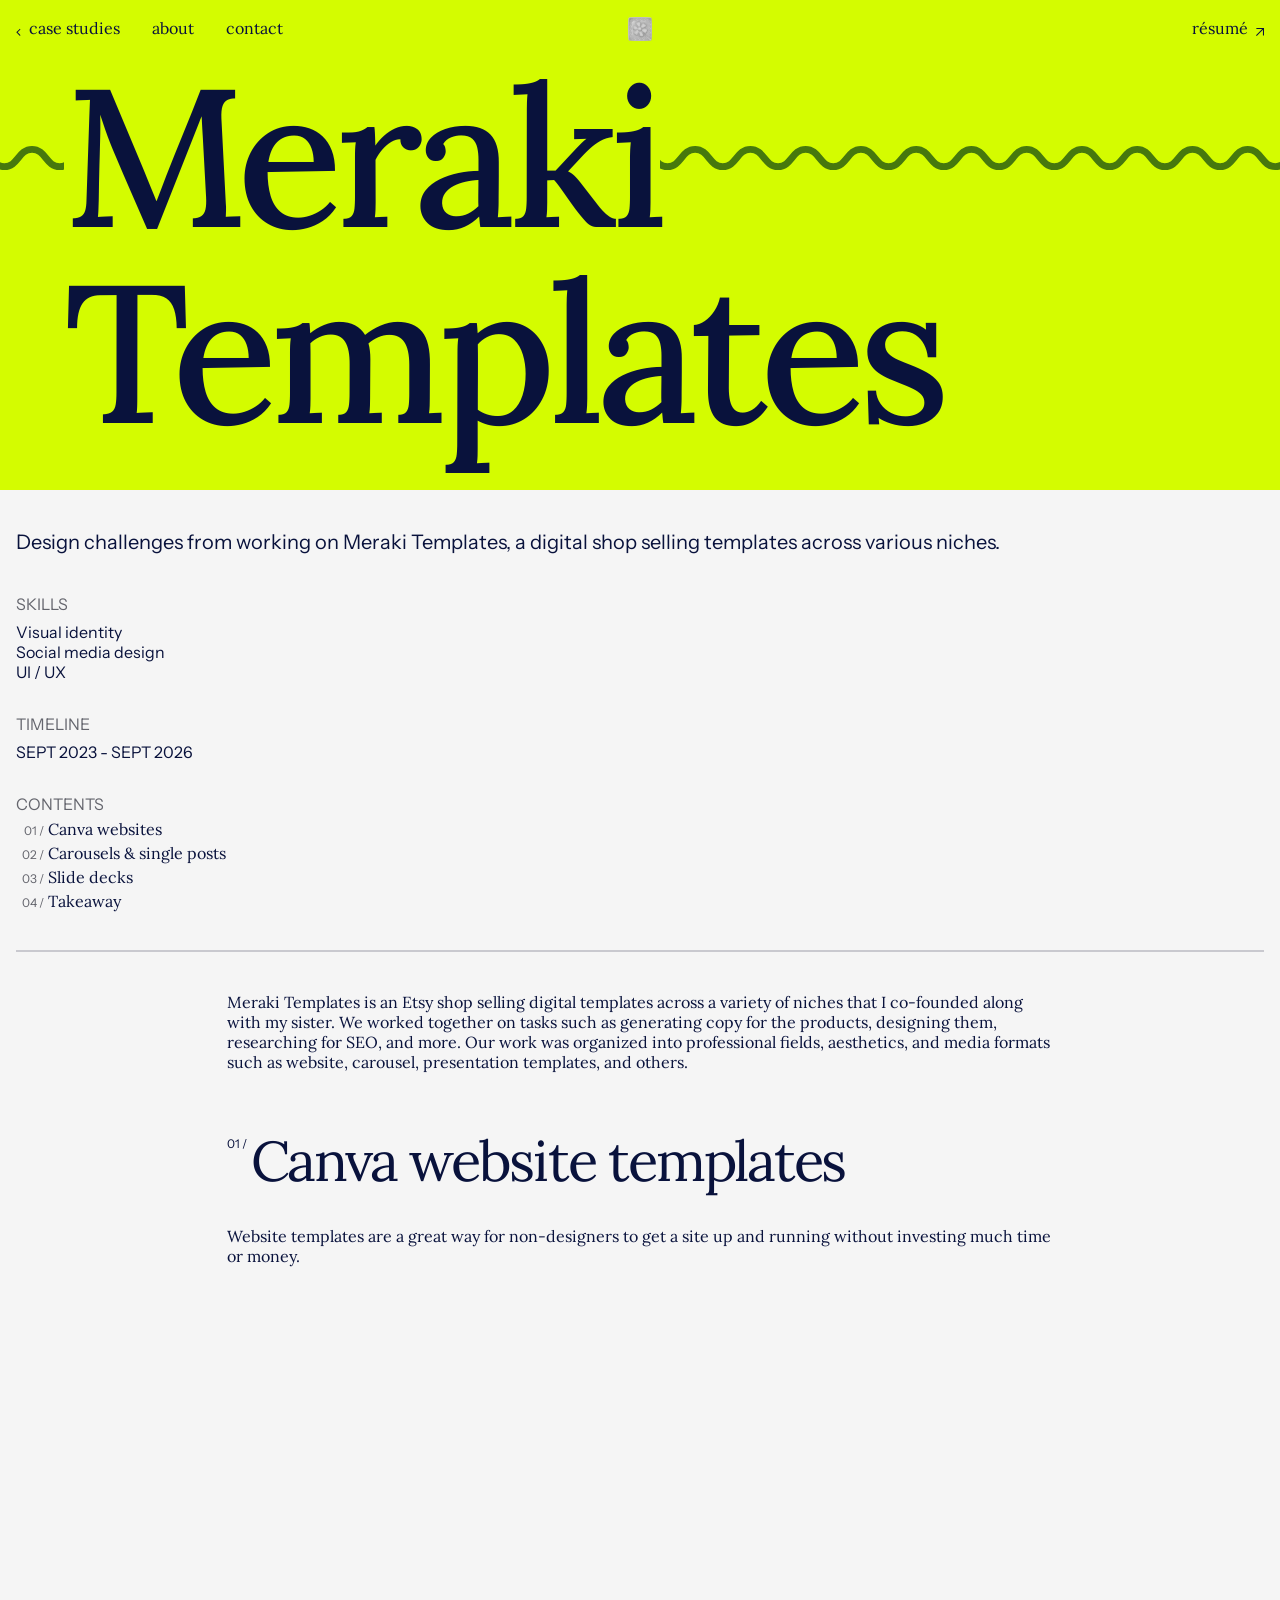
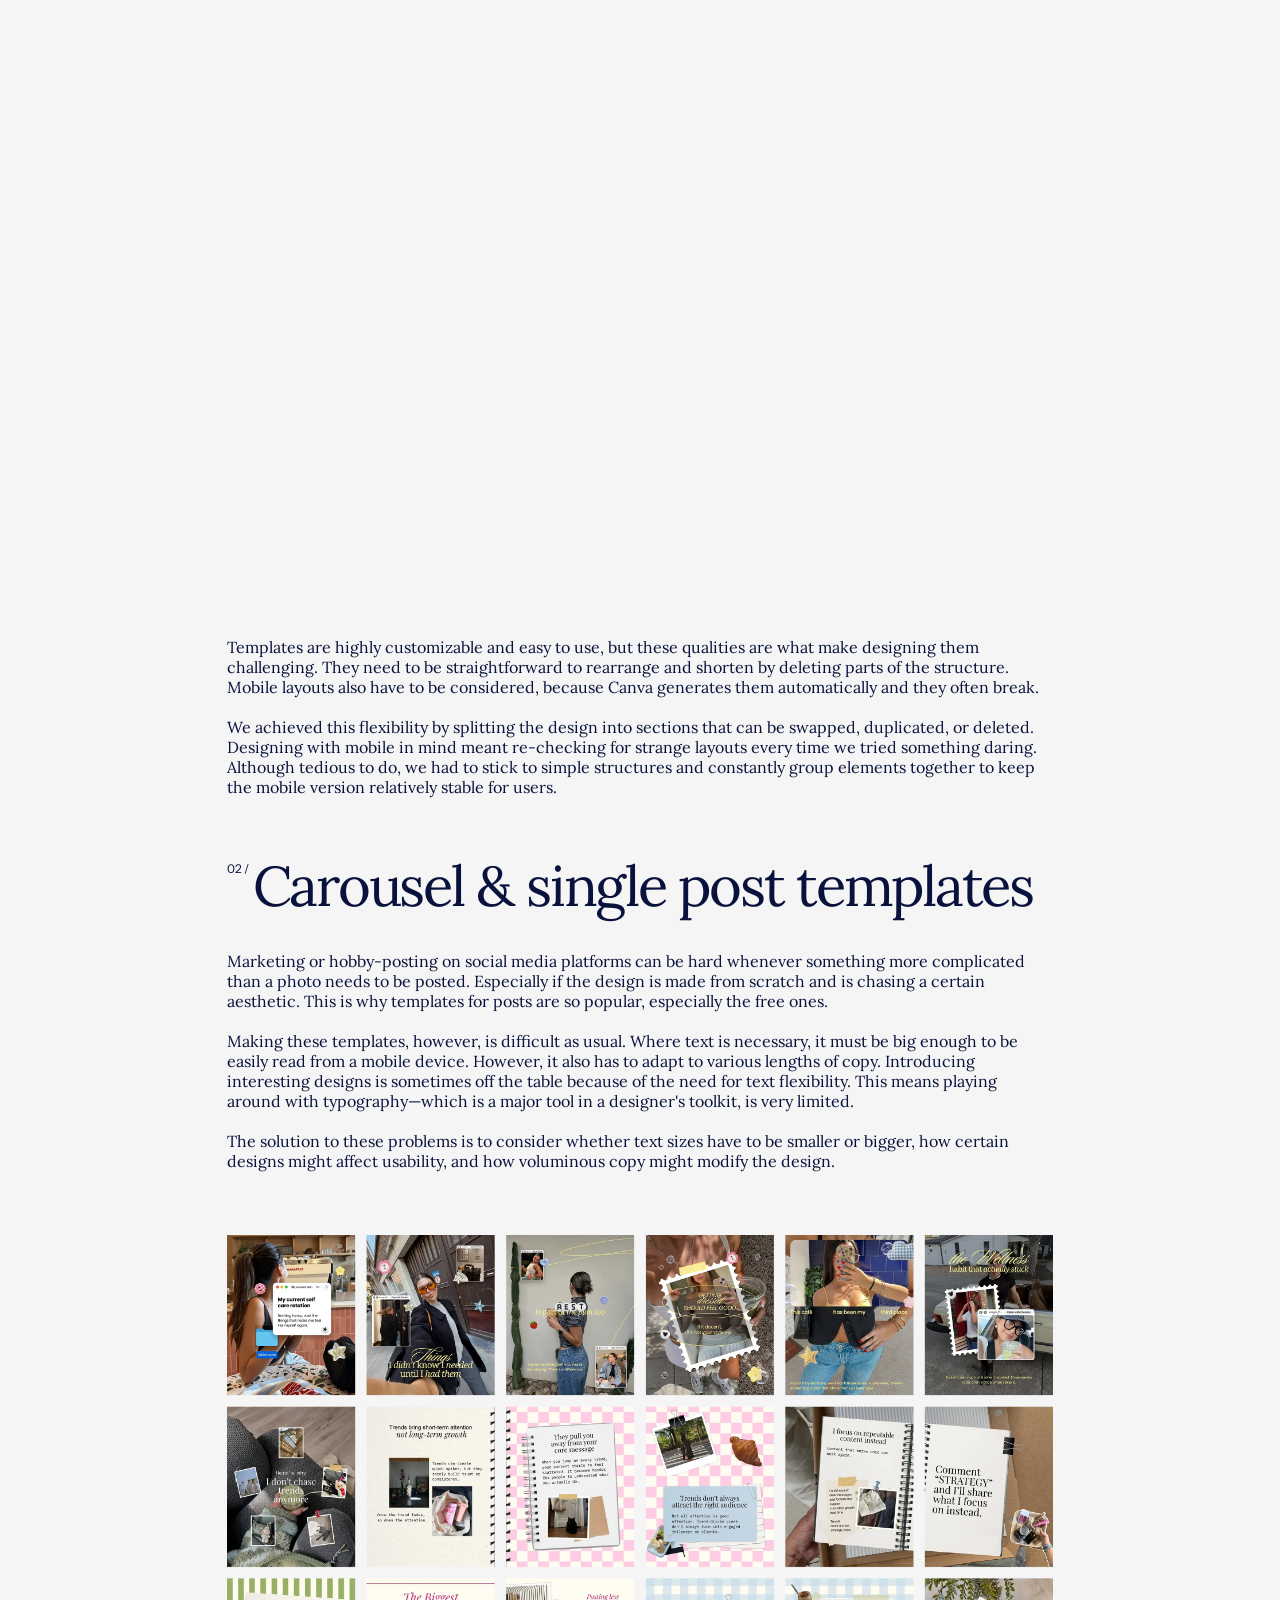
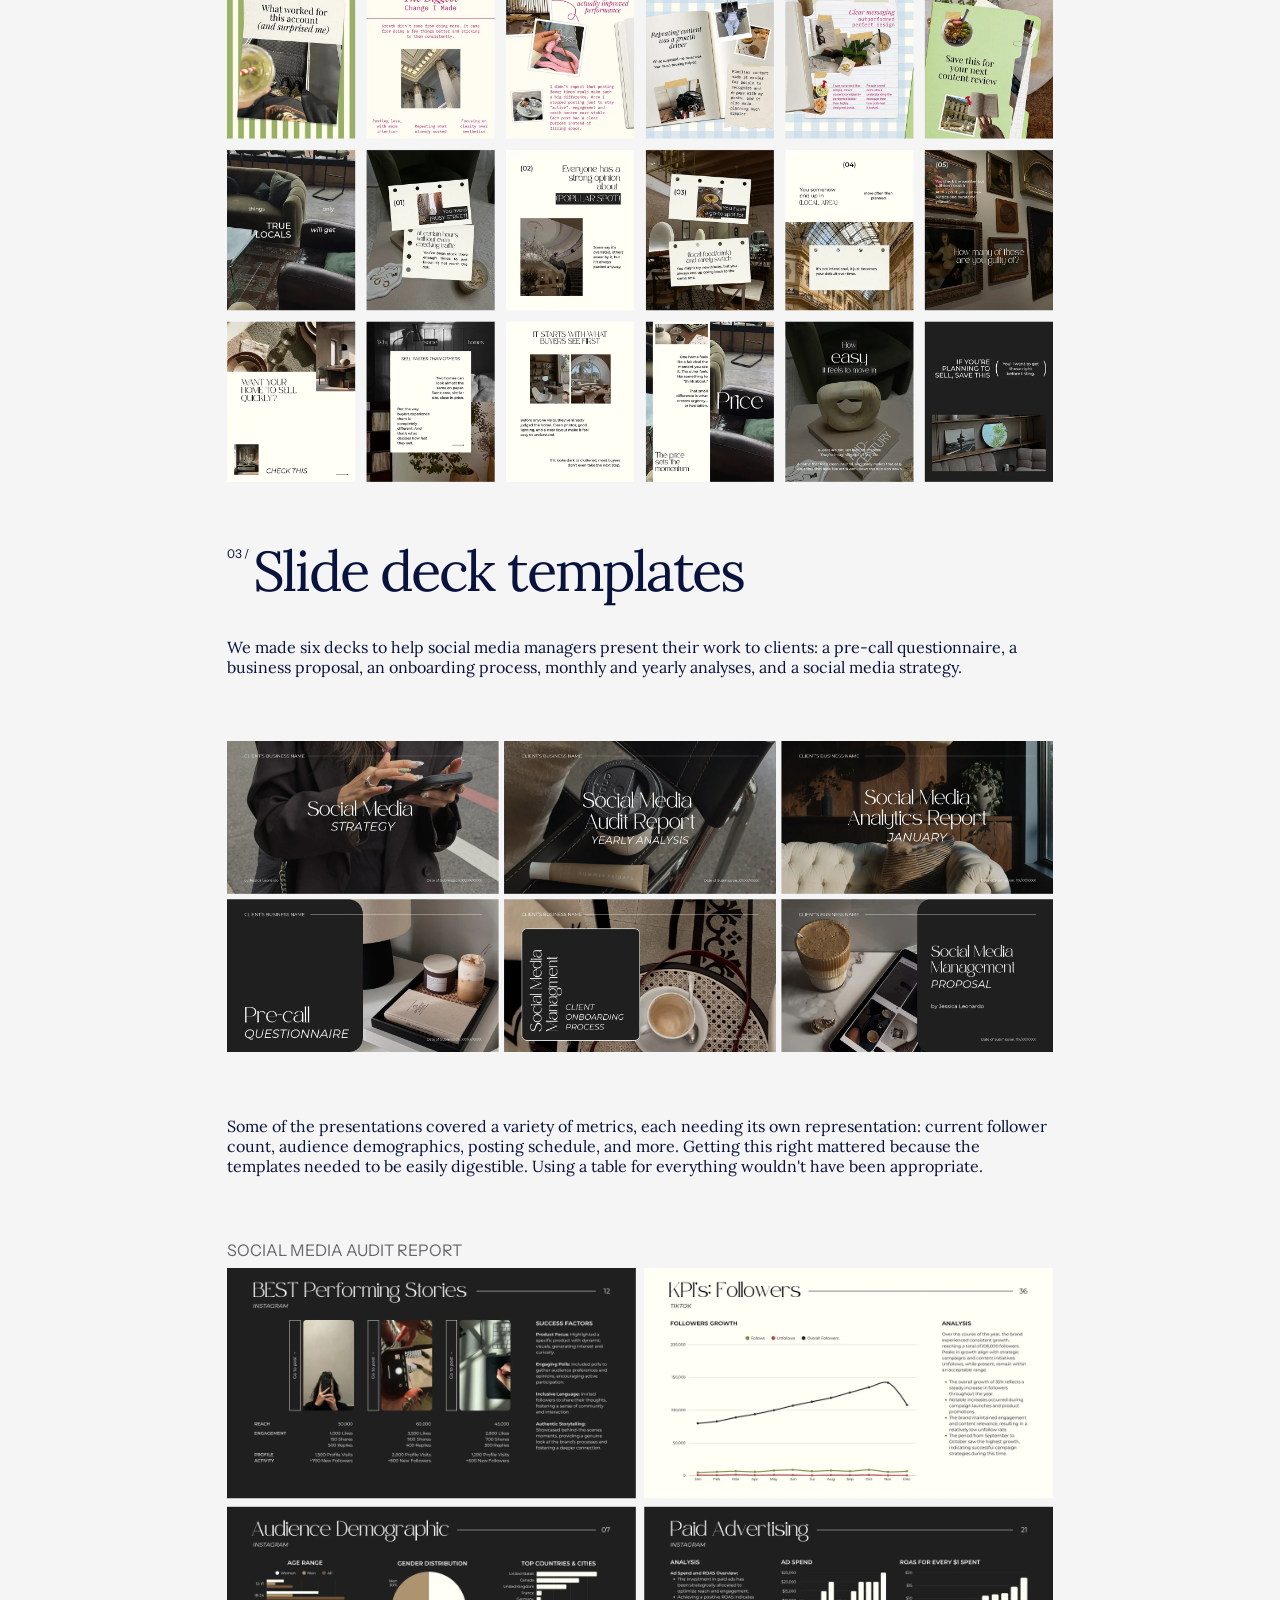
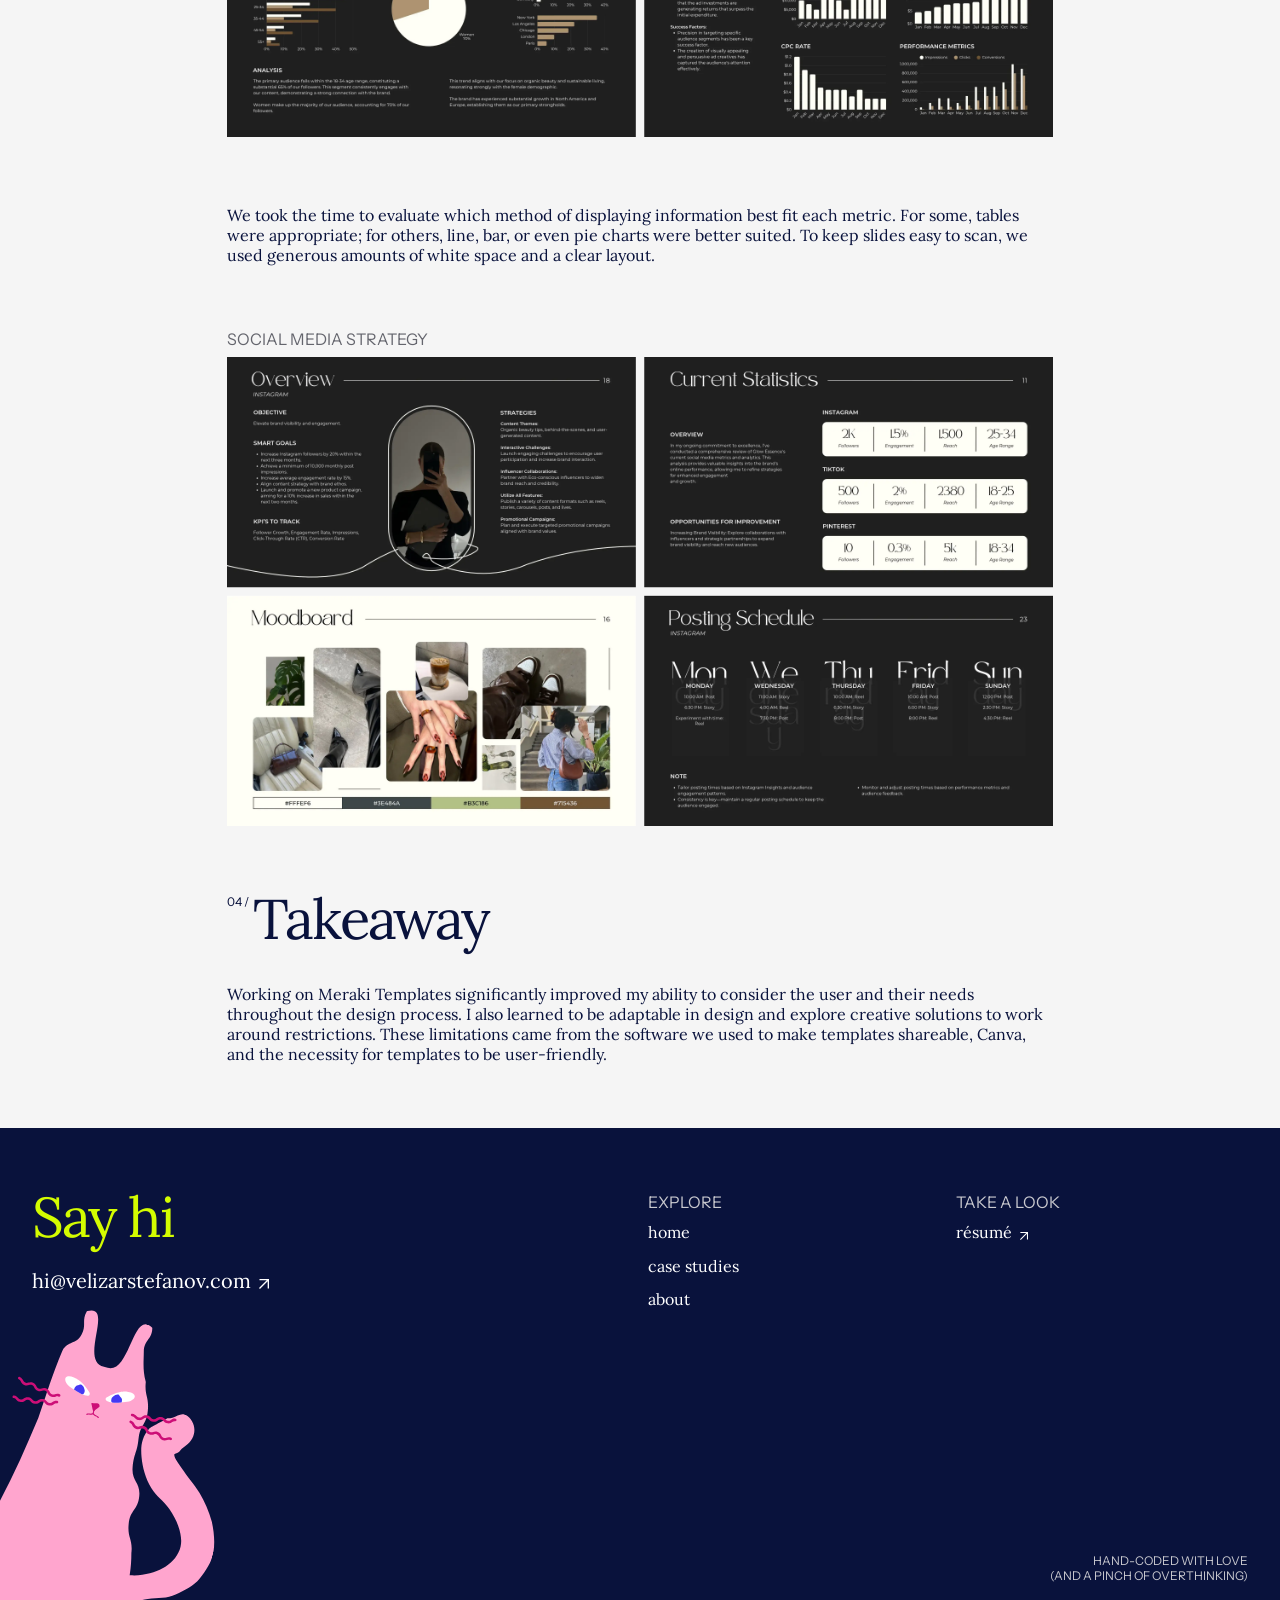
<file: case-studies/meraki-templates.html>
<!doctype html>
<html lang="en">
  <head>
    <meta charset="UTF-8" />
    <meta name="viewport" content="width=device-width, initial-scale=1.0" />

    <link rel="stylesheet" href="/global.css" />
    <link rel="stylesheet" href="/case-studies/project.css" />

    <link rel="preconnect" href="https://fonts.googleapis.com" />
    <link rel="preconnect" href="https://fonts.gstatic.com" crossorigin />
    <link
      href="https://fonts.googleapis.com/css2?family=Instrument+Sans:ital,wght@0,400..700;1,400..700&family=Lora:ital,wght@0,400..700;1,400..700&display=swap"
      rel="stylesheet"
    />

    <title>Meraki Templates - Velizar Stefanov</title>
    <link rel="icon" type="image/x-icon" href="favicon/favicon.ico" />
    <link
      rel="apple-touch-icon"
      sizes="180x180"
      href="/favicon/apple-touch-icon.png"
    />
    <link
      rel="icon"
      type="image/png"
      sizes="32x32"
      href="/favicon/favicon-32x32.png"
    />
    <link
      rel="icon"
      type="image/png"
      sizes="16x16"
      href="/favicon/favicon-16x16.png"
    />
    <link rel="manifest" href="/favicon/site.webmanifest" />

    <!--Umami analytics script-->
    <script
      defer
      src="https://cloud.umami.is/script.js"
      data-website-id="4d60d339-1a2b-4a92-abb1-0f9d5945f501"
    ></script>
  </head>
  <body>
    <nav>
      <ul class="nav-links nav-s">
        <li>
          <a class="bttn-links-back" href="/case-studies"
            ><svg
              viewBox="0 0 7 12"
              height="10px"
              fill="currentColor"
              aria-hidden="true"
              xmlns="http://www.w3.org/2000/svg"
            >
              <path
                d="M6.59082 5.53027L1.06055 11.0605L0 10L4.46973 5.53027L0 1.06055L1.06055 0L6.59082 5.53027Z"
              />
            </svg>
            case studies
          </a>
        </li>

        <li>
          <a class="bttn-links" href="/#about">about</a>
        </li>

        <li>
          <a class="bttn-links" href="#contact">contact</a>
        </li>
      </ul>
      <a href="/" class="nav-home bttn-home">
        <img src="/images/Ceramic Tile.webp" alt="home" />
      </a>
      <a
        class="nav-resume bttn-links-external nav-s"
        target="_blank"
        href="/velizar-stefanov_resume.pdf"
        >résumé
        <span class="sr-only">(opens in new tab)</span>
        <svg
          viewBox="0 0 10 10"
          height="10px"
          fill="currentColor"
          aria-hidden="true"
          xmlns="http://www.w3.org/2000/svg"
        >
          <path
            d="M10 9.52991H8.67025V2.26993L0.940178 10L0 9.05982L7.73007 1.32976H0.470089V0H10V9.52991Z"
          />
        </svg>
      </a>
    </nav>
    <header>
      <div class="page-title">
        <h1 class="h-xl">Meraki Templates</h1>
        <svg
          viewBox="0 0 6198 28"
          fill="none"
          stroke="currentColor"
          aria-hidden="true"
          xmlns="http://www.w3.org/2000/svg"
        >
          <path
            d="M6193.06 4.00021C6176.93 4.00021 6176.95 24 6160.83 24C6144.7 24 6144.7 4.00021 6128.59 4.00021C6112.47 4.00021 6112.49 24 6096.36 24C6080.23 24 6080.23 4.00021 6064.12 4.00021C6048 4.00021 6048.01 24 6031.89 24C6015.76 24 6015.76 4.00021 5999.65 4.00021C5983.53 4.00021 5983.55 24 5967.42 24C5951.29 24 5951.29 4.00021 5935.18 4.00021C5919.06 4.00021 5919.08 24 5902.95 24C5886.82 24 5886.82 4.00021 5870.72 4.00021C5854.59 4.00021 5854.61 24 5838.48 24C5822.35 24 5822.35 4.00021 5806.25 4.00021C5790.12 4.00021 5790.14 24 5774.01 24C5757.88 24 5757.88 4.00021 5741.78 4.00021C5725.65 4.00021 5725.67 24 5709.54 24C5693.42 24 5693.42 4.00021 5677.31 4.00021C5661.18 4.00021 5661.2 24 5645.07 24C5628.95 24 5628.95 4.00021 5612.84 4.00021C5596.71 4.00021 5596.73 24 5580.61 24C5564.48 24 5564.48 4.00021 5548.37 4.00021C5532.24 4.00021 5532.26 24 5516.14 24C5500.01 24 5500.01 4.00021 5483.9 4.00021C5467.78 4.00021 5467.79 24 5451.67 24C5435.54 24 5435.53 4 5419.43 4C5403.3 4 5403.32 24 5387.19 24C5371.06 24 5371.06 4.00008 5354.96 4.00008C5338.83 4.00008 5338.85 24 5322.72 24C5306.6 24 5306.6 4.00008 5290.49 4.00008C5274.36 4.00008 5274.38 24 5258.25 24C5242.13 24 5242.13 4.00008 5226.02 4.00008C5209.89 4.00008 5209.91 24 5193.78 24C5177.66 24 5177.66 4.00008 5161.55 4.00008C5145.42 4.00008 5145.44 24 5129.32 24C5113.19 24 5113.19 4.00008 5097.08 4.00008C5080.95 4.00008 5080.97 24 5064.85 24C5048.72 24 5048.72 4.00008 5032.61 4.00008C5016.48 4.00008 5016.5 24 5000.38 24C4984.25 24 4984.25 4.00008 4968.14 4.00008C4952.02 4.00008 4952.03 24 4935.91 24C4919.78 24 4919.78 4.00008 4903.67 4.00008C4887.55 4.00008 4887.56 24 4871.44 24C4855.31 24 4855.31 4.00008 4839.2 4.00008C4823.08 4.00008 4823.09 24 4806.97 24C4790.84 24 4790.84 4.00008 4774.73 4.00008C4758.61 4.00008 4758.63 24 4742.5 24C4726.37 24 4726.37 4.00008 4710.26 4.00008C4694.14 4.00008 4694.16 24 4678.03 24C4661.9 24 4661.9 4.00047 4645.79 4.00047C4629.67 4.00047 4629.69 24.0004 4613.56 24.0004C4597.43 24.0004 4597.43 4.00047 4581.32 4.00047C4565.2 4.00047 4565.22 24.0004 4549.09 24.0004C4532.96 24.0004 4532.96 4.00047 4516.86 4.00047C4500.73 4.00047 4500.75 24.0004 4484.62 24.0004C4468.49 24.0004 4468.49 4.00047 4452.39 4.00047C4436.26 4.00047 4436.28 24.0004 4420.15 24.0004C4404.03 24.0004 4404.02 4.00047 4387.92 4.00047C4371.79 4.00047 4371.81 24.0004 4355.68 24.0004C4339.56 24.0004 4339.56 4.00047 4323.45 4.00047C4307.32 4.00047 4307.34 24.0004 4291.21 24.0004C4275.09 24.0004 4275.09 4.00047 4258.98 4.00047C4242.85 4.00047 4242.87 24.0004 4226.74 24.0004C4210.62 24.0004 4210.62 4.00047 4194.51 4.00047C4178.38 4.00047 4178.4 24.0004 4162.28 24.0004C4146.15 24.0004 4146.15 4.00047 4130.04 4.00047C4113.91 4.00047 4113.93 24.0004 4097.81 24.0004C4081.68 24.0004 4081.68 4.00047 4065.57 4.00047C4049.45 4.00047 4049.46 24.0004 4033.34 24.0004C4017.21 24.0004 4017.21 4.00047 4001.1 4.00047C3984.98 4.00047 3984.99 24.0004 3968.87 24.0004C3952.74 24.0004 3952.74 4.00047 3936.63 4.00047C3920.51 4.00047 3920.52 24.0004 3904.4 24.0004C3888.27 24.0004 3888.27 4.00026 3872.16 4.00026C3856.03 4.00026 3856.05 24.0003 3839.92 24.0003C3823.8 24.0003 3823.8 4.00034 3807.69 4.00034C3791.56 4.00034 3791.58 24.0003 3775.45 24.0003C3759.33 24.0003 3759.33 4.00034 3743.22 4.00034C3727.09 4.00034 3727.11 24.0003 3710.99 24.0003C3694.86 24.0003 3694.86 4.00034 3678.75 4.00034C3662.62 4.00034 3662.64 24.0003 3646.52 24.0003C3630.39 24.0003 3630.39 4.00034 3614.28 4.00034C3598.15 4.00034 3598.17 24.0003 3582.05 24.0003C3565.92 24.0003 3565.92 4.00034 3549.81 4.00034C3533.69 4.00034 3533.7 24.0003 3517.58 24.0003C3501.45 24.0003 3501.45 4.00034 3485.34 4.00034C3469.22 4.00034 3469.24 24.0003 3453.11 24.0003C3436.98 24.0003 3436.98 4.00034 3420.87 4.00034C3404.75 4.00034 3404.77 24.0003 3388.64 24.0003C3372.51 24.0003 3372.51 4.00034 3356.41 4.00034C3340.28 4.00034 3340.3 24.0003 3324.17 24.0003C3308.04 24.0003 3308.04 4.00034 3291.94 4.00034C3275.81 4.00034 3275.83 24.0003 3259.7 24.0003C3243.58 24.0003 3243.57 4.00034 3227.47 4.00034C3211.34 4.00034 3211.36 24.0003 3195.23 24.0003C3179.11 24.0003 3179.11 4.00034 3163 4.00034C3146.87 4.00034 3146.89 24.0003 3130.76 24.0003C3114.64 24.0003 3114.64 4.00034 3098.53 4.00034C3082.4 4.00034 3082.42 24.0004 3066.3 24.0004C3050.17 24.0004 3050.17 4.00055 3034.06 4.00055C3017.93 4.00055 3017.95 24.0004 3001.83 24.0004C2985.7 24.0004 2985.7 4.00055 2969.59 4.00055C2953.47 4.00055 2953.48 24.0004 2937.36 24.0004C2921.23 24.0004 2921.23 4.00055 2905.12 4.00055C2889 4.00055 2889.01 24.0004 2872.89 24.0004C2856.76 24.0004 2856.76 4.00055 2840.65 4.00055C2824.53 4.00055 2824.55 24.0004 2808.42 24.0004C2792.29 24.0004 2792.29 4.00055 2776.18 4.00055C2760.06 4.00055 2760.08 24.0004 2743.95 24.0004C2727.82 24.0004 2727.82 4.00055 2711.71 4.00055C2695.59 4.00055 2695.61 24.0004 2679.48 24.0004C2663.35 24.0004 2663.35 4.00055 2647.25 4.00055C2631.12 4.00055 2631.14 24.0004 2615.01 24.0004C2598.88 24.0004 2598.88 4.00055 2582.78 4.00055C2566.65 4.00055 2566.67 24.0004 2550.54 24.0004C2534.42 24.0004 2534.42 4.00055 2518.31 4.00055C2502.18 4.00055 2502.2 24.0004 2486.07 24.0004C2469.95 24.0004 2469.95 4.00055 2453.84 4.00055C2437.71 4.00055 2437.73 24.0004 2421.61 24.0004C2405.48 24.0004 2405.48 4.00055 2389.37 4.00055C2373.24 4.00055 2373.26 24.0004 2357.14 24.0004C2341.01 24.0004 2341 4.00034 2324.9 4.00034C2308.77 4.00034 2308.79 24.0003 2292.66 24.0003C2276.53 24.0003 2276.53 4.00042 2260.43 4.00042C2244.3 4.00042 2244.32 24.0003 2228.19 24.0003C2212.07 24.0003 2212.07 4.00042 2195.96 4.00042C2179.83 4.00042 2179.85 24.0003 2163.72 24.0003C2147.6 24.0003 2147.59 4.00042 2131.49 4.00042C2115.36 4.00042 2115.38 24.0003 2099.25 24.0003C2083.13 24.0003 2083.13 4.00042 2067.02 4.00042C2050.89 4.00042 2050.91 24.0003 2034.78 24.0003C2018.66 24.0003 2018.66 4.00042 2002.55 4.00042C1986.42 4.00042 1986.44 24.0003 1970.32 24.0003C1954.19 24.0003 1954.19 4.00042 1938.08 4.00042C1921.95 4.00042 1921.97 24.0003 1905.85 24.0003C1889.72 24.0003 1889.72 4.00042 1873.61 4.00042C1857.48 4.00042 1857.5 24.0003 1841.38 24.0003C1825.25 24.0003 1825.25 4.00042 1809.14 4.00042C1793.02 4.00042 1793.03 24.0003 1776.91 24.0003C1760.78 24.0003 1760.78 4.00042 1744.67 4.00042C1728.55 4.00042 1728.57 24.0003 1712.44 24.0003C1696.31 24.0003 1696.31 4.00042 1680.2 4.00042C1664.08 4.00042 1664.1 24.0003 1647.97 24.0003C1631.84 24.0003 1631.84 4.00042 1615.74 4.00042C1599.61 4.00042 1599.63 24.0003 1583.5 24.0003C1567.37 24.0003 1567.37 4.00081 1551.26 4.00081C1535.14 4.00081 1535.16 24.0007 1519.03 24.0007C1502.9 24.0007 1502.9 4.00081 1486.8 4.00081C1470.67 4.00081 1470.69 24.0007 1454.56 24.0007C1438.43 24.0007 1438.43 4.00081 1422.33 4.00081C1406.2 4.00081 1406.22 24.0007 1390.09 24.0007C1373.96 24.0007 1373.96 4.00081 1357.86 4.00081C1341.73 4.00081 1341.75 24.0007 1325.62 24.0007C1309.5 24.0007 1309.5 4.00081 1293.39 4.00081C1277.26 4.00081 1277.28 24.0007 1261.15 24.0007C1245.03 24.0007 1245.03 4.00081 1228.92 4.00081C1212.79 4.00081 1212.81 24.0007 1196.68 24.0007C1180.56 24.0007 1180.56 4.00081 1164.45 4.00081C1148.32 4.00081 1148.34 24.0007 1132.21 24.0007C1116.09 24.0007 1116.09 4.00081 1099.98 4.00081C1083.85 4.00081 1083.87 24.0007 1067.75 24.0007C1051.62 24.0007 1051.62 4.00081 1035.51 4.00081C1019.38 4.00081 1019.4 24.0007 1003.28 24.0007C987.151 24.0007 987.151 4.00081 971.043 4.00081C954.917 4.00081 954.935 24.0007 938.809 24.0007C922.682 24.0007 922.682 4.00081 906.574 4.00081C890.448 4.00081 890.467 24.0007 874.34 24.0007C858.214 24.0007 858.214 4.00081 842.106 4.00081C825.979 4.00081 825.997 24.0007 809.871 24.0007C793.744 24.0007 793.737 4.0006 777.63 4.0006C761.503 4.0006 761.522 24.0007 745.395 24.0007C729.269 24.0007 729.269 4.00068 713.161 4.00068C697.034 4.00068 697.053 24.0007 680.927 24.0007C664.8 24.0007 664.8 4.00068 648.692 4.00068C632.565 4.00068 632.583 24.0007 616.457 24.0007C600.33 24.0007 600.33 4.00068 584.222 4.00068C568.095 4.00068 568.114 24.0007 551.988 24.0007C535.861 24.0007 535.861 4.00068 519.753 4.00068C503.626 4.00068 503.645 24.0007 487.519 24.0007C471.392 24.0007 471.392 4.00068 455.284 4.00068C439.158 4.00068 439.176 24.0007 423.049 24.0007C406.922 24.0007 406.922 4.00068 390.815 4.00068C374.688 4.00068 374.707 24.0007 358.58 24.0007C342.454 24.0007 342.454 4.00068 326.346 4.00068C310.219 4.00068 310.238 24.0007 294.111 24.0007C277.985 24.0007 277.985 4.00068 261.877 4.00068C245.75 4.00068 245.768 24.0007 229.642 24.0007C213.515 24.0007 213.515 4.00068 197.407 4.00068C181.28 4.00068 181.299 24.0007 165.173 24.0007C149.046 24.0007 149.046 4.00068 132.938 4.00068C116.812 4.00068 116.831 24.0007 100.704 24.0007C84.5772 24.0007 84.5772 4.00068 68.4695 4.00068C52.3428 4.00068 52.3609 24.0007 36.2343 24.0007C20.1076 24.0007 20.1076 4.00068 3.99988 4.00068"
            stroke-miterlimit="10"
            stroke-linecap="round"
          />
        </svg>
      </div>
    </header>
    <main>
      <div class="overview">
        <p class="summary p-l">
          Design challenges from working on Meraki Templates, a digital shop
          selling templates across various niches.
        </p>
        <div class="meta p-s-sans">
          <dl>
            <dt>Skills</dt>
            <dd>Visual identity</dd>
            <dd>Social media design</dd>
            <dd>UI / UX</dd>
          </dl>
          <dl>
            <dt>Timeline</dt>
            <dd>
              <span class="date">SEPT 2023</span> -
              <span class="date">SEPT 2026</span>
            </dd>
          </dl>
        </div>
        <aside class="table-of-contents">
          <h2 class="p-s-sans">Contents</h2>
          <ol>
            <li>
              <a class="bttn-links" href="#canva-website">
                <span class="counter p-xs" aria-hidden="true"></span>
                <span class="nav-s">Canva websites</span>
              </a>
            </li>
            <li>
              <a class="bttn-links" href="#carousel-post">
                <span class="counter p-xs" aria-hidden="true"></span>
                <span class="nav-s">Carousels & single posts</span>
              </a>
            </li>
            <li>
              <a class="bttn-links" href="#slide-deck">
                <span class="counter p-xs" aria-hidden="true"></span>
                <span class="nav-s">Slide decks</span>
              </a>
            </li>
            <li>
              <a class="bttn-links" href="#takeaway">
                <span class="counter p-xs" aria-hidden="true"></span>
                <span class="nav-s">Takeaway</span>
              </a>
            </li>
          </ol>
        </aside>
      </div>
      <div class="divider" aria-hidden="true"></div>
      <article class="p-s-serif">
        <p>
          Meraki Templates is an Etsy shop selling digital templates across a
          variety of niches that I co-founded along with my sister. We worked
          together on tasks such as generating copy for the products, designing
          them, researching for SEO, and more. Our work was organized into
          professional fields, aesthetics, and media formats such as website,
          carousel, presentation templates, and others.
        </p>
        <h2 id="canva-website" class="title">
          <span class="counter p-xs" aria-hidden="true"></span>
          <span class="h-m">Canva website templates</span>
        </h2>
        <p>
          Website templates are a great way for non-designers to get a site up
          and running without investing much time or money.
        </p>
        <div class="image-grid-2 image-width-full image-margin">
          <video autoplay loop loading="lazy" aria-labelledby="ugc-alt">
            <source
              src="/videos/Meraki - ugc website video.mp4"
              type="video/mp4"
            />
            <p id="ugc-alt">
              Screen recording scrolling through a UGC portfolio site.
            </p>
          </video>
          <video autoplay loop loading="lazy" aria-labelledby="wedding-alt">
            <source
              src="/videos/Meraki - wedding website video.mp4"
              type="video/mp4"
            />
            <p id="wedding-alt">
              Screen recording scrolling through a wedding site.
            </p>
          </video>
        </div>
        <p>
          Templates are highly customizable and easy to use, but these qualities
          are what make designing them challenging. They need to be
          straightforward to rearrange and shorten by deleting parts of the
          structure. Mobile layouts also have to be considered, because Canva
          generates them automatically and they often break.<br /><br />

          We achieved this flexibility by splitting the design into sections
          that can be swapped, duplicated, or deleted. Designing with mobile in
          mind meant re-checking for strange layouts every time we tried
          something daring. Although tedious to do, we had to stick to simple
          structures and constantly group elements together to keep the mobile
          version relatively stable for users.
        </p>
        <h2 id="carousel-post" class="title">
          <span class="counter p-xs" aria-hidden="true"></span>
          <span class="h-m">Carousel & single post templates</span>
        </h2>
        <p>
          Marketing or hobby-posting on social media platforms can be hard
          whenever something more complicated than a photo needs to be posted.
          Especially if the design is made from scratch and is chasing a certain
          aesthetic. This is why templates for posts are so popular, especially
          the free ones.<br /><br />

          Making these templates, however, is difficult as usual. Where text is
          necessary, it must be big enough to be easily read from a mobile
          device. However, it also has to adapt to various lengths of copy.
          Introducing interesting designs is sometimes off the table because of
          the need for text flexibility. This means playing around with
          typography—which is a major tool in a designer's toolkit, is very
          limited.<br /><br />

          The solution to these problems is to consider whether text sizes have
          to be smaller or bigger, how certain designs might affect usability,
          and how voluminous copy might modify the design.
        </p>
        <img
          class="image-width-full image-margin"
          style="margin-bottom: 0"
          src="/images/Meraki - various carousels and single posts.webp"
          alt="Grid of Instagram carousel slides and single posts for a content creator, social media manager and real estate agent."
          loading="lazy"
        />
        <h2 id="slide-deck" class="title">
          <span class="counter p-xs" aria-hidden="true"></span>
          <span class="h-m">Slide deck templates</span>
        </h2>
        <p>
          We made six decks to help social media managers present their work to
          clients: a pre-call questionnaire, a business proposal, an onboarding
          process, monthly and yearly analyses, and a social media strategy.
        </p>
        <img
          class="image-width-full image-margin"
          src="/images/Meraki - smm presentation covers.webp"
          alt="Grid of six presentation cover slides for a social media manager."
          loading="lazy"
        />
        <p>
          Some of the presentations covered a variety of metrics, each needing
          its own representation: current follower count, audience demographics,
          posting schedule, and more. Getting this right mattered because the
          templates needed to be easily digestible. Using a table for everything
          wouldn't have been appropriate.
        </p>
        <figure class="image-width-full image-margin">
          <figcaption class="p-s-sans">Social media audit report</figcaption>
          <img
            src="/images/Meraki - smm audit report pages.webp"
            alt="Four pages with charts, graphs, performance stats, followers, audience demographics, and paid advertising."
            loading="lazy"
          />
        </figure>
        <p>
          We took the time to evaluate which method of displaying information
          best fit each metric. For some, tables were appropriate; for others,
          line, bar, or even pie charts were better suited. To keep slides easy
          to scan, we used generous amounts of white space and a clear layout.
        </p>
        <figure class="image-width-full image-margin" style="margin-bottom: 0">
          <figcaption class="p-s-sans">Social media strategy</figcaption>
          <img
            src="/images/Meraki - smm strategy pages.webp"
            alt="Four pages covering an overview with goals and tactics, current platform statistics, a moodboard, and a weekly posting schedule."
            loading="lazy"
          />
        </figure>
        <h2 id="takeaway" class="title">
          <span class="counter p-xs" aria-hidden="true"></span>
          <span class="h-m">Takeaway</span>
        </h2>
        <p>
          Working on Meraki Templates significantly improved my ability to
          consider the user and their needs throughout the design process. I
          also learned to be adaptable in design and explore creative solutions
          to work around restrictions. These limitations came from the software
          we used to make templates shareable, Canva, and the necessity for
          templates to be user-friendly.
        </p>
      </article>
    </main>
    <footer id="contact">
      <div class="footer-email">
        <h3 class="h-m">Say hi</h3>
        <a
          class="footer-email-button bttn-primary-external nav-l"
          href="mailto:hi@velizarstefanov.com"
          >hi@velizarstefanov.com
          <svg
            viewBox="0 0 10 10"
            height="10px"
            fill="currentColor"
            aria-hidden="true"
            xmlns="http://www.w3.org/2000/svg"
          >
            <path
              d="M10 9.52991H8.67025V2.26993L0.940178 10L0 9.05982L7.73007 1.32976H0.470089V0H10V9.52991Z"
            />
          </svg>
        </a>
      </div>
      <div class="footer-explore">
        <h4 class="p-s-sans">Explore</h4>
        <ul class="nav-s">
          <li>
            <a class="bttn-links-light" href="/">home</a>
          </li>
          <li>
            <a class="bttn-links-light" href="/case-studies">case studies</a>
          </li>
          <li>
            <a class="bttn-links-light" href="/#about">about</a>
          </li>
        </ul>
      </div>
      <div class="footer-resume">
        <h4 class="p-s-sans">Take a look</h4>
        <ul>
          <li>
            <a
              class="footer-resume-link bttn-links-external nav-s"
              target="_blank"
              href="/velizar-stefanov_resume.pdf"
              >résumé
              <span class="sr-only">(opens in new tab)</span>
              <svg
                viewBox="0 0 10 10"
                height="10px"
                fill="currentColor"
                aria-hidden="true"
                xmlns="http://www.w3.org/2000/svg"
              >
                <path
                  d="M10 9.52991H8.67025V2.26993L0.940178 10L0 9.05982L7.73007 1.32976H0.470089V0H10V9.52991Z"
                />
              </svg>
            </a>
          </li>
        </ul>
      </div>
      <img src="/images/Pink Cat.svg" alt="" loading="lazy" />
      <span class="footer-overthinking p-xs"
        >Hand-coded with love<br />(and a pinch of overthinking)</span
      >
    </footer>
  </body>
</html>
</file>
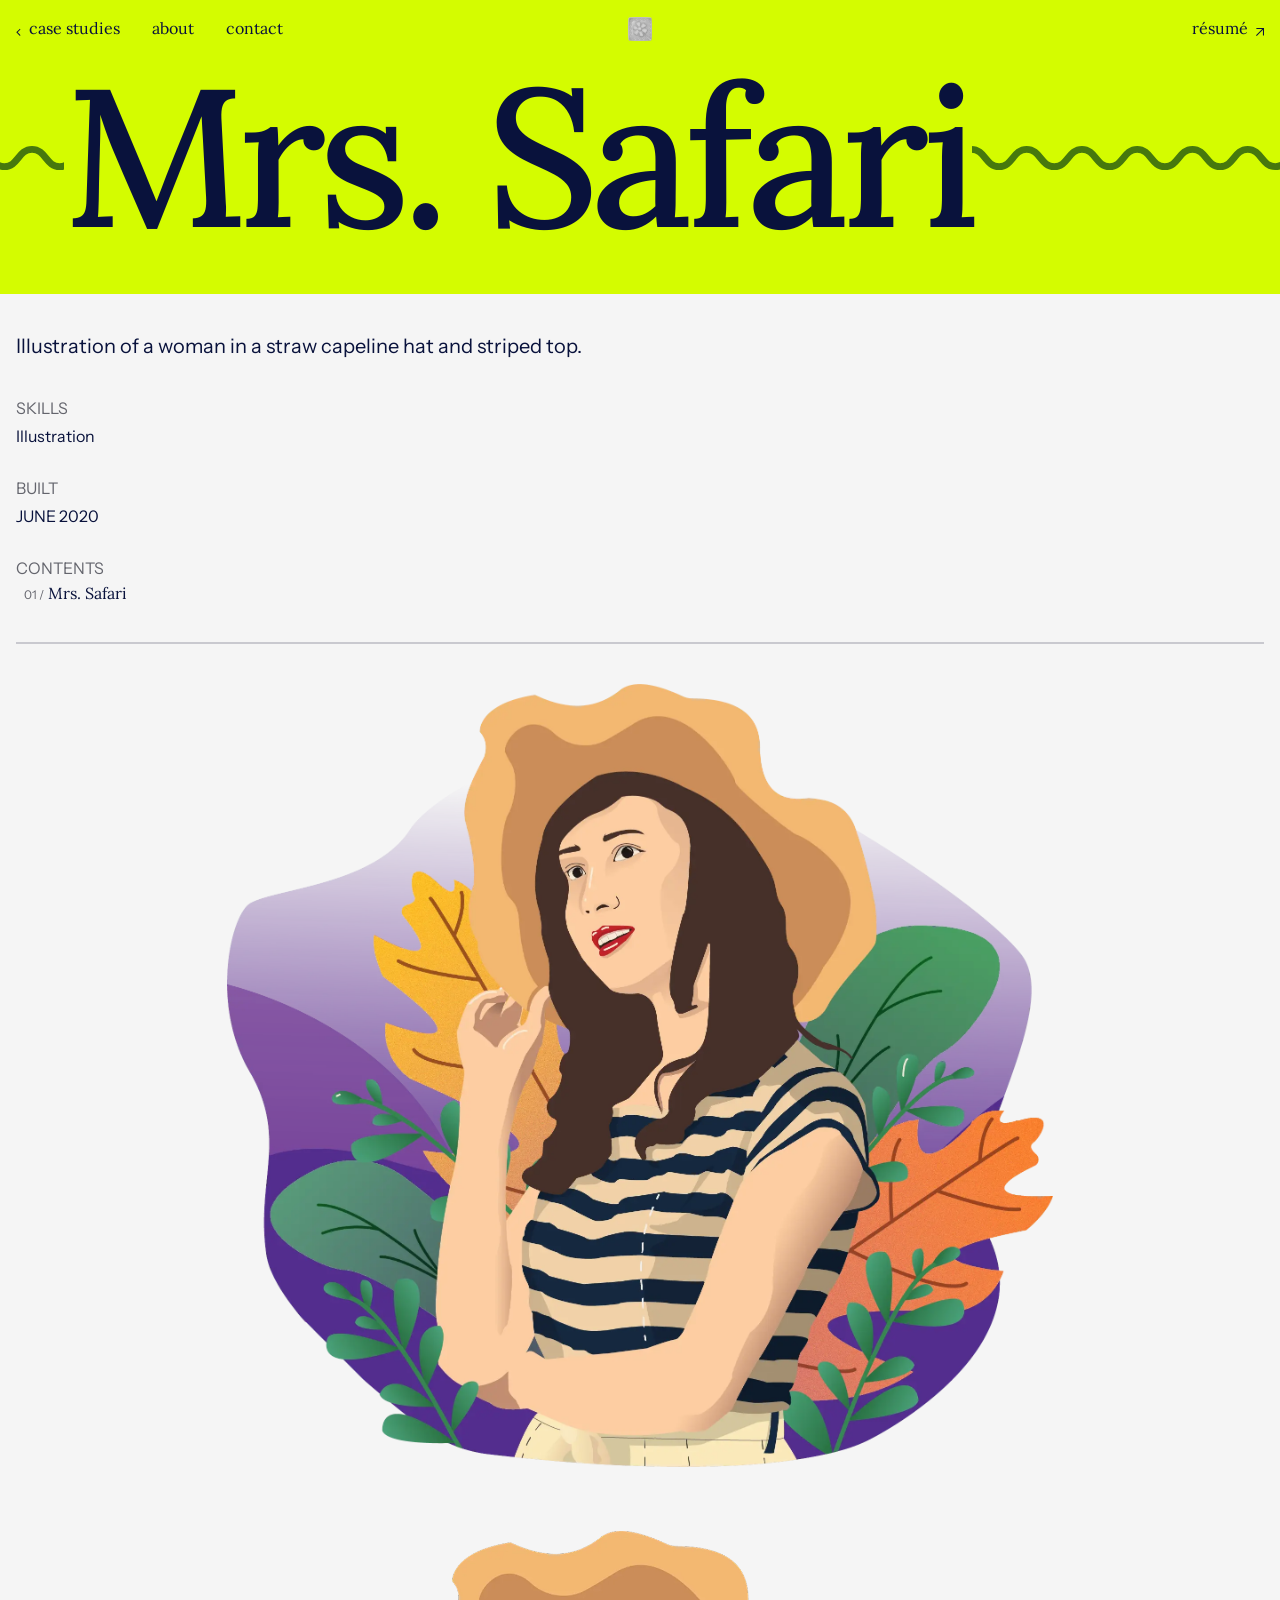
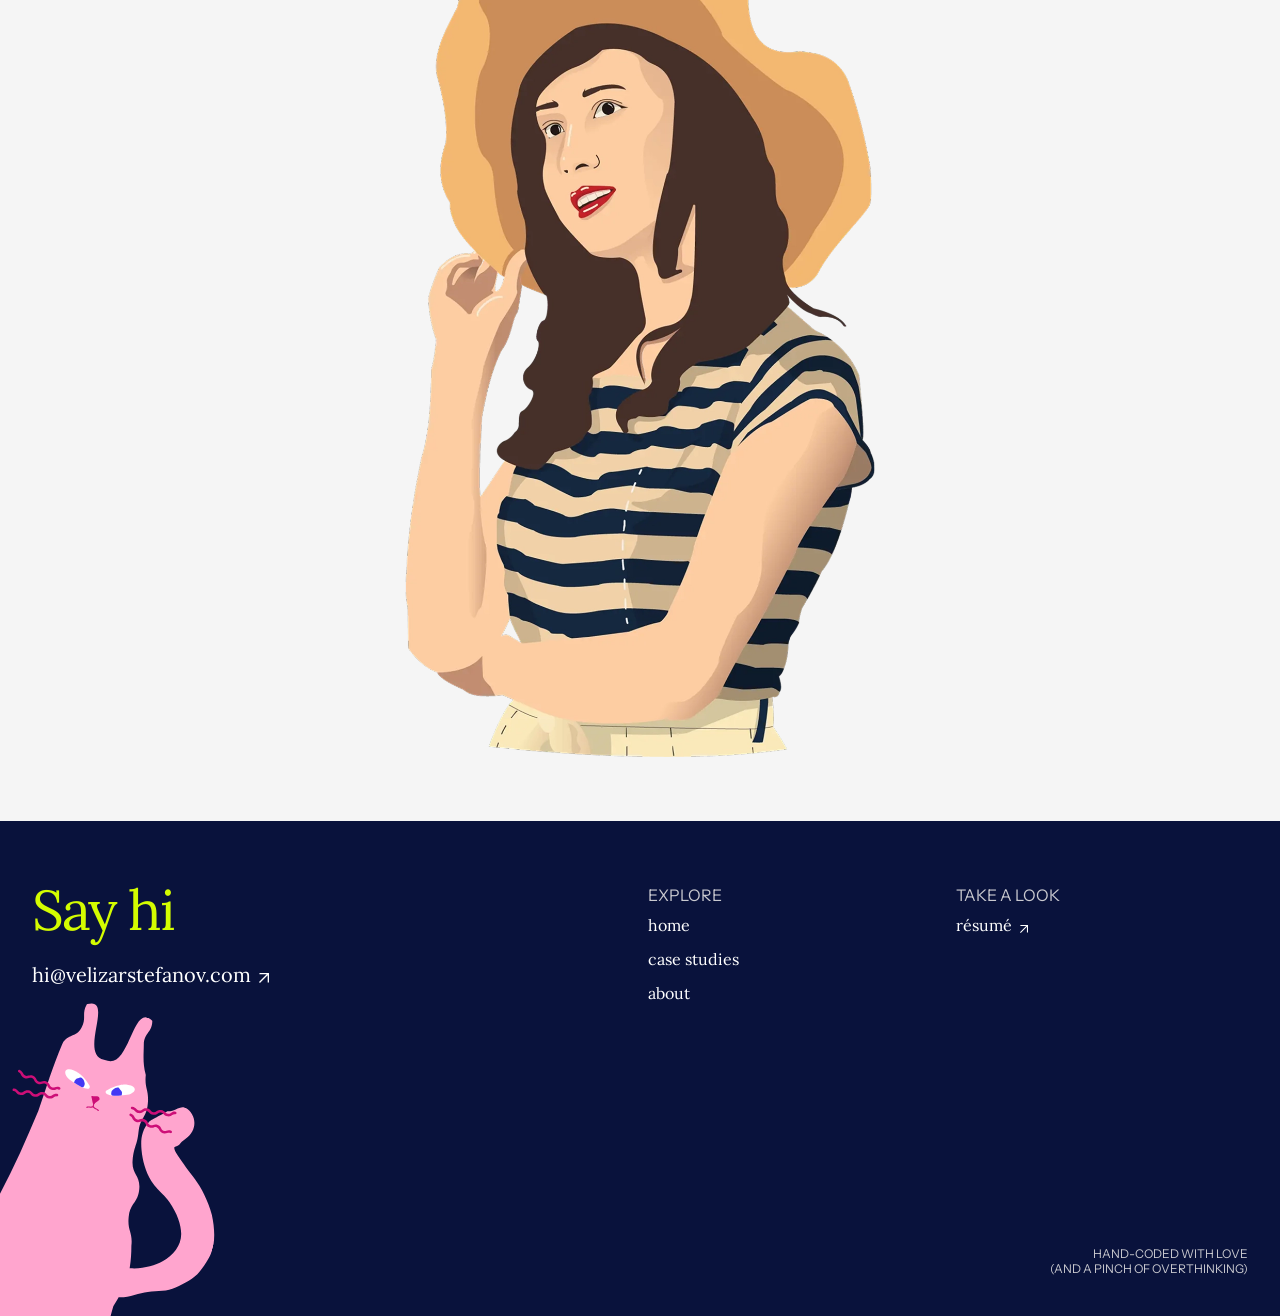
<file: case-studies/mrs-safari.html>
<!doctype html>
<html lang="en">
  <head>
    <meta charset="UTF-8" />
    <meta name="viewport" content="width=device-width, initial-scale=1.0" />

    <link rel="stylesheet" href="/global.css" />
    <link rel="stylesheet" href="/case-studies/project.css" />

    <link rel="preconnect" href="https://fonts.googleapis.com" />
    <link rel="preconnect" href="https://fonts.gstatic.com" crossorigin />
    <link
      href="https://fonts.googleapis.com/css2?family=Instrument+Sans:ital,wght@0,400..700;1,400..700&family=Lora:ital,wght@0,400..700;1,400..700&display=swap"
      rel="stylesheet"
    />

    <title>Mrs. Safari - Velizar Stefanov</title>
    <link rel="icon" type="image/x-icon" href="favicon/favicon.ico" />
    <link
      rel="apple-touch-icon"
      sizes="180x180"
      href="/favicon/apple-touch-icon.png"
    />
    <link
      rel="icon"
      type="image/png"
      sizes="32x32"
      href="/favicon/favicon-32x32.png"
    />
    <link
      rel="icon"
      type="image/png"
      sizes="16x16"
      href="/favicon/favicon-16x16.png"
    />
    <link rel="manifest" href="/favicon/site.webmanifest" />

    <!--Umami analytics script-->
    <script
      defer
      src="https://cloud.umami.is/script.js"
      data-website-id="4d60d339-1a2b-4a92-abb1-0f9d5945f501"
    ></script>
  </head>
  <body>
    <nav>
      <ul class="nav-links nav-s">
        <li>
          <a class="bttn-links-back" href="/case-studies"
            ><svg
              viewBox="0 0 7 12"
              height="10px"
              fill="currentColor"
              aria-hidden="true"
              xmlns="http://www.w3.org/2000/svg"
            >
              <path
                d="M6.59082 5.53027L1.06055 11.0605L0 10L4.46973 5.53027L0 1.06055L1.06055 0L6.59082 5.53027Z"
              />
            </svg>
            case studies
          </a>
        </li>

        <li>
          <a class="bttn-links" href="/#about">about</a>
        </li>

        <li>
          <a class="bttn-links" href="#contact">contact</a>
        </li>
      </ul>
      <a href="/" class="nav-home bttn-home">
        <img src="/images/Ceramic Tile.webp" alt="home" />
      </a>
      <a
        class="nav-resume bttn-links-external nav-s"
        target="_blank"
        href="/velizar-stefanov_resume.pdf"
        >résumé
        <span class="sr-only">(opens in new tab)</span>
        <svg
          viewBox="0 0 10 10"
          height="10px"
          fill="currentColor"
          aria-hidden="true"
          xmlns="http://www.w3.org/2000/svg"
        >
          <path
            d="M10 9.52991H8.67025V2.26993L0.940178 10L0 9.05982L7.73007 1.32976H0.470089V0H10V9.52991Z"
          />
        </svg>
      </a>
    </nav>
    <header>
      <div class="page-title">
        <h1 class="h-xl">Mrs. Safari</h1>
        <svg
          viewBox="0 0 6198 28"
          fill="none"
          stroke="currentColor"
          aria-hidden="true"
          xmlns="http://www.w3.org/2000/svg"
        >
          <path
            d="M6193.06 4.00021C6176.93 4.00021 6176.95 24 6160.83 24C6144.7 24 6144.7 4.00021 6128.59 4.00021C6112.47 4.00021 6112.49 24 6096.36 24C6080.23 24 6080.23 4.00021 6064.12 4.00021C6048 4.00021 6048.01 24 6031.89 24C6015.76 24 6015.76 4.00021 5999.65 4.00021C5983.53 4.00021 5983.55 24 5967.42 24C5951.29 24 5951.29 4.00021 5935.18 4.00021C5919.06 4.00021 5919.08 24 5902.95 24C5886.82 24 5886.82 4.00021 5870.72 4.00021C5854.59 4.00021 5854.61 24 5838.48 24C5822.35 24 5822.35 4.00021 5806.25 4.00021C5790.12 4.00021 5790.14 24 5774.01 24C5757.88 24 5757.88 4.00021 5741.78 4.00021C5725.65 4.00021 5725.67 24 5709.54 24C5693.42 24 5693.42 4.00021 5677.31 4.00021C5661.18 4.00021 5661.2 24 5645.07 24C5628.95 24 5628.95 4.00021 5612.84 4.00021C5596.71 4.00021 5596.73 24 5580.61 24C5564.48 24 5564.48 4.00021 5548.37 4.00021C5532.24 4.00021 5532.26 24 5516.14 24C5500.01 24 5500.01 4.00021 5483.9 4.00021C5467.78 4.00021 5467.79 24 5451.67 24C5435.54 24 5435.53 4 5419.43 4C5403.3 4 5403.32 24 5387.19 24C5371.06 24 5371.06 4.00008 5354.96 4.00008C5338.83 4.00008 5338.85 24 5322.72 24C5306.6 24 5306.6 4.00008 5290.49 4.00008C5274.36 4.00008 5274.38 24 5258.25 24C5242.13 24 5242.13 4.00008 5226.02 4.00008C5209.89 4.00008 5209.91 24 5193.78 24C5177.66 24 5177.66 4.00008 5161.55 4.00008C5145.42 4.00008 5145.44 24 5129.32 24C5113.19 24 5113.19 4.00008 5097.08 4.00008C5080.95 4.00008 5080.97 24 5064.85 24C5048.72 24 5048.72 4.00008 5032.61 4.00008C5016.48 4.00008 5016.5 24 5000.38 24C4984.25 24 4984.25 4.00008 4968.14 4.00008C4952.02 4.00008 4952.03 24 4935.91 24C4919.78 24 4919.78 4.00008 4903.67 4.00008C4887.55 4.00008 4887.56 24 4871.44 24C4855.31 24 4855.31 4.00008 4839.2 4.00008C4823.08 4.00008 4823.09 24 4806.97 24C4790.84 24 4790.84 4.00008 4774.73 4.00008C4758.61 4.00008 4758.63 24 4742.5 24C4726.37 24 4726.37 4.00008 4710.26 4.00008C4694.14 4.00008 4694.16 24 4678.03 24C4661.9 24 4661.9 4.00047 4645.79 4.00047C4629.67 4.00047 4629.69 24.0004 4613.56 24.0004C4597.43 24.0004 4597.43 4.00047 4581.32 4.00047C4565.2 4.00047 4565.22 24.0004 4549.09 24.0004C4532.96 24.0004 4532.96 4.00047 4516.86 4.00047C4500.73 4.00047 4500.75 24.0004 4484.62 24.0004C4468.49 24.0004 4468.49 4.00047 4452.39 4.00047C4436.26 4.00047 4436.28 24.0004 4420.15 24.0004C4404.03 24.0004 4404.02 4.00047 4387.92 4.00047C4371.79 4.00047 4371.81 24.0004 4355.68 24.0004C4339.56 24.0004 4339.56 4.00047 4323.45 4.00047C4307.32 4.00047 4307.34 24.0004 4291.21 24.0004C4275.09 24.0004 4275.09 4.00047 4258.98 4.00047C4242.85 4.00047 4242.87 24.0004 4226.74 24.0004C4210.62 24.0004 4210.62 4.00047 4194.51 4.00047C4178.38 4.00047 4178.4 24.0004 4162.28 24.0004C4146.15 24.0004 4146.15 4.00047 4130.04 4.00047C4113.91 4.00047 4113.93 24.0004 4097.81 24.0004C4081.68 24.0004 4081.68 4.00047 4065.57 4.00047C4049.45 4.00047 4049.46 24.0004 4033.34 24.0004C4017.21 24.0004 4017.21 4.00047 4001.1 4.00047C3984.98 4.00047 3984.99 24.0004 3968.87 24.0004C3952.74 24.0004 3952.74 4.00047 3936.63 4.00047C3920.51 4.00047 3920.52 24.0004 3904.4 24.0004C3888.27 24.0004 3888.27 4.00026 3872.16 4.00026C3856.03 4.00026 3856.05 24.0003 3839.92 24.0003C3823.8 24.0003 3823.8 4.00034 3807.69 4.00034C3791.56 4.00034 3791.58 24.0003 3775.45 24.0003C3759.33 24.0003 3759.33 4.00034 3743.22 4.00034C3727.09 4.00034 3727.11 24.0003 3710.99 24.0003C3694.86 24.0003 3694.86 4.00034 3678.75 4.00034C3662.62 4.00034 3662.64 24.0003 3646.52 24.0003C3630.39 24.0003 3630.39 4.00034 3614.28 4.00034C3598.15 4.00034 3598.17 24.0003 3582.05 24.0003C3565.92 24.0003 3565.92 4.00034 3549.81 4.00034C3533.69 4.00034 3533.7 24.0003 3517.58 24.0003C3501.45 24.0003 3501.45 4.00034 3485.34 4.00034C3469.22 4.00034 3469.24 24.0003 3453.11 24.0003C3436.98 24.0003 3436.98 4.00034 3420.87 4.00034C3404.75 4.00034 3404.77 24.0003 3388.64 24.0003C3372.51 24.0003 3372.51 4.00034 3356.41 4.00034C3340.28 4.00034 3340.3 24.0003 3324.17 24.0003C3308.04 24.0003 3308.04 4.00034 3291.94 4.00034C3275.81 4.00034 3275.83 24.0003 3259.7 24.0003C3243.58 24.0003 3243.57 4.00034 3227.47 4.00034C3211.34 4.00034 3211.36 24.0003 3195.23 24.0003C3179.11 24.0003 3179.11 4.00034 3163 4.00034C3146.87 4.00034 3146.89 24.0003 3130.76 24.0003C3114.64 24.0003 3114.64 4.00034 3098.53 4.00034C3082.4 4.00034 3082.42 24.0004 3066.3 24.0004C3050.17 24.0004 3050.17 4.00055 3034.06 4.00055C3017.93 4.00055 3017.95 24.0004 3001.83 24.0004C2985.7 24.0004 2985.7 4.00055 2969.59 4.00055C2953.47 4.00055 2953.48 24.0004 2937.36 24.0004C2921.23 24.0004 2921.23 4.00055 2905.12 4.00055C2889 4.00055 2889.01 24.0004 2872.89 24.0004C2856.76 24.0004 2856.76 4.00055 2840.65 4.00055C2824.53 4.00055 2824.55 24.0004 2808.42 24.0004C2792.29 24.0004 2792.29 4.00055 2776.18 4.00055C2760.06 4.00055 2760.08 24.0004 2743.95 24.0004C2727.82 24.0004 2727.82 4.00055 2711.71 4.00055C2695.59 4.00055 2695.61 24.0004 2679.48 24.0004C2663.35 24.0004 2663.35 4.00055 2647.25 4.00055C2631.12 4.00055 2631.14 24.0004 2615.01 24.0004C2598.88 24.0004 2598.88 4.00055 2582.78 4.00055C2566.65 4.00055 2566.67 24.0004 2550.54 24.0004C2534.42 24.0004 2534.42 4.00055 2518.31 4.00055C2502.18 4.00055 2502.2 24.0004 2486.07 24.0004C2469.95 24.0004 2469.95 4.00055 2453.84 4.00055C2437.71 4.00055 2437.73 24.0004 2421.61 24.0004C2405.48 24.0004 2405.48 4.00055 2389.37 4.00055C2373.24 4.00055 2373.26 24.0004 2357.14 24.0004C2341.01 24.0004 2341 4.00034 2324.9 4.00034C2308.77 4.00034 2308.79 24.0003 2292.66 24.0003C2276.53 24.0003 2276.53 4.00042 2260.43 4.00042C2244.3 4.00042 2244.32 24.0003 2228.19 24.0003C2212.07 24.0003 2212.07 4.00042 2195.96 4.00042C2179.83 4.00042 2179.85 24.0003 2163.72 24.0003C2147.6 24.0003 2147.59 4.00042 2131.49 4.00042C2115.36 4.00042 2115.38 24.0003 2099.25 24.0003C2083.13 24.0003 2083.13 4.00042 2067.02 4.00042C2050.89 4.00042 2050.91 24.0003 2034.78 24.0003C2018.66 24.0003 2018.66 4.00042 2002.55 4.00042C1986.42 4.00042 1986.44 24.0003 1970.32 24.0003C1954.19 24.0003 1954.19 4.00042 1938.08 4.00042C1921.95 4.00042 1921.97 24.0003 1905.85 24.0003C1889.72 24.0003 1889.72 4.00042 1873.61 4.00042C1857.48 4.00042 1857.5 24.0003 1841.38 24.0003C1825.25 24.0003 1825.25 4.00042 1809.14 4.00042C1793.02 4.00042 1793.03 24.0003 1776.91 24.0003C1760.78 24.0003 1760.78 4.00042 1744.67 4.00042C1728.55 4.00042 1728.57 24.0003 1712.44 24.0003C1696.31 24.0003 1696.31 4.00042 1680.2 4.00042C1664.08 4.00042 1664.1 24.0003 1647.97 24.0003C1631.84 24.0003 1631.84 4.00042 1615.74 4.00042C1599.61 4.00042 1599.63 24.0003 1583.5 24.0003C1567.37 24.0003 1567.37 4.00081 1551.26 4.00081C1535.14 4.00081 1535.16 24.0007 1519.03 24.0007C1502.9 24.0007 1502.9 4.00081 1486.8 4.00081C1470.67 4.00081 1470.69 24.0007 1454.56 24.0007C1438.43 24.0007 1438.43 4.00081 1422.33 4.00081C1406.2 4.00081 1406.22 24.0007 1390.09 24.0007C1373.96 24.0007 1373.96 4.00081 1357.86 4.00081C1341.73 4.00081 1341.75 24.0007 1325.62 24.0007C1309.5 24.0007 1309.5 4.00081 1293.39 4.00081C1277.26 4.00081 1277.28 24.0007 1261.15 24.0007C1245.03 24.0007 1245.03 4.00081 1228.92 4.00081C1212.79 4.00081 1212.81 24.0007 1196.68 24.0007C1180.56 24.0007 1180.56 4.00081 1164.45 4.00081C1148.32 4.00081 1148.34 24.0007 1132.21 24.0007C1116.09 24.0007 1116.09 4.00081 1099.98 4.00081C1083.85 4.00081 1083.87 24.0007 1067.75 24.0007C1051.62 24.0007 1051.62 4.00081 1035.51 4.00081C1019.38 4.00081 1019.4 24.0007 1003.28 24.0007C987.151 24.0007 987.151 4.00081 971.043 4.00081C954.917 4.00081 954.935 24.0007 938.809 24.0007C922.682 24.0007 922.682 4.00081 906.574 4.00081C890.448 4.00081 890.467 24.0007 874.34 24.0007C858.214 24.0007 858.214 4.00081 842.106 4.00081C825.979 4.00081 825.997 24.0007 809.871 24.0007C793.744 24.0007 793.737 4.0006 777.63 4.0006C761.503 4.0006 761.522 24.0007 745.395 24.0007C729.269 24.0007 729.269 4.00068 713.161 4.00068C697.034 4.00068 697.053 24.0007 680.927 24.0007C664.8 24.0007 664.8 4.00068 648.692 4.00068C632.565 4.00068 632.583 24.0007 616.457 24.0007C600.33 24.0007 600.33 4.00068 584.222 4.00068C568.095 4.00068 568.114 24.0007 551.988 24.0007C535.861 24.0007 535.861 4.00068 519.753 4.00068C503.626 4.00068 503.645 24.0007 487.519 24.0007C471.392 24.0007 471.392 4.00068 455.284 4.00068C439.158 4.00068 439.176 24.0007 423.049 24.0007C406.922 24.0007 406.922 4.00068 390.815 4.00068C374.688 4.00068 374.707 24.0007 358.58 24.0007C342.454 24.0007 342.454 4.00068 326.346 4.00068C310.219 4.00068 310.238 24.0007 294.111 24.0007C277.985 24.0007 277.985 4.00068 261.877 4.00068C245.75 4.00068 245.768 24.0007 229.642 24.0007C213.515 24.0007 213.515 4.00068 197.407 4.00068C181.28 4.00068 181.299 24.0007 165.173 24.0007C149.046 24.0007 149.046 4.00068 132.938 4.00068C116.812 4.00068 116.831 24.0007 100.704 24.0007C84.5772 24.0007 84.5772 4.00068 68.4695 4.00068C52.3428 4.00068 52.3609 24.0007 36.2343 24.0007C20.1076 24.0007 20.1076 4.00068 3.99988 4.00068"
            stroke-miterlimit="10"
            stroke-linecap="round"
          />
        </svg>
      </div>
    </header>
    <main>
      <div class="overview">
        <p class="summary p-l">
          Illustration of a woman in a straw capeline hat and striped top.
        </p>
        <div class="meta p-s-sans">
          <dl>
            <dt>Skills</dt>
            <dd>Illustration</dd>
          </dl>
          <dl>
            <dt>Built</dt>
            <dd>
              <span class="date">JUNE 2020</span>
            </dd>
          </dl>
        </div>
        <aside class="table-of-contents">
          <h2 class="p-s-sans">Contents</h2>
          <ol>
            <li>
              <a class="bttn-links" href="#illustration">
                <span class="counter p-xs" aria-hidden="true"></span>
                <span class="nav-s">Mrs. Safari</span>
              </a>
            </li>
          </ol>
        </aside>
      </div>
      <div class="divider" aria-hidden="true"></div>
      <article class="p-s-serif">
        <img
          id="illustration"
          class="image-width-medium"
          src="/images/Mrs Safari.webp"
          alt="Illustration of a woman in a straw capeline hat and striped top."
        />
        <img
          class="image-width-medium image-margin"
          style="margin-bottom: 0"
          src="/images/Mrs Safari no background.webp"
          alt=""
        />
      </article>
    </main>
    <footer id="contact">
      <div class="footer-email">
        <h3 class="h-m">Say hi</h3>
        <a
          class="footer-email-button bttn-primary-external nav-l"
          href="mailto:hi@velizarstefanov.com"
          >hi@velizarstefanov.com
          <svg
            viewBox="0 0 10 10"
            height="10px"
            fill="currentColor"
            aria-hidden="true"
            xmlns="http://www.w3.org/2000/svg"
          >
            <path
              d="M10 9.52991H8.67025V2.26993L0.940178 10L0 9.05982L7.73007 1.32976H0.470089V0H10V9.52991Z"
            />
          </svg>
        </a>
      </div>
      <div class="footer-explore">
        <h4 class="p-s-sans">Explore</h4>
        <ul class="nav-s">
          <li>
            <a class="bttn-links-light" href="/">home</a>
          </li>
          <li>
            <a class="bttn-links-light" href="/case-studies">case studies</a>
          </li>
          <li>
            <a class="bttn-links-light" href="/#about">about</a>
          </li>
        </ul>
      </div>
      <div class="footer-resume">
        <h4 class="p-s-sans">Take a look</h4>
        <ul>
          <li>
            <a
              class="footer-resume-link bttn-links-external nav-s"
              target="_blank"
              href="/velizar-stefanov_resume.pdf"
              >résumé
              <span class="sr-only">(opens in new tab)</span>
              <svg
                viewBox="0 0 10 10"
                height="10px"
                fill="currentColor"
                aria-hidden="true"
                xmlns="http://www.w3.org/2000/svg"
              >
                <path
                  d="M10 9.52991H8.67025V2.26993L0.940178 10L0 9.05982L7.73007 1.32976H0.470089V0H10V9.52991Z"
                />
              </svg>
            </a>
          </li>
        </ul>
      </div>
      <img src="/images/Pink Cat.svg" alt="" loading="lazy" />
      <span class="footer-overthinking p-xs"
        >Hand-coded with love<br />(and a pinch of overthinking)</span
      >
    </footer>
  </body>
</html>
</file>
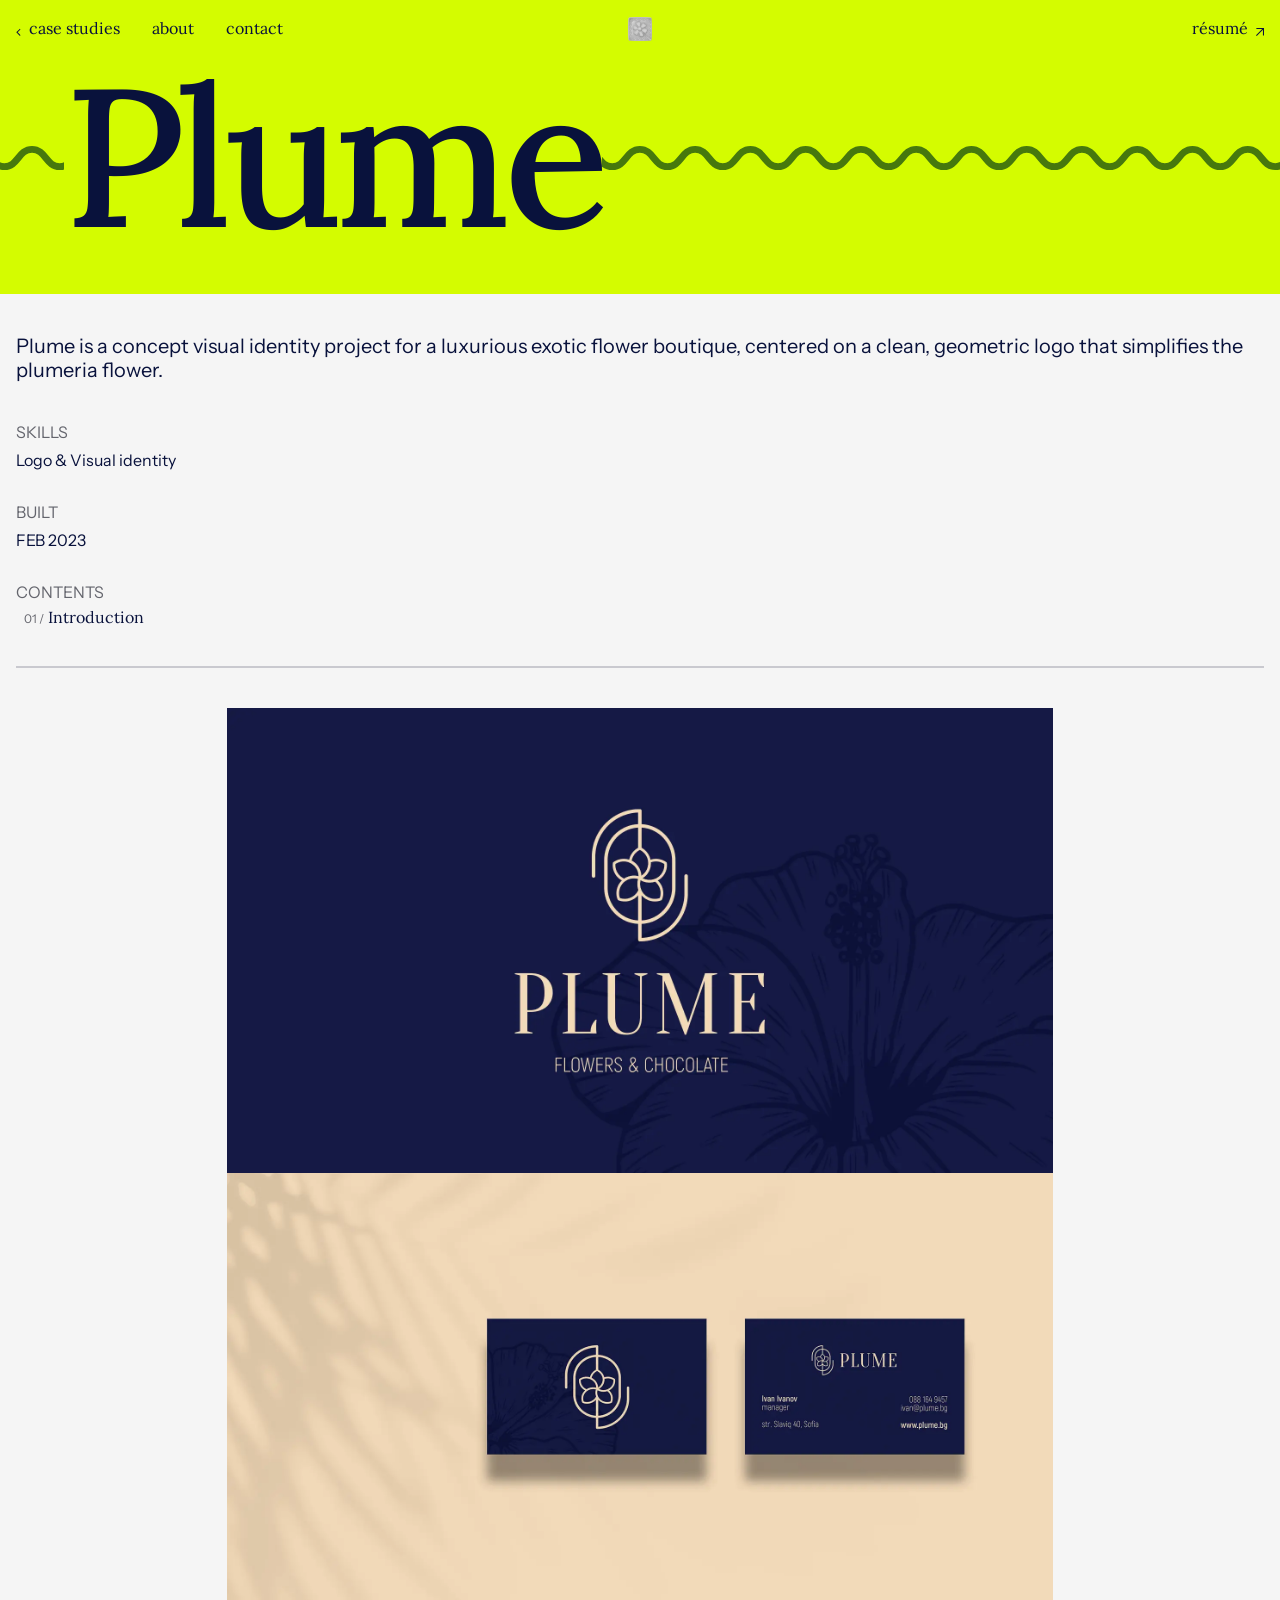
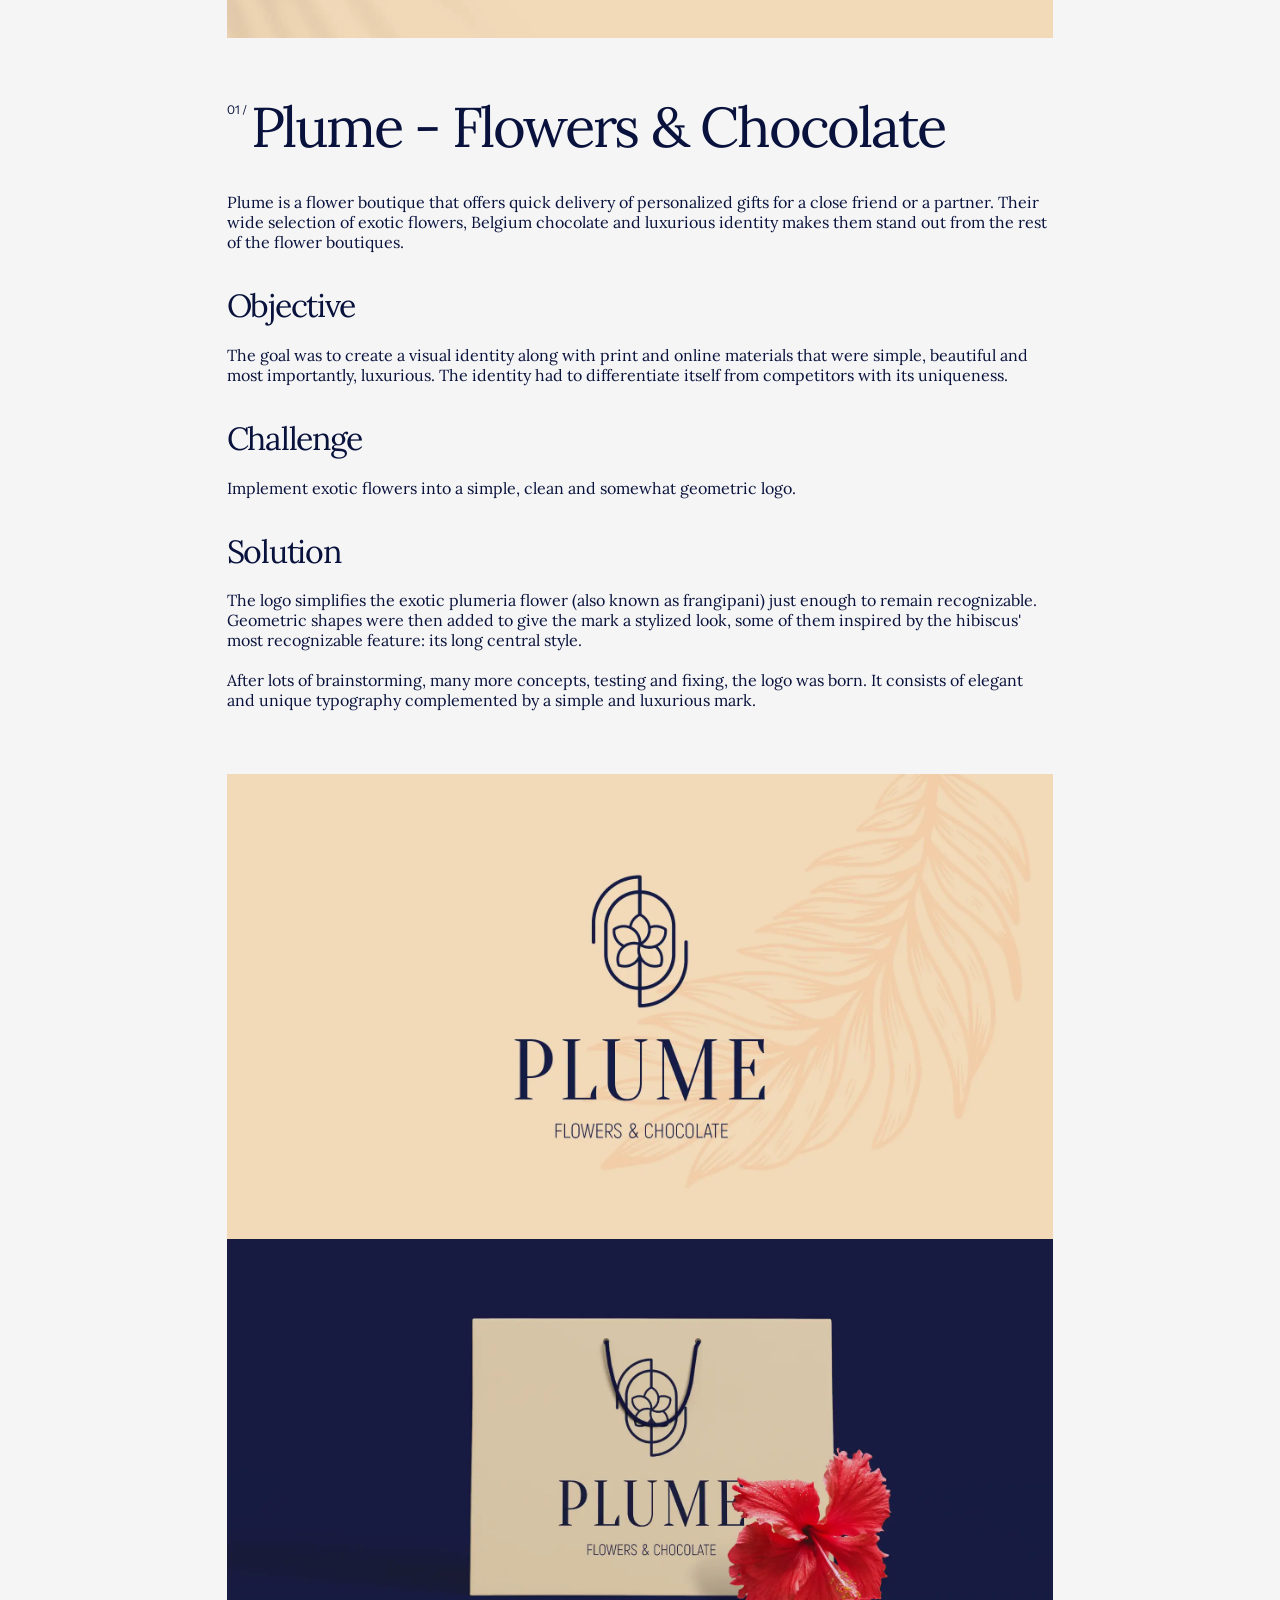
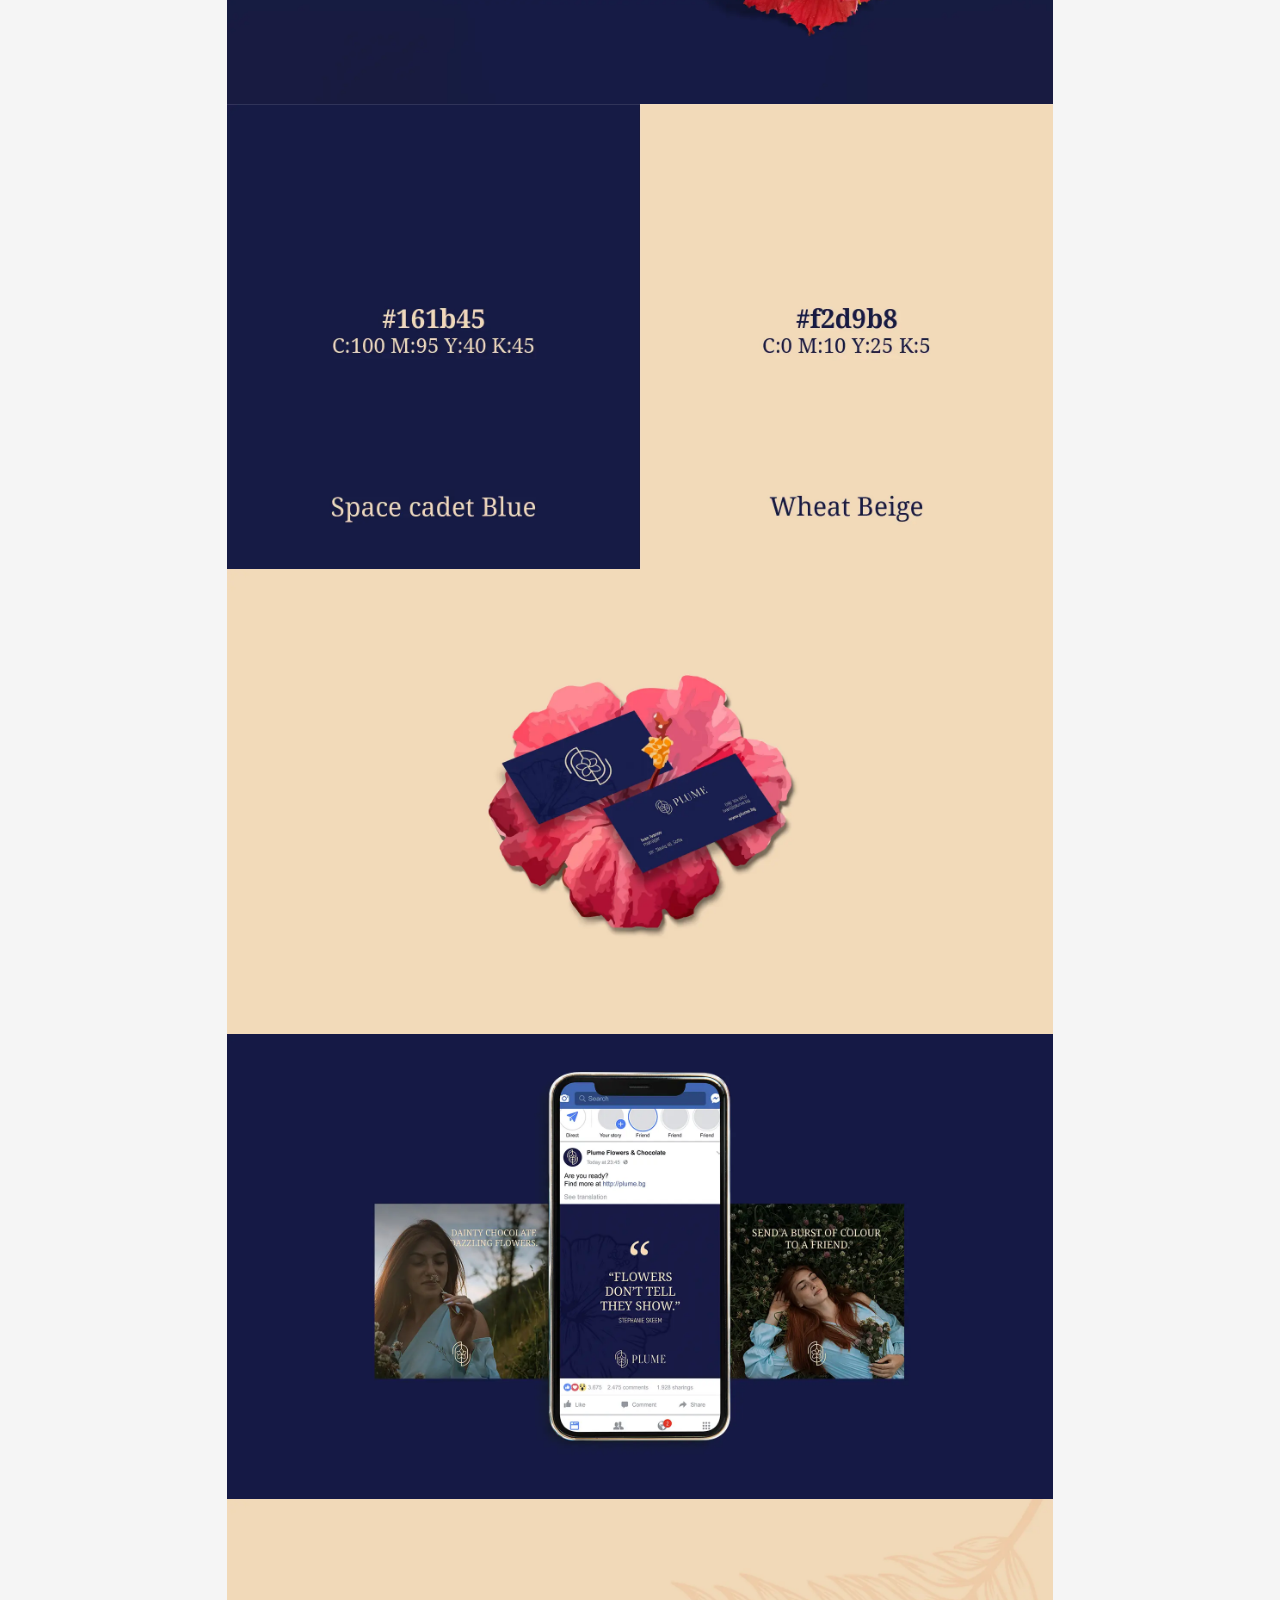
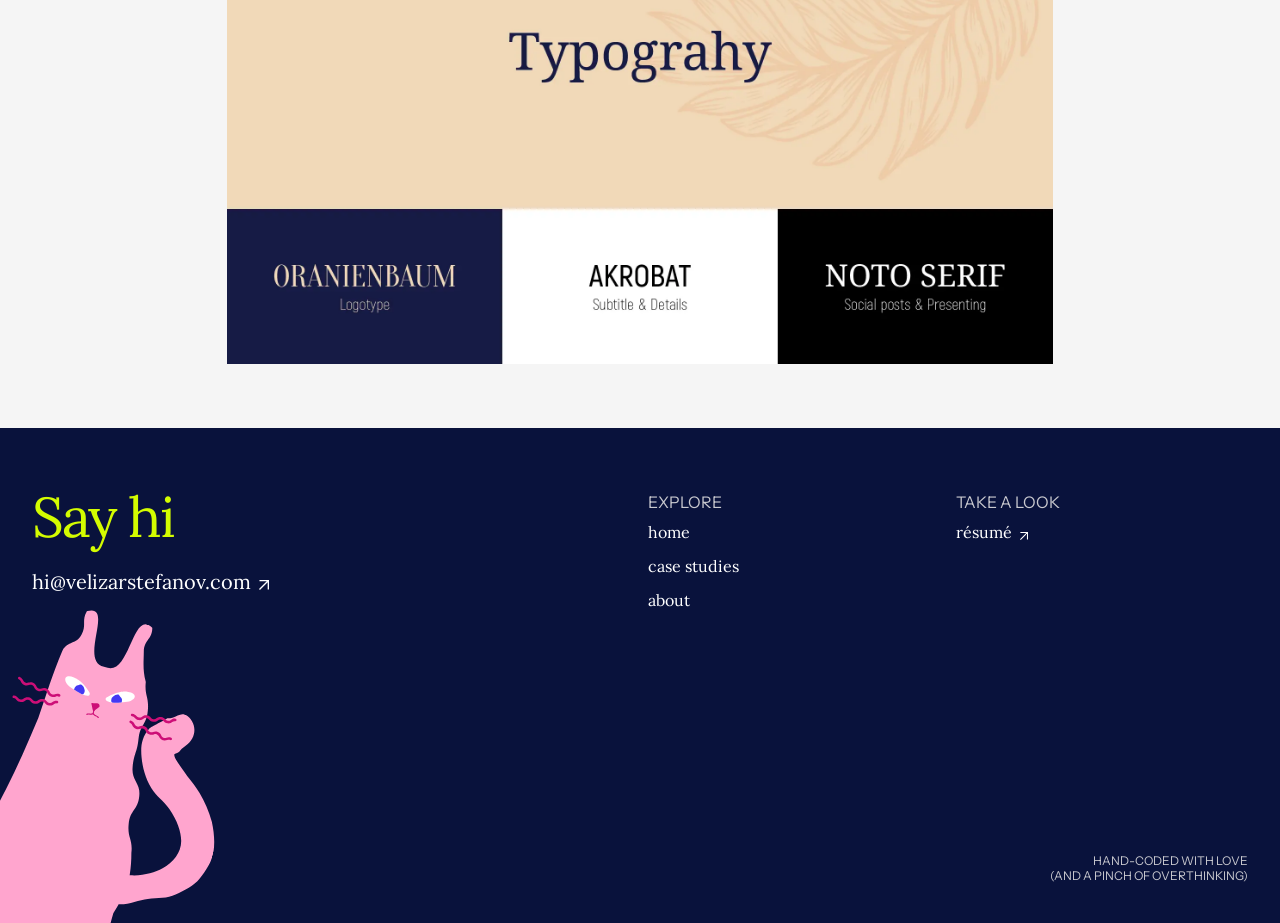
<file: case-studies/plume.html>
<!doctype html>
<html lang="en">
  <head>
    <meta charset="UTF-8" />
    <meta name="viewport" content="width=device-width, initial-scale=1.0" />

    <link rel="stylesheet" href="/global.css" />
    <link rel="stylesheet" href="/case-studies/project.css" />

    <link rel="preconnect" href="https://fonts.googleapis.com" />
    <link rel="preconnect" href="https://fonts.gstatic.com" crossorigin />
    <link
      href="https://fonts.googleapis.com/css2?family=Instrument+Sans:ital,wght@0,400..700;1,400..700&family=Lora:ital,wght@0,400..700;1,400..700&display=swap"
      rel="stylesheet"
    />

    <title>Plume - Velizar Stefanov</title>
    <link rel="icon" type="image/x-icon" href="favicon/favicon.ico" />
    <link
      rel="apple-touch-icon"
      sizes="180x180"
      href="/favicon/apple-touch-icon.png"
    />
    <link
      rel="icon"
      type="image/png"
      sizes="32x32"
      href="/favicon/favicon-32x32.png"
    />
    <link
      rel="icon"
      type="image/png"
      sizes="16x16"
      href="/favicon/favicon-16x16.png"
    />
    <link rel="manifest" href="/favicon/site.webmanifest" />

    <!--Umami analytics script-->
    <script
      defer
      src="https://cloud.umami.is/script.js"
      data-website-id="4d60d339-1a2b-4a92-abb1-0f9d5945f501"
    ></script>
  </head>
  <body>
    <nav>
      <ul class="nav-links nav-s">
        <li>
          <a class="bttn-links-back" href="/case-studies"
            ><svg
              viewBox="0 0 7 12"
              height="10px"
              fill="currentColor"
              aria-hidden="true"
              xmlns="http://www.w3.org/2000/svg"
            >
              <path
                d="M6.59082 5.53027L1.06055 11.0605L0 10L4.46973 5.53027L0 1.06055L1.06055 0L6.59082 5.53027Z"
              />
            </svg>
            case studies
          </a>
        </li>

        <li>
          <a class="bttn-links" href="/#about">about</a>
        </li>

        <li>
          <a class="bttn-links" href="#contact">contact</a>
        </li>
      </ul>
      <a href="/" class="nav-home bttn-home">
        <img src="/images/Ceramic Tile.webp" alt="home" />
      </a>
      <a
        class="nav-resume bttn-links-external nav-s"
        target="_blank"
        href="/velizar-stefanov_resume.pdf"
        >résumé
        <span class="sr-only">(opens in new tab)</span>
        <svg
          viewBox="0 0 10 10"
          height="10px"
          fill="currentColor"
          aria-hidden="true"
          xmlns="http://www.w3.org/2000/svg"
        >
          <path
            d="M10 9.52991H8.67025V2.26993L0.940178 10L0 9.05982L7.73007 1.32976H0.470089V0H10V9.52991Z"
          />
        </svg>
      </a>
    </nav>
    <header>
      <div class="page-title">
        <h1 class="h-xl">Plume</h1>
        <svg
          viewBox="0 0 6198 28"
          fill="none"
          stroke="currentColor"
          aria-hidden="true"
          xmlns="http://www.w3.org/2000/svg"
        >
          <path
            d="M6193.06 4.00021C6176.93 4.00021 6176.95 24 6160.83 24C6144.7 24 6144.7 4.00021 6128.59 4.00021C6112.47 4.00021 6112.49 24 6096.36 24C6080.23 24 6080.23 4.00021 6064.12 4.00021C6048 4.00021 6048.01 24 6031.89 24C6015.76 24 6015.76 4.00021 5999.65 4.00021C5983.53 4.00021 5983.55 24 5967.42 24C5951.29 24 5951.29 4.00021 5935.18 4.00021C5919.06 4.00021 5919.08 24 5902.95 24C5886.82 24 5886.82 4.00021 5870.72 4.00021C5854.59 4.00021 5854.61 24 5838.48 24C5822.35 24 5822.35 4.00021 5806.25 4.00021C5790.12 4.00021 5790.14 24 5774.01 24C5757.88 24 5757.88 4.00021 5741.78 4.00021C5725.65 4.00021 5725.67 24 5709.54 24C5693.42 24 5693.42 4.00021 5677.31 4.00021C5661.18 4.00021 5661.2 24 5645.07 24C5628.95 24 5628.95 4.00021 5612.84 4.00021C5596.71 4.00021 5596.73 24 5580.61 24C5564.48 24 5564.48 4.00021 5548.37 4.00021C5532.24 4.00021 5532.26 24 5516.14 24C5500.01 24 5500.01 4.00021 5483.9 4.00021C5467.78 4.00021 5467.79 24 5451.67 24C5435.54 24 5435.53 4 5419.43 4C5403.3 4 5403.32 24 5387.19 24C5371.06 24 5371.06 4.00008 5354.96 4.00008C5338.83 4.00008 5338.85 24 5322.72 24C5306.6 24 5306.6 4.00008 5290.49 4.00008C5274.36 4.00008 5274.38 24 5258.25 24C5242.13 24 5242.13 4.00008 5226.02 4.00008C5209.89 4.00008 5209.91 24 5193.78 24C5177.66 24 5177.66 4.00008 5161.55 4.00008C5145.42 4.00008 5145.44 24 5129.32 24C5113.19 24 5113.19 4.00008 5097.08 4.00008C5080.95 4.00008 5080.97 24 5064.85 24C5048.72 24 5048.72 4.00008 5032.61 4.00008C5016.48 4.00008 5016.5 24 5000.38 24C4984.25 24 4984.25 4.00008 4968.14 4.00008C4952.02 4.00008 4952.03 24 4935.91 24C4919.78 24 4919.78 4.00008 4903.67 4.00008C4887.55 4.00008 4887.56 24 4871.44 24C4855.31 24 4855.31 4.00008 4839.2 4.00008C4823.08 4.00008 4823.09 24 4806.97 24C4790.84 24 4790.84 4.00008 4774.73 4.00008C4758.61 4.00008 4758.63 24 4742.5 24C4726.37 24 4726.37 4.00008 4710.26 4.00008C4694.14 4.00008 4694.16 24 4678.03 24C4661.9 24 4661.9 4.00047 4645.79 4.00047C4629.67 4.00047 4629.69 24.0004 4613.56 24.0004C4597.43 24.0004 4597.43 4.00047 4581.32 4.00047C4565.2 4.00047 4565.22 24.0004 4549.09 24.0004C4532.96 24.0004 4532.96 4.00047 4516.86 4.00047C4500.73 4.00047 4500.75 24.0004 4484.62 24.0004C4468.49 24.0004 4468.49 4.00047 4452.39 4.00047C4436.26 4.00047 4436.28 24.0004 4420.15 24.0004C4404.03 24.0004 4404.02 4.00047 4387.92 4.00047C4371.79 4.00047 4371.81 24.0004 4355.68 24.0004C4339.56 24.0004 4339.56 4.00047 4323.45 4.00047C4307.32 4.00047 4307.34 24.0004 4291.21 24.0004C4275.09 24.0004 4275.09 4.00047 4258.98 4.00047C4242.85 4.00047 4242.87 24.0004 4226.74 24.0004C4210.62 24.0004 4210.62 4.00047 4194.51 4.00047C4178.38 4.00047 4178.4 24.0004 4162.28 24.0004C4146.15 24.0004 4146.15 4.00047 4130.04 4.00047C4113.91 4.00047 4113.93 24.0004 4097.81 24.0004C4081.68 24.0004 4081.68 4.00047 4065.57 4.00047C4049.45 4.00047 4049.46 24.0004 4033.34 24.0004C4017.21 24.0004 4017.21 4.00047 4001.1 4.00047C3984.98 4.00047 3984.99 24.0004 3968.87 24.0004C3952.74 24.0004 3952.74 4.00047 3936.63 4.00047C3920.51 4.00047 3920.52 24.0004 3904.4 24.0004C3888.27 24.0004 3888.27 4.00026 3872.16 4.00026C3856.03 4.00026 3856.05 24.0003 3839.92 24.0003C3823.8 24.0003 3823.8 4.00034 3807.69 4.00034C3791.56 4.00034 3791.58 24.0003 3775.45 24.0003C3759.33 24.0003 3759.33 4.00034 3743.22 4.00034C3727.09 4.00034 3727.11 24.0003 3710.99 24.0003C3694.86 24.0003 3694.86 4.00034 3678.75 4.00034C3662.62 4.00034 3662.64 24.0003 3646.52 24.0003C3630.39 24.0003 3630.39 4.00034 3614.28 4.00034C3598.15 4.00034 3598.17 24.0003 3582.05 24.0003C3565.92 24.0003 3565.92 4.00034 3549.81 4.00034C3533.69 4.00034 3533.7 24.0003 3517.58 24.0003C3501.45 24.0003 3501.45 4.00034 3485.34 4.00034C3469.22 4.00034 3469.24 24.0003 3453.11 24.0003C3436.98 24.0003 3436.98 4.00034 3420.87 4.00034C3404.75 4.00034 3404.77 24.0003 3388.64 24.0003C3372.51 24.0003 3372.51 4.00034 3356.41 4.00034C3340.28 4.00034 3340.3 24.0003 3324.17 24.0003C3308.04 24.0003 3308.04 4.00034 3291.94 4.00034C3275.81 4.00034 3275.83 24.0003 3259.7 24.0003C3243.58 24.0003 3243.57 4.00034 3227.47 4.00034C3211.34 4.00034 3211.36 24.0003 3195.23 24.0003C3179.11 24.0003 3179.11 4.00034 3163 4.00034C3146.87 4.00034 3146.89 24.0003 3130.76 24.0003C3114.64 24.0003 3114.64 4.00034 3098.53 4.00034C3082.4 4.00034 3082.42 24.0004 3066.3 24.0004C3050.17 24.0004 3050.17 4.00055 3034.06 4.00055C3017.93 4.00055 3017.95 24.0004 3001.83 24.0004C2985.7 24.0004 2985.7 4.00055 2969.59 4.00055C2953.47 4.00055 2953.48 24.0004 2937.36 24.0004C2921.23 24.0004 2921.23 4.00055 2905.12 4.00055C2889 4.00055 2889.01 24.0004 2872.89 24.0004C2856.76 24.0004 2856.76 4.00055 2840.65 4.00055C2824.53 4.00055 2824.55 24.0004 2808.42 24.0004C2792.29 24.0004 2792.29 4.00055 2776.18 4.00055C2760.06 4.00055 2760.08 24.0004 2743.95 24.0004C2727.82 24.0004 2727.82 4.00055 2711.71 4.00055C2695.59 4.00055 2695.61 24.0004 2679.48 24.0004C2663.35 24.0004 2663.35 4.00055 2647.25 4.00055C2631.12 4.00055 2631.14 24.0004 2615.01 24.0004C2598.88 24.0004 2598.88 4.00055 2582.78 4.00055C2566.65 4.00055 2566.67 24.0004 2550.54 24.0004C2534.42 24.0004 2534.42 4.00055 2518.31 4.00055C2502.18 4.00055 2502.2 24.0004 2486.07 24.0004C2469.95 24.0004 2469.95 4.00055 2453.84 4.00055C2437.71 4.00055 2437.73 24.0004 2421.61 24.0004C2405.48 24.0004 2405.48 4.00055 2389.37 4.00055C2373.24 4.00055 2373.26 24.0004 2357.14 24.0004C2341.01 24.0004 2341 4.00034 2324.9 4.00034C2308.77 4.00034 2308.79 24.0003 2292.66 24.0003C2276.53 24.0003 2276.53 4.00042 2260.43 4.00042C2244.3 4.00042 2244.32 24.0003 2228.19 24.0003C2212.07 24.0003 2212.07 4.00042 2195.96 4.00042C2179.83 4.00042 2179.85 24.0003 2163.72 24.0003C2147.6 24.0003 2147.59 4.00042 2131.49 4.00042C2115.36 4.00042 2115.38 24.0003 2099.25 24.0003C2083.13 24.0003 2083.13 4.00042 2067.02 4.00042C2050.89 4.00042 2050.91 24.0003 2034.78 24.0003C2018.66 24.0003 2018.66 4.00042 2002.55 4.00042C1986.42 4.00042 1986.44 24.0003 1970.32 24.0003C1954.19 24.0003 1954.19 4.00042 1938.08 4.00042C1921.95 4.00042 1921.97 24.0003 1905.85 24.0003C1889.72 24.0003 1889.72 4.00042 1873.61 4.00042C1857.48 4.00042 1857.5 24.0003 1841.38 24.0003C1825.25 24.0003 1825.25 4.00042 1809.14 4.00042C1793.02 4.00042 1793.03 24.0003 1776.91 24.0003C1760.78 24.0003 1760.78 4.00042 1744.67 4.00042C1728.55 4.00042 1728.57 24.0003 1712.44 24.0003C1696.31 24.0003 1696.31 4.00042 1680.2 4.00042C1664.08 4.00042 1664.1 24.0003 1647.97 24.0003C1631.84 24.0003 1631.84 4.00042 1615.74 4.00042C1599.61 4.00042 1599.63 24.0003 1583.5 24.0003C1567.37 24.0003 1567.37 4.00081 1551.26 4.00081C1535.14 4.00081 1535.16 24.0007 1519.03 24.0007C1502.9 24.0007 1502.9 4.00081 1486.8 4.00081C1470.67 4.00081 1470.69 24.0007 1454.56 24.0007C1438.43 24.0007 1438.43 4.00081 1422.33 4.00081C1406.2 4.00081 1406.22 24.0007 1390.09 24.0007C1373.96 24.0007 1373.96 4.00081 1357.86 4.00081C1341.73 4.00081 1341.75 24.0007 1325.62 24.0007C1309.5 24.0007 1309.5 4.00081 1293.39 4.00081C1277.26 4.00081 1277.28 24.0007 1261.15 24.0007C1245.03 24.0007 1245.03 4.00081 1228.92 4.00081C1212.79 4.00081 1212.81 24.0007 1196.68 24.0007C1180.56 24.0007 1180.56 4.00081 1164.45 4.00081C1148.32 4.00081 1148.34 24.0007 1132.21 24.0007C1116.09 24.0007 1116.09 4.00081 1099.98 4.00081C1083.85 4.00081 1083.87 24.0007 1067.75 24.0007C1051.62 24.0007 1051.62 4.00081 1035.51 4.00081C1019.38 4.00081 1019.4 24.0007 1003.28 24.0007C987.151 24.0007 987.151 4.00081 971.043 4.00081C954.917 4.00081 954.935 24.0007 938.809 24.0007C922.682 24.0007 922.682 4.00081 906.574 4.00081C890.448 4.00081 890.467 24.0007 874.34 24.0007C858.214 24.0007 858.214 4.00081 842.106 4.00081C825.979 4.00081 825.997 24.0007 809.871 24.0007C793.744 24.0007 793.737 4.0006 777.63 4.0006C761.503 4.0006 761.522 24.0007 745.395 24.0007C729.269 24.0007 729.269 4.00068 713.161 4.00068C697.034 4.00068 697.053 24.0007 680.927 24.0007C664.8 24.0007 664.8 4.00068 648.692 4.00068C632.565 4.00068 632.583 24.0007 616.457 24.0007C600.33 24.0007 600.33 4.00068 584.222 4.00068C568.095 4.00068 568.114 24.0007 551.988 24.0007C535.861 24.0007 535.861 4.00068 519.753 4.00068C503.626 4.00068 503.645 24.0007 487.519 24.0007C471.392 24.0007 471.392 4.00068 455.284 4.00068C439.158 4.00068 439.176 24.0007 423.049 24.0007C406.922 24.0007 406.922 4.00068 390.815 4.00068C374.688 4.00068 374.707 24.0007 358.58 24.0007C342.454 24.0007 342.454 4.00068 326.346 4.00068C310.219 4.00068 310.238 24.0007 294.111 24.0007C277.985 24.0007 277.985 4.00068 261.877 4.00068C245.75 4.00068 245.768 24.0007 229.642 24.0007C213.515 24.0007 213.515 4.00068 197.407 4.00068C181.28 4.00068 181.299 24.0007 165.173 24.0007C149.046 24.0007 149.046 4.00068 132.938 4.00068C116.812 4.00068 116.831 24.0007 100.704 24.0007C84.5772 24.0007 84.5772 4.00068 68.4695 4.00068C52.3428 4.00068 52.3609 24.0007 36.2343 24.0007C20.1076 24.0007 20.1076 4.00068 3.99988 4.00068"
            stroke-miterlimit="10"
            stroke-linecap="round"
          />
        </svg>
      </div>
    </header>
    <main>
      <div class="overview">
        <p class="summary p-l">
          Plume is a concept visual identity project for a luxurious exotic
          flower boutique, centered on a clean, geometric logo that simplifies
          the plumeria flower.
        </p>
        <div class="meta p-s-sans">
          <dl>
            <dt>Skills</dt>
            <dd>Logo & Visual identity</dd>
          </dl>
          <dl>
            <dt>Built</dt>
            <dd>
              <span class="date">FEB 2023</span>
            </dd>
          </dl>
        </div>
        <aside class="table-of-contents">
          <h2 class="p-s-sans">Contents</h2>
          <ol>
            <li>
              <a class="bttn-links" href="#intro">
                <span class="counter p-xs" aria-hidden="true"></span>
                <span class="nav-s">Introduction</span>
              </a>
            </li>
          </ol>
        </aside>
      </div>
      <div class="divider" aria-hidden="true"></div>
      <article class="p-s-serif">
        <div class="image-no-gap image-width-full">
          <img
            src="/images/Plume 1.webp"
            alt="Plume logo in beige on a deep navy background: a line-art plumeria flower inside a tall rounded frame with geometric arcs, above the wordmark 'PLUME' and the tagline 'Flowers & Chocolate'."
          />
          <img
            src="/images/Plume 2.webp"
            alt="Front and back of Plume's navy business cards on a beige background. The front shows the flower mark. The back has the logo, contact details, and address."
          />
        </div>
        <h2 id="intro" class="title">
          <span class="counter p-xs" aria-hidden="true"></span>
          <span class="h-m">Plume - Flowers & Chocolate</span>
        </h2>
        <p>
          Plume is a flower boutique that offers quick delivery of personalized
          gifts for a close friend or a partner. Their wide selection of exotic
          flowers, Belgium chocolate and luxurious identity makes them stand out
          from the rest of the flower boutiques.
        </p>
        <h3 class="h-s">Objective</h3>
        <p>
          The goal was to create a visual identity along with print and online
          materials that were simple, beautiful and most importantly, luxurious.
          The identity had to differentiate itself from competitors with its
          uniqueness.
        </p>
        <h3 class="h-s">Challenge</h3>
        <p>
          Implement exotic flowers into a simple, clean and somewhat geometric
          logo.
        </p>
        <h3 class="h-s">Solution</h3>
        <p style="margin-bottom: 4rem">
          The logo simplifies the exotic plumeria flower (also known as
          frangipani) just enough to remain recognizable. Geometric shapes were
          then added to give the mark a stylized look, some of them inspired by
          the hibiscus' most recognizable feature: its long central style.<br /><br />

          After lots of brainstorming, many more concepts, testing and fixing,
          the logo was born. It consists of elegant and unique typography
          complemented by a simple and luxurious mark.
        </p>
        <div class="image-no-gap image-width-full">
          <img
            src="/images/Plume 3.webp"
            alt="Plume logo in navy on a beige background, with the plumeria mark, wordmark, and 'Flowers & Chocolate' tagline"
            loading="lazy"
          />
          <img
            src="/images/Plume 4.webp"
            alt="Beige Plume shopping bag with thin rope handles and the logo, set against a navy background. A decorational red hibiscus flower rests against the bag's lower right corner."
            loading="lazy"
          />
          <img
            src="/images/Plume 5.webp"
            alt="Two color swatches side by side: Space Cadet Blue on the left and Wheat Beige on the right, each labeled with its hex and CMYK values."
            loading="lazy"
          />
          <img
            src="/images/Plume 6.webp"
            alt="Two navy blue business cards, front and back, angled over a decorational pink-red illustrated hibiscus flower on a beige background."
            loading="lazy"
          />
          <img
            src="/images/Plume 7.webp"
            alt="Social media mockup: a Plume Facebook post with a quote reading 'Flowers don't tell, they show' by Stephanie Skeem. On either side are two photo posts of women among wildflowers, with the taglines 'Dainty chocolate, dazzling flowers' and 'Send a burst of colour to a friend'."
            loading="lazy"
          />
          <img
            src="/images/Plume 8.webp"
            alt="Typography: Three font samples sit below: Oranienbaum for the logotype, Akrobat for secondary titles and details, and Noto Serif for social posts and presentations."
            loading="lazy"
          />
        </div>
      </article>
    </main>
    <footer id="contact">
      <div class="footer-email">
        <h3 class="h-m">Say hi</h3>
        <a
          class="footer-email-button bttn-primary-external nav-l"
          href="mailto:hi@velizarstefanov.com"
          >hi@velizarstefanov.com
          <svg
            viewBox="0 0 10 10"
            height="10px"
            fill="currentColor"
            aria-hidden="true"
            xmlns="http://www.w3.org/2000/svg"
          >
            <path
              d="M10 9.52991H8.67025V2.26993L0.940178 10L0 9.05982L7.73007 1.32976H0.470089V0H10V9.52991Z"
            />
          </svg>
        </a>
      </div>
      <div class="footer-explore">
        <h4 class="p-s-sans">Explore</h4>
        <ul class="nav-s">
          <li>
            <a class="bttn-links-light" href="/">home</a>
          </li>
          <li>
            <a class="bttn-links-light" href="/case-studies">case studies</a>
          </li>
          <li>
            <a class="bttn-links-light" href="/#about">about</a>
          </li>
        </ul>
      </div>
      <div class="footer-resume">
        <h4 class="p-s-sans">Take a look</h4>
        <ul>
          <li>
            <a
              class="footer-resume-link bttn-links-external nav-s"
              target="_blank"
              href="/velizar-stefanov_resume.pdf"
              >résumé
              <span class="sr-only">(opens in new tab)</span>
              <svg
                viewBox="0 0 10 10"
                height="10px"
                fill="currentColor"
                aria-hidden="true"
                xmlns="http://www.w3.org/2000/svg"
              >
                <path
                  d="M10 9.52991H8.67025V2.26993L0.940178 10L0 9.05982L7.73007 1.32976H0.470089V0H10V9.52991Z"
                />
              </svg>
            </a>
          </li>
        </ul>
      </div>
      <img src="/images/Pink Cat.svg" alt="" loading="lazy" />
      <span class="footer-overthinking p-xs"
        >Hand-coded with love<br />(and a pinch of overthinking)</span
      >
    </footer>
  </body>
</html>
</file>
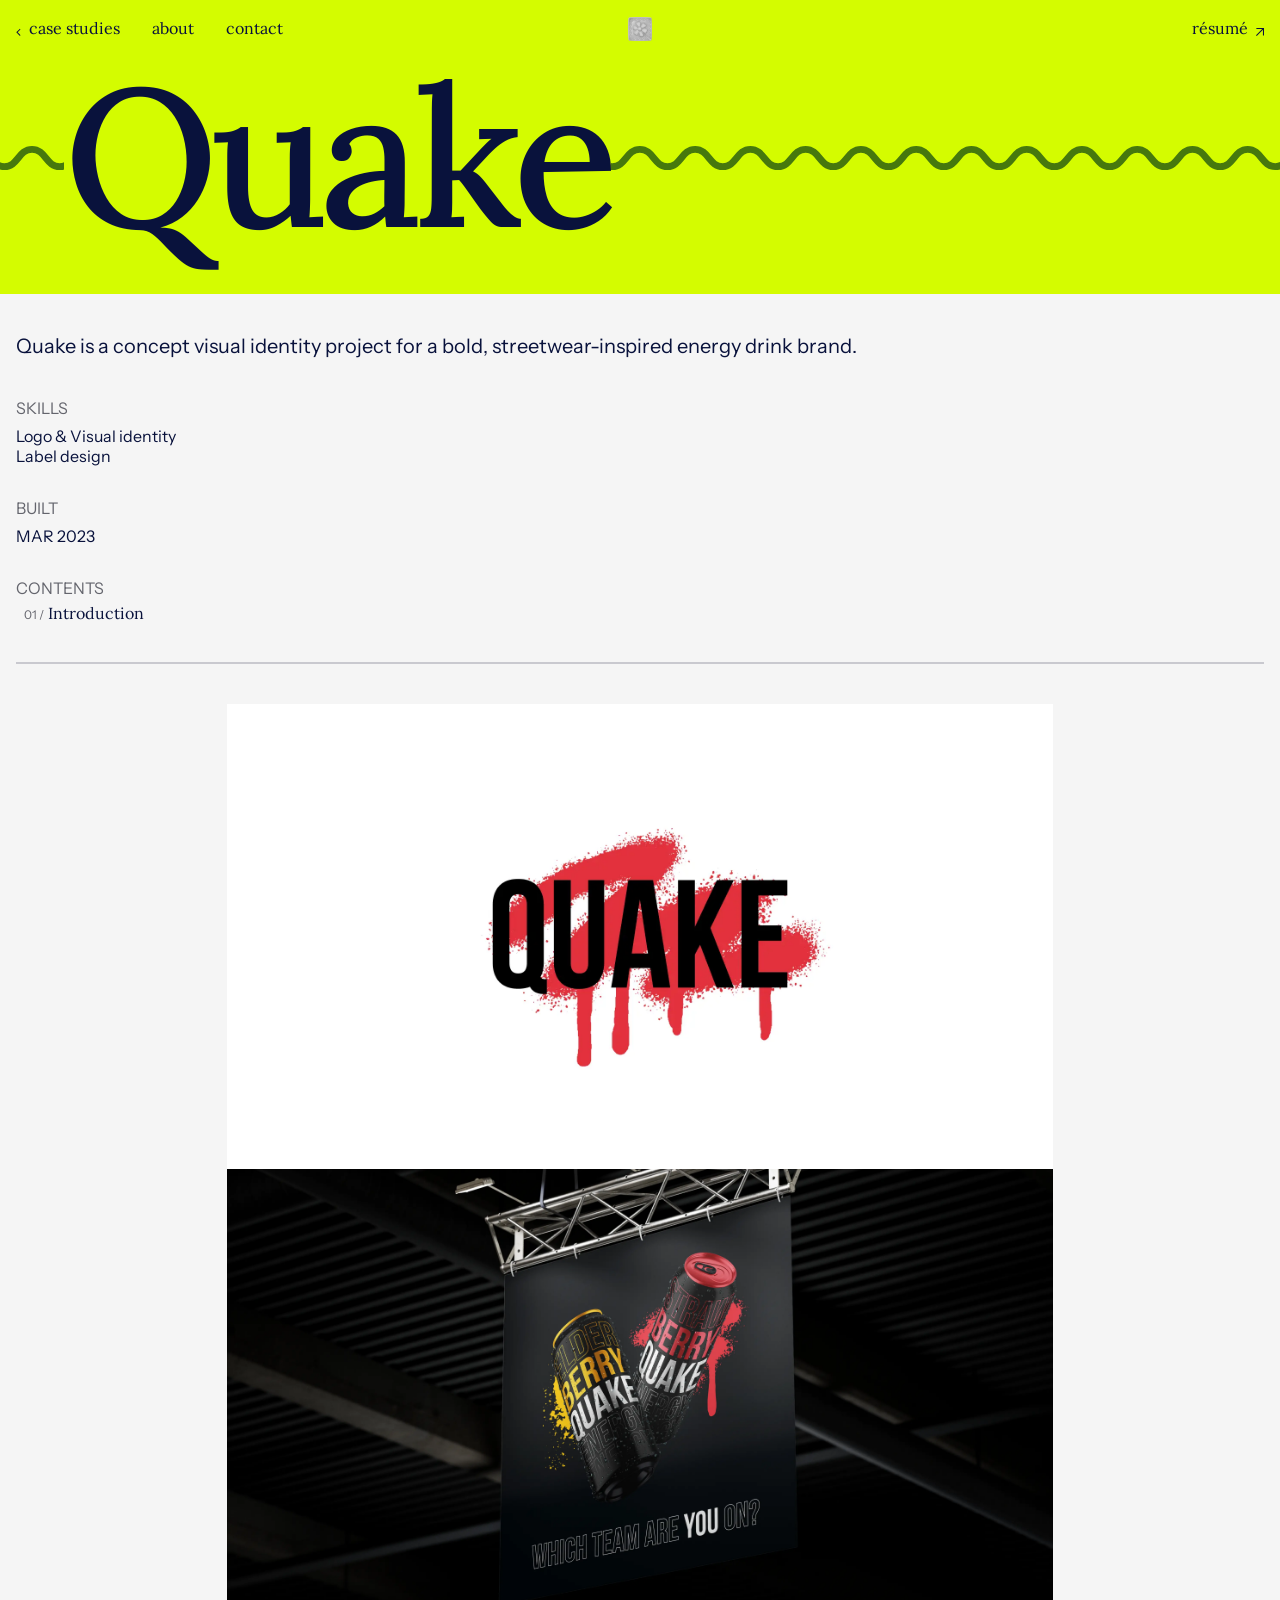
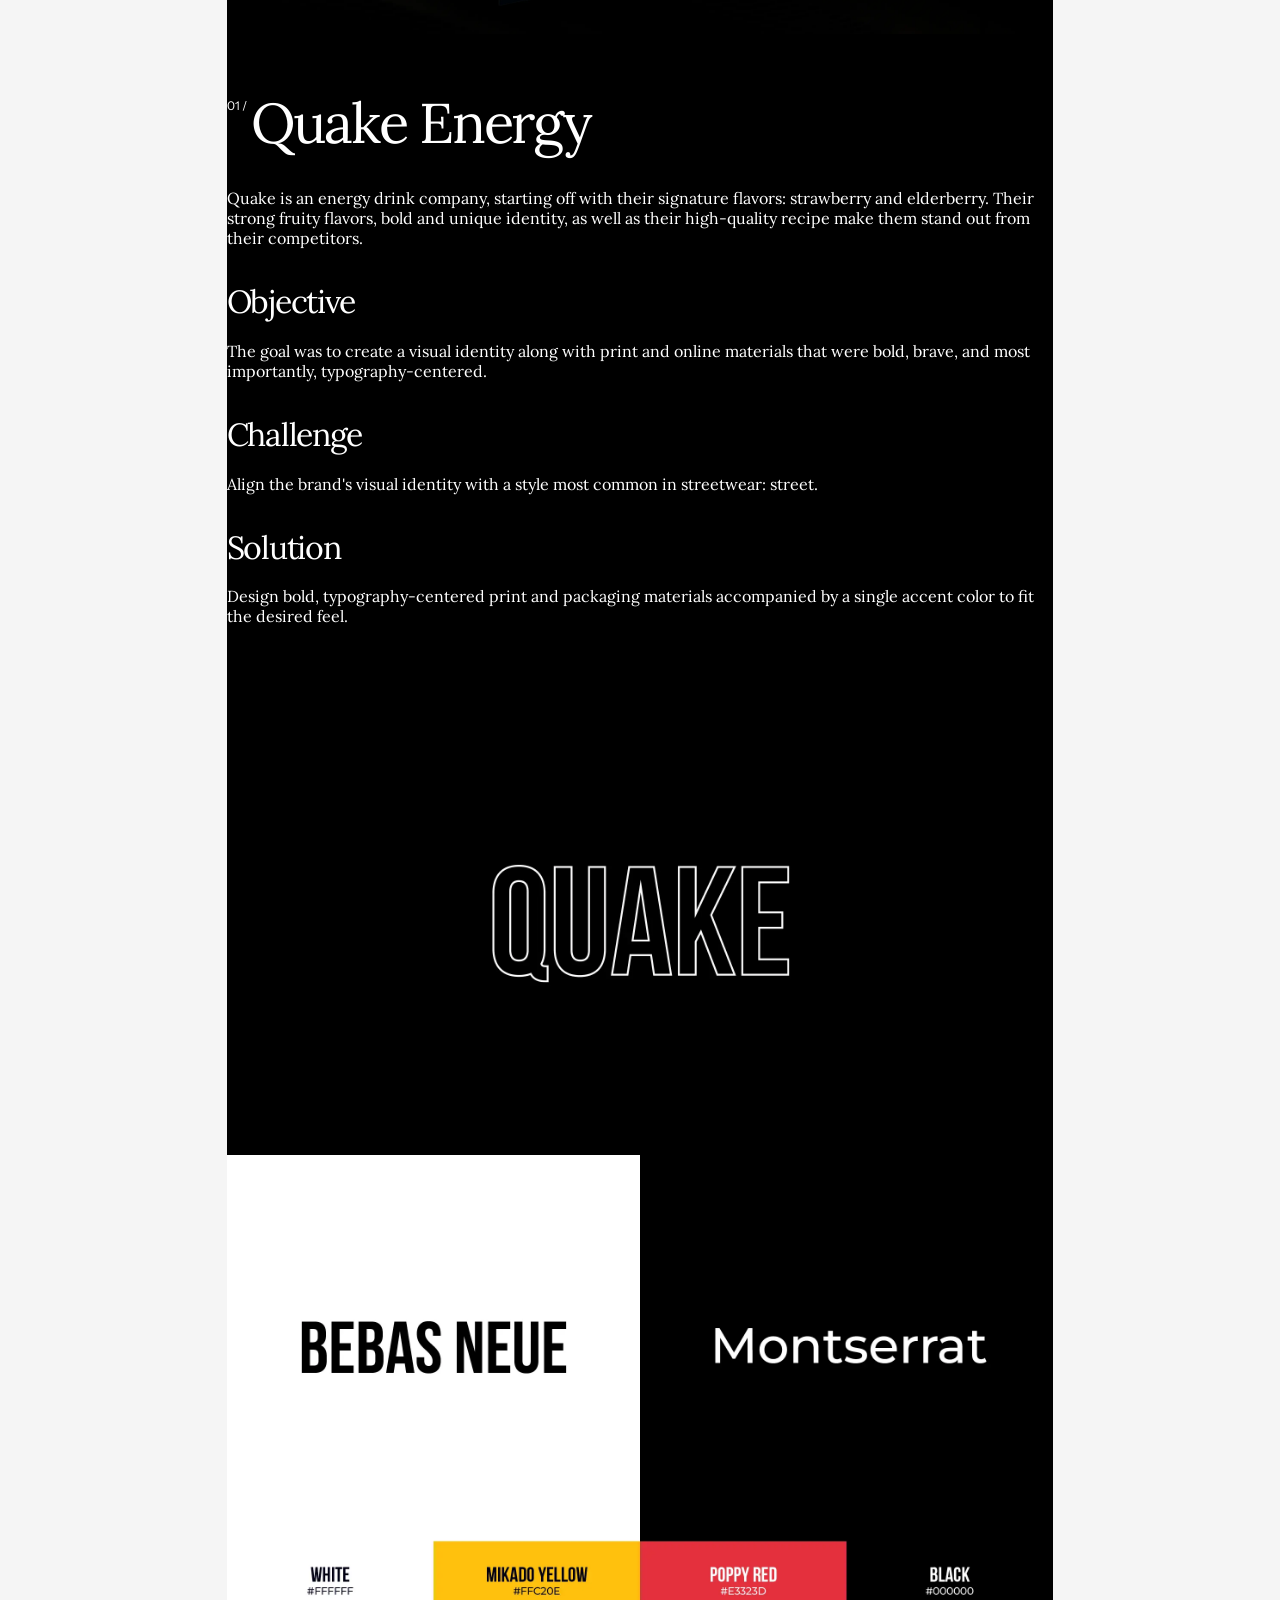
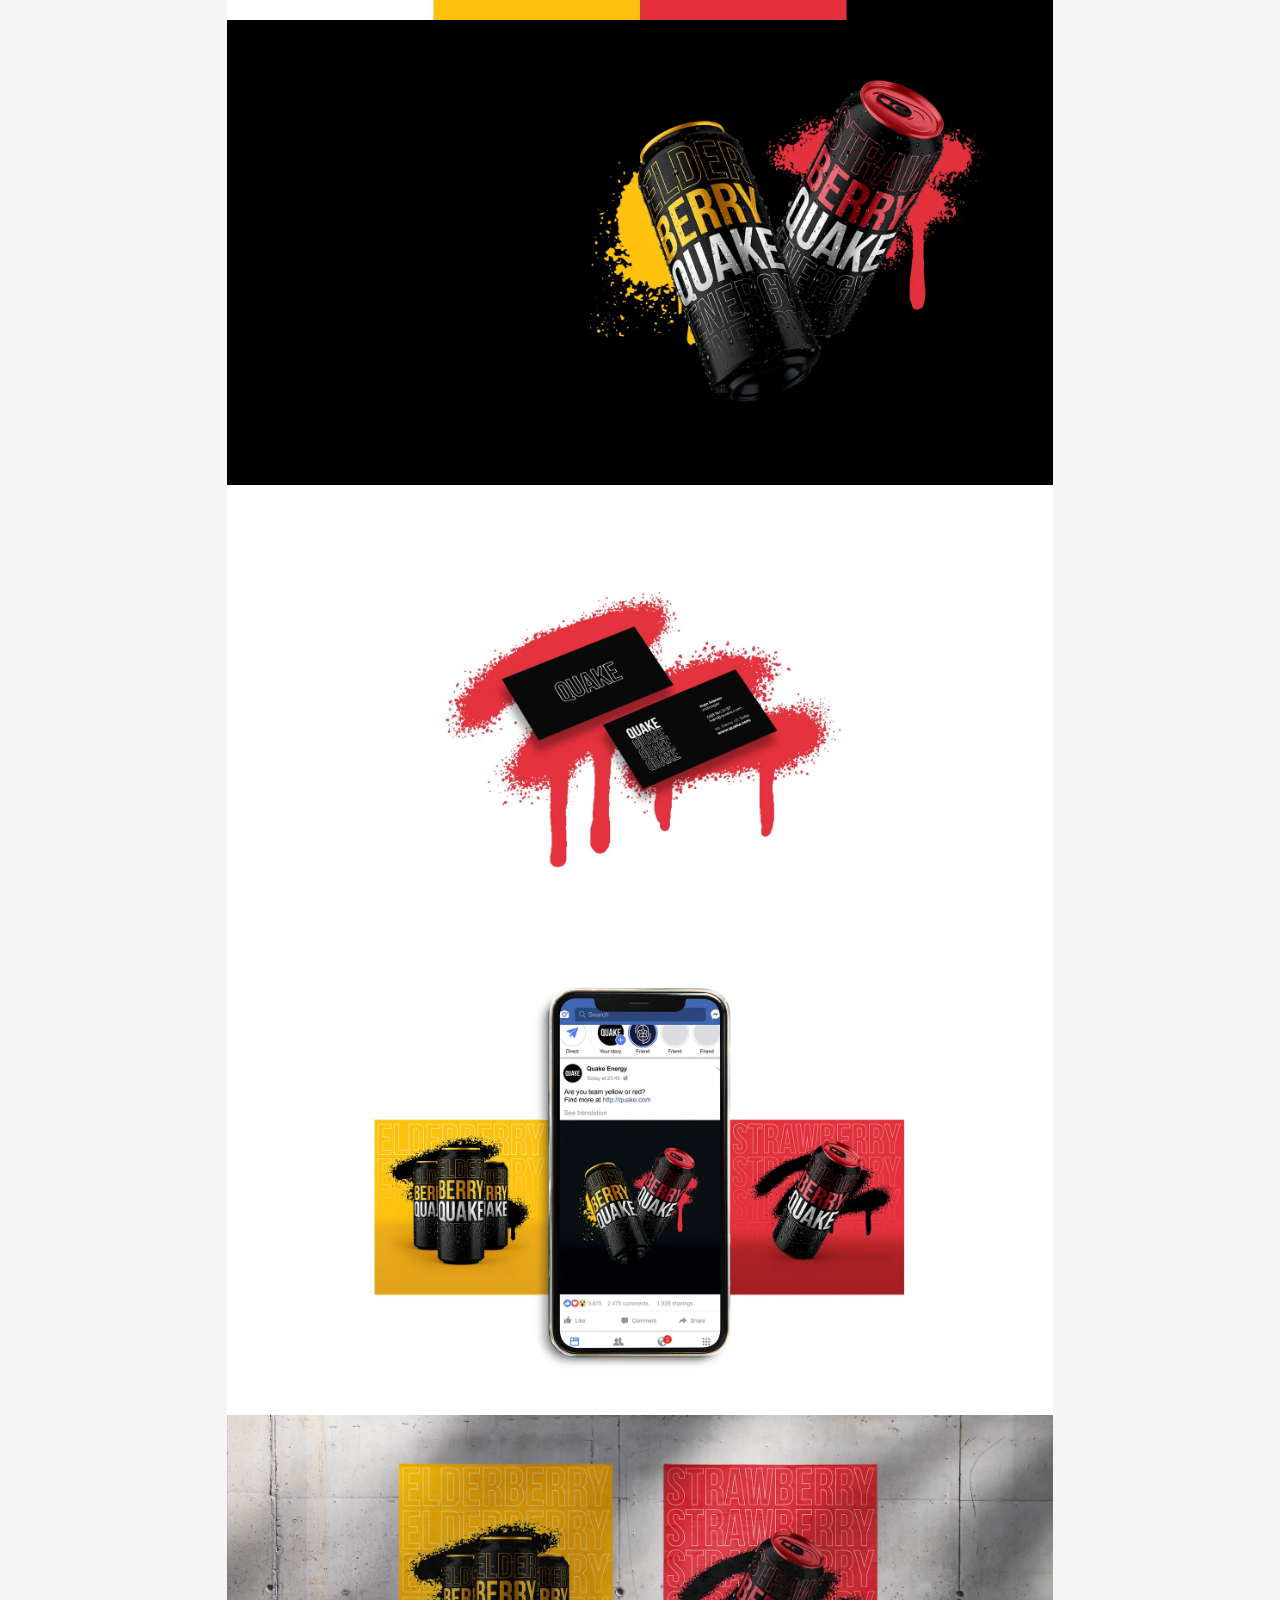
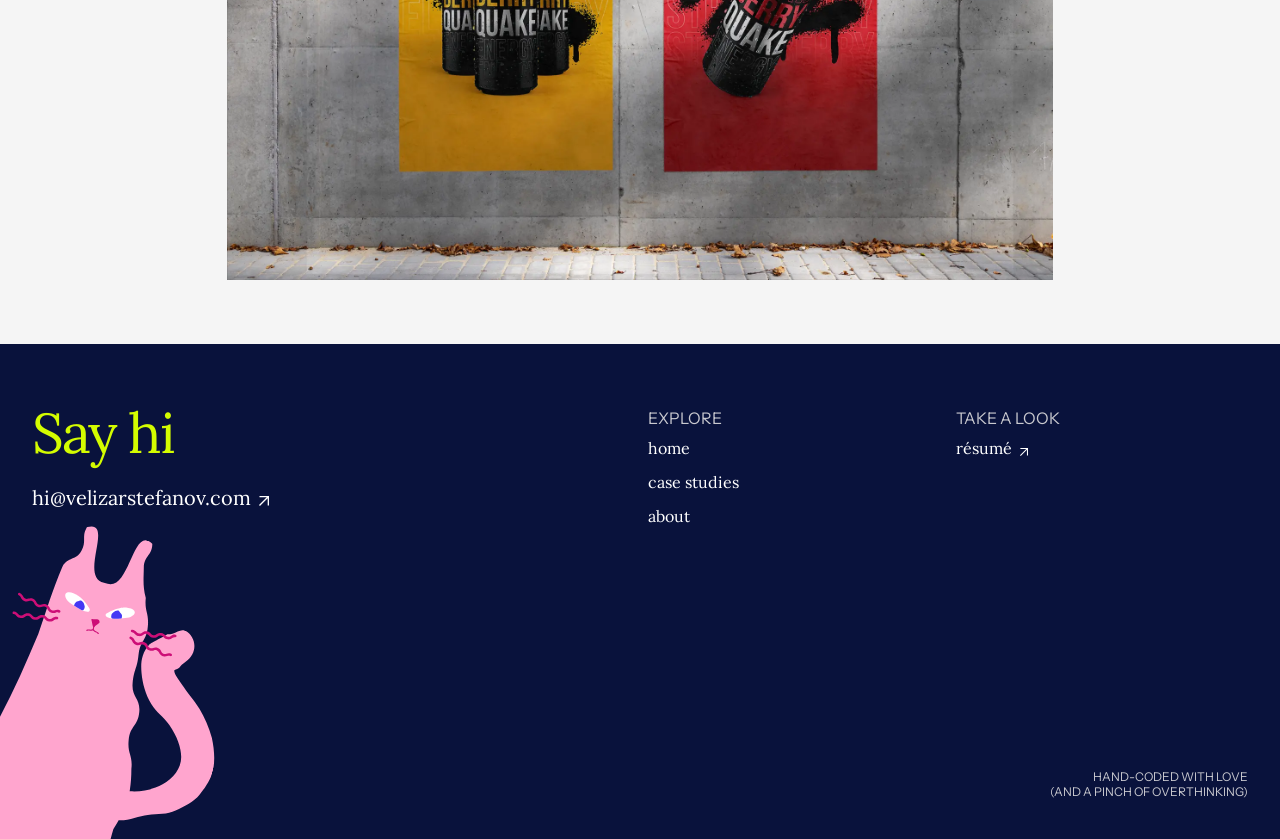
<file: case-studies/quake.html>
<!doctype html>
<html lang="en">
  <head>
    <meta charset="UTF-8" />
    <meta name="viewport" content="width=device-width, initial-scale=1.0" />

    <link rel="stylesheet" href="/global.css" />
    <link rel="stylesheet" href="/case-studies/project.css" />

    <link rel="preconnect" href="https://fonts.googleapis.com" />
    <link rel="preconnect" href="https://fonts.gstatic.com" crossorigin />
    <link
      href="https://fonts.googleapis.com/css2?family=Instrument+Sans:ital,wght@0,400..700;1,400..700&family=Lora:ital,wght@0,400..700;1,400..700&display=swap"
      rel="stylesheet"
    />

    <title>Quake - Velizar Stefanov</title>
    <link rel="icon" type="image/x-icon" href="favicon/favicon.ico" />
    <link
      rel="apple-touch-icon"
      sizes="180x180"
      href="/favicon/apple-touch-icon.png"
    />
    <link
      rel="icon"
      type="image/png"
      sizes="32x32"
      href="/favicon/favicon-32x32.png"
    />
    <link
      rel="icon"
      type="image/png"
      sizes="16x16"
      href="/favicon/favicon-16x16.png"
    />
    <link rel="manifest" href="/favicon/site.webmanifest" />

    <style>
      @media (min-width: 1280px) {
        article {
          background-color: black;
          color: var(--clr-txt-white);
        }
      }
    </style>

    <!--Umami analytics script-->
    <script
      defer
      src="https://cloud.umami.is/script.js"
      data-website-id="4d60d339-1a2b-4a92-abb1-0f9d5945f501"
    ></script>
  </head>
  <body>
    <nav>
      <ul class="nav-links nav-s">
        <li>
          <a class="bttn-links-back" href="/case-studies"
            ><svg
              viewBox="0 0 7 12"
              height="10px"
              fill="currentColor"
              aria-hidden="true"
              xmlns="http://www.w3.org/2000/svg"
            >
              <path
                d="M6.59082 5.53027L1.06055 11.0605L0 10L4.46973 5.53027L0 1.06055L1.06055 0L6.59082 5.53027Z"
              />
            </svg>
            case studies
          </a>
        </li>

        <li>
          <a class="bttn-links" href="/#about">about</a>
        </li>

        <li>
          <a class="bttn-links" href="#contact">contact</a>
        </li>
      </ul>
      <a href="/" class="nav-home bttn-home">
        <img src="/images/Ceramic Tile.webp" alt="home" />
      </a>
      <a
        class="nav-resume bttn-links-external nav-s"
        target="_blank"
        href="/velizar-stefanov_resume.pdf"
        >résumé
        <span class="sr-only">(opens in new tab)</span>
        <svg
          viewBox="0 0 10 10"
          height="10px"
          fill="currentColor"
          aria-hidden="true"
          xmlns="http://www.w3.org/2000/svg"
        >
          <path
            d="M10 9.52991H8.67025V2.26993L0.940178 10L0 9.05982L7.73007 1.32976H0.470089V0H10V9.52991Z"
          />
        </svg>
      </a>
    </nav>
    <header>
      <div class="page-title">
        <h1 class="h-xl">Quake</h1>
        <svg
          viewBox="0 0 6198 28"
          fill="none"
          stroke="currentColor"
          aria-hidden="true"
          xmlns="http://www.w3.org/2000/svg"
        >
          <path
            d="M6193.06 4.00021C6176.93 4.00021 6176.95 24 6160.83 24C6144.7 24 6144.7 4.00021 6128.59 4.00021C6112.47 4.00021 6112.49 24 6096.36 24C6080.23 24 6080.23 4.00021 6064.12 4.00021C6048 4.00021 6048.01 24 6031.89 24C6015.76 24 6015.76 4.00021 5999.65 4.00021C5983.53 4.00021 5983.55 24 5967.42 24C5951.29 24 5951.29 4.00021 5935.18 4.00021C5919.06 4.00021 5919.08 24 5902.95 24C5886.82 24 5886.82 4.00021 5870.72 4.00021C5854.59 4.00021 5854.61 24 5838.48 24C5822.35 24 5822.35 4.00021 5806.25 4.00021C5790.12 4.00021 5790.14 24 5774.01 24C5757.88 24 5757.88 4.00021 5741.78 4.00021C5725.65 4.00021 5725.67 24 5709.54 24C5693.42 24 5693.42 4.00021 5677.31 4.00021C5661.18 4.00021 5661.2 24 5645.07 24C5628.95 24 5628.95 4.00021 5612.84 4.00021C5596.71 4.00021 5596.73 24 5580.61 24C5564.48 24 5564.48 4.00021 5548.37 4.00021C5532.24 4.00021 5532.26 24 5516.14 24C5500.01 24 5500.01 4.00021 5483.9 4.00021C5467.78 4.00021 5467.79 24 5451.67 24C5435.54 24 5435.53 4 5419.43 4C5403.3 4 5403.32 24 5387.19 24C5371.06 24 5371.06 4.00008 5354.96 4.00008C5338.83 4.00008 5338.85 24 5322.72 24C5306.6 24 5306.6 4.00008 5290.49 4.00008C5274.36 4.00008 5274.38 24 5258.25 24C5242.13 24 5242.13 4.00008 5226.02 4.00008C5209.89 4.00008 5209.91 24 5193.78 24C5177.66 24 5177.66 4.00008 5161.55 4.00008C5145.42 4.00008 5145.44 24 5129.32 24C5113.19 24 5113.19 4.00008 5097.08 4.00008C5080.95 4.00008 5080.97 24 5064.85 24C5048.72 24 5048.72 4.00008 5032.61 4.00008C5016.48 4.00008 5016.5 24 5000.38 24C4984.25 24 4984.25 4.00008 4968.14 4.00008C4952.02 4.00008 4952.03 24 4935.91 24C4919.78 24 4919.78 4.00008 4903.67 4.00008C4887.55 4.00008 4887.56 24 4871.44 24C4855.31 24 4855.31 4.00008 4839.2 4.00008C4823.08 4.00008 4823.09 24 4806.97 24C4790.84 24 4790.84 4.00008 4774.73 4.00008C4758.61 4.00008 4758.63 24 4742.5 24C4726.37 24 4726.37 4.00008 4710.26 4.00008C4694.14 4.00008 4694.16 24 4678.03 24C4661.9 24 4661.9 4.00047 4645.79 4.00047C4629.67 4.00047 4629.69 24.0004 4613.56 24.0004C4597.43 24.0004 4597.43 4.00047 4581.32 4.00047C4565.2 4.00047 4565.22 24.0004 4549.09 24.0004C4532.96 24.0004 4532.96 4.00047 4516.86 4.00047C4500.73 4.00047 4500.75 24.0004 4484.62 24.0004C4468.49 24.0004 4468.49 4.00047 4452.39 4.00047C4436.26 4.00047 4436.28 24.0004 4420.15 24.0004C4404.03 24.0004 4404.02 4.00047 4387.92 4.00047C4371.79 4.00047 4371.81 24.0004 4355.68 24.0004C4339.56 24.0004 4339.56 4.00047 4323.45 4.00047C4307.32 4.00047 4307.34 24.0004 4291.21 24.0004C4275.09 24.0004 4275.09 4.00047 4258.98 4.00047C4242.85 4.00047 4242.87 24.0004 4226.74 24.0004C4210.62 24.0004 4210.62 4.00047 4194.51 4.00047C4178.38 4.00047 4178.4 24.0004 4162.28 24.0004C4146.15 24.0004 4146.15 4.00047 4130.04 4.00047C4113.91 4.00047 4113.93 24.0004 4097.81 24.0004C4081.68 24.0004 4081.68 4.00047 4065.57 4.00047C4049.45 4.00047 4049.46 24.0004 4033.34 24.0004C4017.21 24.0004 4017.21 4.00047 4001.1 4.00047C3984.98 4.00047 3984.99 24.0004 3968.87 24.0004C3952.74 24.0004 3952.74 4.00047 3936.63 4.00047C3920.51 4.00047 3920.52 24.0004 3904.4 24.0004C3888.27 24.0004 3888.27 4.00026 3872.16 4.00026C3856.03 4.00026 3856.05 24.0003 3839.92 24.0003C3823.8 24.0003 3823.8 4.00034 3807.69 4.00034C3791.56 4.00034 3791.58 24.0003 3775.45 24.0003C3759.33 24.0003 3759.33 4.00034 3743.22 4.00034C3727.09 4.00034 3727.11 24.0003 3710.99 24.0003C3694.86 24.0003 3694.86 4.00034 3678.75 4.00034C3662.62 4.00034 3662.64 24.0003 3646.52 24.0003C3630.39 24.0003 3630.39 4.00034 3614.28 4.00034C3598.15 4.00034 3598.17 24.0003 3582.05 24.0003C3565.92 24.0003 3565.92 4.00034 3549.81 4.00034C3533.69 4.00034 3533.7 24.0003 3517.58 24.0003C3501.45 24.0003 3501.45 4.00034 3485.34 4.00034C3469.22 4.00034 3469.24 24.0003 3453.11 24.0003C3436.98 24.0003 3436.98 4.00034 3420.87 4.00034C3404.75 4.00034 3404.77 24.0003 3388.64 24.0003C3372.51 24.0003 3372.51 4.00034 3356.41 4.00034C3340.28 4.00034 3340.3 24.0003 3324.17 24.0003C3308.04 24.0003 3308.04 4.00034 3291.94 4.00034C3275.81 4.00034 3275.83 24.0003 3259.7 24.0003C3243.58 24.0003 3243.57 4.00034 3227.47 4.00034C3211.34 4.00034 3211.36 24.0003 3195.23 24.0003C3179.11 24.0003 3179.11 4.00034 3163 4.00034C3146.87 4.00034 3146.89 24.0003 3130.76 24.0003C3114.64 24.0003 3114.64 4.00034 3098.53 4.00034C3082.4 4.00034 3082.42 24.0004 3066.3 24.0004C3050.17 24.0004 3050.17 4.00055 3034.06 4.00055C3017.93 4.00055 3017.95 24.0004 3001.83 24.0004C2985.7 24.0004 2985.7 4.00055 2969.59 4.00055C2953.47 4.00055 2953.48 24.0004 2937.36 24.0004C2921.23 24.0004 2921.23 4.00055 2905.12 4.00055C2889 4.00055 2889.01 24.0004 2872.89 24.0004C2856.76 24.0004 2856.76 4.00055 2840.65 4.00055C2824.53 4.00055 2824.55 24.0004 2808.42 24.0004C2792.29 24.0004 2792.29 4.00055 2776.18 4.00055C2760.06 4.00055 2760.08 24.0004 2743.95 24.0004C2727.82 24.0004 2727.82 4.00055 2711.71 4.00055C2695.59 4.00055 2695.61 24.0004 2679.48 24.0004C2663.35 24.0004 2663.35 4.00055 2647.25 4.00055C2631.12 4.00055 2631.14 24.0004 2615.01 24.0004C2598.88 24.0004 2598.88 4.00055 2582.78 4.00055C2566.65 4.00055 2566.67 24.0004 2550.54 24.0004C2534.42 24.0004 2534.42 4.00055 2518.31 4.00055C2502.18 4.00055 2502.2 24.0004 2486.07 24.0004C2469.95 24.0004 2469.95 4.00055 2453.84 4.00055C2437.71 4.00055 2437.73 24.0004 2421.61 24.0004C2405.48 24.0004 2405.48 4.00055 2389.37 4.00055C2373.24 4.00055 2373.26 24.0004 2357.14 24.0004C2341.01 24.0004 2341 4.00034 2324.9 4.00034C2308.77 4.00034 2308.79 24.0003 2292.66 24.0003C2276.53 24.0003 2276.53 4.00042 2260.43 4.00042C2244.3 4.00042 2244.32 24.0003 2228.19 24.0003C2212.07 24.0003 2212.07 4.00042 2195.96 4.00042C2179.83 4.00042 2179.85 24.0003 2163.72 24.0003C2147.6 24.0003 2147.59 4.00042 2131.49 4.00042C2115.36 4.00042 2115.38 24.0003 2099.25 24.0003C2083.13 24.0003 2083.13 4.00042 2067.02 4.00042C2050.89 4.00042 2050.91 24.0003 2034.78 24.0003C2018.66 24.0003 2018.66 4.00042 2002.55 4.00042C1986.42 4.00042 1986.44 24.0003 1970.32 24.0003C1954.19 24.0003 1954.19 4.00042 1938.08 4.00042C1921.95 4.00042 1921.97 24.0003 1905.85 24.0003C1889.72 24.0003 1889.72 4.00042 1873.61 4.00042C1857.48 4.00042 1857.5 24.0003 1841.38 24.0003C1825.25 24.0003 1825.25 4.00042 1809.14 4.00042C1793.02 4.00042 1793.03 24.0003 1776.91 24.0003C1760.78 24.0003 1760.78 4.00042 1744.67 4.00042C1728.55 4.00042 1728.57 24.0003 1712.44 24.0003C1696.31 24.0003 1696.31 4.00042 1680.2 4.00042C1664.08 4.00042 1664.1 24.0003 1647.97 24.0003C1631.84 24.0003 1631.84 4.00042 1615.74 4.00042C1599.61 4.00042 1599.63 24.0003 1583.5 24.0003C1567.37 24.0003 1567.37 4.00081 1551.26 4.00081C1535.14 4.00081 1535.16 24.0007 1519.03 24.0007C1502.9 24.0007 1502.9 4.00081 1486.8 4.00081C1470.67 4.00081 1470.69 24.0007 1454.56 24.0007C1438.43 24.0007 1438.43 4.00081 1422.33 4.00081C1406.2 4.00081 1406.22 24.0007 1390.09 24.0007C1373.96 24.0007 1373.96 4.00081 1357.86 4.00081C1341.73 4.00081 1341.75 24.0007 1325.62 24.0007C1309.5 24.0007 1309.5 4.00081 1293.39 4.00081C1277.26 4.00081 1277.28 24.0007 1261.15 24.0007C1245.03 24.0007 1245.03 4.00081 1228.92 4.00081C1212.79 4.00081 1212.81 24.0007 1196.68 24.0007C1180.56 24.0007 1180.56 4.00081 1164.45 4.00081C1148.32 4.00081 1148.34 24.0007 1132.21 24.0007C1116.09 24.0007 1116.09 4.00081 1099.98 4.00081C1083.85 4.00081 1083.87 24.0007 1067.75 24.0007C1051.62 24.0007 1051.62 4.00081 1035.51 4.00081C1019.38 4.00081 1019.4 24.0007 1003.28 24.0007C987.151 24.0007 987.151 4.00081 971.043 4.00081C954.917 4.00081 954.935 24.0007 938.809 24.0007C922.682 24.0007 922.682 4.00081 906.574 4.00081C890.448 4.00081 890.467 24.0007 874.34 24.0007C858.214 24.0007 858.214 4.00081 842.106 4.00081C825.979 4.00081 825.997 24.0007 809.871 24.0007C793.744 24.0007 793.737 4.0006 777.63 4.0006C761.503 4.0006 761.522 24.0007 745.395 24.0007C729.269 24.0007 729.269 4.00068 713.161 4.00068C697.034 4.00068 697.053 24.0007 680.927 24.0007C664.8 24.0007 664.8 4.00068 648.692 4.00068C632.565 4.00068 632.583 24.0007 616.457 24.0007C600.33 24.0007 600.33 4.00068 584.222 4.00068C568.095 4.00068 568.114 24.0007 551.988 24.0007C535.861 24.0007 535.861 4.00068 519.753 4.00068C503.626 4.00068 503.645 24.0007 487.519 24.0007C471.392 24.0007 471.392 4.00068 455.284 4.00068C439.158 4.00068 439.176 24.0007 423.049 24.0007C406.922 24.0007 406.922 4.00068 390.815 4.00068C374.688 4.00068 374.707 24.0007 358.58 24.0007C342.454 24.0007 342.454 4.00068 326.346 4.00068C310.219 4.00068 310.238 24.0007 294.111 24.0007C277.985 24.0007 277.985 4.00068 261.877 4.00068C245.75 4.00068 245.768 24.0007 229.642 24.0007C213.515 24.0007 213.515 4.00068 197.407 4.00068C181.28 4.00068 181.299 24.0007 165.173 24.0007C149.046 24.0007 149.046 4.00068 132.938 4.00068C116.812 4.00068 116.831 24.0007 100.704 24.0007C84.5772 24.0007 84.5772 4.00068 68.4695 4.00068C52.3428 4.00068 52.3609 24.0007 36.2343 24.0007C20.1076 24.0007 20.1076 4.00068 3.99988 4.00068"
            stroke-miterlimit="10"
            stroke-linecap="round"
          />
        </svg>
      </div>
    </header>
    <main>
      <div class="overview">
        <p class="summary p-l">
          Quake is a concept visual identity project for a bold,
          streetwear-inspired energy drink brand.
        </p>
        <div class="meta p-s-sans">
          <dl>
            <dt>Skills</dt>
            <dd>Logo & Visual identity</dd>
            <dd>Label design</dd>
          </dl>
          <dl>
            <dt>Built</dt>
            <dd>
              <span class="date">MAR 2023</span>
            </dd>
          </dl>
        </div>
        <aside class="table-of-contents">
          <h2 class="p-s-sans">Contents</h2>
          <ol>
            <li>
              <a class="bttn-links" href="#intro">
                <span class="counter p-xs" aria-hidden="true"></span>
                <span class="nav-s">Introduction</span>
              </a>
            </li>
          </ol>
        </aside>
      </div>
      <div class="divider" aria-hidden="true"></div>
      <article class="p-s-serif">
        <div class="image-no-gap image-width-full">
          <img
            src="/images/Quake 1.webp"
            alt="Quake logo: the word 'QUAKE' in bold black condensed capitals over a red spray-paint splatter with paint drips running down, on a white background."
          />
          <img
            src="/images/Quake 2.webp"
            alt="Banner mockup: hanging banner in a dark industrial space, showing two floating energy drink cans: an Elderberry, and a Strawberry Quake can. The tagline below reads 'Which team are you on?'"
          />
        </div>
        <h2 id="intro" class="title">
          <span class="counter p-xs" aria-hidden="true"></span>
          <span class="h-m">Quake Energy</span>
        </h2>
        <p>
          Quake is an energy drink company, starting off with their signature
          flavors: strawberry and elderberry. Their strong fruity flavors, bold
          and unique identity, as well as their high-quality recipe make them
          stand out from their competitors.
        </p>
        <h3 class="h-s">Objective</h3>
        <p>
          The goal was to create a visual identity along with print and online
          materials that were bold, brave, and most importantly,
          typography-centered.
        </p>
        <h3 class="h-s">Challenge</h3>
        <p>
          Align the brand's visual identity with a style most common in
          streetwear: street.
        </p>
        <h3 class="h-s">Solution</h3>
        <p style="margin-bottom: 4rem">
          Design bold, typography-centered print and packaging materials
          accompanied by a single accent color to fit the desired feel.
        </p>
        <div class="image-no-gap image-width-full">
          <img
            src="/images/Quake 3.webp"
            alt="Quake logo variation: the word 'QUAKE' in white outlined capitals on a solid black background."
            loading="lazy"
          />
          <img
            src="/images/Quake 4.webp"
            alt="Brand style guide showing the typefaces Bebas Neue (headings) and Montserrat (body text), with the color palette: White, Mikado Yellow, Poppy Red, and Black"
            loading="lazy"
          />
          <img
            src="/images/Quake 5.webp"
            alt="Two black Quake energy drink cans, Elderberry with yellow accents and Strawberry with red accents, tilted and overlapping against a black background with yellow and red spray-paint splatters behind them."
            loading="lazy"
          />
          <img
            src="/images/Quake 6.webp"
            alt="Two black Quake business cards on a white background with a large red spray-paint splash and drips behind them. The front shows the outlined 'QUAKE' logo; the back shows the logo repeated in a stacked pattern alongside contact details."
            loading="lazy"
          />
          <img
            src="/images/Quake 7.webp"
            alt="Social media mockup: a smartphone displaying a Facebook post from 'Quake' asking 'Are you team yellow or red?', with the can artwork. Flanking it are a yellow Elderberry ad and a red Strawberry ad, each with cans and black spray-paint marks over repeated outlined flavor names."
            loading="lazy"
          />
          <img
            src="/images/Quake 8.webp"
            alt="Poster mockup: two posters pasted on a concrete wall: a yellow Elderberry Quake poster with three cans and black spray paint, and a red Strawberry Quake poster with one tilted can and black spray paint. Both have the flavor name repeated in outlined letters across the top."
            loading="lazy"
          />
        </div>
      </article>
    </main>
    <footer id="contact">
      <div class="footer-email">
        <h3 class="h-m">Say hi</h3>
        <a
          class="footer-email-button bttn-primary-external nav-l"
          href="mailto:hi@velizarstefanov.com"
          >hi@velizarstefanov.com
          <svg
            viewBox="0 0 10 10"
            height="10px"
            fill="currentColor"
            aria-hidden="true"
            xmlns="http://www.w3.org/2000/svg"
          >
            <path
              d="M10 9.52991H8.67025V2.26993L0.940178 10L0 9.05982L7.73007 1.32976H0.470089V0H10V9.52991Z"
            />
          </svg>
        </a>
      </div>
      <div class="footer-explore">
        <h4 class="p-s-sans">Explore</h4>
        <ul class="nav-s">
          <li>
            <a class="bttn-links-light" href="/">home</a>
          </li>
          <li>
            <a class="bttn-links-light" href="/case-studies">case studies</a>
          </li>
          <li>
            <a class="bttn-links-light" href="/#about">about</a>
          </li>
        </ul>
      </div>
      <div class="footer-resume">
        <h4 class="p-s-sans">Take a look</h4>
        <ul>
          <li>
            <a
              class="footer-resume-link bttn-links-external nav-s"
              target="_blank"
              href="/velizar-stefanov_resume.pdf"
              >résumé
              <span class="sr-only">(opens in new tab)</span>
              <svg
                viewBox="0 0 10 10"
                height="10px"
                fill="currentColor"
                aria-hidden="true"
                xmlns="http://www.w3.org/2000/svg"
              >
                <path
                  d="M10 9.52991H8.67025V2.26993L0.940178 10L0 9.05982L7.73007 1.32976H0.470089V0H10V9.52991Z"
                />
              </svg>
            </a>
          </li>
        </ul>
      </div>
      <img src="/images/Pink Cat.svg" alt="" loading="lazy" />
      <span class="footer-overthinking p-xs"
        >Hand-coded with love<br />(and a pinch of overthinking)</span
      >
    </footer>
  </body>
</html>
</file>
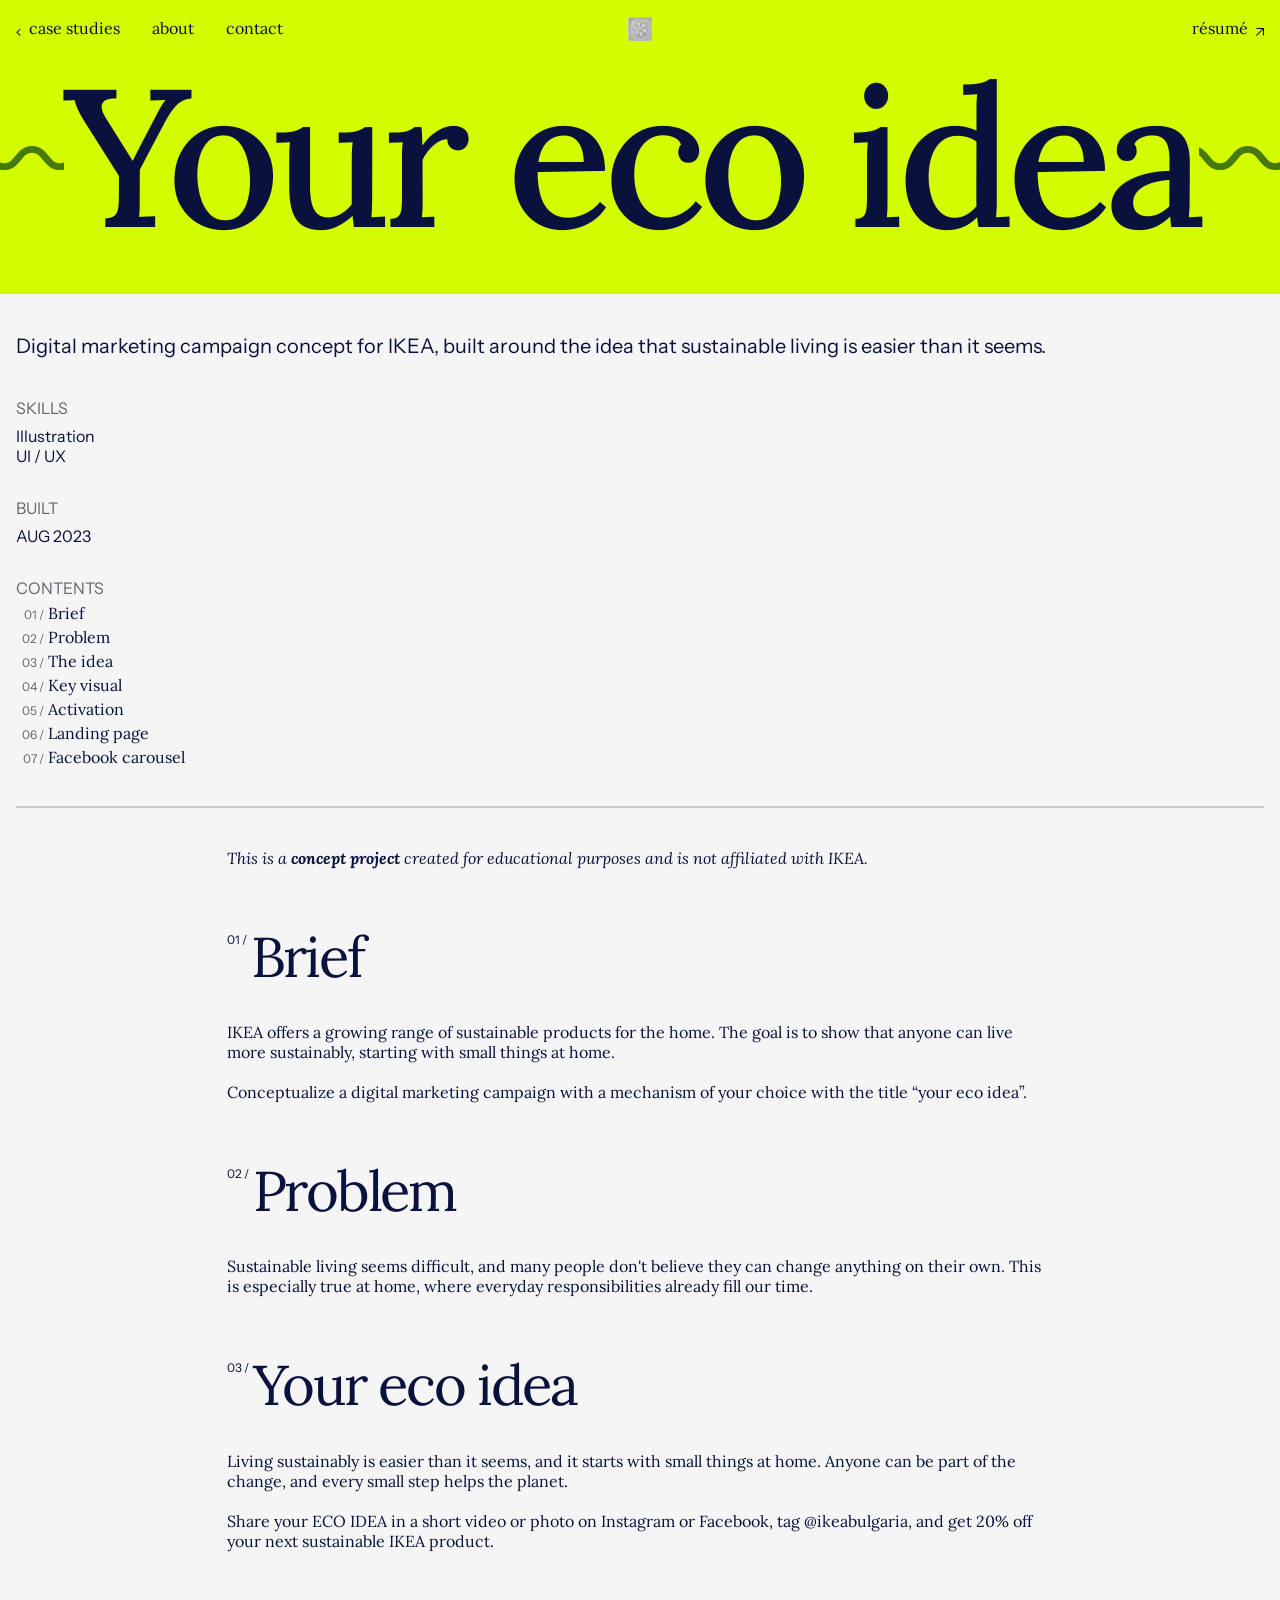
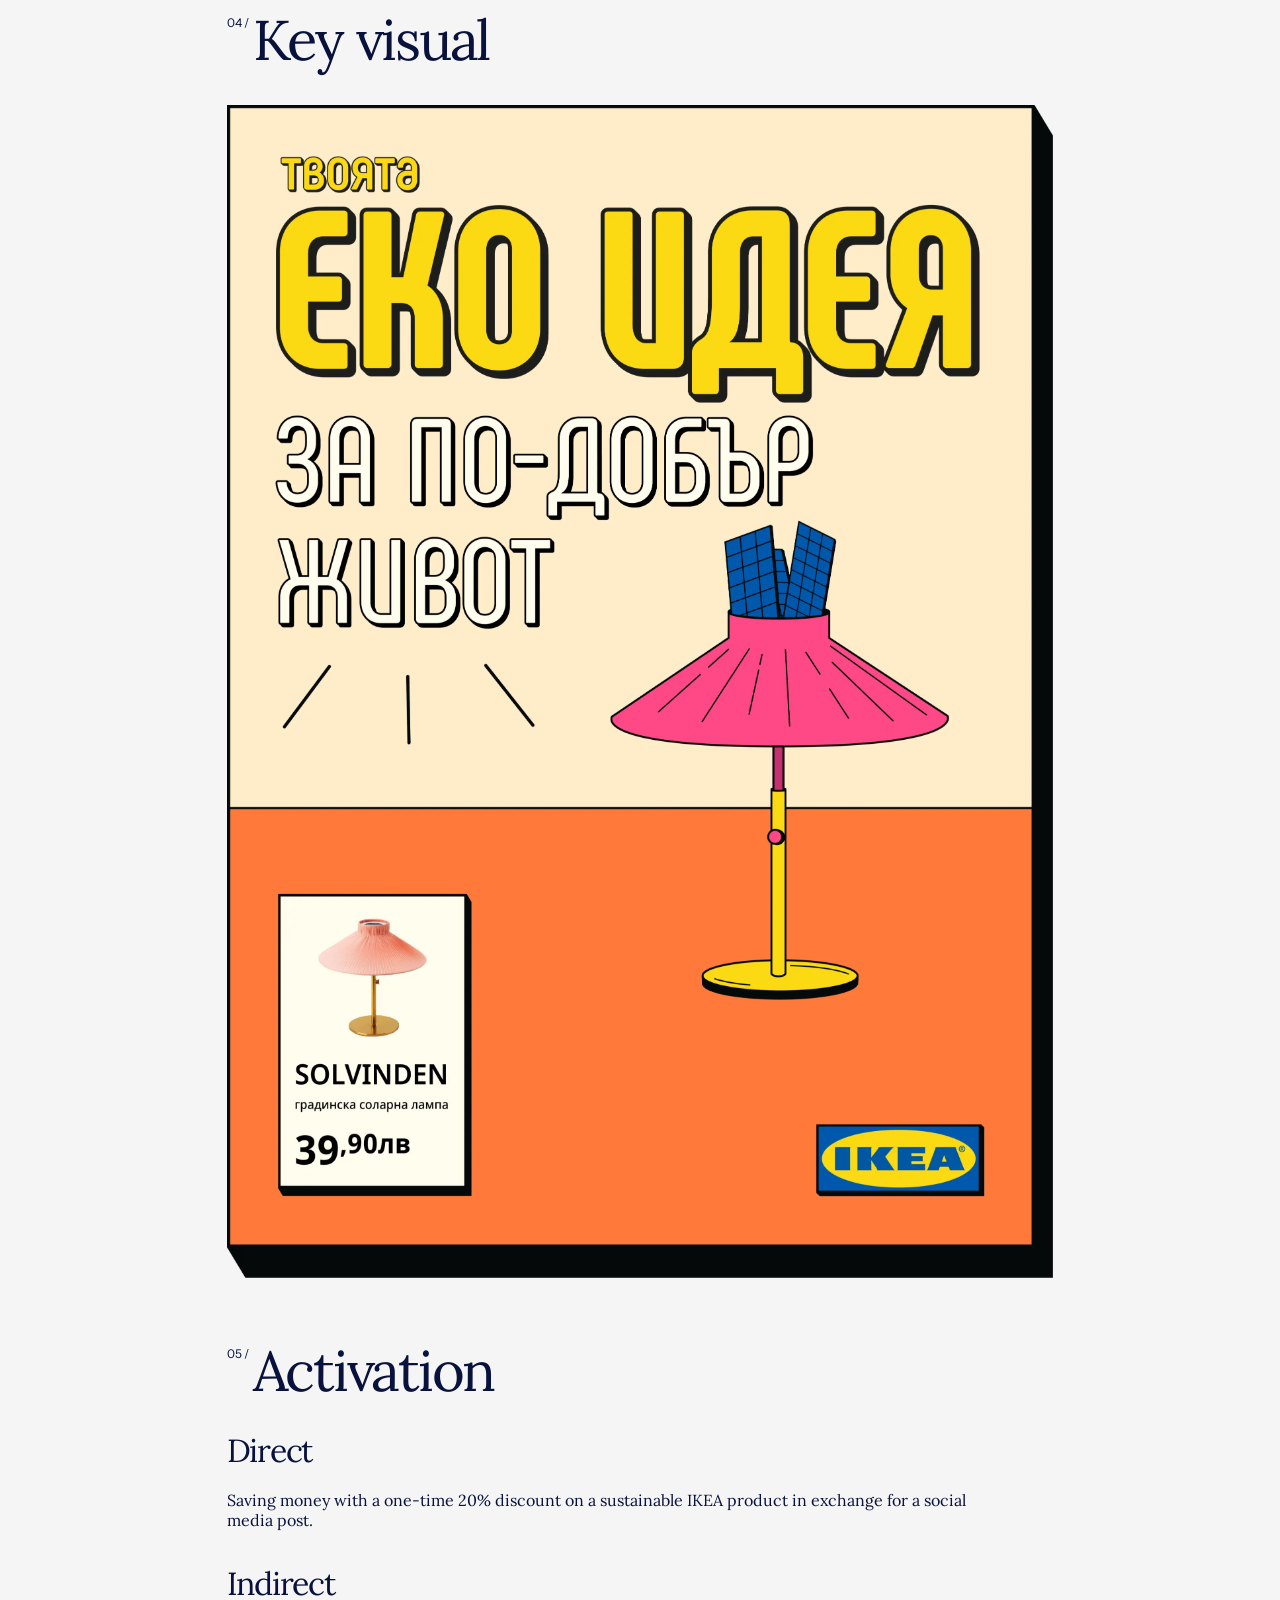
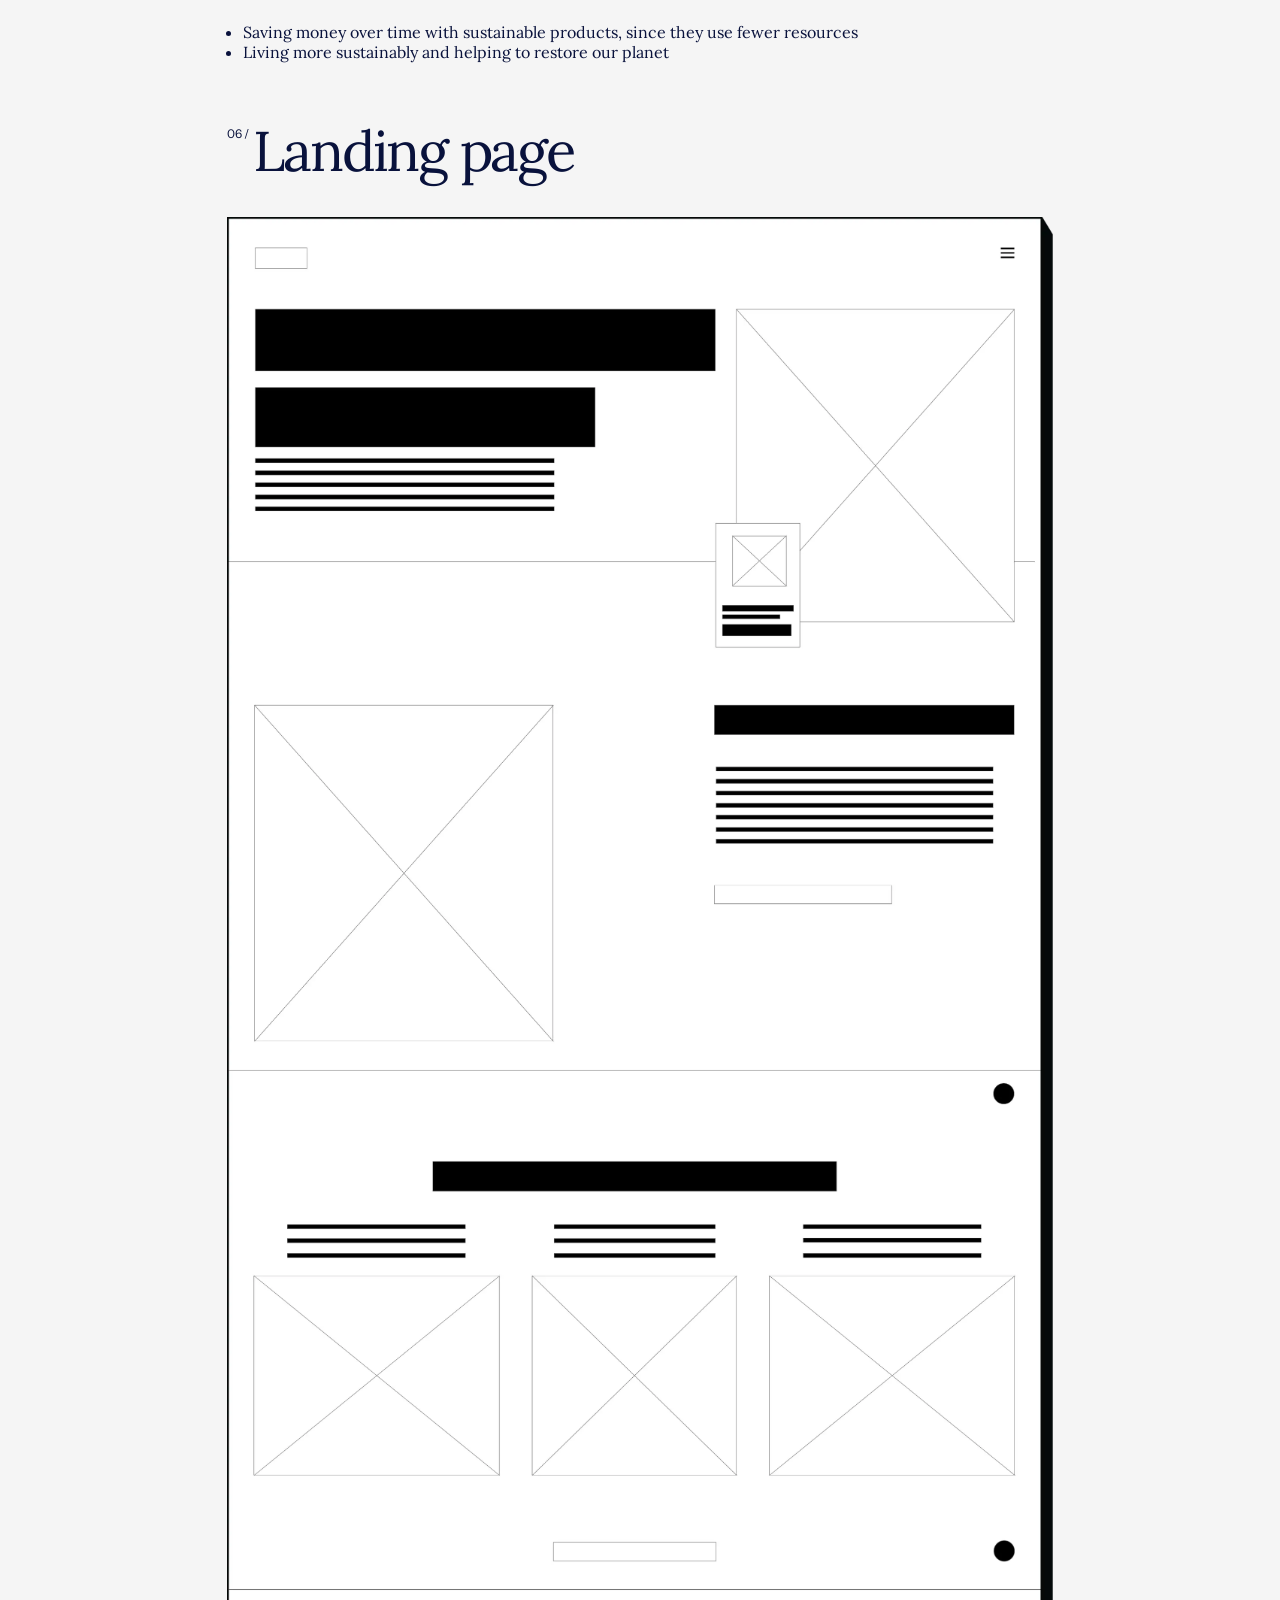
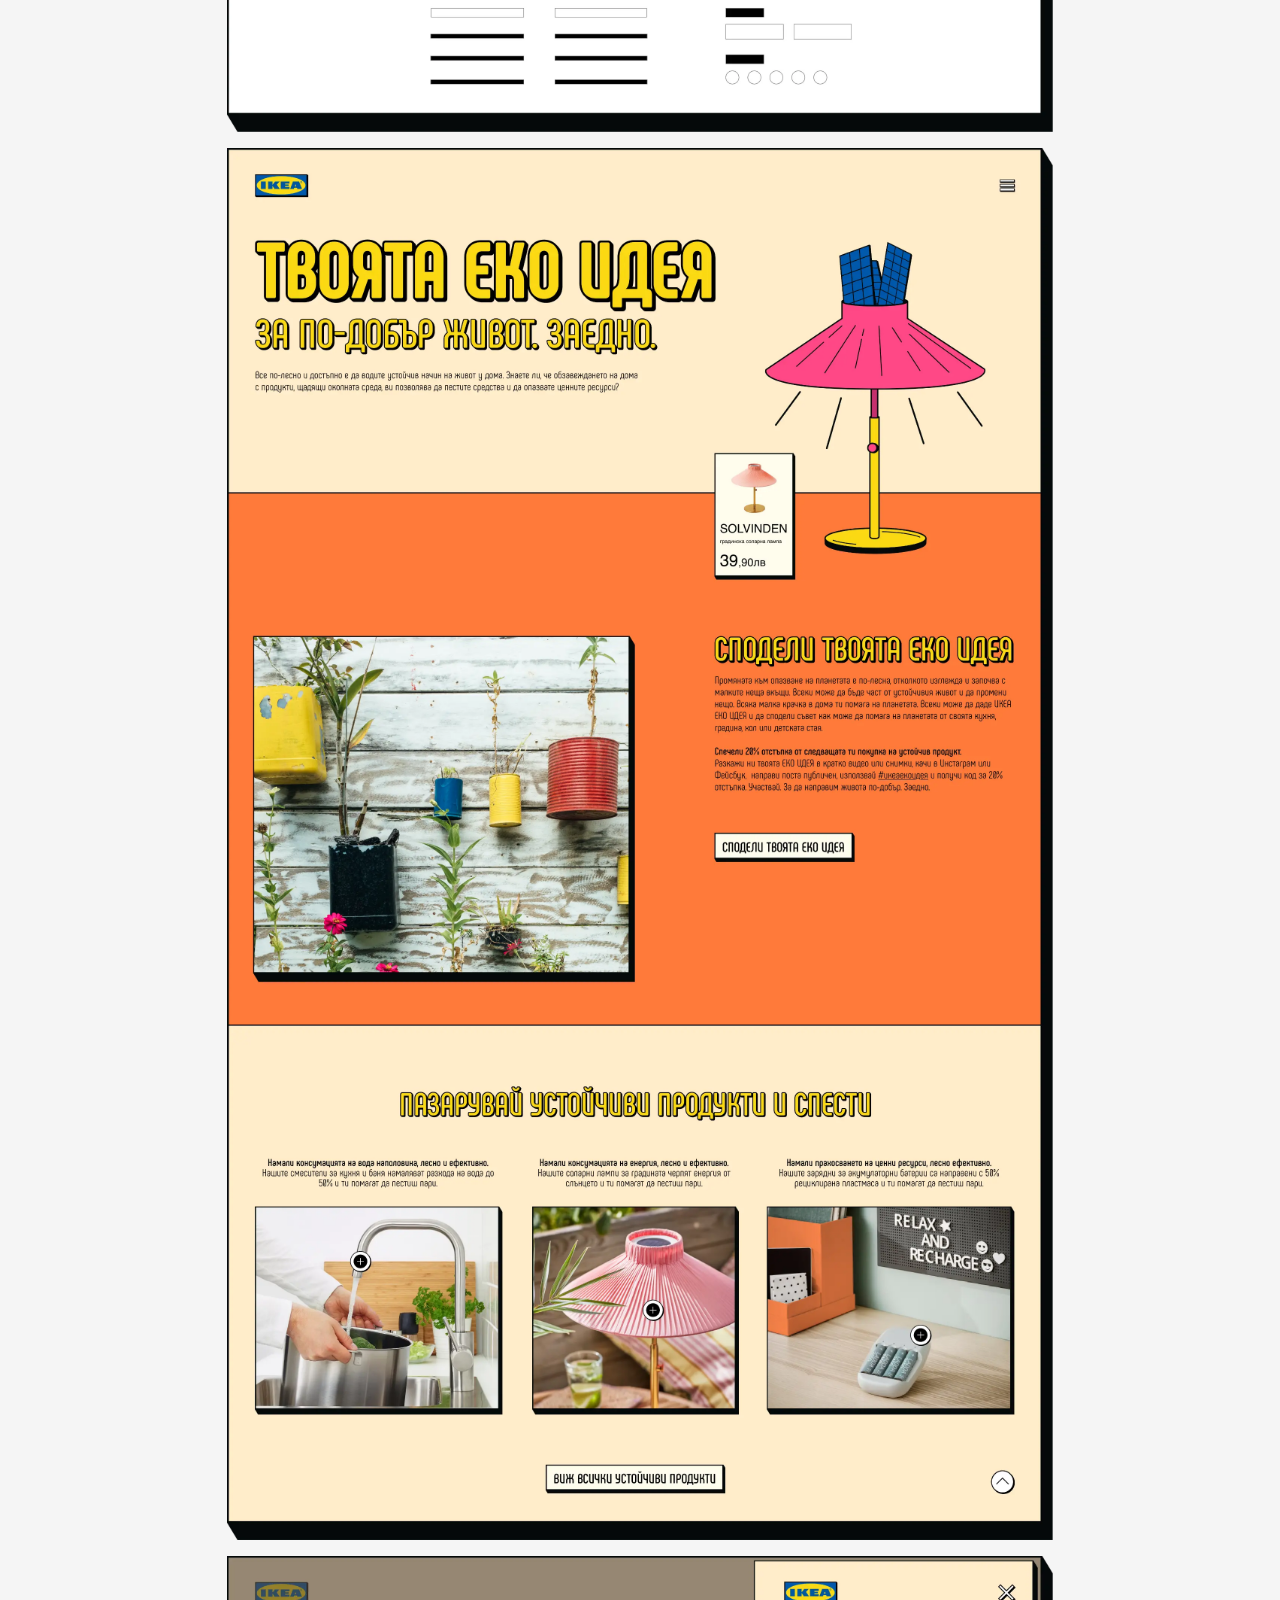
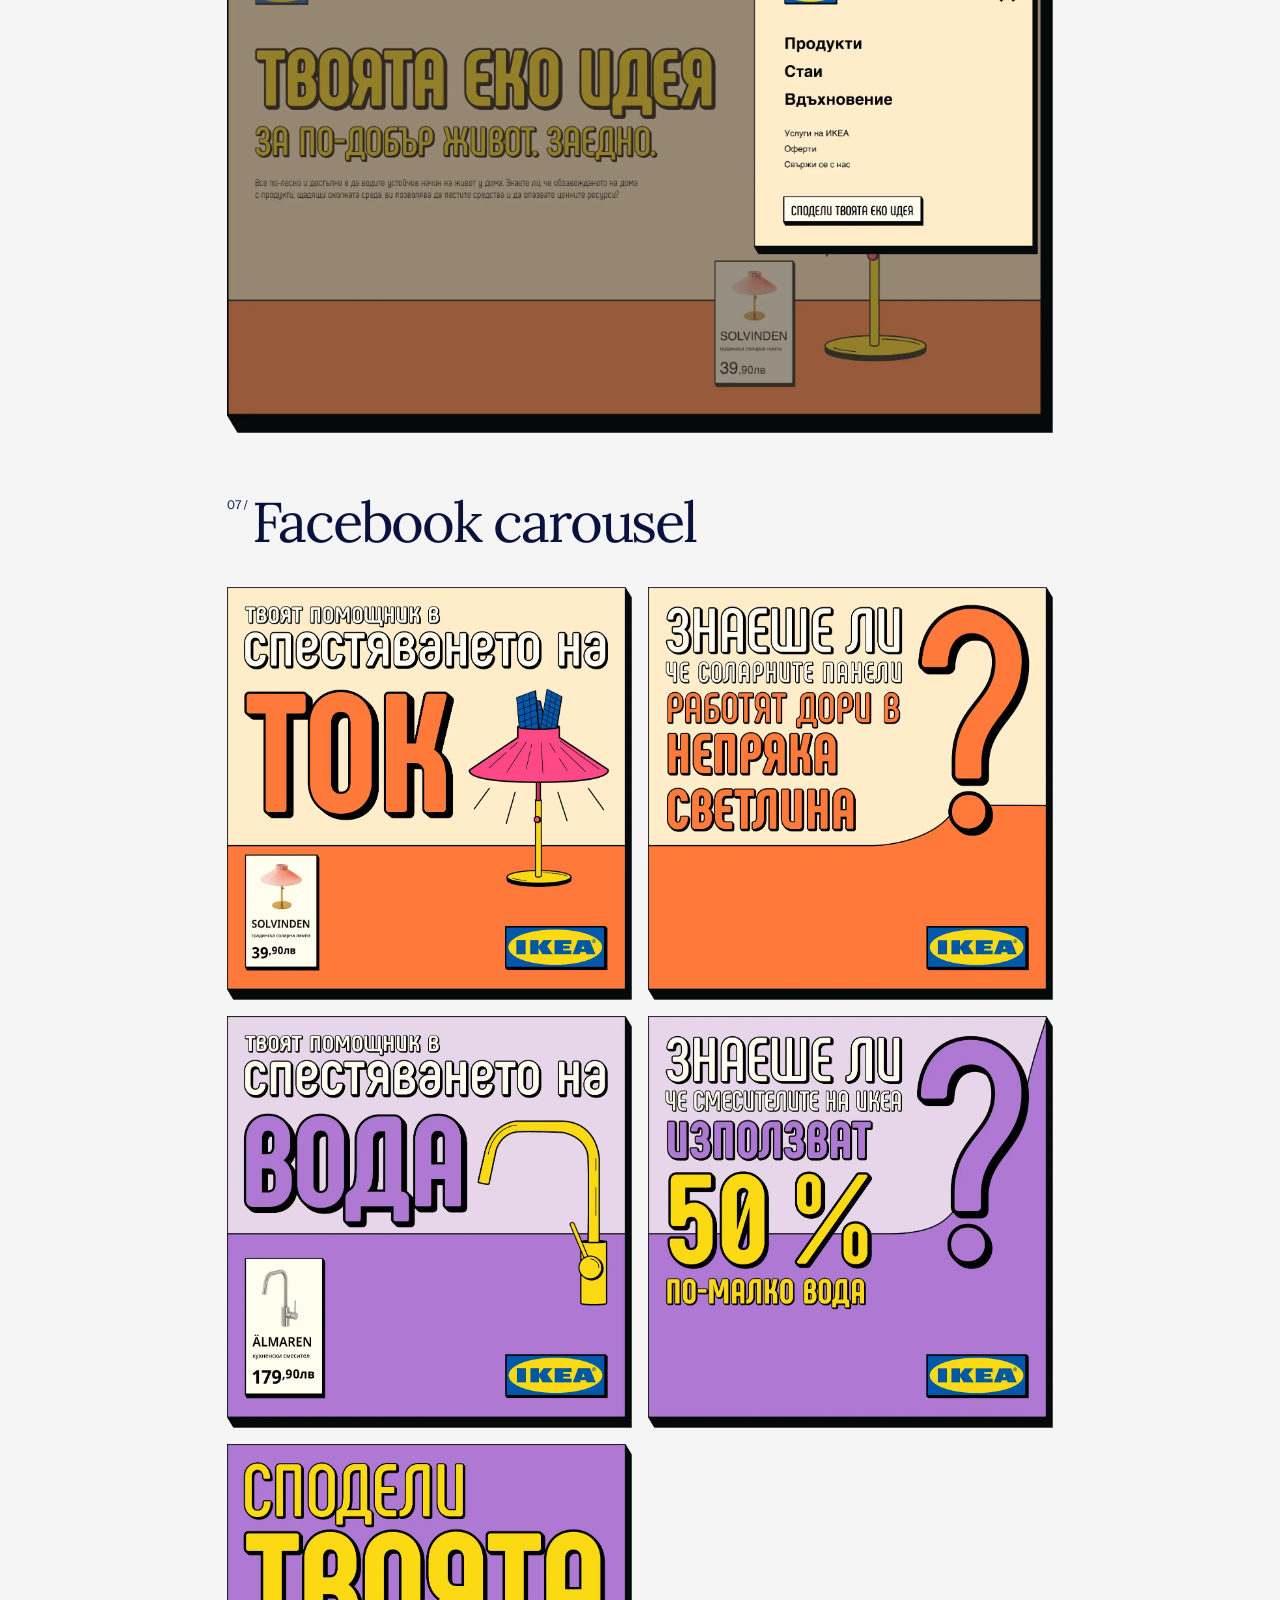
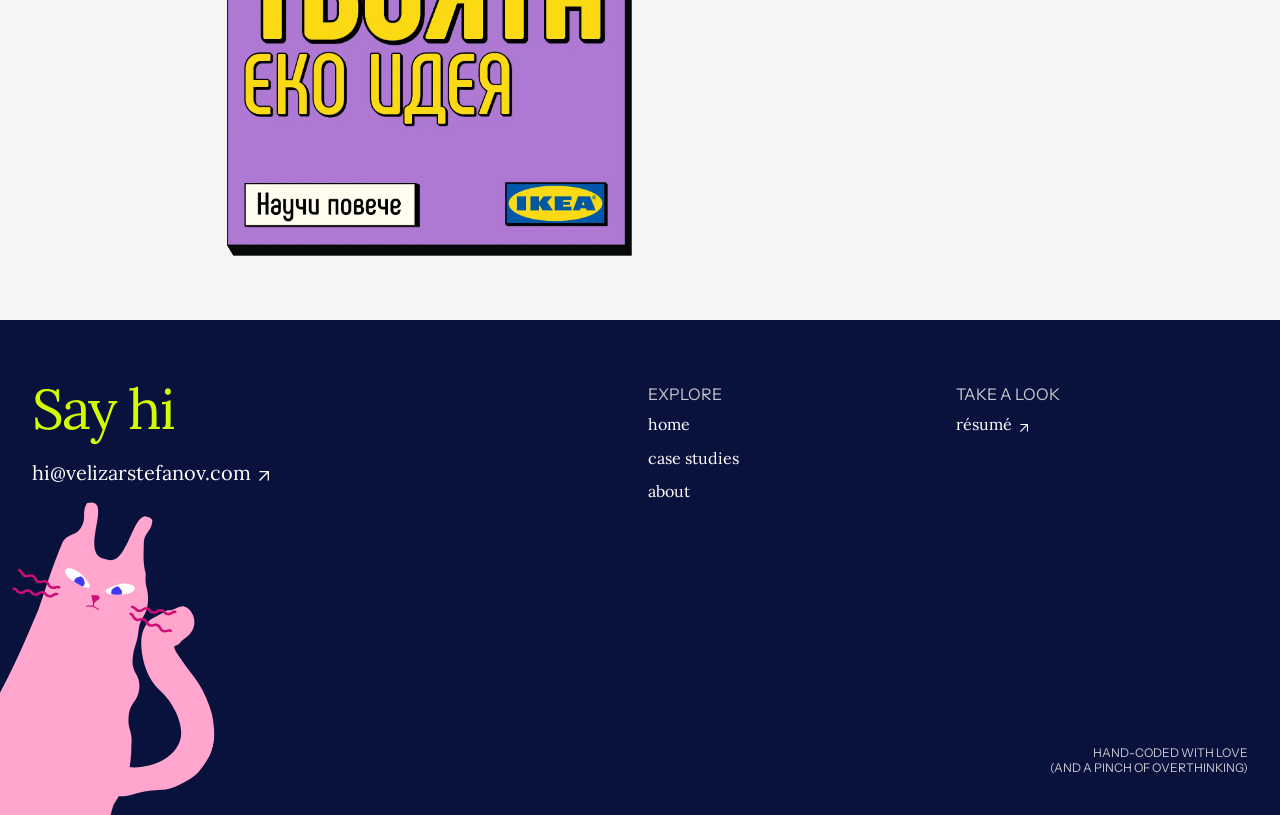
<file: case-studies/your-eco-idea.html>
<!doctype html>
<html lang="en">
  <head>
    <meta charset="UTF-8" />
    <meta name="viewport" content="width=device-width, initial-scale=1.0" />

    <link rel="stylesheet" href="/global.css" />
    <link rel="stylesheet" href="/case-studies/project.css" />

    <link rel="preconnect" href="https://fonts.googleapis.com" />
    <link rel="preconnect" href="https://fonts.gstatic.com" crossorigin />
    <link
      href="https://fonts.googleapis.com/css2?family=Instrument+Sans:ital,wght@0,400..700;1,400..700&family=Lora:ital,wght@0,400..700;1,400..700&display=swap"
      rel="stylesheet"
    />

    <title>Your eco idea - Velizar Stefanov</title>
    <link rel="icon" type="image/x-icon" href="favicon/favicon.ico" />
    <link
      rel="apple-touch-icon"
      sizes="180x180"
      href="/favicon/apple-touch-icon.png"
    />
    <link
      rel="icon"
      type="image/png"
      sizes="32x32"
      href="/favicon/favicon-32x32.png"
    />
    <link
      rel="icon"
      type="image/png"
      sizes="16x16"
      href="/favicon/favicon-16x16.png"
    />
    <link rel="manifest" href="/favicon/site.webmanifest" />

    <!--Umami analytics script-->
    <script
      defer
      src="https://cloud.umami.is/script.js"
      data-website-id="4d60d339-1a2b-4a92-abb1-0f9d5945f501"
    ></script>
  </head>
  <body>
    <nav>
      <ul class="nav-links nav-s">
        <li>
          <a class="bttn-links-back" href="/case-studies"
            ><svg
              viewBox="0 0 7 12"
              height="10px"
              fill="currentColor"
              aria-hidden="true"
              xmlns="http://www.w3.org/2000/svg"
            >
              <path
                d="M6.59082 5.53027L1.06055 11.0605L0 10L4.46973 5.53027L0 1.06055L1.06055 0L6.59082 5.53027Z"
              />
            </svg>
            case studies
          </a>
        </li>

        <li>
          <a class="bttn-links" href="/#about">about</a>
        </li>

        <li>
          <a class="bttn-links" href="#contact">contact</a>
        </li>
      </ul>
      <a href="/" class="nav-home bttn-home">
        <img src="/images/Ceramic Tile.webp" alt="home" />
      </a>
      <a
        class="nav-resume bttn-links-external nav-s"
        target="_blank"
        href="/velizar-stefanov_resume.pdf"
        >résumé
        <span class="sr-only">(opens in new tab)</span>
        <svg
          viewBox="0 0 10 10"
          height="10px"
          fill="currentColor"
          aria-hidden="true"
          xmlns="http://www.w3.org/2000/svg"
        >
          <path
            d="M10 9.52991H8.67025V2.26993L0.940178 10L0 9.05982L7.73007 1.32976H0.470089V0H10V9.52991Z"
          />
        </svg>
      </a>
    </nav>
    <header>
      <div class="page-title">
        <h1 class="h-xl">Your eco idea</h1>
        <svg
          viewBox="0 0 6198 28"
          fill="none"
          stroke="currentColor"
          aria-hidden="true"
          xmlns="http://www.w3.org/2000/svg"
        >
          <path
            d="M6193.06 4.00021C6176.93 4.00021 6176.95 24 6160.83 24C6144.7 24 6144.7 4.00021 6128.59 4.00021C6112.47 4.00021 6112.49 24 6096.36 24C6080.23 24 6080.23 4.00021 6064.12 4.00021C6048 4.00021 6048.01 24 6031.89 24C6015.76 24 6015.76 4.00021 5999.65 4.00021C5983.53 4.00021 5983.55 24 5967.42 24C5951.29 24 5951.29 4.00021 5935.18 4.00021C5919.06 4.00021 5919.08 24 5902.95 24C5886.82 24 5886.82 4.00021 5870.72 4.00021C5854.59 4.00021 5854.61 24 5838.48 24C5822.35 24 5822.35 4.00021 5806.25 4.00021C5790.12 4.00021 5790.14 24 5774.01 24C5757.88 24 5757.88 4.00021 5741.78 4.00021C5725.65 4.00021 5725.67 24 5709.54 24C5693.42 24 5693.42 4.00021 5677.31 4.00021C5661.18 4.00021 5661.2 24 5645.07 24C5628.95 24 5628.95 4.00021 5612.84 4.00021C5596.71 4.00021 5596.73 24 5580.61 24C5564.48 24 5564.48 4.00021 5548.37 4.00021C5532.24 4.00021 5532.26 24 5516.14 24C5500.01 24 5500.01 4.00021 5483.9 4.00021C5467.78 4.00021 5467.79 24 5451.67 24C5435.54 24 5435.53 4 5419.43 4C5403.3 4 5403.32 24 5387.19 24C5371.06 24 5371.06 4.00008 5354.96 4.00008C5338.83 4.00008 5338.85 24 5322.72 24C5306.6 24 5306.6 4.00008 5290.49 4.00008C5274.36 4.00008 5274.38 24 5258.25 24C5242.13 24 5242.13 4.00008 5226.02 4.00008C5209.89 4.00008 5209.91 24 5193.78 24C5177.66 24 5177.66 4.00008 5161.55 4.00008C5145.42 4.00008 5145.44 24 5129.32 24C5113.19 24 5113.19 4.00008 5097.08 4.00008C5080.95 4.00008 5080.97 24 5064.85 24C5048.72 24 5048.72 4.00008 5032.61 4.00008C5016.48 4.00008 5016.5 24 5000.38 24C4984.25 24 4984.25 4.00008 4968.14 4.00008C4952.02 4.00008 4952.03 24 4935.91 24C4919.78 24 4919.78 4.00008 4903.67 4.00008C4887.55 4.00008 4887.56 24 4871.44 24C4855.31 24 4855.31 4.00008 4839.2 4.00008C4823.08 4.00008 4823.09 24 4806.97 24C4790.84 24 4790.84 4.00008 4774.73 4.00008C4758.61 4.00008 4758.63 24 4742.5 24C4726.37 24 4726.37 4.00008 4710.26 4.00008C4694.14 4.00008 4694.16 24 4678.03 24C4661.9 24 4661.9 4.00047 4645.79 4.00047C4629.67 4.00047 4629.69 24.0004 4613.56 24.0004C4597.43 24.0004 4597.43 4.00047 4581.32 4.00047C4565.2 4.00047 4565.22 24.0004 4549.09 24.0004C4532.96 24.0004 4532.96 4.00047 4516.86 4.00047C4500.73 4.00047 4500.75 24.0004 4484.62 24.0004C4468.49 24.0004 4468.49 4.00047 4452.39 4.00047C4436.26 4.00047 4436.28 24.0004 4420.15 24.0004C4404.03 24.0004 4404.02 4.00047 4387.92 4.00047C4371.79 4.00047 4371.81 24.0004 4355.68 24.0004C4339.56 24.0004 4339.56 4.00047 4323.45 4.00047C4307.32 4.00047 4307.34 24.0004 4291.21 24.0004C4275.09 24.0004 4275.09 4.00047 4258.98 4.00047C4242.85 4.00047 4242.87 24.0004 4226.74 24.0004C4210.62 24.0004 4210.62 4.00047 4194.51 4.00047C4178.38 4.00047 4178.4 24.0004 4162.28 24.0004C4146.15 24.0004 4146.15 4.00047 4130.04 4.00047C4113.91 4.00047 4113.93 24.0004 4097.81 24.0004C4081.68 24.0004 4081.68 4.00047 4065.57 4.00047C4049.45 4.00047 4049.46 24.0004 4033.34 24.0004C4017.21 24.0004 4017.21 4.00047 4001.1 4.00047C3984.98 4.00047 3984.99 24.0004 3968.87 24.0004C3952.74 24.0004 3952.74 4.00047 3936.63 4.00047C3920.51 4.00047 3920.52 24.0004 3904.4 24.0004C3888.27 24.0004 3888.27 4.00026 3872.16 4.00026C3856.03 4.00026 3856.05 24.0003 3839.92 24.0003C3823.8 24.0003 3823.8 4.00034 3807.69 4.00034C3791.56 4.00034 3791.58 24.0003 3775.45 24.0003C3759.33 24.0003 3759.33 4.00034 3743.22 4.00034C3727.09 4.00034 3727.11 24.0003 3710.99 24.0003C3694.86 24.0003 3694.86 4.00034 3678.75 4.00034C3662.62 4.00034 3662.64 24.0003 3646.52 24.0003C3630.39 24.0003 3630.39 4.00034 3614.28 4.00034C3598.15 4.00034 3598.17 24.0003 3582.05 24.0003C3565.92 24.0003 3565.92 4.00034 3549.81 4.00034C3533.69 4.00034 3533.7 24.0003 3517.58 24.0003C3501.45 24.0003 3501.45 4.00034 3485.34 4.00034C3469.22 4.00034 3469.24 24.0003 3453.11 24.0003C3436.98 24.0003 3436.98 4.00034 3420.87 4.00034C3404.75 4.00034 3404.77 24.0003 3388.64 24.0003C3372.51 24.0003 3372.51 4.00034 3356.41 4.00034C3340.28 4.00034 3340.3 24.0003 3324.17 24.0003C3308.04 24.0003 3308.04 4.00034 3291.94 4.00034C3275.81 4.00034 3275.83 24.0003 3259.7 24.0003C3243.58 24.0003 3243.57 4.00034 3227.47 4.00034C3211.34 4.00034 3211.36 24.0003 3195.23 24.0003C3179.11 24.0003 3179.11 4.00034 3163 4.00034C3146.87 4.00034 3146.89 24.0003 3130.76 24.0003C3114.64 24.0003 3114.64 4.00034 3098.53 4.00034C3082.4 4.00034 3082.42 24.0004 3066.3 24.0004C3050.17 24.0004 3050.17 4.00055 3034.06 4.00055C3017.93 4.00055 3017.95 24.0004 3001.83 24.0004C2985.7 24.0004 2985.7 4.00055 2969.59 4.00055C2953.47 4.00055 2953.48 24.0004 2937.36 24.0004C2921.23 24.0004 2921.23 4.00055 2905.12 4.00055C2889 4.00055 2889.01 24.0004 2872.89 24.0004C2856.76 24.0004 2856.76 4.00055 2840.65 4.00055C2824.53 4.00055 2824.55 24.0004 2808.42 24.0004C2792.29 24.0004 2792.29 4.00055 2776.18 4.00055C2760.06 4.00055 2760.08 24.0004 2743.95 24.0004C2727.82 24.0004 2727.82 4.00055 2711.71 4.00055C2695.59 4.00055 2695.61 24.0004 2679.48 24.0004C2663.35 24.0004 2663.35 4.00055 2647.25 4.00055C2631.12 4.00055 2631.14 24.0004 2615.01 24.0004C2598.88 24.0004 2598.88 4.00055 2582.78 4.00055C2566.65 4.00055 2566.67 24.0004 2550.54 24.0004C2534.42 24.0004 2534.42 4.00055 2518.31 4.00055C2502.18 4.00055 2502.2 24.0004 2486.07 24.0004C2469.95 24.0004 2469.95 4.00055 2453.84 4.00055C2437.71 4.00055 2437.73 24.0004 2421.61 24.0004C2405.48 24.0004 2405.48 4.00055 2389.37 4.00055C2373.24 4.00055 2373.26 24.0004 2357.14 24.0004C2341.01 24.0004 2341 4.00034 2324.9 4.00034C2308.77 4.00034 2308.79 24.0003 2292.66 24.0003C2276.53 24.0003 2276.53 4.00042 2260.43 4.00042C2244.3 4.00042 2244.32 24.0003 2228.19 24.0003C2212.07 24.0003 2212.07 4.00042 2195.96 4.00042C2179.83 4.00042 2179.85 24.0003 2163.72 24.0003C2147.6 24.0003 2147.59 4.00042 2131.49 4.00042C2115.36 4.00042 2115.38 24.0003 2099.25 24.0003C2083.13 24.0003 2083.13 4.00042 2067.02 4.00042C2050.89 4.00042 2050.91 24.0003 2034.78 24.0003C2018.66 24.0003 2018.66 4.00042 2002.55 4.00042C1986.42 4.00042 1986.44 24.0003 1970.32 24.0003C1954.19 24.0003 1954.19 4.00042 1938.08 4.00042C1921.95 4.00042 1921.97 24.0003 1905.85 24.0003C1889.72 24.0003 1889.72 4.00042 1873.61 4.00042C1857.48 4.00042 1857.5 24.0003 1841.38 24.0003C1825.25 24.0003 1825.25 4.00042 1809.14 4.00042C1793.02 4.00042 1793.03 24.0003 1776.91 24.0003C1760.78 24.0003 1760.78 4.00042 1744.67 4.00042C1728.55 4.00042 1728.57 24.0003 1712.44 24.0003C1696.31 24.0003 1696.31 4.00042 1680.2 4.00042C1664.08 4.00042 1664.1 24.0003 1647.97 24.0003C1631.84 24.0003 1631.84 4.00042 1615.74 4.00042C1599.61 4.00042 1599.63 24.0003 1583.5 24.0003C1567.37 24.0003 1567.37 4.00081 1551.26 4.00081C1535.14 4.00081 1535.16 24.0007 1519.03 24.0007C1502.9 24.0007 1502.9 4.00081 1486.8 4.00081C1470.67 4.00081 1470.69 24.0007 1454.56 24.0007C1438.43 24.0007 1438.43 4.00081 1422.33 4.00081C1406.2 4.00081 1406.22 24.0007 1390.09 24.0007C1373.96 24.0007 1373.96 4.00081 1357.86 4.00081C1341.73 4.00081 1341.75 24.0007 1325.62 24.0007C1309.5 24.0007 1309.5 4.00081 1293.39 4.00081C1277.26 4.00081 1277.28 24.0007 1261.15 24.0007C1245.03 24.0007 1245.03 4.00081 1228.92 4.00081C1212.79 4.00081 1212.81 24.0007 1196.68 24.0007C1180.56 24.0007 1180.56 4.00081 1164.45 4.00081C1148.32 4.00081 1148.34 24.0007 1132.21 24.0007C1116.09 24.0007 1116.09 4.00081 1099.98 4.00081C1083.85 4.00081 1083.87 24.0007 1067.75 24.0007C1051.62 24.0007 1051.62 4.00081 1035.51 4.00081C1019.38 4.00081 1019.4 24.0007 1003.28 24.0007C987.151 24.0007 987.151 4.00081 971.043 4.00081C954.917 4.00081 954.935 24.0007 938.809 24.0007C922.682 24.0007 922.682 4.00081 906.574 4.00081C890.448 4.00081 890.467 24.0007 874.34 24.0007C858.214 24.0007 858.214 4.00081 842.106 4.00081C825.979 4.00081 825.997 24.0007 809.871 24.0007C793.744 24.0007 793.737 4.0006 777.63 4.0006C761.503 4.0006 761.522 24.0007 745.395 24.0007C729.269 24.0007 729.269 4.00068 713.161 4.00068C697.034 4.00068 697.053 24.0007 680.927 24.0007C664.8 24.0007 664.8 4.00068 648.692 4.00068C632.565 4.00068 632.583 24.0007 616.457 24.0007C600.33 24.0007 600.33 4.00068 584.222 4.00068C568.095 4.00068 568.114 24.0007 551.988 24.0007C535.861 24.0007 535.861 4.00068 519.753 4.00068C503.626 4.00068 503.645 24.0007 487.519 24.0007C471.392 24.0007 471.392 4.00068 455.284 4.00068C439.158 4.00068 439.176 24.0007 423.049 24.0007C406.922 24.0007 406.922 4.00068 390.815 4.00068C374.688 4.00068 374.707 24.0007 358.58 24.0007C342.454 24.0007 342.454 4.00068 326.346 4.00068C310.219 4.00068 310.238 24.0007 294.111 24.0007C277.985 24.0007 277.985 4.00068 261.877 4.00068C245.75 4.00068 245.768 24.0007 229.642 24.0007C213.515 24.0007 213.515 4.00068 197.407 4.00068C181.28 4.00068 181.299 24.0007 165.173 24.0007C149.046 24.0007 149.046 4.00068 132.938 4.00068C116.812 4.00068 116.831 24.0007 100.704 24.0007C84.5772 24.0007 84.5772 4.00068 68.4695 4.00068C52.3428 4.00068 52.3609 24.0007 36.2343 24.0007C20.1076 24.0007 20.1076 4.00068 3.99988 4.00068"
            stroke-miterlimit="10"
            stroke-linecap="round"
          />
        </svg>
      </div>
    </header>
    <main>
      <div class="overview">
        <p class="summary p-l">
          Digital marketing campaign concept for IKEA, built around the idea
          that sustainable living is easier than it seems.
        </p>
        <div class="meta p-s-sans">
          <dl>
            <dt>Skills</dt>
            <dd>Illustration</dd>
            <dd>UI / UX</dd>
          </dl>
          <dl>
            <dt>Built</dt>
            <dd>
              <span class="date">AUG 2023</span>
            </dd>
          </dl>
        </div>
        <aside class="table-of-contents">
          <h2 class="p-s-sans">Contents</h2>
          <ol>
            <li>
              <a class="bttn-links" href="#brief">
                <span class="counter p-xs" aria-hidden="true"></span>
                <span class="nav-s">Brief</span>
              </a>
            </li>
            <li>
              <a class="bttn-links" href="#problem">
                <span class="counter p-xs" aria-hidden="true"></span>
                <span class="nav-s">Problem</span>
              </a>
            </li>
            <li>
              <a class="bttn-links" href="#idea">
                <span class="counter p-xs" aria-hidden="true"></span>
                <span class="nav-s">The idea</span>
              </a>
            </li>
            <li>
              <a class="bttn-links" href="#kv">
                <span class="counter p-xs" aria-hidden="true"></span>
                <span class="nav-s">Key visual</span>
              </a>
            </li>
            <li>
              <a class="bttn-links" href="#activation">
                <span class="counter p-xs" aria-hidden="true"></span>
                <span class="nav-s">Activation</span>
              </a>
            </li>
            <li>
              <a class="bttn-links" href="#landing-page">
                <span class="counter p-xs" aria-hidden="true"></span>
                <span class="nav-s">Landing page</span>
              </a>
            </li>
            <li>
              <a class="bttn-links" href="#fb-carousel">
                <span class="counter p-xs" aria-hidden="true"></span>
                <span class="nav-s">Facebook carousel</span>
              </a>
            </li>
          </ol>
        </aside>
      </div>
      <div class="divider" aria-hidden="true"></div>
      <article class="p-s-serif">
        <p style="justify-self: center">
          <em
            >This is a <strong>concept project</strong> created for educational
            purposes and is not affiliated with IKEA.</em
          >
        </p>
        <h2 id="brief" class="title">
          <span class="counter p-xs" aria-hidden="true"></span>
          <span class="h-m">Brief</span>
        </h2>
        <p>
          IKEA offers a growing range of sustainable products for the home. The
          goal is to show that anyone can live more sustainably, starting with
          small things at home.<br /><br />

          Conceptualize a digital marketing campaign with a mechanism of your
          choice with the title “your eco idea”.
        </p>
        <h2 id="problem" class="title">
          <span class="counter p-xs" aria-hidden="true"></span>
          <span class="h-m">Problem</span>
        </h2>
        <p>
          Sustainable living seems difficult, and many people don't believe they
          can change anything on their own. This is especially true at home,
          where everyday responsibilities already fill our time.
        </p>
        <h2 id="idea" class="title">
          <span class="counter p-xs" aria-hidden="true"></span>
          <span class="h-m">Your eco idea</span>
        </h2>
        <p>
          Living sustainably is easier than it seems, and it starts with small
          things at home. Anyone can be part of the change, and every small step
          helps the planet.<br /><br />

          Share your ECO IDEA in a short video or photo on Instagram or
          Facebook, tag @ikeabulgaria, and get 20% off your next sustainable
          IKEA product.
        </p>
        <h2 id="kv" class="title">
          <span class="counter p-xs" aria-hidden="true"></span>
          <span class="h-m">Key visual</span>
        </h2>
        <div class="image-width-normal">
          <img
            src="/images/Eco idea - key visual.webp"
            alt="Poster reading 'Your eco idea for a better life'. An illustrated pink garden lamp with blue solar panels on top stands on an orange table. A product card shows the same lamp along with it's name and price, next to the IKEA logo."
            loading="lazy"
          />
        </div>
        <h2 id="activation" class="title">
          <span class="counter p-xs" aria-hidden="true"></span>
          <span class="h-m">Activation</span>
        </h2>
        <h3 class="h-s" style="margin-top: 0">Direct</h3>
        <p>
          Saving money with a one-time 20% discount on a sustainable IKEA
          product in exchange for a social media post.
        </p>
        <h3 class="h-s">Indirect</h3>
        <ul class="list-bullet">
          <li>
            Saving money over time with sustainable products, since they use
            fewer resources
          </li>
          <li>Living more sustainably and helping to restore our planet</li>
        </ul>
        <h2 id="landing-page" class="title">
          <span class="counter p-xs" aria-hidden="true"></span>
          <span class="h-m">Landing page</span>
        </h2>
        <div class="image-grid-2 image-width-full">
          <img
            src="/images/Eco idea - landing page wireframe.webp"
            alt="Wireframe of the landing page"
            loading="lazy"
          />
          <div class="image-gap">
            <img
              src="/images/Eco idea - landing page.webp"
              alt="Landing page: header reads 'Your eco idea for a better life. Together'. beside the illustrated solar lamp and a product card. Below, a photo of upcycled cans and containers used as wall planters accompanies the 'Share your eco idea' section, which offers 20% off a sustainable product for a social media post. Three more photos show a kitchen faucet, a solar lamp and a battery charger, each with a short explanation on how they save resources and money. A 'See all sustainable products' button closes the page."
              loading="lazy"
            />
            <img
              src="/images/Eco idea - landing page menu.webp"
              alt="Mobile-style menu panel open over the landing page."
              loading="lazy"
            />
          </div>
        </div>
        <h2 id="fb-carousel" class="title">
          <span class="counter p-xs" aria-hidden="true"></span>
          <span class="h-m">Facebook carousel</span>
        </h2>
        <div class="image-grid-3 image-width-full">
          <img
            src="/images/Eco idea - carousel 1.webp"
            alt="Slide 1: 'Your helper in saving electricity'. An illustrated pink solar lamp sits beside it's own product card."
            loading="lazy"
          />
          <img
            src="/images/Eco idea - carousel 2.webp"
            alt="Slide 2: 'Did you know that solar panels work even in indirect sunlight?' beside a large orange question mark."
            loading="lazy"
          />
          <img
            src="/images/Eco idea - carousel 3.webp"
            alt="Slide 3: 'Your helper in saving water'. An illustrated yellow faucet sits beside it's own product card."
            loading="lazy"
          />
          <img
            src="/images/Eco idea - carousel 4.webp"
            alt="Slide 4: 'Did you know that IKEA faucets use 50% less water?' beside a large purple question mark."
            loading="lazy"
          />
          <img
            src="/images/Eco idea - carousel 5.webp"
            alt="Final slide: 'Share your eco idea', with a 'Learn more' button and the IKEA logo."
            loading="lazy"
          />
        </div>
      </article>
    </main>
    <footer id="contact">
      <div class="footer-email">
        <h3 class="h-m">Say hi</h3>
        <a
          class="footer-email-button bttn-primary-external nav-l"
          href="mailto:hi@velizarstefanov.com"
          >hi@velizarstefanov.com
          <svg
            viewBox="0 0 10 10"
            height="10px"
            fill="currentColor"
            aria-hidden="true"
            xmlns="http://www.w3.org/2000/svg"
          >
            <path
              d="M10 9.52991H8.67025V2.26993L0.940178 10L0 9.05982L7.73007 1.32976H0.470089V0H10V9.52991Z"
            />
          </svg>
        </a>
      </div>
      <div class="footer-explore">
        <h4 class="p-s-sans">Explore</h4>
        <ul class="nav-s">
          <li>
            <a class="bttn-links-light" href="/">home</a>
          </li>
          <li>
            <a class="bttn-links-light" href="/case-studies">case studies</a>
          </li>
          <li>
            <a class="bttn-links-light" href="/#about">about</a>
          </li>
        </ul>
      </div>
      <div class="footer-resume">
        <h4 class="p-s-sans">Take a look</h4>
        <ul>
          <li>
            <a
              class="footer-resume-link bttn-links-external nav-s"
              target="_blank"
              href="/velizar-stefanov_resume.pdf"
              >résumé
              <span class="sr-only">(opens in new tab)</span>
              <svg
                viewBox="0 0 10 10"
                height="10px"
                fill="currentColor"
                aria-hidden="true"
                xmlns="http://www.w3.org/2000/svg"
              >
                <path
                  d="M10 9.52991H8.67025V2.26993L0.940178 10L0 9.05982L7.73007 1.32976H0.470089V0H10V9.52991Z"
                />
              </svg>
            </a>
          </li>
        </ul>
      </div>
      <img src="/images/Pink Cat.svg" alt="" loading="lazy" />
      <span class="footer-overthinking p-xs"
        >Hand-coded with love<br />(and a pinch of overthinking)</span
      >
    </footer>
  </body>
</html>
</file>
<file: global.css>
:root {
  --clr-prmry: #f5f5f5;

  --clr-scndry-blue: #4438f4;
  --clr-scndry-green-0: #d4fc00;
  --clr-scndry-green-1: #46780d;

  --clr-accnt-pink-0: #ffa5ce;
  --clr-accnt-pink-1: #f46ab6;
  --clr-accnt-pink-2: #cd0e77;

  --clr-txt-black: #09123c;
  --clr-txt-dark-grey: #64656d;
  --clr-txt-light-grey: #c9c9cf;
  --clr-txt-white: #fff;

  --clr-white: #fff;
  --clr-black: #000;
}

* {
  margin: 0;
  padding: 0;
  box-sizing: border-box;
  text-decoration: none;
  list-style-type: none;
  color: inherit;
  scroll-behavior: smooth;
}

body {
  color: var(--clr-txt-black);
  background-color: var(--clr-prmry);
  position: relative;
}

p {
  text-wrap: pretty;
}

/* Text */

.h-xl {
  font-family: "Lora", serif;
  font-style: normal;
  font-weight: 500;
  line-height: 100%;
  letter-spacing: -0.04em;
  font-size: clamp(12.25rem, 6.75rem + 6.875vw, 15rem);
}

.h-l {
  font-family: "Lora", serif;
  font-style: normal;
  font-weight: 400;
  line-height: 90%;
  letter-spacing: -0.04em;
  font-size: clamp(8rem, 3.5rem + 5.625vw, 10.25rem);
}

.h-m {
  font-family: "Lora", serif;
  font-style: normal;
  font-weight: 400;
  line-height: 90%;
  letter-spacing: -0.04em;
  font-size: 4rem;
}

.h-s {
  font-family: "Lora", serif;
  font-style: normal;
  font-weight: 400;
  line-height: 90%;
  letter-spacing: -0.04em;
  font-size: 2rem;
}

.p-l {
  font-family: "Instrument Sans", sans-serif;
  font-style: normal;
  font-weight: 400;
  letter-spacing: 0;
  font-size: 1.25rem;
}

.p-s-sans {
  font-family: "Instrument Sans", sans-serif;
  font-style: normal;
  font-weight: 400;
  letter-spacing: 0;
  font-size: 1rem;
}

.p-s-serif {
  font-family: "Lora", serif;
  font-style: normal;
  font-weight: 400;
  letter-spacing: 0;
  font-size: 1rem;
}

.p-xs {
  font-family: "Instrument Sans", sans-serif;
  font-style: normal;
  font-weight: 400;
  letter-spacing: 0;
  font-size: 0.75rem;
  text-transform: uppercase;
}

.nav-l {
  font-family: "Lora", serif;
  font-style: normal;
  font-weight: 400;
  line-height: 85%;
  letter-spacing: 0;
  font-size: 1.25rem;
}

.nav-s {
  font-family: "Lora", serif;
  font-style: normal;
  font-weight: 400;
  line-height: 85%;
  letter-spacing: 0;
  font-size: 1rem;
}

.underline {
  text-decoration: underline;
}

@media (max-width: 1280px) {
  .h-xl {
    font-size: 6.5rem;
  }
  .h-l {
    font-size: 5rem;
  }
  .h-m {
    font-size: 3.5rem;
  }
}

@media (max-width: 800px) {
  .h-xl {
    font-size: 5.5rem;
    line-height: 90%;
  }
  .h-l {
    font-size: 4.5rem;
  }
  .h-m {
    font-size: 3rem;
  }
}

.sr-only {
  position: absolute;
  overflow: hidden;
  clip: rect(0 0 0 0);
  width: 1px;
  height: auto;
  margin: 0;
  padding: 0;
  white-space: nowrap;
  border: 0;
}

.bttn-links,
.bttn-links-light,
.bttn-links-back,
.bttn-links-inline-external {
  display: flex;
  padding: 0.375rem 0;

  transition-property: color;
  transition-duration: 200ms;
  transition-timing-function: cubic-bezier(0.22, 0.61, 0.35, 1);

  &:hover {
    color: var(--clr-txt-dark-grey);
  }
}

.bttn-links-light:hover {
  color: var(--clr-txt-light-grey);
}

.bttn-links-back {
  align-items: end;
  gap: 0.5rem;

  & svg {
    height: 0.5rem;
    width: auto;
    rotate: 180deg;
  }
}

.bttn-links-inline-external {
  align-items: end;
  gap: 0.5rem;

  & svg {
    height: 0.5rem;
    width: auto;
  }
}

.bttn-links-external,
.bttn-primary,
.bttn-primary-external {
  display: flex;
  position: relative;
  align-items: end;
  gap: 0.5rem;
  margin: 0.375rem 0;
  isolation: isolate;

  &::after {
    content: "";
    position: absolute;
    inset: -0.375rem;
    z-index: -1;
  }

  &:hover {
    color: var(--clr-scndry-blue);
  }

  &:hover::after {
    background-color: var(--clr-accnt-pink-0);
  }
}

.bttn-links-external svg {
  height: 0.5rem;
  width: auto;
}

.bttn-primary svg {
  height: 0.75rem;
  width: auto;
}

.bttn-primary-external svg {
  height: 0.625rem;
  width: auto;
}

.bttn-home img {
  height: 1.5rem;
  filter: grayscale(100%);

  transition-property: color;
  transition-duration: 200ms;
  transition-timing-function: cubic-bezier(0.22, 0.61, 0.35, 1);

  &:hover {
    filter: grayscale(0%);
  }
}

/* Sections */
/* Nav */

nav {
  position: relative;
  display: flex;
  align-items: center;
  justify-content: space-between;
  padding: 1rem;
  gap: 1.5rem;
  white-space: nowrap;
}

.nav-links {
  display: flex;
  align-content: center;
  gap: 2rem;
}

.nav-home {
  display: flex;
  position: absolute;
  inset: 0 1rem;
  place-self: center;
}

@media (max-width: 800px) {
  .nav-links {
    gap: 1.5rem;
  }
  .nav-resume {
    display: none;
  }
  .nav-home {
    position: relative;
    inset: auto;
  }
}

/* Footer */

footer {
  display: grid;
  position: relative;
  grid-template: repeat(2, auto) / repeat(12, 1fr);
  gap: 1rem 1rem;
  padding: 4rem 2rem 2.5rem;
  background-color: var(--clr-txt-black);
  color: var(--clr-txt-white);
  overflow: hidden;
}

.footer-email {
  grid-area: 1 / 4 / 2 / 7;
  display: flex;
  flex-direction: column;
  align-items: start;
  gap: 1.5rem;

  & h3 {
    color: var(--clr-scndry-green-0);
  }
}

.footer-explore {
  grid-area: 1 / 9 / 2 / 11;
  display: flex;
  flex-direction: column;
  gap: 0.5rem;

  & h4 {
    text-transform: uppercase;
    color: var(--clr-txt-light-grey);
  }

  & ul {
    display: flex;
    flex-direction: column;
    align-items: start;
    gap: 0.5rem;
  }
}

.footer-resume {
  grid-area: 1 / 11 / 2 / 13;
  display: flex;
  flex-direction: column;
  align-items: start;
  gap: 0.5rem;

  & h4 {
    text-transform: uppercase;
    color: var(--clr-txt-light-grey);
  }
}

.footer-overthinking {
  grid-area: 2 / 9 / 3 / 13;
  text-align: end;
  margin-top: 14rem;
  color: var(--clr-txt-light-grey);
}
footer img {
  position: absolute;
  width: auto;
  height: 575px;
  left: -2rem;
  bottom: -9rem;
  rotate: 15deg;
}

@media (max-width: 1280px) {
  .footer-email {
    grid-area: 1 / 1 / 2 / 6;
  }

  .footer-explore {
    grid-area: 1 / 7 / 2 / 10;
  }

  .footer-resume {
    grid-area: 1 / 10 / 2 / 13;
  }

  footer img {
    height: 450px;
    bottom: -9rem;
  }
}

@media (max-width: 800px) {
  footer {
    grid-template: repeat(4, auto) / 1fr;
  }

  .footer-email,
  .footer-explore,
  .footer-resume,
  .footer-overthinking {
    grid-area: span 1 / span 1;
  }

  .footer-email {
    margin-bottom: 2.5rem;
  }

  .footer-overthinking {
    position: relative;
    text-align: start;
    margin-top: 8rem;
    z-index: 1;
  }

  footer img {
    width: clamp(150px, -50px + 66.667vw, 200px);
    left: auto;
    bottom: -10rem;
    right: clamp(-4rem, -34rem + 128vw, -2rem);
    rotate: -15deg;
  }
}

.cs_grid:hover,
.cs_list-1:hover,
.cs_list-2:hover,
.cs_list-3:hover,
.cs_list-4:hover,
.cs_list-5:hover {
  outline: 0.5rem dashed var(--clr-accnt-pink-0);
  outline-offset: -0.5rem;
}

.section-title,
.page-title {
  overflow: hidden;
  position: relative;
  padding: 4rem 4rem 2.5rem;
  background-color: var(--clr-scndry-green-0);
  overflow-wrap: anywhere;

  & svg {
    position: absolute;
    place-self: center;
    inset: 4rem 0 2.5rem;
    stroke-width: 0.5rem;
    height: 1.75rem;
    color: var(--clr-scndry-green-1);

    animation: section-marquee 15s linear infinite;
  }

  & h1,
  h2 {
    position: relative;
    display: inline-block;
    z-index: 1;
    color: var(--clr-txt-black);

    &::first-line {
      background-color: var(--clr-scndry-green-0);
    }
  }
}

.page-title {
  padding-top: 0;

  & svg {
    inset: 0 0 2.5rem;
  }
}

@keyframes section-marquee {
  0% {
    transform: translateX(-6.25%);
  }
  100% {
    transform: translateX(0);
  }
}

@media (max-width: 1280px) {
  .section-title svg,
  .page-title svg {
    top: calc(4rem + 1.5rem);
    height: 1.5rem;
    bottom: auto;
  }

  .page-title svg {
    top: 2.75rem;
  }
}

@media (max-width: 800px) {
  .section-title,
  .page-title {
    padding-left: 1rem;
    padding-right: 1rem;
  }

  .section-title svg,
  .page-title svg {
    height: 1rem;
  }
  .page-title svg {
    top: 2rem;
  }
}
</file>
<file: index.css>
.hero {
  display: grid;
  grid-template: auto 1fr / repeat(12, 1fr);
  min-height: calc(100svh - (2rem + 1.5rem) - 1rem);
  margin: 0 1rem 1rem;
  gap: 1rem;
  overflow: hidden;
}

.hero-title {
  grid-area: 1 / 1 / 2 / 10;
  container-type: inline-size;
  width: 100%;
  color: var(--clr-scndry-blue);
}

.hero-title h1 {
  font-size: clamp(15rem, 3rem + 15vw, 18rem);
  line-height: 80%;
}

.hero-snake {
  grid-area: 1 / 10 / 3 / 13;
  height: calc(100svh - (2rem + 1.5rem) - 1rem);
  min-height: 700px;
  overflow: hidden;
}

.hero-snake div {
  padding: 1rem;
  background-color: var(--clr-scndry-blue);
}

.hero-snake img {
  width: 100%;
}

.hero-description {
  align-self: end;
  grid-area: 2 / 5 / 3 / 9;
  margin: 4rem 0;
}

.hero-scroll {
  align-self: end;
  justify-self: start;
  grid-area: 2 / 1 / 2 / 2;
  writing-mode: vertical-lr;
  color: var(--clr-txt-dark-grey);
}

@media (max-width: 1280px) {
  .hero-title {
    grid-area: 1 / 1 / 2 / 9;

    & h1 {
      font-size: 26cqw;
    }
  }

  .hero-snake {
    grid-area: 1 / 9 / 3 / 13;
  }

  .hero-description {
    grid-area: 2 / 3 / 3 / 9;
  }
}

@media (max-width: 800px) {
  .hero {
    grid-template: auto auto 1fr auto / 1fr;
  }

  .hero-title,
  .hero-snake,
  .hero-description,
  .hero-scroll {
    grid-area: span 1 / span 1;
  }

  .hero-snake {
    height: 250px;
    min-height: 0;
  }

  .hero-description {
    align-self: start;
    margin: 0 0 4rem;
  }

  .hero-scroll {
    writing-mode: horizontal-tb;
  }
}

.work {
  display: flex;
  flex-direction: column;
  position: relative;
  padding: 0 0 4rem;
  color: var(--clr-txt-white);
  background-color: var(--clr-scndry-blue);
}

.work-grid {
  display: grid;
  grid-template: repeat(2, auto) / repeat(2, 1fr);
  counter-reset: cs-count;
}

.cs_grid {
  display: flex;
  position: relative;
  flex-direction: column;
  counter-increment: cs-count;
  height: 100%;

  & .cover {
    aspect-ratio: 4 / 3;
    width: 100%;
    object-fit: cover;
  }

  & .details {
    display: flex;
    flex-direction: column;
    gap: 2.5rem;
    padding: 2.5rem 2rem;
  }

  & .description {
    display: flex;
    gap: 4rem;
    align-items: start;
  }

  & .title {
    display: flex;
    gap: 0.25rem;

    & .counter:before {
      content: "0" counter(cs-count) " /";
      white-space: nowrap;
    }
  }

  & dl {
    text-transform: uppercase;
    white-space: nowrap;
  }

  & a::after {
    content: "";
    position: absolute;
    inset: 0;
  }
}

.work-button {
  align-self: center;
  margin: 1rem 1rem 0;
}

@media (max-width: 1280px) {
  .cs_grid {
    & .description {
      flex-direction: column;
      gap: 1rem;
    }
  }
}

@media (max-width: 800px) {
  .work-grid {
    display: flex;
    flex-direction: column;
  }
}

.about {
  display: flex;
  flex-direction: column;
  position: relative;
  padding: 0 0 4rem;
}

.about-grid {
  display: grid;
  position: relative;
  grid-template: repeat(2, auto) / repeat(12, 1fr);
  gap: 1.5rem 2rem;
  padding: 4rem 2rem 2.5rem;
}

.about-bio {
  grid-area: 2 / 2 / 3 / 5;
  margin-top: 1.75rem;
}

.about-skills-title {
  grid-area: 1 / 6 / 2 / 10;
}

.about-skills {
  grid-area: 2 / 6 / 3 / 10;
  display: grid;
  grid-template: auto / subgrid;
  row-gap: 2rem;
  align-self: start;
}

.skill-column {
  grid-column: span 2;
  display: flex;
  flex-direction: column;
  gap: 2rem;
}

.about-skills dt {
  margin-bottom: 0.5rem;
  text-transform: uppercase;
  color: var(--clr-txt-dark-grey);
}

.about-grid img {
  position: absolute;
  aspect-ratio: 1 / 1;
  width: 220px;
  right: 2rem;
  bottom: 1rem;
  rotate: 10deg;
}

.about-button {
  align-self: center;
  margin: 1rem 1rem 0;
}

@media (max-width: 1280px) {
  .about-grid {
    column-gap: 1rem;
  }

  .about-bio {
    grid-area: 2 / 1 / 3 / 5;
  }

  .about-skills {
    grid-area: 2 / 6 / 3 / 13;
  }

  .skill-column {
    grid-column: span 3;
  }

  .about-skills::before {
    content: "";
    grid-area: 1 / 4 / 2 / 5;
  }

  .about-grid img {
    width: 180px;
  }
}

@media (max-width: 800px) {
  .about-grid {
    display: flex;
    flex-direction: column;
  }

  .about-skills {
    display: flex;
    flex-flow: column;
  }

  .about-bio {
    margin: 0 0 2.5rem;
  }

  .about-grid img {
    width: 128px;
    right: 1rem;
    bottom: 2.25rem;
  }

  .about-skills::before {
    display: none;
  }
}
</file>
<file: case-studies.css>
nav {
  background-color: var(--clr-scndry-green-0);
}

.work ul {
  display: flex;
  flex-direction: column;
  padding: 1rem;
  gap: 1rem;
  overflow: hidden;
  counter-reset: cs-count;
}

.cs_list-1,
.cs_list-2,
.cs_list-3,
.cs_list-4,
.cs_list-5 {
  display: grid;
  position: relative;
  grid-template-columns: repeat(3, auto) 1fr;
  padding: 1rem;
  gap: 1rem;
  height: 100%;
  align-items: center;
  counter-increment: cs-count;

  & .cover {
    grid-column: span 1;
    aspect-ratio: 4 / 3;
    width: clamp(11.25rem, 1.25rem + 12.5vw, 13.75rem);
    object-fit: cover;
  }

  & .details {
    grid-column: span 3;
    display: grid;
    grid-template-columns: subgrid;
    align-items: inherit;
  }

  & .description {
    grid-column: span 2;
    display: grid;
    grid-template-columns: subgrid;
    align-items: inherit;
  }

  & .companion {
    position: relative;
    z-index: -1;
    width: clamp(11.25rem, 1.25rem + 12.5vw, 13.75rem);
  }

  & .title {
    display: flex;
    gap: 0.25rem;

    & .counter:before {
      content: "0" counter(cs-count) " /";
      white-space: nowrap;
    }
  }

  & dl {
    justify-self: center;
    padding: 0 clamp(2rem, -6rem + 10vw, 4rem);
    text-transform: uppercase;
    white-space: nowrap;
  }

  & a::after {
    content: "";
    position: absolute;
    inset: 0;
  }
}

.cs_list-2 {
  grid-template-columns: repeat(4, auto) 1fr;

  & .companion {
    position: relative;
    height: 100%;

    & img {
      position: absolute;
      inset: 0 0 0 auto;
      height: 100%;
    }
  }
}

.cs_list-3 {
  grid-template-columns: repeat(4, auto) 1fr;

  & .companion {
    position: relative;
    height: 100%;
    width: clamp(5rem, 0rem + 6.25vw, 6.25rem);

    & img {
      position: absolute;
      inset: 0 0 0 auto;
      height: 100%;
    }
  }
}

.cs_list-4,
.cs_list-5 {
  grid-template-columns: repeat(3, auto) 1fr auto;

  & .companion {
    position: relative;
    height: 100%;

    & img {
      position: absolute;
      inset: 0;
      place-self: center end;
      height: 100%;
    }
  }
}

@media (max-width: 1280px) {
  .work ul {
    display: grid;
    grid-template-columns: 1fr 1fr;
    padding: 0;
    gap: 0;
  }

  .cs_list-1,
  .cs_list-2,
  .cs_list-3,
  .cs_list-4,
  .cs_list-5 {
    display: flex;
    flex-direction: column;
    padding: 0;
    gap: 0;
    align-items: stretch;

    & .cover {
      width: 100%;
    }

    & .companion {
      display: none;
    }

    & .details {
      display: flex;
      flex-direction: column;
      gap: 2.5rem;
      padding: 2.5rem 2rem;
    }

    & .description {
      display: flex;
      flex-direction: column;
      gap: 1rem;
      align-items: start;
    }

    & dl {
      padding: 0;
    }
  }
}

@media (max-width: 800px) {
  .work ul {
    display: flex;
    flex-direction: column;
    padding: 0;
  }
}
</file>
<file: case-studies/project.css>
nav {
  background-color: var(--clr-scndry-green-0);
}

@media (min-width: 1280px) {
  .h-xl {
    font-size: 12.25rem;
  }

  .page-title svg {
    top: 5.5rem;
    bottom: auto;
  }
}

@media (max-width: 800px) {
  .h-xl {
    font-size: clamp(3.25rem, -0.5rem + 20vw, 4rem);
  }

  .page-title svg {
    top: 1.5rem;
    bottom: auto;
  }
}

main {
  display: grid;
  grid-template: repeat(3, auto) / repeat(12, 1fr);
  padding: 2.5rem 1rem 4rem;
  gap: 0 1rem;
}

.overview {
  display: grid;
  grid-column: span 12;
  grid-template-columns: subgrid;
}

.summary {
  grid-area: 1 / 1 / 2 / 5;
  margin-top: 1.75rem;
}

.meta {
  display: flex;
  flex-direction: column;
  grid-area: 1 / 7 / 2 / 9;
  gap: 2rem;

  & dt {
    text-transform: uppercase;
    margin-bottom: 0.5rem;
    color: var(--clr-txt-dark-grey);
  }

  & .date {
    white-space: nowrap;
  }
}

.table-of-contents {
  grid-area: 1 / 10 / 2 / 13;
  display: flex;
  flex-direction: column;
  counter-reset: toc-count;

  & h2 {
    margin-left: 2.25rem;
    margin-bottom: 0.5rem;
    text-transform: uppercase;
    color: var(--clr-txt-dark-grey);
  }

  & ol {
    display: flex;
    flex-direction: column;
    gap: 0.5rem;
  }

  & a {
    display: flex;
    gap: 0.25rem;
    counter-increment: toc-count;
    padding: 0.0625rem 0.375rem 0 0;

    & .counter {
      display: flex;
      justify-content: end;
      width: 1.75rem;
      color: var(--clr-txt-dark-grey);

      &::before {
        content: "0" counter(toc-count) " /";
        white-space: nowrap;
      }
    }
  }
}

.divider {
  grid-area: 2 / 1 / 3 / 13;
  border-bottom: 2px solid var(--clr-txt-light-grey);
  margin: 2.5rem 0;
}

article {
  grid-area: 3 / 2 / 4 / 12;
  grid-template-columns: subgrid;
  display: grid;
  counter-reset: chapter-count;

  & p,
  ul,
  h2,
  h3,
  .button {
    grid-column: 4 / 8;
  }

  img,
  video {
    width: 100%;
  }

  & .image-no-gap {
    display: flex;
    flex-direction: column;
  }

  & .image-gap {
    display: flex;
    flex-direction: column;
    gap: 1rem;
  }

  & .image-grid-2 {
    display: grid;
    grid-template-columns: repeat(2, 1fr);
    gap: 1rem;
  }

  & .image-grid-3 {
    display: grid;
    grid-template-columns: repeat(3, 1fr);
    gap: 1rem;
  }

  .image-width-normal {
    grid-column: 4 / 8;
  }

  & .image-width-medium {
    grid-column: 3 / 9;
  }

  & .image-width-full {
    grid-column: span 10;
  }

  & .image-margin {
    margin: 4rem 0;
  }

  & .list-bullet li {
    margin-left: 1rem;
    list-style-type: disc;
  }

  & h2 {
    margin: 4rem 0 2.5rem;
    scroll-margin-top: 4rem;
    display: flex;
    gap: 0.25rem;
    counter-increment: chapter-count;

    & .counter:before {
      content: "0" counter(chapter-count) " /";
      white-space: nowrap;
    }
  }

  & h3 {
    margin: 2.5rem 0 1.5rem;
  }

  & figcaption {
    color: var(--clr-txt-dark-grey);
    text-transform: uppercase;
    margin-bottom: 8px;
  }

  & .button {
    margin: 1.5rem 0;
    display: flex;
    flex-direction: column;
    align-items: start;

    & a {
      padding: 0.375rem;
      background-color: var(--clr-accnt-pink-0);

      &::after {
        display: none;
      }
    }
  }

  & .inline-button {
    display: inline-flex;
    align-items: start;
  }
}

@media (max-width: 1280px) {
  .overview {
    display: flex;
    flex-direction: column;
  }

  .summary {
    margin: 0 0 2.5rem;
  }

  .meta {
    margin-bottom: 2rem;
  }

  .table-of-contents h2 {
    margin-left: 0;
  }

  article {
    grid-area: 3 / 3 / 4 / 11;
    display: flex;
    flex-direction: column;
  }

  article .image-grid-2 {
    display: flex;
    flex-direction: column;
  }

  article .image-grid-3 {
    grid-template-columns: repeat(2, 1fr);
  }
}

@media (max-width: 800px) {
  main {
    display: flex;
    flex-direction: column;
  }
}
</file>
